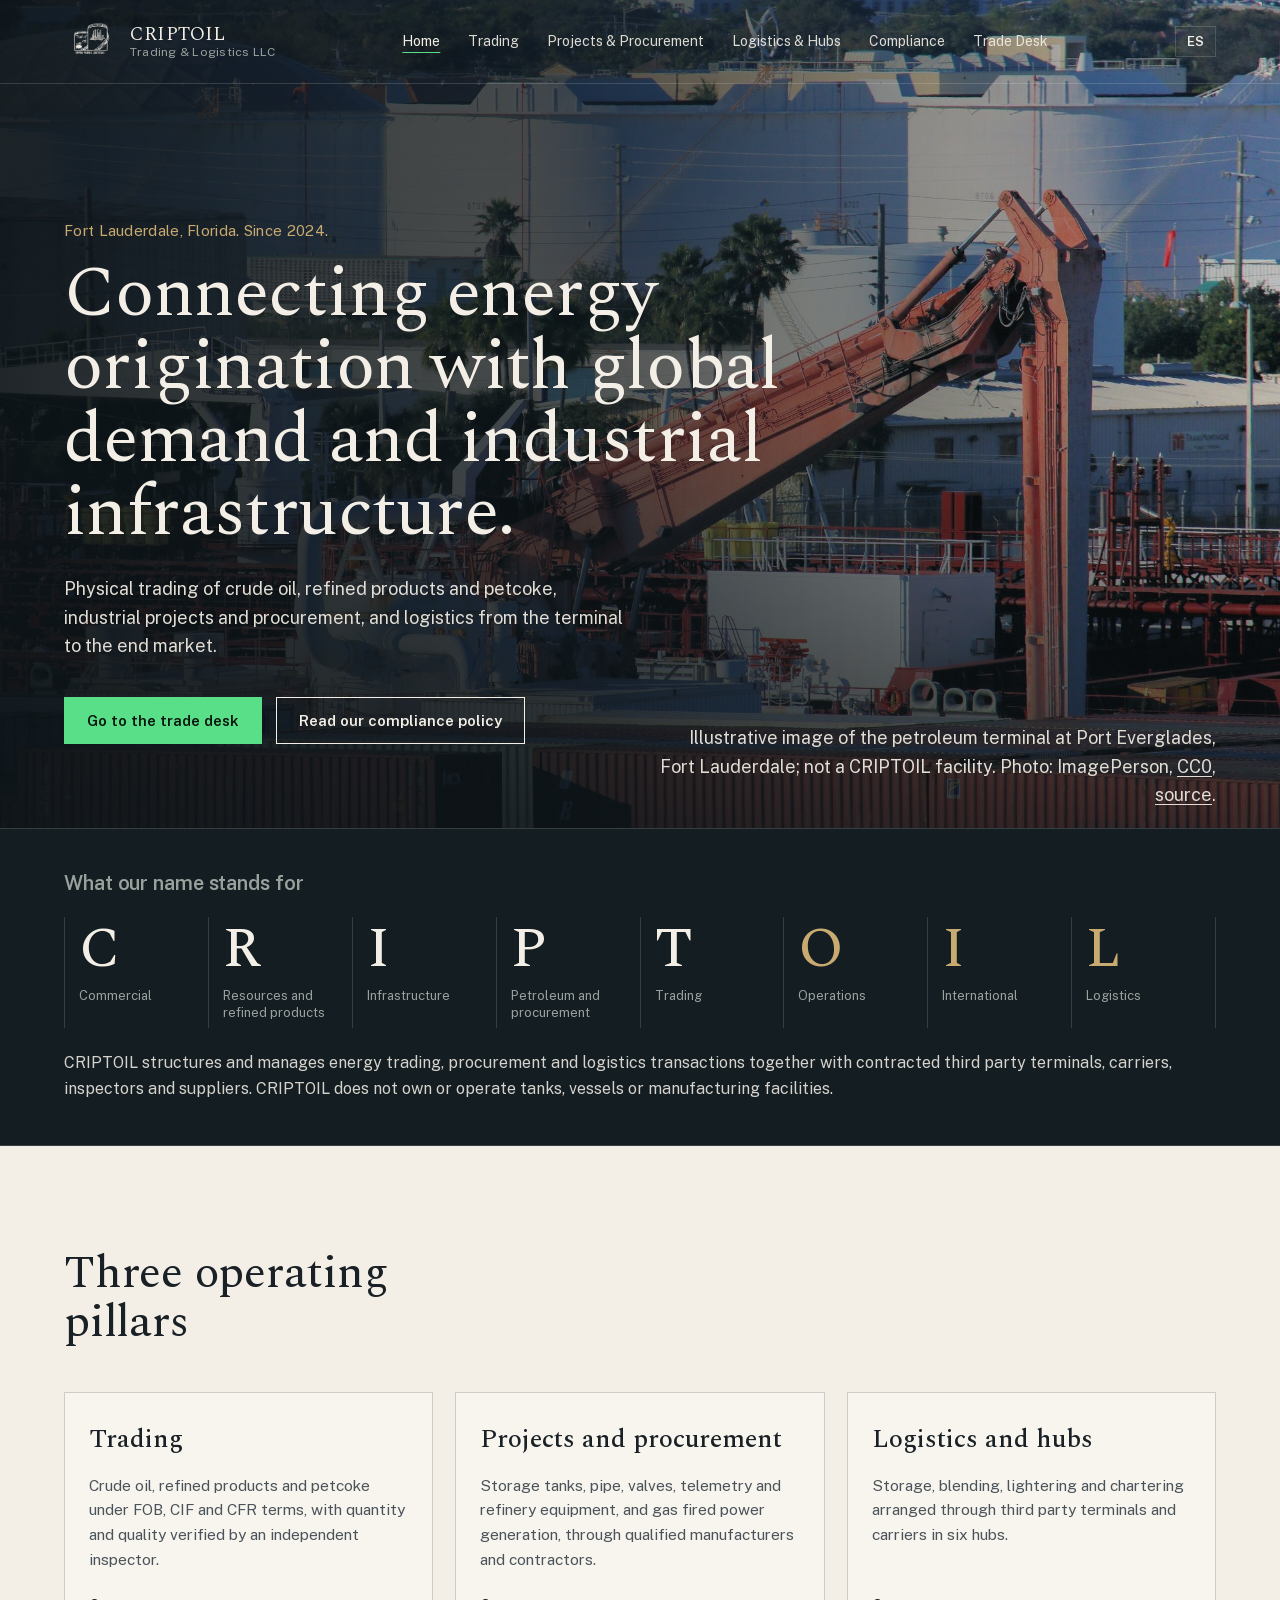
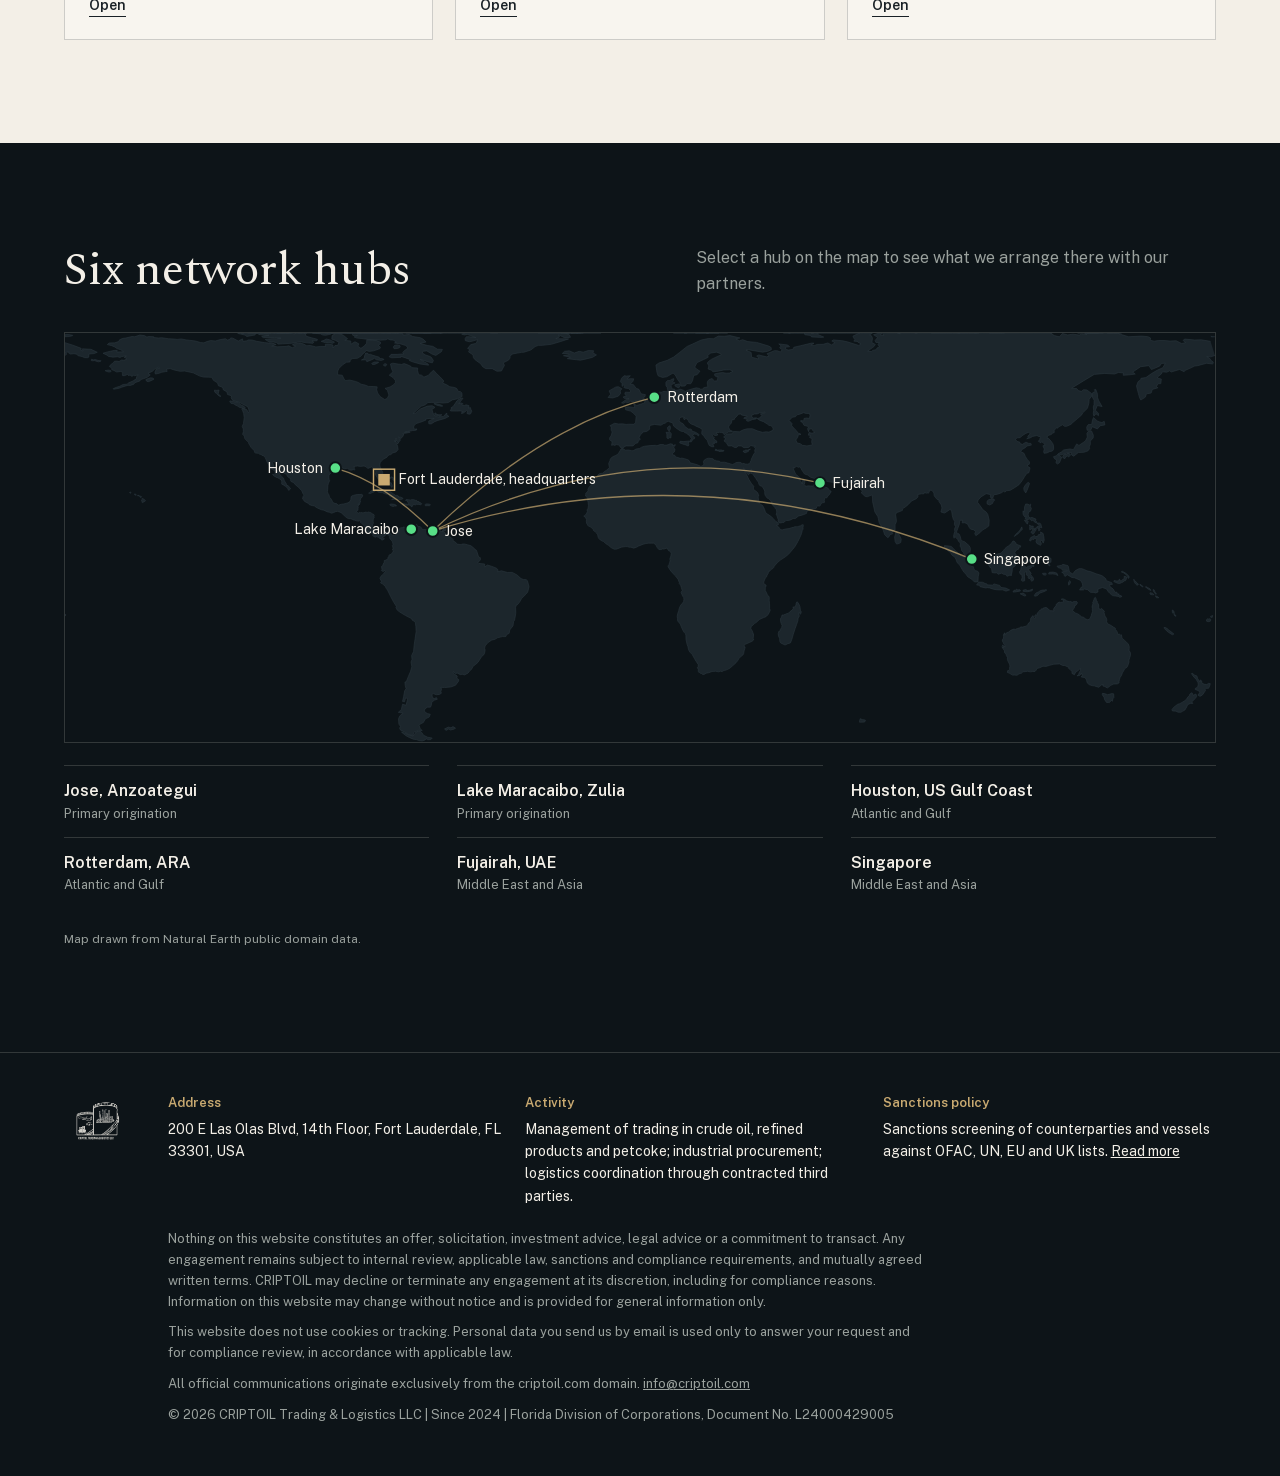
<file: index.html>
<!DOCTYPE html>
<html lang="en">
<head>
<meta charset="UTF-8">
<title>CRIPTOIL Trading &amp; Logistics LLC</title>
<meta name="viewport" content="width=device-width, initial-scale=1.0">
<link rel="canonical" href="https://www.criptoil.com/en/">
<meta http-equiv="refresh" content="0; url=en/">
<script>var l="en";try{if(localStorage.getItem("criptoil-lang")==="es")l="es";}catch(e){}location.replace(l+"/");</script>
</head>
<body><p><a href="en/">English</a> | <a href="es/">Español</a></p></body>
</html>
</file>
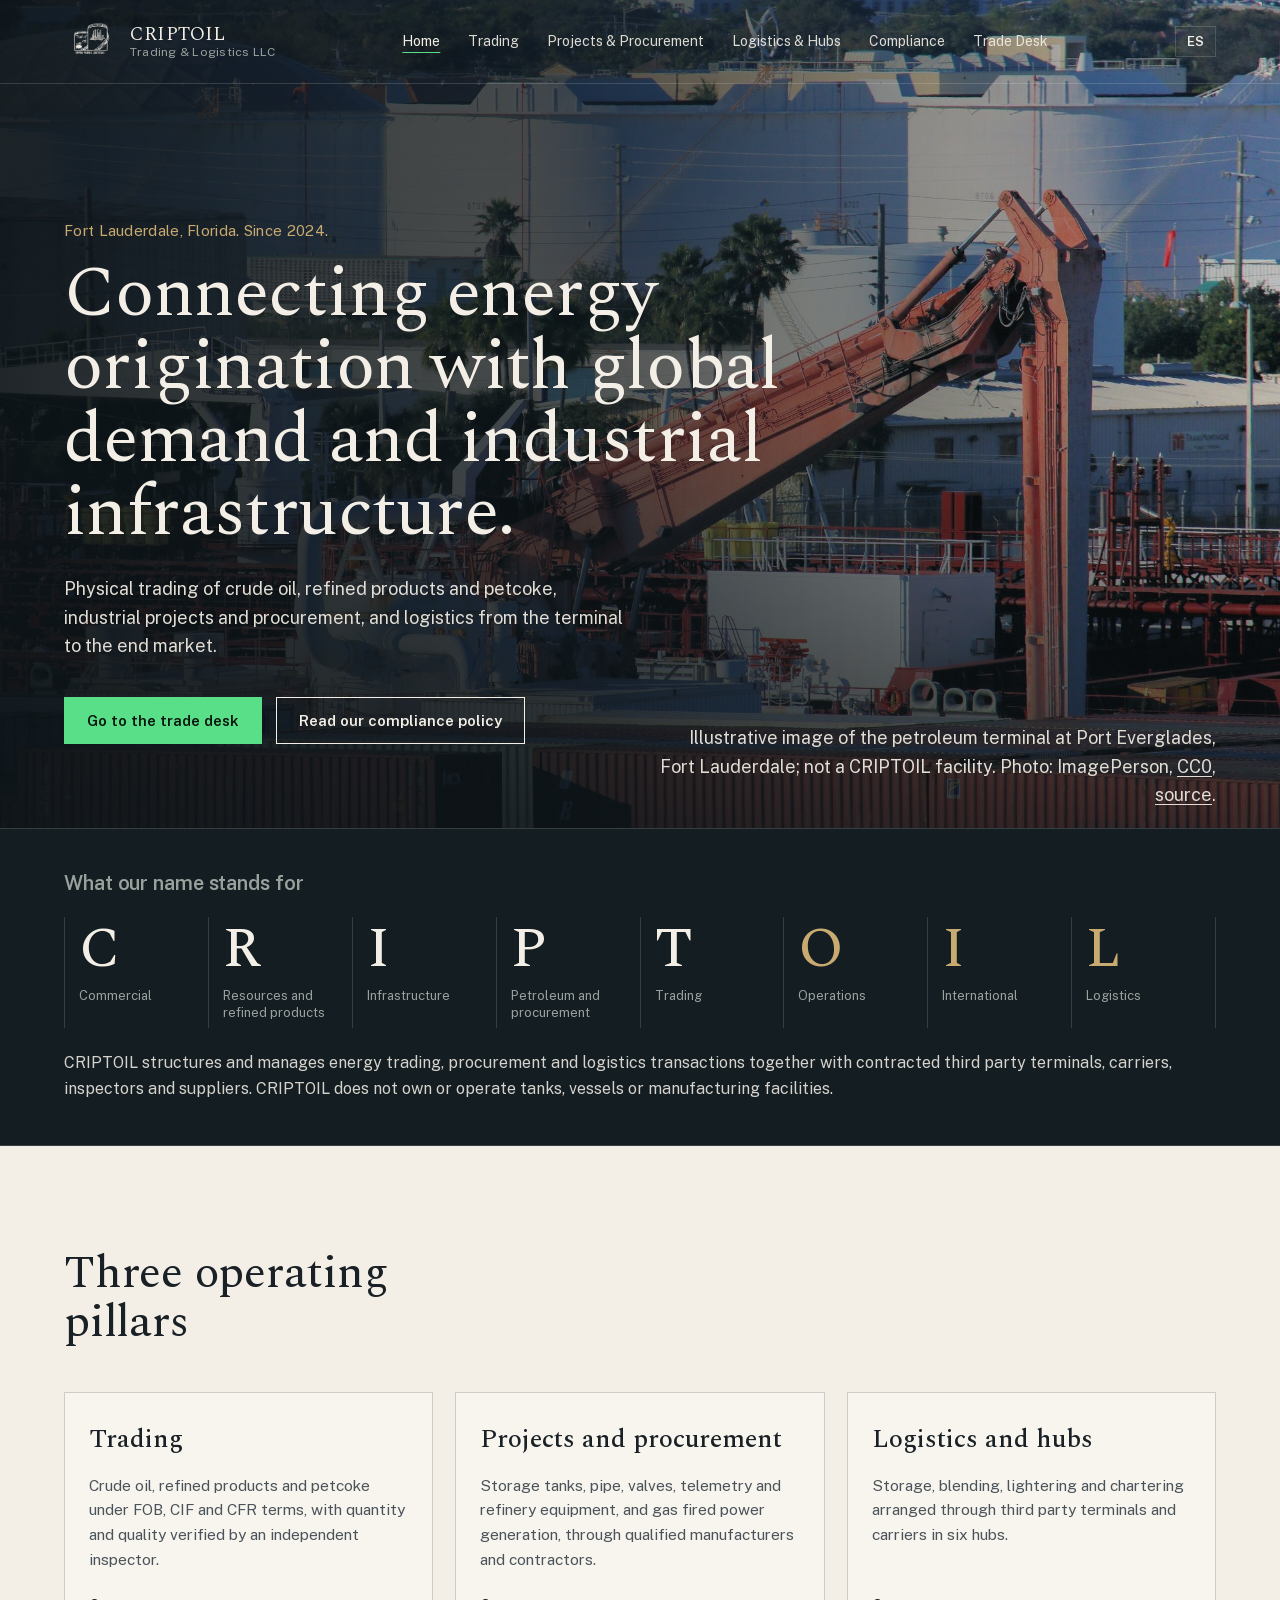
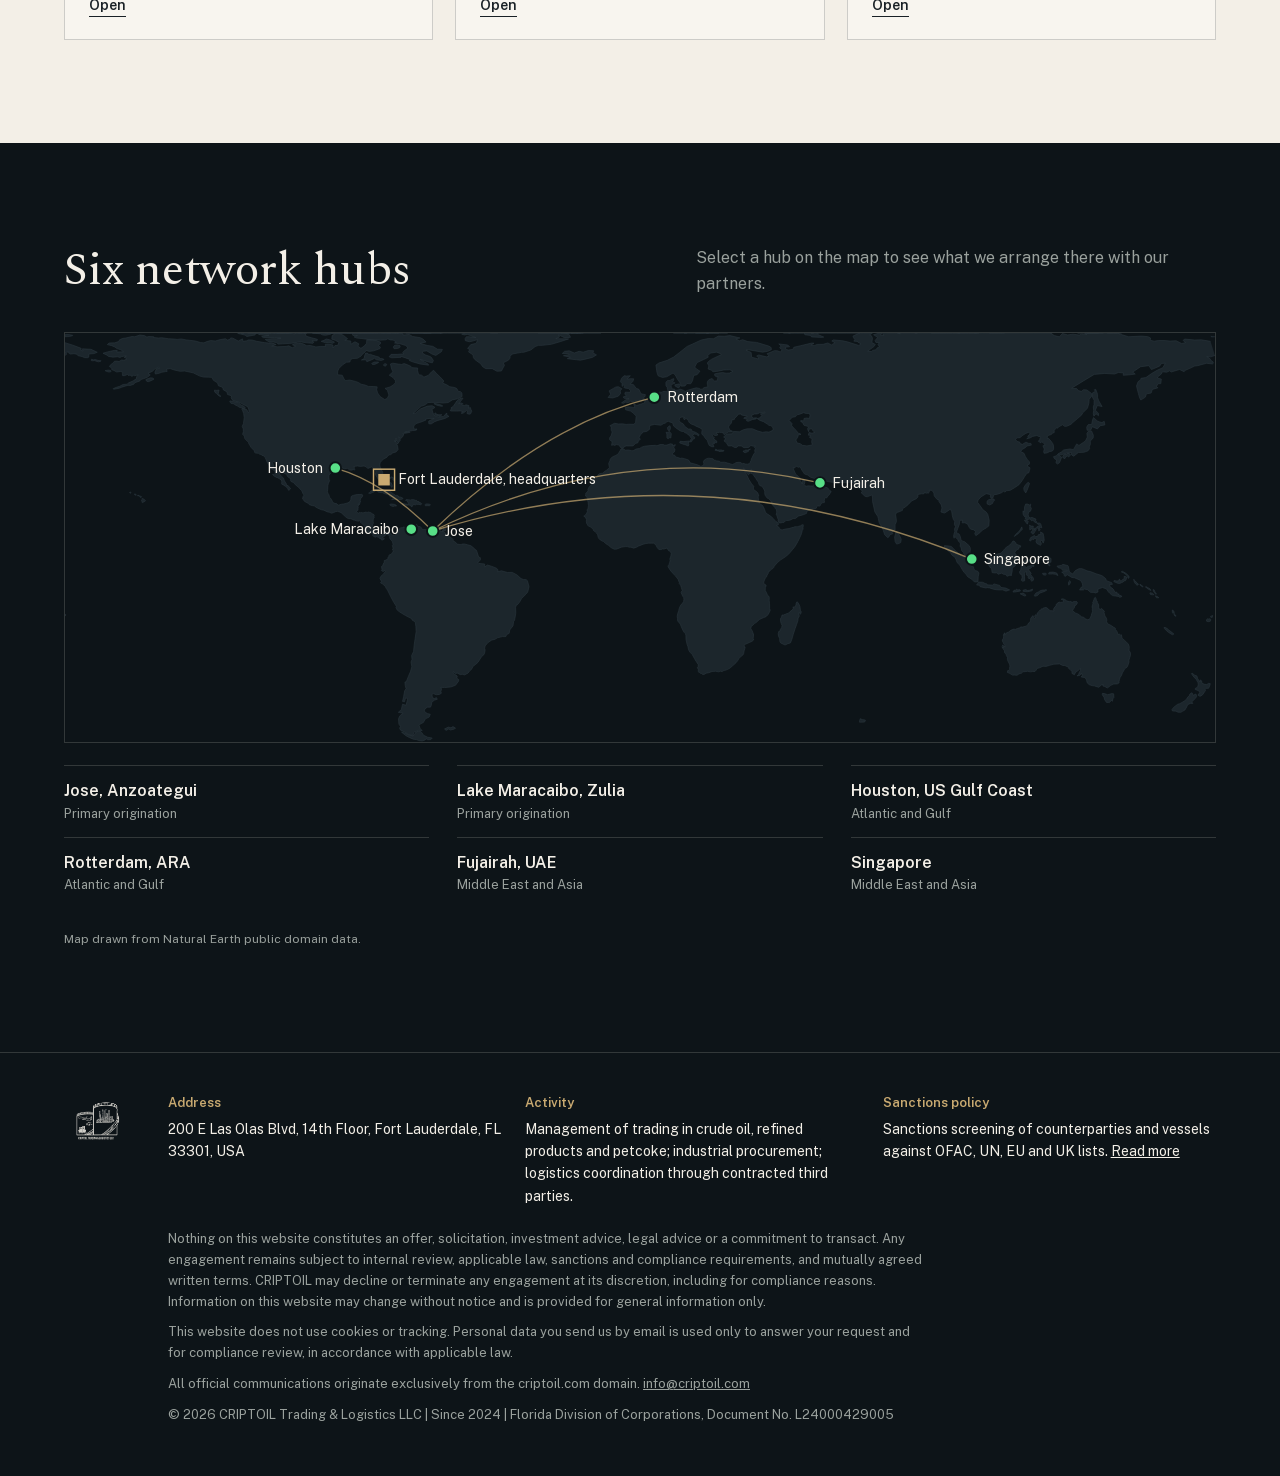
<file: en/index.html>
<!DOCTYPE html>
<html lang="en">
<head>
<meta charset="UTF-8">
<meta name="viewport" content="width=device-width, initial-scale=1.0">
<title>CRIPTOIL Trading &amp; Logistics LLC | Physical energy trading, projects and logistics</title>
<meta name="description" content="Florida company connecting energy origination with global demand: physical trading of crude oil, refined products and petcoke, industrial projects and procurement, and multi hub logistics.">
<link rel="canonical" href="https://www.criptoil.com/en/">
<link rel="alternate" hreflang="en" href="https://www.criptoil.com/en/">
<link rel="alternate" hreflang="es" href="https://www.criptoil.com/es/">
<link rel="alternate" hreflang="x-default" href="https://www.criptoil.com/en/">
<link rel="icon" type="image/png" href="../assets/img/favicon.png">
<meta property="og:site_name" content="CRIPTOIL Trading &amp; Logistics LLC">
<meta property="og:title" content="CRIPTOIL Trading &amp; Logistics LLC | Physical energy trading, projects and logistics">
<meta property="og:description" content="Florida company connecting energy origination with global demand: physical trading of crude oil, refined products and petcoke, industrial projects and procurement, and multi hub logistics.">
<meta property="og:type" content="website">
<meta property="og:url" content="https://www.criptoil.com/en/">
<meta property="og:image" content="https://www.criptoil.com/assets/img/terminal-port-everglades.jpg">
<link rel="preload" href="../assets/fonts/Spectral-400.woff2" as="font" type="font/woff2" crossorigin>
<link rel="stylesheet" href="../assets/css/style.css?v=83a8fcfa5f">
<script type="application/ld+json">{"@context": "https://schema.org", "@type": "Organization", "name": "CRIPTOIL Trading & Logistics LLC", "url": "https://www.criptoil.com/", "email": "info@criptoil.com", "logo": "https://www.criptoil.com/assets/img/favicon.png", "address": {"@type": "PostalAddress", "streetAddress": "200 E Las Olas Blvd, 14th Floor", "addressLocality": "Fort Lauderdale", "addressRegion": "FL", "postalCode": "33301", "addressCountry": "US"}}</script>
<script src="../assets/js/main.js?v=83a8fcfa5f" defer></script>
</head>
<body>
<a class="skip" href="#main">Skip to content</a>
<header class="top wrap">
  <a class="brand" href="index.html" aria-label="CRIPTOIL Trading &amp; Logistics LLC">
    <img src="../assets/img/criptoil-logo-light.png" alt="" width="52" height="52">
    <span>CRIPTOIL<small>Trading &amp; Logistics LLC</small></span>
  </a>
  <nav class="nav" id="mainNav" aria-label="Main"><a href="index.html" aria-current="page">Home</a><a href="trading.html">Trading</a><a href="projects.html">Projects & Procurement</a><a href="logistics.html">Logistics & Hubs</a><a href="compliance.html">Compliance</a><a href="trade-desk.html">Trade Desk</a></nav>
  <div class="tools">
    <a class="lang" href="../es/index.html" hreflang="es" lang="es">ES</a>
    <button class="menu" id="menuBtn" type="button" aria-controls="mainNav" aria-expanded="false">Menu</button>
  </div>
</header>
<main id="main">

<section class="hero hero-home wrap">
  <div class="hero-in">
    <p class="since">Fort Lauderdale, Florida. Since 2024.</p>
    <h1>Connecting energy origination with global demand and industrial infrastructure.</h1>
    <p>Physical trading of crude oil, refined products and petcoke, industrial projects and procurement, and logistics from the terminal to the end market.</p>
    <div class="actions"><a class="btn primary" href="trade-desk.html">Go to the trade desk</a><a class="btn ghost" href="compliance.html">Read our compliance policy</a></div>
  </div>
  <p class="photo-credit">Illustrative image of the petroleum terminal at Port Everglades, Fort Lauderdale; not a CRIPTOIL facility. Photo: ImagePerson, <a href="https://creativecommons.org/publicdomain/zero/1.0/">CC0</a>, <a href="https://commons.wikimedia.org/wiki/File:Port_Everglades_Ft._Lauderdale_Petroleum_Infrastructure_0497.jpg">source</a>.</p>
</section>
<section class="acronym wrap" aria-labelledby="acrT">
  <h2 id="acrT" class="acr-title">What our name stands for</h2>
  <ol class="acr"><li><b>C</b><span>Commercial</span></li><li><b>R</b><span>Resources and refined products</span></li><li><b>I</b><span>Infrastructure</span></li><li><b>P</b><span>Petroleum and procurement</span></li><li><b>T</b><span>Trading</span></li><li><b>O</b><span>Operations</span></li><li><b>I</b><span>International</span></li><li><b>L</b><span>Logistics</span></li></ol>
  <p class="acr-note">CRIPTOIL structures and manages energy trading, procurement and logistics transactions together with contracted third party terminals, carriers, inspectors and suppliers. CRIPTOIL does not own or operate tanks, vessels or manufacturing facilities.</p>
</section>
<section class="band paper wrap" aria-labelledby="pilT">
  <h2 id="pilT">Three operating pillars</h2>
  <div class="pillars"><a class="pillar" href="trading.html"><h3>Trading</h3><p>Crude oil, refined products and petcoke under FOB, CIF and CFR terms, with quantity and quality verified by an independent inspector.</p><span class="go">Open</span></a><a class="pillar" href="projects.html"><h3>Projects and procurement</h3><p>Storage tanks, pipe, valves, telemetry and refinery equipment, and gas fired power generation, through qualified manufacturers and contractors.</p><span class="go">Open</span></a><a class="pillar" href="logistics.html"><h3>Logistics and hubs</h3><p>Storage, blending, lightering and chartering arranged through third party terminals and carriers in six hubs.</p><span class="go">Open</span></a></div>
</section>
<section class="band wrap" id="hubs" aria-labelledby="hubT">
  <div class="net-head"><h2 id="hubT">Six network hubs</h2>
  <p>Select a hub on the map to see what we arrange there with our partners.</p></div>
  <div class="mapwrap"><svg class="hubmap" viewBox="0 0 1200 427" role="group" aria-labelledby="mapT mapD"><title id="mapT">Network hubs</title><desc id="mapD">Origination in Venezuela connected to Houston, Rotterdam, Fujairah and Singapore. Headquarters in Fort Lauderdale.</desc><rect width="1200" height="427" fill="#0d1418"/><path d="M374.2,419.8L378.5,421.8L383.2,422.7L381.7,424.3L378.5,424.5L376.8,423.3L375.7,424.7L372.8,425.7L369.2,425.3L366.8,424.3L363.3,423.8L359.1,422.0L355.7,420.2L351.1,416.5L353.9,417.2L358.6,419.4L363.0,420.6L364.7,419.0L365.8,416.8L368.8,415.4L371.2,415.8L372.5,417.3L374.2,419.8Z M404.8,410.7L407.5,412.2L406.5,413.3L402.0,414.3L400.5,413.2L397.7,414.7L396.0,413.2L400.0,411.2L402.8,412.0L404.8,410.7Z M834.3,406.0L829.1,406.2L829.1,404.5L829.6,403.1L829.8,402.4L831.9,403.4L835.1,403.9L835.2,404.5L834.3,406.0Z M1084.7,376.3L1087.9,377.4L1089.7,377.0L1092.3,376.3L1094.3,376.5L1094.5,380.5L1093.4,381.7L1093.0,384.3L1091.9,383.4L1089.6,385.8L1088.9,385.6L1086.8,385.5L1084.8,382.6L1084.3,380.4L1082.4,377.5L1082.5,376.0L1084.7,376.3Z M1176.7,376.7L1177.5,378.1L1179.9,376.7L1180.8,378.1L1180.8,379.5L1179.6,381.1L1177.4,383.5L1175.7,384.9L1176.9,386.5L1174.4,386.5L1171.5,387.8L1170.6,390.0L1168.7,393.3L1166.1,394.8L1164.4,395.8L1161.4,395.7L1159.2,394.6L1155.6,394.4L1155.0,393.1L1156.8,390.7L1161.0,387.4L1163.2,386.8L1165.6,385.5L1168.4,383.7L1170.4,382.0L1171.9,379.5L1173.2,378.7L1173.7,376.8L1176.0,375.3L1176.7,376.7Z M1182.0,360.8L1184.5,364.3L1184.5,362.0L1186.0,362.9L1186.5,365.5L1189.2,366.6L1191.5,366.8L1193.4,365.5L1195.1,365.9L1194.3,368.9L1193.2,370.8L1190.7,370.8L1189.8,371.8L1190.1,373.2L1189.6,373.8L1188.4,375.6L1186.7,377.9L1184.1,379.3L1183.6,378.4L1182.2,377.9L1184.1,375.2L1183.0,373.3L1179.4,372.0L1179.5,370.8L1181.9,369.6L1182.5,367.0L1182.3,364.9L1181.0,362.7L1181.1,362.1L1179.5,360.7L1176.9,357.7L1175.4,355.4L1176.7,355.1L1178.5,357.0L1181.1,357.8L1182.0,360.8Z M1157.1,314.1L1155.8,314.9L1154.0,314.0L1151.6,312.5L1149.4,310.7L1147.2,308.4L1146.8,307.3L1148.2,307.3L1150.1,308.4L1151.5,309.6L1152.6,310.5L1155.3,312.6L1157.1,314.1Z M1194.6,298.0L1195.7,299.0L1195.2,300.7L1193.1,301.2L1191.3,300.8L1191.0,299.3L1192.2,298.2L1193.7,298.6L1194.6,298.0Z M0.0,295.4M1197.9,296.2L1195.8,296.9L1195.3,295.7L1197.0,295.0L1198.0,294.8M0.0,293.8L0.7,293.6L0.3,295.2L0.0,295.4Z M1159.5,295.1L1158.4,295.6L1157.3,294.1L1157.4,293.2L1159.5,295.1Z M1157.0,290.0L1157.6,292.7L1156.7,292.3L1156.0,292.5L1155.5,291.5L1155.4,289.0L1157.0,290.0Z M766.9,285.4L767.4,289.4L768.3,291.0L767.9,292.6L767.3,293.6L766.2,291.6L765.6,292.6L766.2,295.1L765.9,296.5L765.0,297.3L764.8,300.1L763.5,304.0L761.8,308.6L759.8,314.9L758.5,319.5L757.0,323.4L754.3,324.2L751.4,325.6L749.4,324.7L746.8,323.5L745.9,321.8L745.7,318.8L744.5,316.2L744.2,313.8L744.8,311.4L746.3,310.8L746.3,309.7L747.9,307.2L748.2,305.0L747.4,303.4L746.8,301.3L746.5,298.3L747.7,296.4L748.2,294.3L749.8,294.2L751.7,293.5L752.9,292.9L754.4,292.8L756.3,290.9L759.0,288.9L760.0,287.2L759.6,285.8L761.0,286.2L762.8,283.9L762.9,281.8L764.0,280.4L765.1,281.8L766.0,283.2L766.9,285.4Z M1078.5,286.1L1079.7,288.7L1081.9,287.5L1083.0,288.9L1084.6,290.2L1084.2,291.7L1085.0,294.5L1085.5,296.2L1086.3,296.6L1087.2,299.4L1086.9,301.2L1088.0,303.4L1091.6,305.2L1093.9,306.8L1096.2,308.2L1095.7,309.0L1097.6,311.1L1098.9,314.7L1100.3,314.0L1101.6,315.4L1102.4,314.9L1103.0,318.5L1105.4,320.5L1106.9,321.8L1109.5,324.5L1110.5,327.2L1110.5,329.1L1110.3,331.1L1111.9,334.0L1111.7,336.9L1111.1,338.5L1110.2,341.4L1110.3,343.3L1109.6,345.7L1108.2,348.8L1105.7,350.4L1104.5,353.0L1103.4,354.6L1102.4,357.5L1101.1,359.2L1100.3,361.7L1099.8,364.0L1100.0,365.0L1098.1,366.2L1094.4,366.3L1091.3,367.7L1089.7,369.0L1087.7,370.4L1085.0,368.9L1082.9,368.3L1083.4,366.6L1081.6,367.2L1078.7,369.7L1075.8,368.8L1073.9,368.2L1072.0,368.0L1068.8,367.0L1066.6,365.0L1066.0,362.4L1065.3,360.7L1063.6,359.4L1060.4,359.0L1061.5,357.4L1060.7,354.9L1059.1,357.2L1056.1,357.8L1057.8,356.0L1058.4,354.0L1059.6,352.4L1059.4,349.9L1056.7,352.8L1054.6,353.9L1053.3,356.6L1050.7,355.2L1050.8,353.4L1048.7,351.0L1047.0,349.8L1047.6,349.0L1043.3,347.0L1041.0,346.9L1037.8,345.3L1031.8,345.6L1027.5,346.8L1023.7,347.9L1020.5,347.7L1017.0,349.4L1014.1,350.1L1013.4,351.9L1012.2,353.2L1009.4,353.3L1007.3,353.6L1004.3,353.0L1001.9,353.4L999.6,353.5L997.7,355.3L996.7,355.2L995.0,356.1L993.4,357.2L991.0,357.0L988.7,357.0L985.2,354.9L983.4,354.3L983.5,352.4L985.1,351.9L985.7,351.1L985.6,349.9L986.0,347.6L985.6,345.6L983.9,342.3L983.3,340.4L983.5,338.5L982.1,336.3L982.1,335.3L980.6,334.0L980.2,331.4L978.3,328.7L977.8,327.3L979.3,328.8L978.1,325.7L979.8,326.6L980.8,327.9L980.7,326.2L979.1,323.6L978.8,322.5L978.0,321.5L978.3,319.6L979.0,318.8L979.5,317.1L979.1,315.2L980.5,312.8L980.7,315.3L982.2,313.0L984.9,311.9L986.5,310.5L989.0,309.2L990.5,309.0L991.5,309.4L994.1,308.2L996.1,307.8L996.6,307.1L997.5,306.7L999.3,306.8L1002.9,305.9L1004.7,304.4L1005.5,302.6L1007.5,300.9L1007.6,299.6L1007.7,297.7L1010.0,294.9L1011.4,297.8L1012.9,297.1L1011.7,295.6L1012.7,293.9L1014.2,294.7L1014.6,292.1L1016.4,290.5L1017.2,289.2L1018.9,288.6L1019.0,287.7L1020.4,288.0L1020.5,287.2L1021.9,286.7L1023.6,286.3L1026.0,287.8L1027.9,289.8L1029.9,289.8L1032.1,290.1L1031.4,288.3L1033.0,285.6L1034.5,284.7L1033.9,283.9L1035.4,282.0L1037.4,280.8L1039.1,281.2L1041.9,280.6L1041.9,278.9L1039.4,277.8L1041.2,277.3L1043.4,278.1L1045.2,279.5L1048.0,280.4L1048.9,280.0L1051.0,281.0L1052.9,280.1L1054.2,280.4L1055.0,279.7L1056.5,281.4L1055.6,283.2L1054.4,284.5L1053.2,284.6L1053.6,286.0L1052.6,287.6L1051.4,289.3L1051.7,290.2L1054.3,292.1L1056.9,293.1L1058.6,294.3L1061.0,296.3L1062.0,296.3L1063.7,297.1L1064.2,298.1L1067.4,299.3L1069.6,298.1L1070.2,296.3L1070.9,294.9L1071.3,293.0L1072.3,290.4L1071.9,288.8L1072.1,287.8L1071.7,285.9L1072.2,283.4L1072.8,282.7L1072.3,281.6L1073.1,279.8L1073.7,278.0L1073.8,277.0L1075.1,275.8L1076.0,277.4L1076.2,279.5L1077.1,279.9L1077.2,281.3L1078.4,283.0L1078.7,284.9L1078.5,286.1Z M1140.4,275.2L1141.3,276.3L1139.0,276.3L1137.7,274.2L1139.7,275.0L1140.4,275.2Z M1002.4,274.3L1001.0,274.4L996.6,272.1L999.7,271.4L1001.4,272.4L1002.6,273.4L1002.4,274.3Z M1136.2,273.1L1134.9,273.2L1132.8,272.9L1132.1,272.3L1132.3,271.0L1134.5,271.5L1135.6,272.2L1136.2,273.1Z M1138.9,272.2L1138.4,272.8L1136.0,269.9L1135.3,267.9L1136.4,267.9L1137.6,270.6L1138.9,272.2Z M1014.8,274.0L1011.9,274.7L1011.5,274.3L1011.8,273.2L1013.3,271.2L1016.6,269.9L1017.0,269.1L1019.8,268.3L1022.1,268.2L1023.2,267.8L1024.5,268.2L1023.2,269.1L1019.8,270.6L1017.0,271.5L1014.8,274.0Z M993.0,267.2L994.2,268.1L996.3,267.8L997.1,269.2L993.2,269.9L990.9,270.3L989.1,270.3L990.3,268.4L992.1,268.4L993.0,267.2Z M1009.7,267.2L1009.2,269.0L1004.2,270.0L999.7,269.6L999.7,268.4L1002.4,267.7L1004.5,268.7L1006.7,268.4L1009.7,267.2Z M1132.9,268.0L1133.1,268.7L1130.4,267.3L1128.6,266.1L1127.4,264.9L1127.9,264.6L1129.4,265.4L1132.1,266.9L1132.9,268.0Z M1125.1,264.7L1124.5,264.9L1123.0,264.1L1121.6,262.8L1121.8,262.2L1123.8,263.6L1125.1,264.7Z M962.1,262.8L968.5,263.1L969.2,261.8L975.4,263.4L976.6,265.5L981.6,266.1L985.7,268.1L981.9,269.4L978.2,268.0L975.2,268.1L971.7,267.9L968.6,267.3L964.8,266.0L962.3,265.7L960.9,266.1L954.8,264.7L954.3,263.3L951.2,263.0L953.5,259.9L957.5,260.1L960.2,261.4L961.6,261.6L962.1,262.8Z M1049.1,260.9L1047.4,263.2L1047.0,260.7L1047.6,259.5L1048.3,258.3L1049.1,259.3L1049.1,260.9Z M1119.6,262.9L1118.7,263.3L1117.2,262.0L1115.8,259.9L1115.1,257.3L1115.5,257.0L1115.9,258.0L1116.9,258.8L1118.5,260.9L1120.1,262.0L1119.6,262.9Z M1106.6,258.5L1104.9,258.7L1104.3,259.7L1102.5,260.5L1100.8,261.3L1099.0,261.3L1096.3,260.3L1094.4,259.4L1094.7,258.3L1097.7,258.8L1099.5,258.6L1100.0,257.0L1100.5,256.9L1100.8,258.6L1102.7,258.4L1103.6,257.2L1105.5,256.1L1105.1,254.1L1107.1,254.0L1107.8,254.6L1107.7,256.4L1106.6,258.5Z M1024.2,251.7L1022.9,252.8L1020.6,252.2L1020.0,250.8L1023.3,250.6L1024.2,251.7Z M1034.9,250.5L1036.1,253.1L1033.3,251.7L1030.5,251.4L1028.6,251.6L1026.3,251.5L1027.1,249.7L1031.2,249.5L1034.9,250.5Z M1110.5,255.2L1109.4,256.1L1108.8,254.1L1108.0,252.8L1106.5,251.7L1104.6,250.3L1102.2,249.3L1103.1,248.5L1104.9,249.5L1106.1,250.2L1107.5,251.0L1108.8,252.4L1110.1,253.5L1110.5,255.2Z M1047.1,244.0L1048.1,249.4L1051.5,251.4L1054.3,247.9L1058.1,245.9L1061.1,245.9L1064.0,247.0L1066.4,248.2L1070.0,248.9L1075.8,251.2L1081.9,253.1L1084.2,254.8L1086.1,256.5L1086.6,258.4L1092.2,260.5L1093.0,262.3L1089.9,262.6L1090.6,264.8L1093.6,267.0L1095.8,270.6L1097.7,270.4L1097.6,271.9L1100.1,272.5L1099.1,273.1L1102.7,274.5L1102.3,275.5L1100.1,275.7L1099.3,274.9L1096.4,274.5L1093.0,274.0L1090.5,271.9L1088.6,270.0L1086.8,267.1L1082.5,265.6L1079.7,266.6L1077.6,267.7L1078.0,270.2L1075.4,271.3L1073.6,270.7L1070.1,270.6L1067.1,267.9L1063.8,267.2L1062.9,268.1L1058.7,268.2L1060.1,265.5L1062.2,264.6L1061.4,261.0L1059.8,258.2L1053.3,255.4L1050.6,255.1L1045.5,252.0L1044.6,253.6L1043.3,253.9L1042.5,252.7L1042.5,251.2L1040.0,249.6L1043.6,248.4L1045.9,248.5L1045.7,247.6L1040.8,247.6L1039.5,245.6L1036.5,245.0L1035.1,243.3L1039.6,242.5L1041.3,241.4L1046.6,242.8L1047.1,244.0Z M1017.5,235.4L1014.8,238.8L1012.3,239.4L1009.1,238.8L1003.5,238.9L1000.6,239.4L1000.1,241.9L1003.1,244.9L1004.9,243.4L1011.1,242.2L1010.9,243.8L1009.4,243.3L1008.0,245.3L1005.0,246.5L1008.2,250.8L1007.6,252.0L1010.6,255.8L1010.5,258.0L1008.8,259.0L1007.5,257.8L1009.1,255.1L1005.8,256.4L1005.0,255.4L1005.4,254.2L1003.0,252.2L1003.2,249.0L1001.0,250.0L1001.3,253.9L1001.4,258.6L999.3,259.1L997.9,258.1L998.8,255.1L998.3,251.8L996.9,251.8L995.9,249.5L997.3,247.4L997.7,244.7L999.4,239.7L1000.1,238.3L1003.0,235.8L1005.6,236.8L1009.8,237.3L1013.6,237.1L1016.9,234.7L1017.5,235.4Z M1029.0,236.4L1028.8,239.3L1027.1,239.0L1026.6,241.0L1027.9,242.8L1027.0,243.2L1025.7,241.1L1024.7,236.8L1025.3,234.1L1026.4,232.9L1026.7,234.8L1028.7,235.0L1029.0,236.4Z M952.7,259.7L949.0,259.8L946.2,257.0L941.9,254.3L940.5,252.2L938.0,249.5L936.3,247.0L933.8,242.4L930.9,239.6L929.9,236.7L928.7,234.1L925.7,232.0L923.9,229.1L921.4,227.3L917.9,223.6L917.6,221.9L919.8,222.0L924.9,222.7L927.9,225.9L930.5,228.2L932.3,229.6L935.5,233.2L938.9,233.2L941.7,235.5L943.6,238.3L946.1,239.8L944.8,242.6L946.7,243.7L947.9,243.8L948.5,246.1L949.6,248.0L952.1,248.3L953.7,250.4L952.9,254.5L952.7,259.7Z M992.9,234.1L996.7,237.2L992.7,237.6L991.6,239.8L991.7,242.9L988.5,245.1L988.4,248.5L987.2,253.6L986.7,252.4L982.9,253.9L981.6,251.9L979.2,251.7L977.5,250.6L973.6,251.8L972.3,250.2L970.2,250.4L967.4,250.0L966.9,245.5L965.2,244.6L963.6,241.7L963.2,238.8L963.6,235.7L965.5,233.5L968.0,234.6L970.6,234.0L971.2,231.2L972.7,230.6L976.7,229.8L979.0,227.2L980.7,225.1L982.0,223.8L984.8,222.0L987.4,219.7L989.1,217.1L990.4,217.1L992.1,218.8L992.3,220.2L994.5,221.1L997.3,222.1L997.0,223.5L994.8,223.6L995.4,225.3L992.9,226.4L991.0,229.4L993.5,232.6L992.9,234.1Z M1021.3,212.1L1021.6,214.3L1021.8,216.2L1020.7,219.3L1019.4,215.9L1017.9,217.5L1018.9,220.0L1018.0,221.6L1014.1,219.6L1013.1,217.2L1014.1,215.6L1012.0,214.1L1011.0,215.4L1009.4,215.3L1007.0,217.2L1006.4,216.2L1007.7,213.4L1009.8,212.4L1011.6,211.2L1012.8,212.7L1015.3,211.8L1015.9,210.3L1018.2,210.2L1018.0,207.6L1020.7,209.2L1021.0,210.9L1021.3,212.1Z M870.7,219.5L867.8,220.3L866.2,217.6L865.7,212.8L867.2,207.4L869.5,209.3L871.0,211.6L872.6,215.1L872.1,218.6L870.7,219.5Z M396.9,206.5L394.1,206.8L393.5,206.5L394.5,205.6L394.4,204.3L396.3,203.9L397.0,204.0L396.9,206.5Z M1013.3,205.9L1012.1,207.0L1011.0,209.1L1010.0,210.1L1007.9,207.8L1008.6,206.9L1009.5,206.0L1009.8,203.9L1011.7,203.7L1011.1,205.9L1013.6,202.7L1013.3,205.9Z M995.0,209.1L990.6,212.3L992.2,209.9L994.6,207.9L996.6,205.6L998.4,202.3L999.0,205.0L996.8,206.8L995.0,209.1Z M1006.3,200.5L1008.3,201.5L1010.4,201.5L1010.3,202.9L1008.8,204.4L1006.7,205.4L1006.6,203.8L1006.8,202.1L1006.3,200.5Z M1018.3,199.6L1019.3,203.3L1016.7,202.5L1016.8,203.6L1017.6,205.6L1016.0,206.4L1015.9,204.0L1014.9,203.9L1014.3,201.8L1016.3,202.1L1016.3,200.8L1014.2,198.3L1017.4,198.4L1018.3,199.6Z M1005.1,196.6L1004.2,199.5L1002.8,197.8L1001.1,195.3L1003.9,195.4L1005.1,196.6Z M1004.4,178.5L1006.5,179.4L1007.5,178.5L1007.8,179.4L1007.2,180.8L1008.4,183.2L1007.5,185.9L1005.5,187.0L1005.0,189.7L1005.8,192.4L1007.5,192.8L1009.0,192.4L1013.2,194.2L1012.8,196.0L1013.9,196.8L1013.6,198.4L1011.0,196.7L1009.8,195.0L1008.9,196.2L1006.8,194.2L1003.8,194.7L1002.1,194.0L1002.3,192.6L1003.3,191.7L1002.3,191.0L1001.9,192.2L1000.2,190.2L999.7,188.8L999.6,185.6L1001.0,186.7L1001.3,181.5L1002.4,178.5L1004.4,178.5Z M381.4,179.4L380.5,180.2L378.0,180.2L376.0,180.3L375.9,178.9L376.3,178.4L379.1,178.4L380.8,178.7L381.4,179.4Z M343.7,180.6L342.7,181.1L340.8,180.6L338.9,179.4L339.3,178.6L340.7,178.4L341.4,178.5L343.7,178.8L345.4,179.6L346.0,180.5L343.7,180.6Z M358.1,173.9L361.0,174.4L361.4,173.9L364.0,173.9L366.0,174.7L366.8,174.6L367.4,175.8L369.3,175.8L369.1,176.8L370.6,176.9L372.3,178.1L371.0,179.5L369.4,178.7L367.9,178.9L366.8,178.7L366.2,179.3L364.9,179.5L364.4,178.7L363.3,179.2L362.0,181.5L361.1,181.0L361.0,180.0L358.8,179.4L357.2,179.7L355.2,179.4L353.6,180.0L351.8,179.0L352.1,177.9L355.2,178.4L357.7,178.7L358.9,177.9L357.4,176.5L357.4,175.2L355.3,174.7L356.0,173.8L358.1,173.9Z M967.8,177.9L964.9,179.5L962.2,178.4L962.1,175.6L963.7,174.1L967.4,173.1L969.3,173.2L970.0,174.5L968.6,176.0L967.8,177.9Z M81.5,176.5L81.0,177.1L80.2,176.6L80.3,175.7L79.8,174.5L79.9,174.1L80.5,173.5L80.3,172.9L80.5,172.6L80.7,172.6L82.0,173.2L82.6,173.5L83.1,173.9L84.0,175.1L83.9,175.3L82.6,176.0L81.5,176.5Z M79.7,171.3L78.6,171.6L78.0,170.9L77.7,170.6L77.6,170.4L78.0,170.1L79.1,170.4L80.0,170.9L79.7,171.3Z M77.5,169.5L77.4,169.9L75.6,169.8L75.8,169.4L77.5,169.5Z M74.5,169.1L74.3,169.3L74.1,169.2L72.9,169.1L72.5,168.3L72.4,168.2L73.2,167.7L73.5,168.0L74.5,169.1Z M68.8,166.9L68.4,167.2L67.3,166.6L67.5,166.3L68.0,166.0L68.8,166.1L68.8,166.9Z M334.4,164.2L335.7,165.5L338.8,165.1L340.0,165.9L342.8,167.9L344.9,169.4L346.0,169.4L348.0,170.1L347.8,171.0L350.2,171.2L352.7,172.5L352.3,173.3L350.1,173.7L347.9,173.9L345.6,173.6L340.8,173.9L343.0,172.1L341.7,171.2L339.5,171.0L338.4,170.0L337.6,168.1L335.7,168.3L332.6,167.4L331.6,166.7L327.3,166.2L326.1,165.5L327.4,164.7L324.1,164.5L321.7,166.2L320.3,166.3L319.8,167.1L318.2,167.5L316.8,167.1L318.5,166.1L319.2,164.9L320.7,164.2L322.4,163.5L325.0,163.2L325.8,162.8L328.6,163.1L331.3,163.1L334.4,164.2Z M341.5,160.9L340.7,161.1L339.9,159.2L338.6,158.2L339.4,156.1L340.4,156.2L341.5,159.0L341.5,160.9Z M1003.9,164.2L1002.5,166.9L1000.7,164.1L1000.4,161.6L1002.3,158.3L1005.0,155.8L1006.5,156.8L1005.9,158.8L1003.9,164.2Z M340.6,151.5L337.0,152.1L336.7,150.8L338.3,150.6L340.5,150.7L340.6,151.5Z M343.3,151.5L342.8,153.9L342.1,153.4L342.2,151.7L340.7,150.4L340.7,150.0L343.3,151.5Z M1048.8,126.3L1049.2,127.4L1047.3,129.4L1046.0,128.4L1044.3,129.1L1043.4,131.1L1041.2,130.1L1041.2,128.6L1043.1,126.6L1045.0,126.9L1046.4,125.5L1048.8,126.3Z M715.3,121.2L713.0,122.6L713.3,123.2L713.3,123.5L709.9,124.9L708.3,124.4L707.5,123.1L709.1,123.0L709.3,122.9L709.8,122.1L712.2,122.2L715.3,121.2Z M679.0,121.1L680.8,122.2L683.4,122.0L685.9,122.2L685.8,122.8L687.6,122.4L687.2,123.4L682.4,123.7L682.4,123.1L678.4,122.5L679.0,121.1Z M651.7,112.7L650.5,115.3L651.0,116.3L650.3,118.0L647.8,116.8L646.1,116.4L641.4,114.7L641.9,113.0L645.8,113.3L649.2,112.9L651.7,112.7Z M630.7,102.7L632.7,105.1L632.2,109.5L630.7,109.3L629.4,110.4L628.1,109.5L628.0,105.5L627.2,103.6L629.0,103.7L630.7,102.7Z M1069.9,116.3L1068.7,118.9L1069.2,120.6L1067.5,123.0L1063.2,124.5L1057.4,124.7L1052.6,128.6L1050.4,127.3L1050.3,124.8L1044.5,125.5L1040.5,127.1L1036.6,127.1L1040.0,129.6L1037.8,135.3L1035.6,136.7L1034.0,135.4L1034.8,132.4L1032.7,131.4L1031.4,129.1L1034.5,128.1L1036.3,126.0L1039.6,124.3L1042.1,122.0L1048.7,121.0L1052.3,121.7L1055.7,115.7L1058.0,117.3L1062.9,114.0L1064.8,112.7L1066.8,108.6L1066.3,104.9L1067.7,102.8L1071.2,102.2L1073.1,106.8L1072.9,109.5L1069.9,112.8L1069.9,116.3Z M631.9,99.6L630.8,102.1L629.3,101.5L628.5,99.2L629.2,98.0L631.3,96.7L631.9,99.6Z M1079.7,92.8L1082.0,93.5L1084.4,92.1L1085.1,95.9L1080.2,96.8L1077.3,100.1L1072.0,97.8L1070.2,101.5L1066.5,101.5L1066.1,98.2L1067.7,95.6L1071.3,95.4L1072.2,90.8L1073.2,88.2L1077.1,91.7L1079.7,92.8Z M387.8,84.9L390.2,85.3L393.3,85.3L391.6,86.6L390.4,86.8L386.2,85.4L385.4,84.3L386.6,83.3L387.8,84.9Z M394.0,76.4L392.4,76.4L388.0,75.4L384.9,73.8L386.1,73.5L390.5,74.4L393.9,75.8L394.0,76.4Z M188.3,78.4L186.6,78.8L181.2,77.3L180.1,76.1L177.2,75.0L176.6,74.0L173.1,73.4L171.9,71.6L172.1,70.8L175.6,71.5L177.7,72.1L180.8,72.4L181.9,73.6L183.6,75.1L186.9,76.5L188.3,78.4Z M412.9,71.1L410.7,74.0L412.9,72.9L415.1,73.6L413.9,74.8L416.9,75.7L418.4,74.9L421.7,75.9L420.7,78.3L423.0,77.8L423.5,79.5L424.5,81.6L423.1,84.5L421.6,84.7L419.4,84.0L420.1,81.3L419.2,80.9L415.3,83.8L413.3,83.7L415.7,82.1L412.5,81.3L408.9,81.5L402.4,81.4L401.9,80.4L404.0,79.2L402.6,78.3L405.4,76.3L408.8,71.0L410.9,69.1L413.8,67.9L415.3,68.1L414.7,69.0L412.9,71.1Z M157.6,59.9L160.8,59.6L159.8,63.4L162.7,66.1L161.4,66.1L159.4,64.6L158.2,63.1L156.5,62.0L155.9,60.5L156.1,59.5L157.6,59.9Z M1078.8,70.9L1082.2,76.8L1077.3,75.7L1075.2,80.5L1078.5,83.9L1078.4,86.3L1075.8,84.3L1073.6,86.8L1073.0,84.0L1073.4,80.8L1073.0,77.2L1073.8,74.7L1073.9,70.2L1072.0,66.9L1072.3,62.4L1075.4,60.8L1074.0,59.3L1075.5,58.8L1076.4,61.0L1077.5,64.2L1077.5,67.5L1078.8,70.9Z M577.4,65.9L571.5,67.8L566.7,67.3L569.4,63.8L567.7,60.4L572.2,57.8L574.8,56.3L577.6,56.1L581.1,58.2L579.3,60.5L579.9,62.9L577.4,65.9Z M642.3,54.7L640.3,57.4L636.8,55.5L636.3,54.1L641.2,53.0L642.3,54.7Z M90.0,49.7L86.7,50.9L84.9,50.1L84.4,48.5L87.5,47.3L89.2,46.8L91.5,47.0L92.9,48.1L90.0,49.7Z M590.0,44.6L586.4,48.2L589.8,47.7L593.5,47.8L592.6,50.5L589.6,53.5L593.0,53.7L596.3,58.0L598.6,58.5L600.6,62.3L601.6,63.6L605.6,64.3L605.2,66.4L603.5,67.4L604.8,69.1L601.8,70.8L597.4,70.8L591.7,71.7L590.1,71.1L587.9,72.6L584.9,72.2L582.5,73.5L580.7,72.9L585.6,69.4L588.6,68.6L583.4,68.1L582.4,66.7L585.9,65.7L584.1,63.9L584.7,61.7L589.7,62.0L590.2,60.1L587.9,58.0L583.9,57.4L583.1,56.5L584.3,55.0L583.2,54.1L581.4,55.7L581.2,52.5L579.5,50.8L580.7,47.3L583.3,44.6L586.0,44.9L590.0,44.6Z M48.1,40.3L46.0,40.8L43.8,40.2L41.8,39.3L45.1,38.7L47.7,39.1L48.1,40.3Z M335.8,32.8L334.5,34.6L333.0,34.3L332.1,33.3L332.3,33.1L333.6,32.1L334.9,32.1L335.8,32.8Z M327.0,31.0L323.1,32.8L320.8,32.8L320.0,31.8L322.5,30.3L327.1,30.3L327.0,31.0Z M27.6,27.4L29.6,28.0L31.7,27.7L34.4,28.6L37.7,29.0L37.4,29.4L34.9,30.1L32.4,29.4L31.1,28.8L28.2,29.0L27.4,28.7L27.6,27.4Z M316.1,21.2L316.7,22.6L318.5,22.1L320.4,23.0L324.0,24.1L327.9,25.2L328.2,26.8L330.6,26.5L333.0,27.6L330.0,28.7L324.8,27.9L323.0,26.4L319.7,28.1L314.9,29.9L313.8,27.9L309.3,28.2L312.2,26.6L312.6,23.9L313.7,20.9L316.1,21.2Z M551.6,18.5L550.9,20.7L554.6,22.9L550.3,25.5L540.7,27.8L537.8,28.4L533.4,27.9L524.1,26.8L527.4,25.3L520.1,23.7L526.0,23.1L525.9,22.1L518.9,21.3L521.2,19.1L526.2,18.6L531.4,20.9L536.5,19.1L540.7,20.0L546.1,18.3L551.6,18.5Z M347.1,16.2L343.4,16.4L342.5,14.7L344.0,12.8L347.0,12.4L349.6,13.3L349.7,14.7L349.3,15.2L347.1,16.2Z M0.0,10.1L8.2,12.7L16.9,16.0L16.6,18.1L18.9,18.9L18.1,16.5L27.1,17.0L33.7,20.1L30.4,21.5L24.9,21.9L24.8,25.2L23.5,25.8L20.4,25.7L17.8,24.6L13.4,23.6L12.6,22.2L9.3,21.6L5.5,22.0L3.7,20.9L4.4,19.6L0.4,20.4L1.9,22.0L0.0,23.4M1200.0,23.4L1195.7,24.9L1191.4,24.7L1194.4,26.4L1196.4,29.2L1197.9,30.1L1198.3,31.5L1197.4,32.3L1191.2,31.6L1181.9,34.1L1178.9,34.5L1173.8,36.9L1169.0,38.9L1167.8,40.4L1163.0,38.1L1154.3,40.7L1152.8,39.5L1149.6,40.9L1145.1,40.5L1144.1,42.7L1140.1,45.9L1140.2,47.2L1144.0,48.0L1143.5,52.8L1140.4,53.0L1139.0,55.8L1140.4,57.2L1134.6,58.9L1133.4,62.7L1128.4,63.5L1127.4,66.9L1122.6,70.0L1121.4,67.7L1120.0,62.9L1118.1,55.4L1119.7,50.8L1122.5,48.8L1122.7,47.3L1127.9,46.5L1133.8,42.3L1139.6,38.9L1145.6,36.2L1148.2,31.5L1144.2,31.8L1142.2,34.6L1133.7,38.2L1131.0,34.1L1122.4,35.2L1114.1,40.8L1116.8,42.9L1109.4,43.8L1104.2,44.1L1104.5,41.7L1099.3,41.2L1095.2,42.8L1085.0,42.2L1074.0,43.2L1063.2,49.7L1050.4,57.6L1055.7,58.0L1057.3,60.1L1060.5,60.9L1062.7,59.2L1066.3,59.4L1071.2,63.1L1071.3,65.9L1068.7,69.3L1068.4,73.2L1066.9,78.6L1061.9,83.4L1060.7,85.7L1056.2,89.6L1051.7,93.4L1049.6,95.4L1045.1,97.4L1043.0,97.4L1040.9,95.8L1036.5,98.2L1035.9,99.3L1034.7,99.1L1033.2,100.3L1032.2,101.4L1032.3,103.8L1030.6,104.5L1030.0,105.1L1028.8,106.1L1026.6,106.7L1025.1,107.6L1025.0,109.0L1024.6,109.4L1026.0,109.9L1027.8,111.4L1030.7,115.3L1031.5,117.5L1031.6,121.3L1030.3,123.2L1027.3,123.8L1024.6,125.2L1021.6,125.5L1021.2,123.6L1021.9,121.1L1020.4,117.7L1022.9,117.1L1020.6,114.3L1019.0,113.6L1018.6,114.3L1017.6,114.5L1017.5,113.9L1016.6,113.6L1015.7,113.1L1016.6,111.6L1017.4,111.2L1017.1,110.6L1018.0,108.8L1017.7,108.2L1015.8,107.9L1014.2,107.0L1009.6,108.0L1007.1,109.5L1003.5,110.4L1005.3,108.9L1004.6,107.6L1007.2,105.3L1005.5,103.6L1002.6,104.8L998.8,107.1L996.7,109.2L993.5,109.4L991.8,111.0L993.5,113.2L996.3,113.8L996.4,115.3L999.0,116.2L1002.7,113.9L1005.7,115.2L1007.9,115.2L1008.4,117.0L1003.7,117.9L1002.1,119.7L998.9,121.4L997.2,123.7L1000.8,125.6L1002.1,128.8L1004.1,131.9L1006.4,134.5L1006.3,136.9L1004.2,137.9L1005.0,139.6L1007.0,140.7L1006.5,143.4L1005.6,146.0L1003.8,146.3L1001.3,149.9L998.6,154.3L995.5,158.3L990.9,161.4L986.3,164.2L982.5,164.6L980.5,166.1L979.4,165.0L977.5,166.6L972.8,168.3L969.3,168.8L968.1,172.3L966.3,172.5L965.4,170.1L966.2,168.8L961.7,167.7L960.2,168.3L955.7,171.1L952.9,174.3L952.2,176.6L954.8,180.1L957.9,184.5L960.9,186.5L962.9,189.2L964.4,195.4L964.0,201.3L961.2,203.5L957.4,205.6L954.7,208.4L950.5,211.5L949.3,209.4L950.3,207.1L947.8,205.2L945.0,204.7L943.6,203.0L941.9,199.5L939.0,198.0L936.1,198.1L936.6,195.4L933.7,195.5L933.4,199.1L931.6,204.0L930.5,207.0L930.7,209.4L932.9,209.5L934.3,212.5L934.9,215.4L936.7,217.3L938.7,217.7L940.5,219.4L941.2,219.7L943.2,221.8L944.6,224.0L944.8,226.2L944.4,227.8L944.8,228.9L945.0,230.9L946.2,231.8L947.5,234.7L947.4,235.9L945.1,236.1L941.9,233.6L938.0,231.0L937.6,229.3L935.6,227.0L935.2,224.3L934.0,222.5L934.4,220.0L933.6,218.6L932.3,217.3L931.7,215.7L930.0,213.8L928.3,212.2L927.8,214.2L927.2,212.3L927.5,210.2L928.5,207.1L928.2,204.6L929.2,202.0L928.1,200.0L928.4,196.4L927.0,194.7L925.9,190.7L925.3,186.5L923.9,183.7L921.7,185.4L917.9,187.8L916.0,187.5L914.0,186.7L915.1,182.6L914.4,179.4L911.8,175.6L912.2,174.4L910.3,173.9L907.9,171.2L906.9,169.5L906.8,167.8L906.1,166.2L904.7,164.2L901.7,164.1L902.0,165.5L900.9,167.3L899.5,166.7L899.0,167.3L898.1,166.9L896.8,166.6L896.3,167.8L894.0,167.8L889.9,168.5L890.1,171.0L888.3,173.0L883.5,175.2L879.8,179.1L877.3,181.2L874.0,183.4L874.0,185.0L872.3,185.8L869.3,187.0L867.8,187.2L866.7,189.7L867.4,194.0L867.6,196.8L866.2,200.0L866.2,205.6L864.5,205.8L863.0,208.3L864.0,209.4L860.9,210.4L859.8,212.7L858.5,213.6L855.3,210.5L853.8,205.8L852.5,202.5L851.3,200.9L849.5,197.7L848.7,193.5L848.1,191.4L845.1,186.8L843.7,180.4L842.7,176.1L842.7,172.1L842.1,168.9L837.2,170.9L834.9,170.5L830.6,166.5L832.1,165.3L831.2,164.0L827.3,161.2L824.8,160.3L823.8,157.9L821.2,155.4L815.1,156.0L809.7,156.1L805.0,156.5L798.7,155.5L795.1,154.8L791.3,154.3L789.9,150.2L788.3,149.6L785.7,150.2L782.4,151.8L778.3,150.7L774.9,148.2L771.7,147.2L769.5,144.1L767.0,139.6L765.3,140.2L763.1,139.0L761.9,140.4L759.9,140.2L760.6,141.7L760.3,142.4L761.4,144.9L762.7,147.8L764.3,148.6L764.9,149.7L767.2,151.1L767.4,152.5L767.0,153.6L767.5,154.8L768.4,155.7L768.9,156.8L769.4,157.6L769.1,155.2L770.0,153.4L771.0,153.1L772.0,154.1L772.0,156.1L771.3,158.0L771.9,159.3L772.5,159.1L772.7,160.1L775.3,159.5L778.0,159.6L780.0,159.7L782.3,157.5L784.8,155.3L786.9,153.3L787.9,152.1L788.3,152.4L788.0,153.8L787.5,154.4L788.0,157.0L789.5,159.3L791.3,160.5L793.8,161.0L795.8,161.6L797.3,163.5L798.2,164.6L799.4,165.0L799.4,165.8L798.1,167.7L797.6,168.7L796.2,169.8L795.0,172.0L793.4,171.9L792.8,172.7L792.2,174.4L792.6,176.6L792.3,177.0L790.8,177.0L788.7,178.2L788.4,179.8L787.6,180.6L785.5,180.5L784.2,181.4L784.2,182.7L782.6,183.6L780.8,183.3L778.6,184.5L777.0,184.6L774.6,185.5L774.0,187.0L773.9,188.2L770.6,189.6L765.2,191.1L762.3,193.5L760.8,193.7L759.8,193.5L757.8,194.8L755.7,195.5L752.9,195.7L752.1,195.9L751.4,196.7L750.5,197.0L750.0,197.8L748.3,197.7L747.2,198.2L744.9,198.0L744.1,196.1L744.2,194.3L743.6,193.3L743.0,190.8L742.0,189.4L742.7,189.3L742.3,187.7L742.7,187.1L742.6,185.7L742.2,184.2L741.2,183.2L740.9,181.9L739.2,180.7L737.4,177.9L736.5,175.2L734.2,172.9L732.7,172.3L730.5,169.2L730.1,166.8L730.2,164.9L728.3,161.2L726.8,159.9L725.0,159.2L723.8,157.3L724.0,156.5L723.1,154.8L722.1,154.0L720.8,151.6L718.8,148.9L717.1,146.6L715.4,146.6L716.0,144.8L716.1,143.6L716.5,142.3L716.4,141.8L715.5,143.1L714.8,145.6L713.9,147.4L713.1,148.0L712.0,146.9L710.5,145.4L708.1,140.6L707.7,140.9L709.1,144.4L711.2,147.8L713.7,153.0L714.9,154.8L716.0,156.7L719.0,160.4L718.3,161.0L718.4,163.1L722.3,166.1L722.9,166.8L724.0,170.1L723.2,170.7L723.7,174.1L724.9,178.1L726.2,178.9L728.0,180.1L730.0,184.0L730.9,187.1L732.7,188.7L737.3,191.8L739.1,193.7L740.9,195.7L742.0,196.8L743.6,197.8L744.4,198.9L744.3,200.2L742.4,201.0L743.8,201.9L744.9,202.6L745.6,203.9L747.1,205.3L748.7,205.4L751.9,204.5L755.5,204.1L758.4,203.1L760.1,202.8L761.3,202.2L763.2,202.1L764.2,202.1L765.8,201.6L767.5,201.2L769.1,200.1L770.4,200.1L770.4,201.0L770.1,202.9L770.2,204.7L769.4,205.9L768.5,209.5L766.9,213.2L764.8,217.5L762.0,222.4L759.1,226.1L755.2,230.7L751.9,233.4L746.9,236.7L743.8,239.2L740.1,243.3L739.4,245.0L738.6,245.8L736.3,247.1L735.5,248.5L734.2,248.8L733.7,251.1L732.7,252.5L732.0,254.7L730.7,255.8L729.1,259.9L729.3,261.8L731.5,263.0L731.6,263.9L730.7,265.9L730.8,266.9L730.6,268.5L731.8,270.6L733.2,273.9L734.4,274.6L734.9,276.1L734.8,279.4L735.2,282.4L735.3,287.6L735.9,289.2L734.9,291.6L733.6,293.9L731.5,296.0L728.5,297.2L724.7,298.9L720.9,302.4L719.7,303.0L717.3,305.4L716.0,306.2L715.7,308.6L717.3,311.1L717.9,313.0L718.0,314.0L718.5,313.9L718.4,317.1L717.9,318.7L718.7,319.3L718.2,320.7L716.8,321.8L714.1,323.0L710.0,324.8L708.6,326.0L708.9,327.4L709.7,327.6L709.4,329.4L708.6,331.8L708.2,334.6L707.3,336.1L705.1,337.8L704.4,338.3L703.0,340.0L702.1,341.7L700.2,344.1L696.4,347.5L694.1,349.5L691.6,351.0L688.1,352.3L686.4,352.5L685.9,353.4L683.9,352.9L682.3,353.6L678.6,352.9L676.6,353.3L675.2,353.2L671.8,354.5L669.0,355.0L666.9,356.3L665.4,356.3L664.0,355.2L662.9,355.1L661.4,353.6L661.3,354.1L660.8,353.2L660.8,351.2L659.8,349.0L660.8,348.4L660.7,345.8L658.6,342.7L656.9,339.9L656.9,339.9L654.5,335.5L652.0,333.0L650.7,330.6L650.0,327.3L649.1,324.9L648.0,319.8L647.9,315.8L647.5,313.9L646.2,312.6L644.5,309.8L642.8,305.8L642.0,303.7L639.3,300.5L639.1,297.9L638.8,295.8L639.3,292.9L640.4,289.8L640.6,288.4L641.7,285.4L642.5,284.0L644.4,281.8L645.5,280.3L645.8,277.9L645.6,276.0L644.6,274.8L643.7,272.8L642.9,270.8L643.1,270.1L644.1,268.8L643.1,265.5L642.4,263.3L640.8,261.2L641.1,260.5L640.6,259.5L639.7,257.0L637.0,253.5L633.6,250.1L631.4,247.3L629.3,243.9L629.4,242.8L630.2,241.7L631.0,239.3L631.6,236.8L631.0,236.3L632.2,232.6L632.6,229.9L631.4,227.7L629.8,227.2L629.2,225.7L628.3,225.2L628.3,224.3L624.9,225.5L623.6,225.3L622.3,226.0L619.7,226.0L617.9,223.9L616.8,221.5L614.4,219.3L611.9,219.3L609.0,219.3L606.2,219.7L603.5,220.4L598.3,222.4L596.5,223.5L593.5,224.5L590.5,223.5L589.0,223.6L586.6,222.9L584.5,222.9L580.6,223.5L578.2,224.5L574.9,225.7L574.3,225.6L573.4,225.7L570.0,224.1L567.0,221.5L564.1,219.7L561.9,217.5L561.0,217.3L558.6,216.0L556.8,214.2L556.3,213.0L555.8,210.5L554.4,208.5L553.1,207.2L552.2,206.8L551.4,206.1L551.0,204.6L550.5,203.9L549.6,203.4L547.8,202.0L546.4,201.7L545.6,200.8L545.6,200.3L544.6,199.6L544.4,198.9L543.9,196.3L544.3,194.8L542.9,192.2L541.3,191.1L542.7,190.4L544.3,188.1L545.1,186.4L544.8,184.6L545.8,182.9L546.2,179.8L545.8,176.5L545.4,174.8L545.7,173.2L544.9,171.6L543.1,170.1L543.3,168.7L543.4,167.2L544.7,166.3L545.8,164.5L545.6,163.4L546.7,161.0L548.6,158.9L549.7,158.4L550.6,156.4L550.7,154.7L551.9,152.6L554.1,151.4L556.2,148.0L557.9,146.7L561.0,146.3L563.7,144.0L565.3,143.1L568.1,140.3L567.3,136.2L568.6,133.3L569.0,131.6L571.1,129.3L574.5,127.8L577.0,126.4L579.2,122.9L580.2,120.9L582.7,120.9L584.7,122.3L587.9,122.1L591.3,122.8L592.8,122.9L596.0,121.0L599.6,120.5L601.7,119.1L604.9,118.1L610.5,117.5L616.1,117.2L617.7,117.7L620.9,116.4L624.4,116.4L625.8,117.1L628.1,116.9L631.7,115.6L634.0,116.0L633.9,117.7L636.8,116.5L637.0,117.1L635.3,118.7L635.3,120.3L636.5,121.1L636.0,124.0L633.8,125.7L634.5,127.5L636.2,127.5L637.0,129.1L638.3,129.6L642.2,130.8L643.6,130.5L646.4,131.1L650.8,132.6L652.4,135.5L655.4,136.2L660.1,137.6L663.6,139.2L665.3,138.4L666.8,136.8L666.1,134.3L667.1,132.6L669.5,131.1L671.8,130.6L676.3,131.3L677.5,132.8L678.7,132.8L679.8,133.4L683.1,133.8L683.9,134.9L688.3,134.8L691.5,135.7L694.8,136.7L696.4,137.2L698.9,136.1L700.3,135.2L703.3,134.9L705.6,135.3L706.5,137.0L707.3,135.9L710.0,136.7L712.6,136.9L714.2,136.0L715.2,134.9L715.0,134.8L715.8,133.2L716.5,130.7L717.0,129.8L717.1,129.8L718.3,127.1L719.9,124.7L720.0,124.6L719.7,122.1L720.5,120.7L719.3,119.2L720.5,117.9L718.5,118.2L715.7,117.4L713.4,119.4L708.4,119.7L705.7,117.9L702.1,117.8L701.3,119.2L699.0,119.6L695.8,117.8L692.1,117.9L690.2,114.6L687.7,112.7L689.3,110.1L687.2,108.5L690.9,105.3L696.1,105.2L697.5,102.7L703.8,103.1L707.8,101.0L711.7,100.0L717.2,99.9L723.0,102.3L727.8,103.6L731.7,103.1L734.6,103.4L738.5,101.6L739.0,100.2L738.2,97.9L736.3,96.7L734.4,96.3L733.2,95.3L728.9,92.5L725.1,91.2L722.3,89.3L724.7,88.7L727.4,85.9L725.6,84.6L730.5,83.2L730.4,82.5L727.4,83.1L724.7,83.3L722.5,84.4L719.4,84.6L716.5,85.8L716.7,87.9L718.4,88.7L721.8,88.5L721.1,89.7L717.5,90.3L712.9,92.2L711.1,91.5L711.8,90.0L708.2,89.0L708.8,88.3L712.0,87.2L711.0,86.5L705.8,85.6L705.6,84.4L702.5,84.8L701.3,86.6L698.7,89.1L698.8,89.9L697.1,90.7L696.1,90.4L695.2,94.4L693.5,95.8L692.3,98.1L693.3,100.1L693.7,101.3L696.6,102.4L696.0,103.2L692.1,103.4L690.6,104.4L687.9,106.2L686.8,104.7L686.9,104.0L684.8,103.9L683.1,103.6L679.1,104.5L681.4,106.3L679.7,106.9L677.8,106.9L676.1,105.2L675.4,105.9L676.2,107.9L677.8,109.5L676.6,110.2L678.4,111.7L680.1,112.7L680.1,114.6L677.0,113.7L678.0,115.4L675.9,115.7L677.2,118.7L675.0,118.7L672.2,117.3L671.0,114.6L670.4,112.4L669.1,110.9L667.4,108.9L667.2,108.0L666.6,107.8L666.5,107.0L664.7,105.9L664.4,104.3L664.7,102.0L665.1,101.0L664.6,100.5L663.9,100.2L662.9,99.1L661.5,98.5L658.4,97.2L656.4,96.0L653.4,95.0L650.6,92.6L651.3,92.3L649.7,90.9L649.7,89.8L647.5,89.3L646.5,90.7L645.5,89.6L645.6,88.5L645.7,88.4L646.5,88.1L643.8,87.6L641.1,88.8L641.3,90.5L640.9,91.4L642.0,93.1L645.1,94.8L646.8,97.5L650.5,100.2L653.1,100.2L653.9,100.9L653.0,101.6L656.0,102.8L658.4,103.8L661.3,105.6L661.6,106.2L661.0,107.4L659.1,105.8L656.2,105.3L654.8,107.4L657.2,108.7L656.8,110.4L655.4,110.6L653.7,113.5L652.3,113.7L652.3,112.7L653.0,110.9L653.7,110.2L652.4,108.3L651.4,106.6L650.0,106.2L649.0,104.7L646.9,104.1L645.4,102.8L643.0,102.6L640.4,101.1L637.3,98.9L635.0,97.0L634.0,93.7L632.3,93.3L629.6,92.2L628.1,92.6L626.2,94.2L624.8,94.4L621.8,96.3L615.2,95.4L610.3,96.5L610.0,98.5L610.1,100.4L607.0,102.7L602.7,103.4L602.4,104.5L600.4,106.3L599.1,109.1L600.4,111.0L598.4,112.4L597.7,114.6L595.2,115.3L592.8,117.8L588.6,117.9L585.4,117.8L583.3,119.0L582.1,120.3L580.4,120.0L579.2,118.9L578.3,117.0L575.2,116.4L573.8,117.3L572.1,116.8L570.3,117.2L570.8,114.6L570.5,112.5L569.0,112.2L568.2,111.0L568.5,108.8L569.8,107.6L570.1,106.2L570.8,104.2L570.7,102.8L570.0,101.6L569.9,100.5L570.1,98.1L568.7,96.7L573.4,94.2L577.5,94.9L582.0,94.8L585.5,95.4L588.3,95.2L593.7,95.3L595.4,93.3L596.0,86.7L592.6,83.2L590.1,81.5L585.0,80.2L584.7,77.8L589.0,77.1L594.6,77.9L593.5,74.1L596.7,75.6L604.5,73.0L605.5,70.2L608.4,69.6L611.0,68.9L612.8,68.0L615.7,63.1L620.3,61.7L623.0,61.8L623.7,61.1L626.5,60.9L627.1,61.6L629.3,60.0L628.6,58.7L628.4,56.8L627.1,55.0L627.0,51.6L627.5,50.7L628.5,49.7L631.4,49.5L632.6,48.5L635.3,47.6L635.2,49.3L634.2,50.4L634.6,51.3L636.4,51.8L635.6,53.1L634.6,52.7L632.2,55.1L633.1,56.8L633.1,58.1L636.5,58.8L636.5,60.0L639.9,59.4L641.7,58.5L645.5,59.8L647.1,60.9L649.3,59.9L654.5,58.3L658.7,57.2L662.1,57.8L662.3,58.6L665.5,58.6L666.3,57.2L670.9,56.1L670.2,53.3L670.3,50.8L671.9,48.7L675.1,47.5L677.7,50.0L680.4,50.0L681.0,47.4L681.4,45.4L680.2,45.8L678.1,44.7L677.8,42.7L682.0,41.8L686.2,41.3L689.8,41.9L693.3,41.8L697.1,39.9L693.6,38.4L687.5,38.6L681.7,39.8L676.2,40.5L674.3,38.7L671.1,37.6L671.8,34.3L670.2,31.3L671.8,29.4L674.8,27.3L682.4,23.7L684.7,23.0L684.3,21.6L679.7,20.0L673.9,20.9L670.7,23.3L671.2,25.3L665.9,28.0L659.5,30.9L657.1,35.6L659.4,37.9L662.6,39.8L659.6,43.5L656.1,44.3L654.8,49.9L652.9,53.0L648.9,52.7L647.0,55.3L643.1,55.5L642.1,52.4L639.3,48.6L636.8,43.8L634.5,41.8L627.9,45.7L623.5,46.4L618.9,44.7L617.7,41.2L616.6,33.5L619.7,31.3L628.5,28.5L635.1,25.1L641.2,20.4L649.2,14.0L654.8,11.5L663.9,7.3L671.3,5.8L676.7,6.0L681.8,3.2L687.9,3.4L693.9,2.7L704.3,5.2L700.0,6.1L703.7,8.1L707.1,7.0L712.6,9.0L721.7,9.8L734.3,13.6L736.9,15.2L737.1,17.4L733.4,19.1L727.9,20.0L713.1,17.5L710.6,17.9L716.0,20.3L716.5,25.3L720.8,26.3L723.4,27.2L723.8,25.6L721.7,24.1L723.9,22.9L732.0,24.9L734.8,24.1L732.5,21.7L740.3,18.4L743.4,18.6L746.5,19.8L748.4,17.5L745.7,15.5L747.3,13.5L744.8,11.4L754.2,12.5L756.1,14.4L751.9,14.8L751.9,16.6L754.5,17.8L759.6,17.1L760.5,14.9L767.4,13.3L779.1,10.5L781.6,10.6L778.3,12.7L782.4,13.0L784.8,11.9L791.1,11.8L796.0,10.4L799.8,12.4L803.6,10.2L800.1,8.3L801.8,7.2L811.7,8.2L816.3,9.2L828.4,13.0L830.6,11.3L827.2,9.5L827.1,8.8L823.1,8.5L824.2,6.9L822.4,4.3L822.3,3.2L828.5,0.2L830.6,0.0L833.1,0.0L842.0,0.0L842.6,0.0L839.5,2.0L841.6,3.0L842.6,5.4L841.9,9.9L845.6,12.0L844.1,14.2L837.6,18.9L841.4,19.4L842.7,18.2L846.4,17.4L847.3,15.7L850.2,14.1L848.2,12.2L849.8,10.0L846.1,9.8L845.3,7.9L848.0,4.6L843.7,1.8L849.6,0.0L848.9,0.0L850.5,0.0L852.3,0.0L851.0,2.2L854.5,2.8L853.0,0.4L858.6,0.0L865.5,0.0L871.7,0.8L868.7,0.0L868.4,0.0L874.2,0.0L882.2,0.0L889.4,0.0L886.7,0.0L890.6,0.0L894.4,0.0L900.9,0.0L909.7,0.0L910.8,0.0L919.5,0.0L922.3,0.0L929.7,0.0L935.9,0.0L936.8,0.0L940.0,0.0L947.8,0.0L953.6,0.0L949.0,0.0L956.6,0.0L957.5,0.0L960.5,0.0L970.3,0.0L977.8,0.0L980.4,0.0L979.6,0.0L975.9,0.0L967.2,0.0L964.7,0.0L968.8,0.0L973.7,0.0L976.7,0.0L978.4,0.0L979.9,0.0L985.2,0.0L995.9,0.0L996.7,0.0L1010.7,0.0L1010.9,0.0L1017.9,0.0L1023.3,0.0L1028.6,0.0L1030.2,0.0L1028.2,0.1L1032.4,2.7L1037.6,4.0L1040.8,0.5L1046.2,2.0L1051.9,1.2L1058.3,2.2L1060.8,1.2L1066.2,1.7L1063.8,0.0L1068.2,0.0L1098.3,0.0L1101.2,1.3L1109.9,3.9L1123.4,3.2L1130.0,3.8L1132.8,5.2L1132.4,7.6L1136.5,8.5L1140.9,7.9L1146.8,7.8L1153.1,8.4L1159.5,8.1L1165.3,11.0L1169.4,10.0L1166.7,7.8L1168.2,6.3L1178.8,7.3L1185.7,7.1L1195.3,8.7M0.0,10.1Z M763.7,102.5L765.4,104.8L767.0,105.0L768.0,105.9L765.2,106.2L764.6,108.8L764.1,109.9L762.9,110.7L762.9,112.4L764.0,114.8L767.2,115.5L769.5,117.2L774.2,117.8L779.4,116.9L779.7,116.1L779.1,113.7L779.6,110.2L777.0,109.1L777.9,106.8L775.7,106.6L776.4,103.8L779.5,104.6L782.5,103.6L780.0,101.6L779.1,99.7L776.4,100.5L776.0,103.0L775.0,100.8L774.8,100.0L775.6,98.6L775.0,97.4L771.1,96.3L769.6,93.3L767.8,92.5L767.7,91.4L770.9,91.7L771.1,89.2L773.9,88.7L776.8,89.2L777.4,86.0L776.8,83.9L773.5,84.0L770.6,83.2L766.8,84.7L763.7,85.4L762.2,87.4L758.9,87.9L755.6,91.4L758.6,94.5L758.3,96.8L761.9,100.7L763.7,102.5Z M281.2,9.6L279.1,10.8L274.6,9.8L271.9,10.2L267.3,8.7L270.3,7.6L272.6,6.2L276.1,7.1L278.1,7.7L279.1,8.4L281.2,9.6Z M0.0,1.6M1200.0,3.9L1196.3,4.1L1195.8,3.0M0.0,1.6Z M0.0,1.6L0.4,1.5L3.3,1.5L8.1,2.4L7.8,2.9L4.4,3.7L0.0,3.9L0.0,1.6Z M298.2,8.3L298.2,11.8L302.6,9.1L306.6,11.3L305.6,13.8L308.8,16.0L312.3,13.6L314.7,10.7L314.9,7.1L319.7,7.3L324.6,7.8L329.1,9.5L329.3,11.1L326.8,12.9L329.1,14.7L328.7,16.3L322.2,18.6L317.5,19.2L314.1,18.2L313.1,19.8L309.9,22.6L308.9,24.1L305.1,26.4L300.3,26.6L297.7,28.0L297.4,30.2L293.6,30.6L289.5,33.3L285.9,37.0L284.6,39.7L284.4,43.5L289.3,44.1L290.8,47.2L292.3,49.7L297.0,49.1L303.2,50.5L306.5,51.8L308.9,53.4L313.1,54.3L316.6,55.7L322.1,55.9L325.8,56.2L325.2,59.1L326.2,62.5L328.7,66.2L333.6,69.4L336.2,68.3L338.0,64.8L336.3,59.6L333.9,57.8L339.2,56.3L343.0,53.9L344.9,51.6L344.6,49.4L342.3,46.5L338.3,44.0L342.2,40.5L340.8,37.5L339.6,32.3L342.0,31.5L347.7,32.4L351.1,32.8L353.9,31.9L357.0,33.0L361.1,34.9L362.1,36.2L368.0,36.5L367.9,39.3L369.0,43.5L372.1,44.0L374.5,46.0L379.3,44.1L382.5,40.5L384.7,38.9L387.3,41.9L391.7,46.1L395.3,50.1L394.0,52.2L398.4,54.1L401.4,56.0L406.7,56.9L408.9,58.0L410.2,60.8L412.8,61.2L414.1,62.5L414.4,66.2L412.0,67.5L409.6,68.7L404.1,69.8L399.9,72.6L394.3,73.1L387.1,72.4L382.1,72.4L378.7,72.6L375.9,75.0L371.6,76.5L366.8,80.9L363.0,84.0L365.8,83.4L371.2,79.1L378.2,76.3L383.2,75.9L386.1,77.6L382.9,79.8L384.0,83.4L385.1,85.9L389.4,87.6L394.9,87.1L398.3,83.4L398.5,85.8L400.7,87.0L396.5,89.2L389.2,91.2L385.8,92.5L382.1,94.9L379.6,94.7L379.5,91.9L385.3,89.1L379.9,89.2L376.2,89.6L376.8,90.7L373.2,92.3L369.8,93.5L366.3,94.5L364.4,96.6L364.0,97.2L363.9,99.0L365.0,100.7L366.4,100.8L366.1,99.6L367.0,100.3L366.8,101.3L364.5,101.8L362.9,101.8L360.5,102.3L359.0,102.5L357.1,102.7L354.3,103.6L359.2,103.0L360.2,103.6L355.5,104.6L353.4,104.7L353.5,104.2L352.5,105.2L353.5,105.3L352.7,107.7L350.3,110.3L350.1,109.4L349.3,109.3L348.2,108.4L348.9,110.2L349.7,110.8L349.8,112.1L348.7,113.4L346.9,116.0L346.6,115.9L347.6,113.6L345.9,112.4L345.5,109.6L344.9,111.0L345.6,113.1L343.5,112.6L345.7,113.7L345.8,116.9L346.8,117.1L347.1,118.3L347.6,121.6L345.5,124.1L342.0,125.1L339.8,127.0L338.2,127.2L336.5,128.5L336.0,129.6L332.3,131.7L330.4,133.3L328.9,135.3L328.4,137.7L329.0,140.0L330.1,142.8L331.6,145.2L331.6,146.6L333.1,150.5L333.0,152.8L332.9,154.1L332.1,156.1L331.1,156.5L329.4,156.1L328.9,154.7L327.6,153.9L325.9,151.0L324.3,148.5L323.8,147.2L324.5,144.9L323.6,143.1L321.0,140.3L319.7,139.8L316.3,141.3L315.7,141.2L314.1,139.6L312.0,138.8L308.2,139.2L305.3,138.8L302.7,139.1L301.3,139.5L302.0,140.5L301.9,141.8L302.6,142.5L302.0,142.9L300.7,142.4L299.5,143.1L297.1,143.0L294.6,141.2L291.7,141.6L289.3,140.8L287.2,141.1L284.4,141.8L281.3,144.3L278.0,145.8L276.2,147.3L275.4,148.9L275.4,151.1L275.6,152.8L276.2,153.9L276.2,153.9L276.2,153.9L274.9,156.8L274.3,159.2L274.1,163.7L273.8,165.3L274.3,167.1L275.4,168.8L276.0,171.3L278.2,173.8L279.0,175.7L280.3,177.4L283.9,178.3L285.2,179.7L288.2,178.7L290.7,178.4L293.2,177.8L295.3,177.2L297.4,175.9L298.2,173.9L298.5,171.1L299.1,170.1L301.3,169.3L304.9,168.5L307.8,168.6L309.8,168.3L310.6,169.0L310.5,170.6L308.7,172.6L307.9,174.6L308.5,175.2L308.0,176.7L307.2,179.3L306.4,178.4L305.7,178.5L305.7,179.0L306.3,179.0L306.3,179.9L305.7,181.3L306.0,181.8L305.7,183.0L305.9,183.4L305.5,185.0L304.8,185.9L304.2,186.0L303.6,187.2L304.6,187.8L304.9,187.3L305.9,187.7L306.3,187.9L307.0,187.3L307.9,187.2L308.3,187.5L308.8,187.3L310.3,187.6L311.9,187.5L312.9,187.2L313.3,186.8L314.4,187.0L315.2,187.2L316.1,187.1L316.7,186.8L318.2,187.3L318.8,187.4L319.8,188.0L320.8,188.7L322.0,189.2L322.8,190.2L322.6,190.5L322.4,191.2L322.7,192.4L322.0,193.6L321.6,194.9L321.5,196.4L321.7,197.3L321.8,198.8L321.2,199.1L320.9,200.5L321.2,201.4L320.5,202.2L320.6,203.1L321.1,203.7L322.0,205.5L323.3,206.9L324.8,208.3L326.0,209.5L326.0,210.2L327.3,210.3L327.6,210.1L328.5,210.9L330.2,210.6L331.6,209.8L333.6,209.1L334.8,208.1L336.6,208.3L336.5,208.6L338.3,208.8L339.8,209.3L340.9,210.3L342.2,211.3L343.9,211.4L346.4,209.0L347.8,208.7L347.8,207.6L348.4,204.8L350.3,203.2L352.4,203.2L352.7,202.5L355.3,202.7L357.9,201.1L359.2,200.3L360.8,198.7L362.0,198.9L362.9,199.8L362.2,200.9L362.1,201.7L360.2,202.1L361.3,203.6L361.2,205.3L359.8,207.3L361.0,209.9L362.5,209.7L363.2,207.3L362.2,206.1L362.0,203.6L366.1,202.2L365.7,200.7L366.9,199.6L368.1,202.0L370.4,202.0L372.6,203.9L372.7,205.0L375.7,205.0L379.2,204.7L381.1,206.2L383.7,206.6L385.6,205.5L385.6,204.7L389.7,204.5L393.7,204.4L390.9,205.4L392.0,207.0L394.7,207.3L397.2,208.9L397.8,211.6L399.5,211.5L400.8,212.3L403.0,213.5L405.1,215.7L405.1,217.4L406.4,217.5L408.2,219.1L409.5,220.3L413.5,220.9L413.9,220.3L416.6,220.1L420.1,221.0L421.3,221.3L423.7,222.1L427.3,225.0L427.8,226.3L428.9,226.2L429.8,228.0L431.6,233.8L433.4,234.4L433.5,236.7L431.0,239.4L432.0,240.5L437.9,241.0L438.1,244.3L440.6,242.1L444.8,243.3L450.3,245.4L451.9,247.3L451.4,249.2L455.3,248.1L461.8,249.9L466.7,249.8L471.7,252.5L475.9,256.3L478.5,257.2L481.3,257.4L482.5,258.4L483.7,262.7L484.2,264.7L482.9,270.2L481.2,272.4L476.5,277.0L474.4,280.8L471.9,283.7L471.1,283.7L470.2,286.2L470.4,292.5L469.5,297.6L469.1,299.8L468.1,301.1L467.5,305.6L464.1,309.9L463.5,313.4L460.8,314.8L460.0,316.8L456.4,316.8L451.2,318.1L448.8,319.6L445.1,320.5L441.2,323.2L438.4,326.5L437.9,329.0L438.4,330.8L437.8,334.2L437.0,335.8L434.7,337.7L431.0,343.6L428.1,346.2L425.8,347.8L424.3,350.9L422.1,352.8L420.6,354.9L416.9,356.8L414.4,356.1L412.6,356.5L409.5,355.0L407.3,355.2L405.2,353.3L405.0,355.0L409.3,357.9L408.8,360.2L410.9,361.7L410.7,363.3L407.5,367.6L402.6,369.4L395.9,370.0L392.2,369.7L392.9,371.7L392.2,374.2L392.8,375.9L390.8,377.1L387.4,377.5L384.2,376.3L382.9,377.2L383.4,380.5L385.7,381.5L387.5,380.4L388.5,382.2L385.4,383.2L382.7,385.3L382.2,388.6L381.4,390.4L378.3,390.4L375.7,392.1L374.7,394.6L378.0,397.1L381.2,397.8L380.0,400.8L376.1,402.6L373.9,406.5L370.9,407.9L369.5,409.4L370.6,412.9L372.8,414.8L371.4,414.7L368.5,414.6L366.9,415.5L363.9,416.7L363.3,419.8L361.9,419.8L358.1,418.8L354.3,416.4L350.2,414.5L349.1,412.4L350.1,410.5L348.4,408.2L348.0,402.6L349.4,399.4L352.9,396.8L347.8,395.8L351.0,392.9L352.2,387.3L355.9,388.5L357.6,381.6L355.4,380.7L354.3,384.9L352.2,384.4L353.3,379.6L354.4,373.4L355.9,371.2L355.0,367.9L354.7,364.1L356.1,364.0L358.2,358.6L360.5,353.3L361.9,348.3L361.1,343.3L362.1,340.6L361.7,336.5L363.7,332.4L364.3,325.9L365.3,319.0L366.4,311.6L366.1,306.1L365.4,301.4L362.1,299.5L361.8,298.1L355.2,294.8L349.2,291.1L346.6,289.1L345.3,286.3L345.8,285.3L343.0,281.0L339.7,274.8L336.5,268.2L335.2,266.6L334.1,264.2L331.5,262.0L329.2,260.7L330.2,259.2L328.6,256.0L329.7,253.7L332.3,251.5L334.1,249.1L333.4,247.6L332.1,249.1L330.1,247.7L330.8,246.7L330.2,243.7L331.4,243.2L332.0,241.1L333.3,239.0L333.0,237.6L334.9,236.9L337.1,235.6L336.7,234.5L337.9,234.3L337.8,232.6L338.6,231.4L340.2,231.2L341.6,229.1L342.9,227.3L341.7,226.5L342.3,224.6L341.6,221.6L342.3,220.7L341.7,217.9L340.4,216.1L339.3,215.1L338.6,213.3L339.4,212.4L338.5,212.2L337.9,211.1L336.3,210.2L334.8,210.4L334.1,211.5L332.8,212.4L332.1,212.5L331.7,213.2L333.3,215.0L332.4,215.4L331.9,215.9L330.4,216.1L329.8,214.1L329.4,214.7L328.3,214.5L327.6,213.1L326.2,212.9L325.4,212.5L323.9,212.5L323.8,213.3L323.5,212.8L321.6,212.0L321.0,211.3L321.4,210.7L321.2,210.0L320.3,209.2L319.0,208.5L317.8,208.1L317.6,207.1L316.7,206.5L317.0,207.5L316.3,208.3L315.5,207.4L314.5,207.1L314.0,206.4L314.0,205.4L314.5,204.3L313.5,203.8L314.3,203.2L313.1,202.1L311.6,200.8L310.9,199.7L309.4,198.6L307.8,197.1L308.1,196.6L308.7,197.1L308.9,196.9L308.4,195.8L307.4,195.5L307.0,196.3L305.1,196.3L303.9,196.0L302.5,195.3L300.6,195.1L299.7,194.4L298.0,193.8L295.9,193.7L294.4,193.1L292.6,191.7L288.8,188.1L287.1,187.0L284.4,186.1L282.5,186.4L279.8,187.6L278.1,188.0L275.8,187.1L273.3,186.5L270.2,184.9L267.7,184.5L263.9,182.9L261.1,181.3L260.3,180.4L258.4,180.2L255.0,179.2L253.6,177.6L250.0,175.8L248.4,173.6L247.6,172.0L248.7,171.7L248.3,170.7L249.1,169.9L249.1,168.7L248.0,167.2L247.7,165.9L246.6,164.2L243.6,160.9L240.3,158.3L238.7,156.2L235.8,154.9L235.2,154.0L235.7,152.0L234.0,151.2L232.0,149.6L231.2,147.2L229.4,147.0L227.5,145.2L225.9,143.6L225.8,142.6L224.0,140.0L222.8,137.5L222.8,136.2L220.4,134.9L219.3,135.0L217.4,134.1L216.9,135.5L217.4,137.1L217.8,139.6L218.9,140.9L221.4,143.2L221.9,144.0L222.4,144.3L222.9,145.4L223.5,145.4L224.1,147.5L225.1,148.4L225.9,149.5L227.9,151.2L229.0,154.3L230.0,155.8L231.0,157.4L231.1,159.1L232.8,159.2L234.1,160.8L235.3,162.2L235.2,162.8L233.8,164.1L233.2,164.1L232.3,162.0L230.2,160.1L227.8,158.5L226.1,157.7L226.2,155.2L225.7,153.4L224.1,152.4L221.8,150.9L221.3,151.3L220.5,150.4L218.5,149.6L216.5,147.7L216.7,147.5L218.1,147.6L219.3,146.4L219.5,144.9L216.9,142.5L214.9,141.6L213.7,139.5L212.5,137.3L210.9,134.7L209.6,131.7L209.0,129.9L206.9,128.0L205.3,127.6L204.9,126.7L203.1,126.5L201.9,125.6L198.8,125.3L197.9,124.7L197.5,122.9L194.3,119.6L191.5,114.9L191.6,114.1L190.2,113.0L187.6,110.2L187.1,107.5L185.3,105.7L186.1,102.9L186.0,100.1L184.9,97.5L186.2,94.4L187.0,88.3L186.4,83.9L185.3,81.0L184.4,79.4L184.8,78.8L189.6,79.9L191.4,83.1L192.2,82.2L191.7,79.5L190.5,76.7L190.1,76.7L183.6,73.4L181.2,72.0L175.2,70.6L173.4,67.7L173.8,65.6L169.6,64.2L169.0,61.5L165.0,59.1L164.9,57.4L163.0,56.1L160.1,55.1L159.2,52.1L154.9,49.4L153.1,46.3L149.9,46.1L144.6,46.0L140.7,45.0L133.8,41.6L130.6,40.9L124.8,39.7L120.1,40.0L113.6,38.5L109.6,37.1L105.9,37.8L106.6,40.1L104.8,40.3L100.9,41.0L98.0,42.1L94.3,42.8L93.8,40.9L95.3,37.6L98.8,36.6L97.9,35.7L93.7,37.6L91.4,39.8L86.6,42.2L89.0,43.8L85.9,46.2L82.3,47.6L79.0,48.6L78.1,50.1L72.9,51.8L71.9,53.4L68.0,54.8L65.7,54.6L62.6,55.5L59.2,56.6L56.4,57.7L50.7,58.7L50.2,58.1L53.8,56.6L57.1,55.6L60.6,53.7L64.8,53.4L66.4,52.0L71.1,50.0L71.8,49.3L74.3,48.1L74.8,45.6L76.5,43.6L72.7,44.6L71.6,44.1L69.8,45.3L67.6,43.6L66.7,44.8L65.5,43.1L62.1,44.5L60.1,44.5L59.8,42.5L60.4,41.3L58.3,40.1L53.9,40.7L51.1,39.1L48.8,38.3L48.8,36.5L46.3,35.0L47.6,33.1L50.3,31.2L51.5,29.5L54.2,29.3L56.4,29.8L59.1,28.2L61.5,28.5L64.1,27.5L63.5,25.9L61.6,25.3L64.1,24.1L62.0,24.1L58.5,24.8L57.5,25.6L54.8,24.8L50.1,25.2L45.3,24.4L43.8,23.1L39.6,21.1L44.3,19.7L51.8,18.1L54.5,18.1L54.0,19.8L61.1,19.6L58.4,17.6L54.3,16.3L51.9,14.6L48.7,13.2L44.1,12.1L46.0,10.4L51.9,10.3L56.1,8.8L56.9,7.1L60.3,5.6L63.6,5.2L69.9,3.7L72.9,3.9L78.1,2.1L83.1,2.8L85.5,4.3L87.0,3.7L92.6,3.9L92.4,4.7L97.5,5.2L100.9,4.9L108.0,6.0L114.4,6.3L116.9,6.7L121.4,6.2L126.4,7.2L130.0,7.6L136.3,8.4L141.5,10.0L145.0,10.3L147.9,9.0L151.9,7.9L156.9,8.3L161.9,6.9L167.4,6.0L169.6,7.4L172.1,6.6L172.9,5.1L175.2,5.4L180.8,8.4L185.2,6.1L185.7,8.7L189.8,8.1L191.1,7.2L195.1,7.3L200.2,8.7L208.0,10.0L212.6,10.5L215.8,10.3L220.3,12.0L215.7,13.7L221.7,14.4L230.7,14.0L233.5,13.4L237.1,15.4L240.7,13.7L237.3,12.3L239.4,11.2L243.5,11.0L246.2,10.7L248.9,11.5L252.2,13.3L255.9,13.0L261.8,14.5L267.0,14.0L271.9,14.1L271.5,12.0L274.4,11.4L279.6,12.5L279.6,15.7L281.7,13.0L284.4,13.1L285.9,9.8L282.3,7.7L278.4,6.4L278.7,2.7L282.6,0.3L287.0,0.8L290.4,2.3L294.9,6.0L292.0,7.7L298.2,8.3Z M219.4,0.0L217.8,0.0L225.2,0.0L229.8,0.0L233.6,0.0L236.6,0.0L239.4,1.2L241.0,0.0L238.7,0.0L241.6,0.0L244.9,0.0L248.7,0.0L250.8,1.0L251.8,3.4L257.4,5.0L263.4,6.6L263.0,8.1L257.6,8.3L259.7,9.6L258.6,10.8L252.5,10.3L246.8,9.4L242.9,9.6L236.7,10.7L226.8,11.3L222.3,11.6L220.5,10.0L215.9,9.1L213.0,9.4L208.9,6.8L211.1,6.5L216.2,5.9L220.9,6.0L225.3,5.4L218.8,4.7L211.7,4.9L207.0,4.9L205.2,3.6L213.0,2.3L207.8,2.4L202.0,1.5L204.8,0.0L207.1,0.0L216.0,0.0L219.4,0.0Z M251.7,0.0L248.7,0.0L243.5,0.0L244.7,0.0L249.1,0.0L251.7,0.0Z M345.5,0.0L345.8,0.0L342.3,0.0L338.7,0.0L335.0,0.0L334.1,0.0L330.4,0.0L330.6,0.0L332.2,0.0L339.8,0.0L345.5,0.0Z M311.5,0.0L314.1,0.0L317.2,0.0L325.6,0.0L331.3,0.0L330.8,0.0L337.4,0.0L340.6,0.0L348.0,0.0L352.6,0.8L353.0,2.2L359.2,1.5L362.7,3.6L370.7,4.9L373.6,6.3L376.8,9.4L370.6,10.9L378.5,13.1L383.8,13.9L388.6,16.9L393.8,17.1L392.8,19.5L386.9,23.4L382.8,21.9L377.6,18.7L373.3,19.1L372.9,21.0L376.4,23.0L380.9,24.5L382.3,25.4L384.4,28.7L383.3,31.1L379.1,30.2L370.7,27.5L375.4,30.4L378.9,32.4L379.4,33.6L370.4,32.3L363.3,30.3L359.2,28.7L360.4,27.8L355.4,26.0L350.5,24.4L350.6,25.4L341.0,25.9L338.2,24.8L340.3,22.3L346.6,22.3L353.5,21.8L352.4,20.6L353.5,19.0L357.8,15.7L356.9,14.3L355.6,13.1L350.5,11.5L343.8,10.4L345.9,9.5L342.4,7.4L339.4,7.2L336.8,6.1L335.0,7.1L329.0,7.5L316.9,6.8L309.8,5.8L304.4,5.3L301.6,4.1L305.1,2.6L300.4,2.6L299.3,0.0L301.9,0.0L305.3,0.0L313.9,0.0L311.5,0.0Z M265.5,0.0L269.5,0.0L275.4,0.0L276.3,0.0L273.2,0.0L278.2,0.0L277.6,1.1L272.1,2.4L268.9,2.1L266.6,0.9L258.3,0.0L258.4,0.0L265.2,0.0L261.5,0.0L265.5,0.0Z M1078.7,0.0L1073.6,0.0L1066.8,0.0L1066.2,0.0L1069.4,0.0L1073.5,0.0L1078.3,0.0L1078.7,0.0Z M289.3,0.0L285.8,0.0L282.0,0.0L279.9,0.0L279.9,0.0L281.7,0.0L285.0,0.0L291.9,0.0L298.3,0.0L293.3,0.0L289.3,0.0Z M198.5,2.0L189.7,3.7L187.9,2.2L180.2,0.4L181.4,0.0L184.0,0.0L186.9,0.0L183.6,0.0L194.9,0.0L199.6,0.0L208.1,0.0L211.4,0.0L215.0,0.0L210.8,0.0L202.6,0.0L198.5,0.6L198.5,2.0Z M1102.4,0.0L1098.6,0.0L1093.3,0.0L1087.1,0.0L1087.9,0.0L1094.1,0.0L1102.4,0.0Z M288.0,0.0L286.1,0.0L281.3,0.0L277.3,0.0L279.0,0.0L283.8,0.0L286.7,0.0L288.0,0.0Z M1083.6,0.0L1081.0,0.0L1068.7,0.0L1063.2,0.0L1056.6,0.0L1058.4,0.0L1062.8,0.0L1071.6,0.0L1083.6,0.0Z M271.7,0.0L274.2,0.0L274.3,0.0L272.8,0.0L267.3,0.0L263.7,0.0L263.8,0.0L258.3,0.0L258.1,0.0L261.7,0.0L266.7,0.0L271.4,0.0L271.7,0.0Z M239.3,0.0L240.6,0.0L243.6,0.0L247.1,0.0L247.6,0.0L245.6,0.0L234.3,0.0L225.9,0.0L220.9,0.0L220.4,0.0L227.4,0.0L212.3,0.0L207.6,0.0L212.2,0.0L215.3,0.0L224.7,0.0L230.6,0.0L236.4,0.0L231.7,0.0L234.7,0.0L238.2,0.0L239.3,0.0Z M791.8,4.3L789.8,4.6L778.9,4.1L778.0,2.6L772.0,1.8L771.5,0.0L774.9,0.0L774.8,0.0L781.4,0.0L778.4,0.0L786.3,0.0L785.4,0.0L792.9,0.0L803.9,0.0L815.0,0.0L820.7,0.0L827.2,0.0L829.5,0.0L827.3,0.0L815.5,0.0L805.3,0.0L794.9,0.0L790.0,0.0L784.7,0.0L785.4,1.5L791.8,4.3Z M284.4,0.0L288.1,0.0L294.7,0.0L297.5,0.0L296.8,0.0L300.6,0.0L302.7,0.0L307.2,0.0L312.1,0.0L317.4,0.0L324.2,0.0L329.6,0.0L333.1,0.0L333.9,0.0L331.8,0.0L326.8,0.0L322.6,0.0L313.0,0.0L306.2,0.0L300.8,0.0L291.9,0.0L290.8,0.0L290.4,0.0L287.0,0.0L280.1,0.0L276.3,0.0L277.5,0.0L284.4,0.0Z M212.7,0.0L212.2,0.0L209.6,0.0L206.5,0.0L200.3,0.0L195.0,0.0L190.5,0.0L196.1,0.0L203.0,0.0L208.1,0.0L212.7,0.0Z M287.2,0.0L285.7,0.0L279.4,0.0L278.5,0.0L285.3,0.0L287.6,0.0L287.2,0.0Z M232.7,0.0L226.5,0.0L221.6,0.0L224.2,0.0L229.1,0.0L233.8,0.0L232.7,0.0Z M682.4,0.0L675.0,0.0L669.1,0.0L671.4,0.0L669.4,0.0L676.3,0.0L677.6,0.0L682.4,0.0Z M234.5,0.0L230.4,0.0L224.9,0.0L224.9,0.0L228.3,0.0L230.1,0.0L234.5,0.0Z M280.6,0.0L275.6,0.0L272.9,0.0L271.5,0.0L271.2,0.0L275.5,0.0L277.5,0.0L281.5,0.0L280.6,0.0Z M266.5,0.0L267.8,0.0L262.3,0.0L256.8,0.0L249.4,0.0L252.6,0.0L248.6,0.0L248.4,0.0L254.9,0.0L263.9,0.0L266.5,0.0Z M950.3,0.0L931.5,0.0L937.5,0.0L940.3,0.0L942.8,0.0L951.2,0.0L950.3,0.0Z M660.8,0.0L671.8,0.0L663.4,0.0L661.6,0.0L658.7,0.0L657.1,0.0L653.0,0.0L645.9,0.0L648.9,0.0L643.9,0.0L637.4,0.0L634.8,0.0L643.9,0.0L645.7,0.0L650.5,0.0L651.7,0.0L656.6,0.0L660.8,0.0Z M684.8,0.0L691.4,0.0L686.4,0.0L676.7,0.0L666.9,0.0L666.3,0.0L661.5,0.0L657.9,0.0L668.2,0.0L673.0,0.0L676.4,0.0L684.8,0.0Z M770.5,0.0L766.0,0.0L763.0,0.0L762.5,0.0L758.6,0.0L755.0,0.0L756.9,0.0L749.5,0.0L756.0,0.0L761.1,0.0L761.7,0.0L763.7,0.0L766.8,0.0L771.7,0.0L770.5,0.0Z M933.1,0.0L925.9,0.0L916.6,0.0L911.0,0.0L908.5,0.0L903.9,0.0L912.6,0.0L919.8,0.0L926.3,0.0L934.0,0.0L933.1,0.0Z M309.9,0.0L313.9,0.0L309.4,0.0L303.2,0.0L297.3,0.0L290.4,0.0L286.8,0.0L286.9,0.0L289.5,0.0L283.4,0.0L279.7,0.0L277.6,0.0L280.0,0.0L282.3,0.0L285.7,0.0L284.2,0.0L292.0,0.0L296.2,0.0L301.8,0.0L307.3,0.0L309.9,0.0Z M371.7,0.0L380.6,0.0L387.7,0.0L393.8,0.0L393.7,0.0L385.6,0.0L377.5,0.0L374.5,0.0L381.7,0.0L373.9,0.0L368.4,0.0L362.7,0.0L355.9,0.0L353.7,0.0L343.6,0.0L348.2,0.0L345.9,0.0L348.7,0.0L345.5,0.0L340.4,0.0L338.8,0.0L334.1,0.0L334.6,0.0L340.3,0.0L340.4,0.0L331.5,0.0L322.8,0.0L313.0,0.0L308.0,0.0L301.7,0.0L301.3,0.0L307.4,0.0L305.8,0.0L307.8,0.0L316.7,0.0L312.2,0.0L306.8,0.0L309.5,0.0L315.4,0.0L316.3,0.0L311.6,0.0L310.2,0.0L319.3,0.0L322.0,0.0L327.2,0.0L319.7,0.0L308.0,0.0L302.1,0.0L299.3,0.0L295.4,0.0L294.7,0.0L299.7,0.0L303.6,0.0L310.1,0.0L315.0,0.0L319.1,0.0L322.7,0.0L325.3,0.0L329.7,0.0L335.6,0.0L345.8,0.0L347.6,0.0L357.2,0.0L364.4,0.0L371.7,0.0Z M509.7,0.0L530.5,0.0L524.4,0.0L511.6,0.0L493.7,0.0L495.3,0.0L507.1,0.0L517.2,0.0L523.7,0.0L526.4,0.0L522.8,0.0L531.3,0.0L547.4,0.0L557.4,0.0L559.3,0.0L545.7,0.0L543.8,0.0L533.2,0.0L540.9,0.0L537.0,0.0L534.3,0.0L534.4,0.0L538.4,0.0L533.2,0.0L527.7,0.0L533.9,0.0L534.7,0.0L531.1,0.0L535.4,0.0L528.0,0.0L531.9,0.0L530.8,0.0L526.1,0.0L521.4,0.0L525.6,0.0L525.7,0.0L519.1,0.0L517.4,0.0L521.9,0.0L526.2,1.8L527.5,4.5L521.5,5.1L519.0,3.8L514.9,1.9L516.0,4.2L512.1,5.9L520.9,6.1L525.5,6.2L516.6,9.1L507.5,11.8L497.8,12.9L494.1,12.9L490.6,14.2L486.0,17.8L478.8,20.1L476.5,20.2L472.1,21.0L467.3,21.8L464.4,23.9L464.4,26.2L462.7,28.4L457.3,31.1L458.6,33.7L457.1,36.4L455.4,39.7L450.7,39.9L445.8,37.2L439.1,37.2L435.9,35.3L433.7,32.1L427.9,27.9L426.2,25.8L425.7,22.8L421.1,19.7L422.3,17.2L420.1,16.1L423.4,12.1L428.4,10.9L429.7,9.5L430.4,6.9L426.6,8.1L424.8,8.6L421.8,9.1L417.7,8.0L417.5,5.7L418.8,3.9L421.9,3.9L428.7,4.8L423.0,2.7L420.0,1.5L416.7,2.0L413.9,1.2L417.6,0.0L415.6,0.0L412.9,0.0L408.9,0.0L404.7,0.0L404.7,0.0L395.8,0.0L388.7,0.0L379.8,0.0L371.7,0.0L367.8,0.0L362.0,0.0L370.7,0.0L377.5,0.0L363.2,0.0L355.7,0.0L356.1,0.0L368.8,0.0L381.0,0.0L382.3,0.0L373.3,0.0L376.2,0.0L387.7,0.0L392.5,0.0L391.2,0.0L399.1,0.0L409.3,0.0L419.5,0.0L423.2,0.0L432.0,0.0L440.0,0.0L444.7,0.0L451.6,0.0L443.7,0.0L444.1,0.0L455.3,0.0L467.0,0.0L471.3,0.0L483.0,0.0L509.7,0.0Z" fill="#1c262c" stroke="#2a363d" stroke-width="0.6"/><path d="M383.7,206.6 Q332.9,155.4 282.1,140.9" fill="none" stroke="#c9aa71" stroke-width="1.4" stroke-opacity=".7"/><path d="M383.7,206.6 Q499.3,95.2 614.9,67.0" fill="none" stroke="#c9aa71" stroke-width="1.4" stroke-opacity=".7"/><path d="M383.7,206.6 Q585.8,108.7 787.8,156.4" fill="none" stroke="#c9aa71" stroke-width="1.4" stroke-opacity=".7"/><path d="M383.7,206.6 Q665.0,120.0 946.2,235.9" fill="none" stroke="#c9aa71" stroke-width="1.4" stroke-opacity=".7"/><g class="hq"><rect x="326.9" y="147.1" width="12" height="12" fill="#c9aa71"/><rect x="321.9" y="142.1" width="22" height="22" fill="none" stroke="#c9aa71" stroke-width="1.5"/><text x="347.9" y="158.1" class="lbl">Fort Lauderdale, headquarters</text></g><a href="#hub-jose" class="pin" data-hub="jose" aria-label="Jose, Anzoategui"><circle cx="383.7" cy="206.6" r="18" fill="transparent"/><circle cx="383.7" cy="206.6" r="6" fill="#58df87" stroke="#0d1418" stroke-width="2"/><text x="396.7" y="211.6" text-anchor="start" class="lbl">Jose</text></a><a href="#hub-maracaibo" class="pin" data-hub="maracaibo" aria-label="Lake Maracaibo, Zulia"><circle cx="361.3" cy="204.7" r="18" fill="transparent"/><circle cx="361.3" cy="204.7" r="6" fill="#58df87" stroke="#0d1418" stroke-width="2"/><text x="348.3" y="209.7" text-anchor="end" class="lbl">Lake Maracaibo</text></a><a href="#hub-houston" class="pin" data-hub="houston" aria-label="Houston, US Gulf Coast"><circle cx="282.1" cy="140.9" r="18" fill="transparent"/><circle cx="282.1" cy="140.9" r="6" fill="#58df87" stroke="#0d1418" stroke-width="2"/><text x="269.1" y="145.9" text-anchor="end" class="lbl">Houston</text></a><a href="#hub-rotterdam" class="pin" data-hub="rotterdam" aria-label="Rotterdam, ARA"><circle cx="614.9" cy="67.0" r="18" fill="transparent"/><circle cx="614.9" cy="67.0" r="6" fill="#58df87" stroke="#0d1418" stroke-width="2"/><text x="627.9" y="72.0" text-anchor="start" class="lbl">Rotterdam</text></a><a href="#hub-fujairah" class="pin" data-hub="fujairah" aria-label="Fujairah, UAE"><circle cx="787.8" cy="156.4" r="18" fill="transparent"/><circle cx="787.8" cy="156.4" r="6" fill="#58df87" stroke="#0d1418" stroke-width="2"/><text x="800.8" y="161.4" text-anchor="start" class="lbl">Fujairah</text></a><a href="#hub-singapore" class="pin" data-hub="singapore" aria-label="Singapore"><circle cx="946.2" cy="235.9" r="18" fill="transparent"/><circle cx="946.2" cy="235.9" r="6" fill="#58df87" stroke="#0d1418" stroke-width="2"/><text x="959.2" y="240.9" text-anchor="start" class="lbl">Singapore</text></a></svg></div>
  <div class="hublist"><details class="hub" id="hub-jose"><summary><b>Jose, Anzoategui</b><span>Primary origination</span></summary><p>Crude oil and petcoke sourcing and receipt of project equipment, only where authorized under U.S. sanctions regulations.</p></details><details class="hub" id="hub-maracaibo"><summary><b>Lake Maracaibo, Zulia</b><span>Primary origination</span></summary><p>Crude oil sourcing from western Venezuela fields and receipt of project equipment, only where authorized under U.S. sanctions regulations.</p></details><details class="hub" id="hub-houston"><summary><b>Houston, US Gulf Coast</b><span>Atlantic and Gulf</span></summary><p>Supply of diluents and equipment, with storage and blending arranged through third party terminals.</p></details><details class="hub" id="hub-rotterdam"><summary><b>Rotterdam, ARA</b><span>Atlantic and Gulf</span></summary><p>Supply of diluents and refined products, with storage and blending arranged through third party terminals.</p></details><details class="hub" id="hub-fujairah"><summary><b>Fujairah, UAE</b><span>Middle East and Asia</span></summary><p>Supply of refined products and marine fuels through licensed third party suppliers.</p></details><details class="hub" id="hub-singapore"><summary><b>Singapore</b><span>Middle East and Asia</span></summary><p>Supply of refined products and marine fuels through licensed third party suppliers, Asian market arbitrage and placement of industrial products in Southeast Asia.</p></details></div>
  <p class="credits">Map drawn from Natural Earth public domain data.</p>
</section>
</main>
<footer class="foot wrap">
  <img src="../assets/img/criptoil-logo-light.png" alt="" width="64" height="64">
  <div>
    <div class="kyc3">
      <p><b>Address</b>200 E Las Olas Blvd, 14th Floor, Fort Lauderdale, FL 33301, USA</p>
      <p><b>Activity</b>Management of trading in crude oil, refined products and petcoke; industrial procurement; logistics coordination through contracted third parties.</p>
      <p><b>Sanctions policy</b>Sanctions screening of counterparties and vessels against OFAC, UN, EU and UK lists. <a href="compliance.html">Read more</a></p>
    </div>
    <p>Nothing on this website constitutes an offer, solicitation, investment advice, legal advice or a commitment to transact. Any engagement remains subject to internal review, applicable law, sanctions and compliance requirements, and mutually agreed written terms. CRIPTOIL may decline or terminate any engagement at its discretion, including for compliance reasons. Information on this website may change without notice and is provided for general information only.</p>
    <p>This website does not use cookies or tracking. Personal data you send us by email is used only to answer your request and for compliance review, in accordance with applicable law.</p>
    <p>All official communications originate exclusively from the criptoil.com domain. <a href="mailto:info@criptoil.com">info@criptoil.com</a></p>
    <p>&copy; 2026 CRIPTOIL Trading &amp; Logistics LLC | Since 2024 | Florida Division of Corporations, Document No. L24000429005</p>
  </div>
</footer>
</body>
</html>
</file>
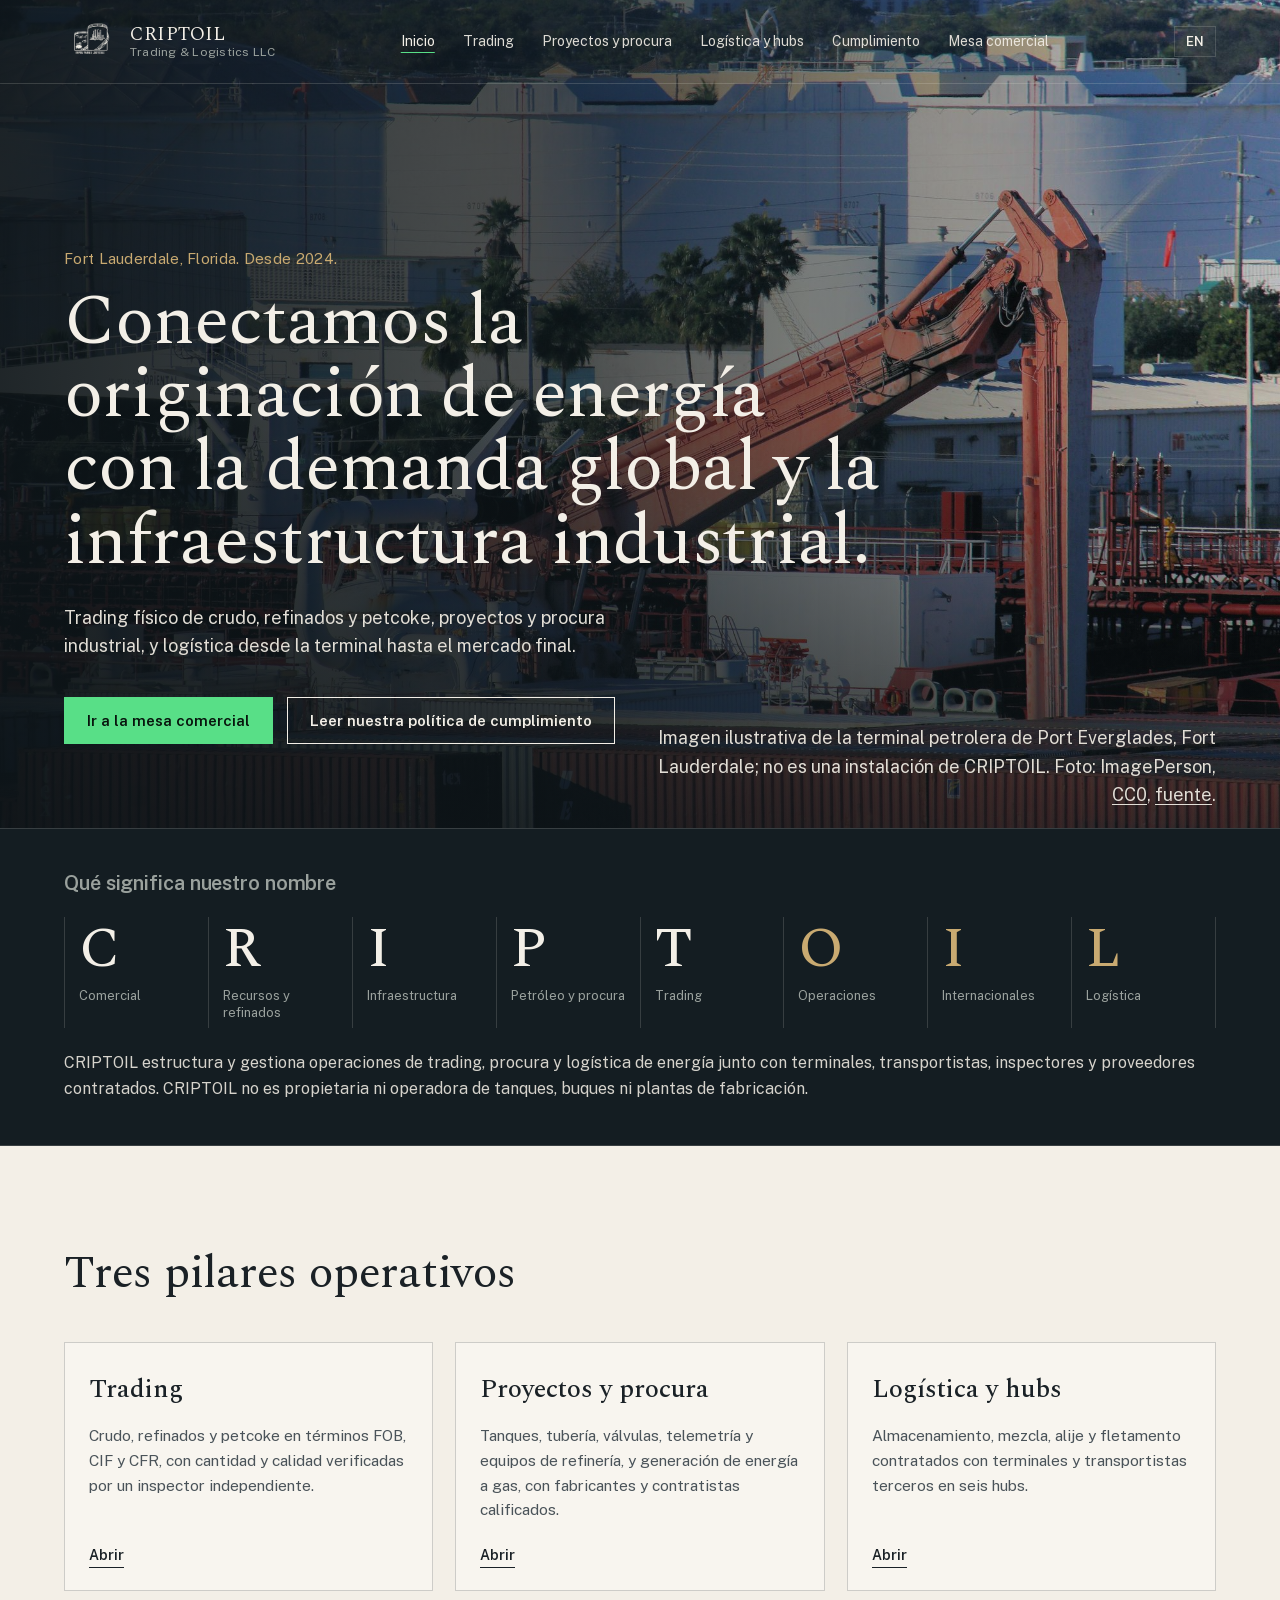
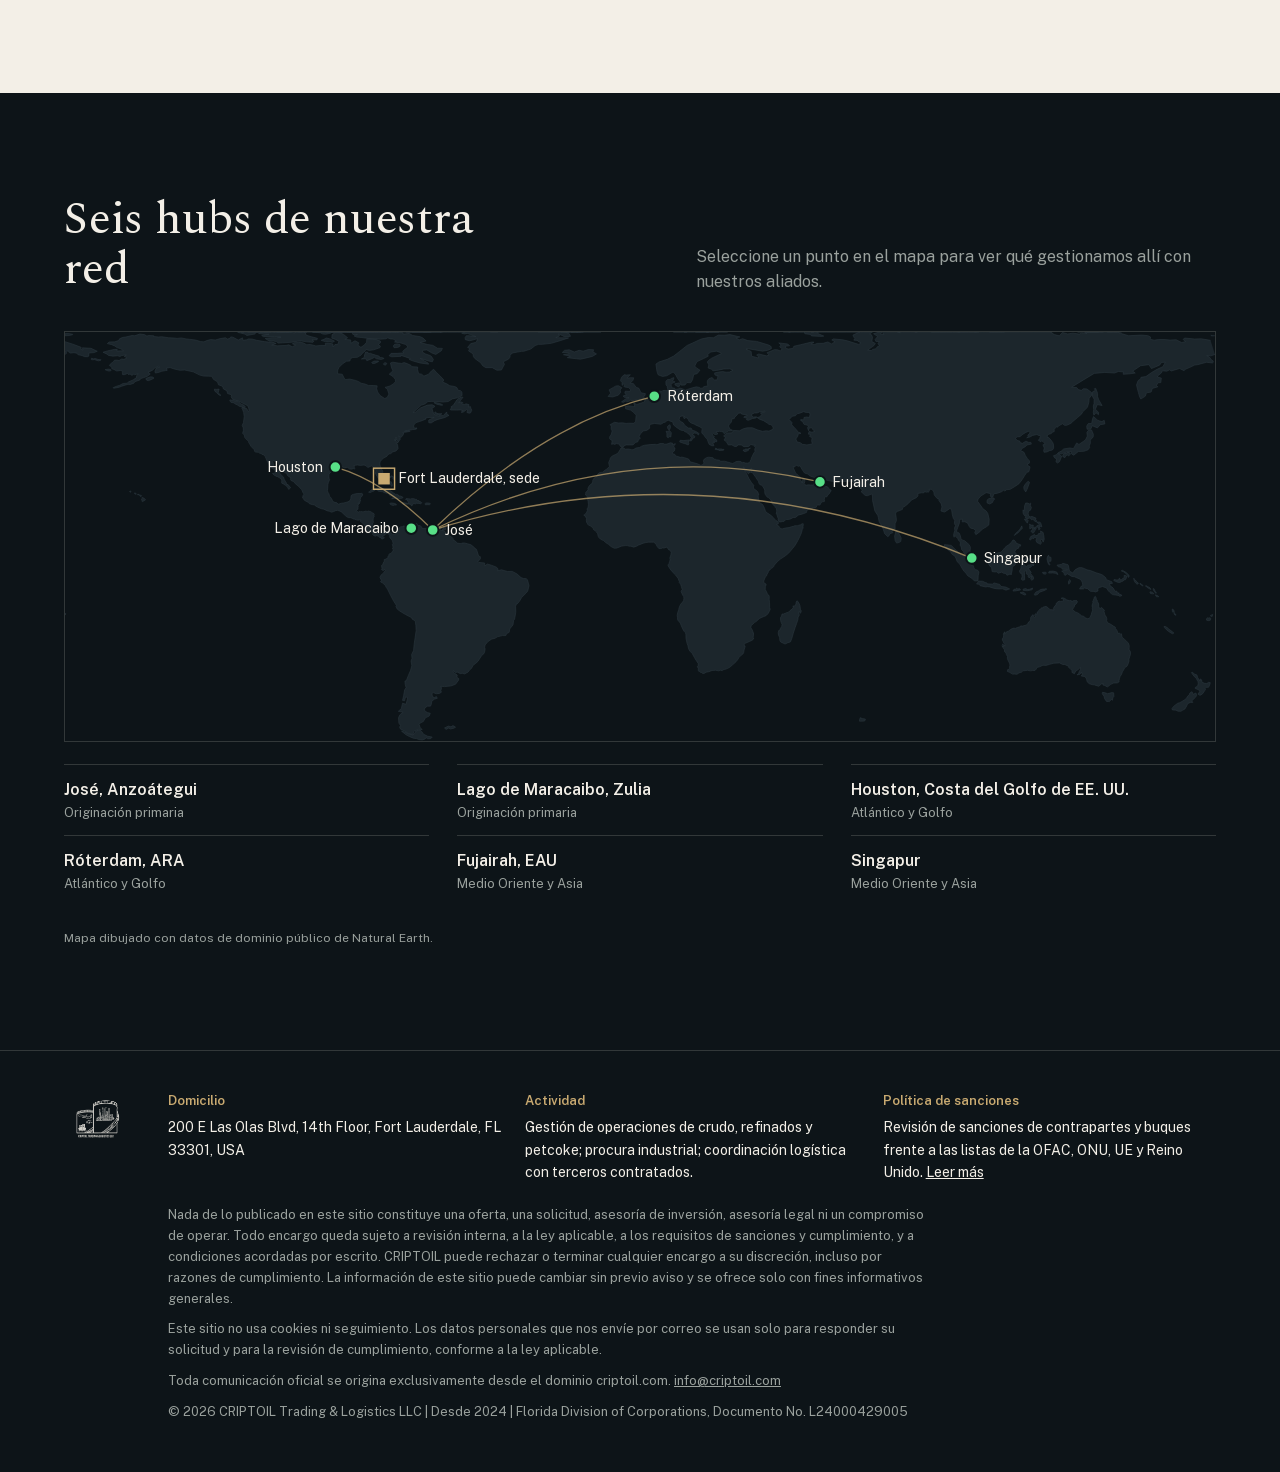
<file: es/index.html>
<!DOCTYPE html>
<html lang="es">
<head>
<meta charset="UTF-8">
<meta name="viewport" content="width=device-width, initial-scale=1.0">
<title>CRIPTOIL Trading &amp; Logistics LLC | Trading físico de energía, proyectos y logística</title>
<meta name="description" content="Empresa de Florida que conecta la originación de energía con la demanda global: trading físico de crudo, refinados y petcoke, proyectos y procura industrial, y logística en varios hubs.">
<link rel="canonical" href="https://www.criptoil.com/es/">
<link rel="alternate" hreflang="en" href="https://www.criptoil.com/en/">
<link rel="alternate" hreflang="es" href="https://www.criptoil.com/es/">
<link rel="alternate" hreflang="x-default" href="https://www.criptoil.com/en/">
<link rel="icon" type="image/png" href="../assets/img/favicon.png">
<meta property="og:site_name" content="CRIPTOIL Trading &amp; Logistics LLC">
<meta property="og:title" content="CRIPTOIL Trading &amp; Logistics LLC | Trading físico de energía, proyectos y logística">
<meta property="og:description" content="Empresa de Florida que conecta la originación de energía con la demanda global: trading físico de crudo, refinados y petcoke, proyectos y procura industrial, y logística en varios hubs.">
<meta property="og:type" content="website">
<meta property="og:url" content="https://www.criptoil.com/es/">
<meta property="og:image" content="https://www.criptoil.com/assets/img/terminal-port-everglades.jpg">
<link rel="preload" href="../assets/fonts/Spectral-400.woff2" as="font" type="font/woff2" crossorigin>
<link rel="stylesheet" href="../assets/css/style.css?v=83a8fcfa5f">
<script type="application/ld+json">{"@context": "https://schema.org", "@type": "Organization", "name": "CRIPTOIL Trading & Logistics LLC", "url": "https://www.criptoil.com/", "email": "info@criptoil.com", "logo": "https://www.criptoil.com/assets/img/favicon.png", "address": {"@type": "PostalAddress", "streetAddress": "200 E Las Olas Blvd, 14th Floor", "addressLocality": "Fort Lauderdale", "addressRegion": "FL", "postalCode": "33301", "addressCountry": "US"}}</script>
<script src="../assets/js/main.js?v=83a8fcfa5f" defer></script>
</head>
<body>
<a class="skip" href="#main">Ir al contenido</a>
<header class="top wrap">
  <a class="brand" href="index.html" aria-label="CRIPTOIL Trading &amp; Logistics LLC">
    <img src="../assets/img/criptoil-logo-light.png" alt="" width="52" height="52">
    <span>CRIPTOIL<small>Trading &amp; Logistics LLC</small></span>
  </a>
  <nav class="nav" id="mainNav" aria-label="Principal"><a href="index.html" aria-current="page">Inicio</a><a href="trading.html">Trading</a><a href="projects.html">Proyectos y procura</a><a href="logistics.html">Logística y hubs</a><a href="compliance.html">Cumplimiento</a><a href="trade-desk.html">Mesa comercial</a></nav>
  <div class="tools">
    <a class="lang" href="../en/index.html" hreflang="en" lang="en">EN</a>
    <button class="menu" id="menuBtn" type="button" aria-controls="mainNav" aria-expanded="false">Menú</button>
  </div>
</header>
<main id="main">

<section class="hero hero-home wrap">
  <div class="hero-in">
    <p class="since">Fort Lauderdale, Florida. Desde 2024.</p>
    <h1>Conectamos la originación de energía con la demanda global y la infraestructura industrial.</h1>
    <p>Trading físico de crudo, refinados y petcoke, proyectos y procura industrial, y logística desde la terminal hasta el mercado final.</p>
    <div class="actions"><a class="btn primary" href="trade-desk.html">Ir a la mesa comercial</a><a class="btn ghost" href="compliance.html">Leer nuestra política de cumplimiento</a></div>
  </div>
  <p class="photo-credit">Imagen ilustrativa de la terminal petrolera de Port Everglades, Fort Lauderdale; no es una instalación de CRIPTOIL. Foto: ImagePerson, <a href="https://creativecommons.org/publicdomain/zero/1.0/">CC0</a>, <a href="https://commons.wikimedia.org/wiki/File:Port_Everglades_Ft._Lauderdale_Petroleum_Infrastructure_0497.jpg">fuente</a>.</p>
</section>
<section class="acronym wrap" aria-labelledby="acrT">
  <h2 id="acrT" class="acr-title">Qué significa nuestro nombre</h2>
  <ol class="acr"><li><b>C</b><span>Comercial</span></li><li><b>R</b><span>Recursos y refinados</span></li><li><b>I</b><span>Infraestructura</span></li><li><b>P</b><span>Petróleo y procura</span></li><li><b>T</b><span>Trading</span></li><li><b>O</b><span>Operaciones</span></li><li><b>I</b><span>Internacionales</span></li><li><b>L</b><span>Logística</span></li></ol>
  <p class="acr-note">CRIPTOIL estructura y gestiona operaciones de trading, procura y logística de energía junto con terminales, transportistas, inspectores y proveedores contratados. CRIPTOIL no es propietaria ni operadora de tanques, buques ni plantas de fabricación.</p>
</section>
<section class="band paper wrap" aria-labelledby="pilT">
  <h2 id="pilT">Tres pilares operativos</h2>
  <div class="pillars"><a class="pillar" href="trading.html"><h3>Trading</h3><p>Crudo, refinados y petcoke en términos FOB, CIF y CFR, con cantidad y calidad verificadas por un inspector independiente.</p><span class="go">Abrir</span></a><a class="pillar" href="projects.html"><h3>Proyectos y procura</h3><p>Tanques, tubería, válvulas, telemetría y equipos de refinería, y generación de energía a gas, con fabricantes y contratistas calificados.</p><span class="go">Abrir</span></a><a class="pillar" href="logistics.html"><h3>Logística y hubs</h3><p>Almacenamiento, mezcla, alije y fletamento contratados con terminales y transportistas terceros en seis hubs.</p><span class="go">Abrir</span></a></div>
</section>
<section class="band wrap" id="hubs" aria-labelledby="hubT">
  <div class="net-head"><h2 id="hubT">Seis hubs de nuestra red</h2>
  <p>Seleccione un punto en el mapa para ver qué gestionamos allí con nuestros aliados.</p></div>
  <div class="mapwrap"><svg class="hubmap" viewBox="0 0 1200 427" role="group" aria-labelledby="mapT mapD"><title id="mapT">Hubs de nuestra red</title><desc id="mapD">Originación en Venezuela conectada con Houston, Róterdam, Fujairah y Singapur. Sede en Fort Lauderdale.</desc><rect width="1200" height="427" fill="#0d1418"/><path d="M374.2,419.8L378.5,421.8L383.2,422.7L381.7,424.3L378.5,424.5L376.8,423.3L375.7,424.7L372.8,425.7L369.2,425.3L366.8,424.3L363.3,423.8L359.1,422.0L355.7,420.2L351.1,416.5L353.9,417.2L358.6,419.4L363.0,420.6L364.7,419.0L365.8,416.8L368.8,415.4L371.2,415.8L372.5,417.3L374.2,419.8Z M404.8,410.7L407.5,412.2L406.5,413.3L402.0,414.3L400.5,413.2L397.7,414.7L396.0,413.2L400.0,411.2L402.8,412.0L404.8,410.7Z M834.3,406.0L829.1,406.2L829.1,404.5L829.6,403.1L829.8,402.4L831.9,403.4L835.1,403.9L835.2,404.5L834.3,406.0Z M1084.7,376.3L1087.9,377.4L1089.7,377.0L1092.3,376.3L1094.3,376.5L1094.5,380.5L1093.4,381.7L1093.0,384.3L1091.9,383.4L1089.6,385.8L1088.9,385.6L1086.8,385.5L1084.8,382.6L1084.3,380.4L1082.4,377.5L1082.5,376.0L1084.7,376.3Z M1176.7,376.7L1177.5,378.1L1179.9,376.7L1180.8,378.1L1180.8,379.5L1179.6,381.1L1177.4,383.5L1175.7,384.9L1176.9,386.5L1174.4,386.5L1171.5,387.8L1170.6,390.0L1168.7,393.3L1166.1,394.8L1164.4,395.8L1161.4,395.7L1159.2,394.6L1155.6,394.4L1155.0,393.1L1156.8,390.7L1161.0,387.4L1163.2,386.8L1165.6,385.5L1168.4,383.7L1170.4,382.0L1171.9,379.5L1173.2,378.7L1173.7,376.8L1176.0,375.3L1176.7,376.7Z M1182.0,360.8L1184.5,364.3L1184.5,362.0L1186.0,362.9L1186.5,365.5L1189.2,366.6L1191.5,366.8L1193.4,365.5L1195.1,365.9L1194.3,368.9L1193.2,370.8L1190.7,370.8L1189.8,371.8L1190.1,373.2L1189.6,373.8L1188.4,375.6L1186.7,377.9L1184.1,379.3L1183.6,378.4L1182.2,377.9L1184.1,375.2L1183.0,373.3L1179.4,372.0L1179.5,370.8L1181.9,369.6L1182.5,367.0L1182.3,364.9L1181.0,362.7L1181.1,362.1L1179.5,360.7L1176.9,357.7L1175.4,355.4L1176.7,355.1L1178.5,357.0L1181.1,357.8L1182.0,360.8Z M1157.1,314.1L1155.8,314.9L1154.0,314.0L1151.6,312.5L1149.4,310.7L1147.2,308.4L1146.8,307.3L1148.2,307.3L1150.1,308.4L1151.5,309.6L1152.6,310.5L1155.3,312.6L1157.1,314.1Z M1194.6,298.0L1195.7,299.0L1195.2,300.7L1193.1,301.2L1191.3,300.8L1191.0,299.3L1192.2,298.2L1193.7,298.6L1194.6,298.0Z M0.0,295.4M1197.9,296.2L1195.8,296.9L1195.3,295.7L1197.0,295.0L1198.0,294.8M0.0,293.8L0.7,293.6L0.3,295.2L0.0,295.4Z M1159.5,295.1L1158.4,295.6L1157.3,294.1L1157.4,293.2L1159.5,295.1Z M1157.0,290.0L1157.6,292.7L1156.7,292.3L1156.0,292.5L1155.5,291.5L1155.4,289.0L1157.0,290.0Z M766.9,285.4L767.4,289.4L768.3,291.0L767.9,292.6L767.3,293.6L766.2,291.6L765.6,292.6L766.2,295.1L765.9,296.5L765.0,297.3L764.8,300.1L763.5,304.0L761.8,308.6L759.8,314.9L758.5,319.5L757.0,323.4L754.3,324.2L751.4,325.6L749.4,324.7L746.8,323.5L745.9,321.8L745.7,318.8L744.5,316.2L744.2,313.8L744.8,311.4L746.3,310.8L746.3,309.7L747.9,307.2L748.2,305.0L747.4,303.4L746.8,301.3L746.5,298.3L747.7,296.4L748.2,294.3L749.8,294.2L751.7,293.5L752.9,292.9L754.4,292.8L756.3,290.9L759.0,288.9L760.0,287.2L759.6,285.8L761.0,286.2L762.8,283.9L762.9,281.8L764.0,280.4L765.1,281.8L766.0,283.2L766.9,285.4Z M1078.5,286.1L1079.7,288.7L1081.9,287.5L1083.0,288.9L1084.6,290.2L1084.2,291.7L1085.0,294.5L1085.5,296.2L1086.3,296.6L1087.2,299.4L1086.9,301.2L1088.0,303.4L1091.6,305.2L1093.9,306.8L1096.2,308.2L1095.7,309.0L1097.6,311.1L1098.9,314.7L1100.3,314.0L1101.6,315.4L1102.4,314.9L1103.0,318.5L1105.4,320.5L1106.9,321.8L1109.5,324.5L1110.5,327.2L1110.5,329.1L1110.3,331.1L1111.9,334.0L1111.7,336.9L1111.1,338.5L1110.2,341.4L1110.3,343.3L1109.6,345.7L1108.2,348.8L1105.7,350.4L1104.5,353.0L1103.4,354.6L1102.4,357.5L1101.1,359.2L1100.3,361.7L1099.8,364.0L1100.0,365.0L1098.1,366.2L1094.4,366.3L1091.3,367.7L1089.7,369.0L1087.7,370.4L1085.0,368.9L1082.9,368.3L1083.4,366.6L1081.6,367.2L1078.7,369.7L1075.8,368.8L1073.9,368.2L1072.0,368.0L1068.8,367.0L1066.6,365.0L1066.0,362.4L1065.3,360.7L1063.6,359.4L1060.4,359.0L1061.5,357.4L1060.7,354.9L1059.1,357.2L1056.1,357.8L1057.8,356.0L1058.4,354.0L1059.6,352.4L1059.4,349.9L1056.7,352.8L1054.6,353.9L1053.3,356.6L1050.7,355.2L1050.8,353.4L1048.7,351.0L1047.0,349.8L1047.6,349.0L1043.3,347.0L1041.0,346.9L1037.8,345.3L1031.8,345.6L1027.5,346.8L1023.7,347.9L1020.5,347.7L1017.0,349.4L1014.1,350.1L1013.4,351.9L1012.2,353.2L1009.4,353.3L1007.3,353.6L1004.3,353.0L1001.9,353.4L999.6,353.5L997.7,355.3L996.7,355.2L995.0,356.1L993.4,357.2L991.0,357.0L988.7,357.0L985.2,354.9L983.4,354.3L983.5,352.4L985.1,351.9L985.7,351.1L985.6,349.9L986.0,347.6L985.6,345.6L983.9,342.3L983.3,340.4L983.5,338.5L982.1,336.3L982.1,335.3L980.6,334.0L980.2,331.4L978.3,328.7L977.8,327.3L979.3,328.8L978.1,325.7L979.8,326.6L980.8,327.9L980.7,326.2L979.1,323.6L978.8,322.5L978.0,321.5L978.3,319.6L979.0,318.8L979.5,317.1L979.1,315.2L980.5,312.8L980.7,315.3L982.2,313.0L984.9,311.9L986.5,310.5L989.0,309.2L990.5,309.0L991.5,309.4L994.1,308.2L996.1,307.8L996.6,307.1L997.5,306.7L999.3,306.8L1002.9,305.9L1004.7,304.4L1005.5,302.6L1007.5,300.9L1007.6,299.6L1007.7,297.7L1010.0,294.9L1011.4,297.8L1012.9,297.1L1011.7,295.6L1012.7,293.9L1014.2,294.7L1014.6,292.1L1016.4,290.5L1017.2,289.2L1018.9,288.6L1019.0,287.7L1020.4,288.0L1020.5,287.2L1021.9,286.7L1023.6,286.3L1026.0,287.8L1027.9,289.8L1029.9,289.8L1032.1,290.1L1031.4,288.3L1033.0,285.6L1034.5,284.7L1033.9,283.9L1035.4,282.0L1037.4,280.8L1039.1,281.2L1041.9,280.6L1041.9,278.9L1039.4,277.8L1041.2,277.3L1043.4,278.1L1045.2,279.5L1048.0,280.4L1048.9,280.0L1051.0,281.0L1052.9,280.1L1054.2,280.4L1055.0,279.7L1056.5,281.4L1055.6,283.2L1054.4,284.5L1053.2,284.6L1053.6,286.0L1052.6,287.6L1051.4,289.3L1051.7,290.2L1054.3,292.1L1056.9,293.1L1058.6,294.3L1061.0,296.3L1062.0,296.3L1063.7,297.1L1064.2,298.1L1067.4,299.3L1069.6,298.1L1070.2,296.3L1070.9,294.9L1071.3,293.0L1072.3,290.4L1071.9,288.8L1072.1,287.8L1071.7,285.9L1072.2,283.4L1072.8,282.7L1072.3,281.6L1073.1,279.8L1073.7,278.0L1073.8,277.0L1075.1,275.8L1076.0,277.4L1076.2,279.5L1077.1,279.9L1077.2,281.3L1078.4,283.0L1078.7,284.9L1078.5,286.1Z M1140.4,275.2L1141.3,276.3L1139.0,276.3L1137.7,274.2L1139.7,275.0L1140.4,275.2Z M1002.4,274.3L1001.0,274.4L996.6,272.1L999.7,271.4L1001.4,272.4L1002.6,273.4L1002.4,274.3Z M1136.2,273.1L1134.9,273.2L1132.8,272.9L1132.1,272.3L1132.3,271.0L1134.5,271.5L1135.6,272.2L1136.2,273.1Z M1138.9,272.2L1138.4,272.8L1136.0,269.9L1135.3,267.9L1136.4,267.9L1137.6,270.6L1138.9,272.2Z M1014.8,274.0L1011.9,274.7L1011.5,274.3L1011.8,273.2L1013.3,271.2L1016.6,269.9L1017.0,269.1L1019.8,268.3L1022.1,268.2L1023.2,267.8L1024.5,268.2L1023.2,269.1L1019.8,270.6L1017.0,271.5L1014.8,274.0Z M993.0,267.2L994.2,268.1L996.3,267.8L997.1,269.2L993.2,269.9L990.9,270.3L989.1,270.3L990.3,268.4L992.1,268.4L993.0,267.2Z M1009.7,267.2L1009.2,269.0L1004.2,270.0L999.7,269.6L999.7,268.4L1002.4,267.7L1004.5,268.7L1006.7,268.4L1009.7,267.2Z M1132.9,268.0L1133.1,268.7L1130.4,267.3L1128.6,266.1L1127.4,264.9L1127.9,264.6L1129.4,265.4L1132.1,266.9L1132.9,268.0Z M1125.1,264.7L1124.5,264.9L1123.0,264.1L1121.6,262.8L1121.8,262.2L1123.8,263.6L1125.1,264.7Z M962.1,262.8L968.5,263.1L969.2,261.8L975.4,263.4L976.6,265.5L981.6,266.1L985.7,268.1L981.9,269.4L978.2,268.0L975.2,268.1L971.7,267.9L968.6,267.3L964.8,266.0L962.3,265.7L960.9,266.1L954.8,264.7L954.3,263.3L951.2,263.0L953.5,259.9L957.5,260.1L960.2,261.4L961.6,261.6L962.1,262.8Z M1049.1,260.9L1047.4,263.2L1047.0,260.7L1047.6,259.5L1048.3,258.3L1049.1,259.3L1049.1,260.9Z M1119.6,262.9L1118.7,263.3L1117.2,262.0L1115.8,259.9L1115.1,257.3L1115.5,257.0L1115.9,258.0L1116.9,258.8L1118.5,260.9L1120.1,262.0L1119.6,262.9Z M1106.6,258.5L1104.9,258.7L1104.3,259.7L1102.5,260.5L1100.8,261.3L1099.0,261.3L1096.3,260.3L1094.4,259.4L1094.7,258.3L1097.7,258.8L1099.5,258.6L1100.0,257.0L1100.5,256.9L1100.8,258.6L1102.7,258.4L1103.6,257.2L1105.5,256.1L1105.1,254.1L1107.1,254.0L1107.8,254.6L1107.7,256.4L1106.6,258.5Z M1024.2,251.7L1022.9,252.8L1020.6,252.2L1020.0,250.8L1023.3,250.6L1024.2,251.7Z M1034.9,250.5L1036.1,253.1L1033.3,251.7L1030.5,251.4L1028.6,251.6L1026.3,251.5L1027.1,249.7L1031.2,249.5L1034.9,250.5Z M1110.5,255.2L1109.4,256.1L1108.8,254.1L1108.0,252.8L1106.5,251.7L1104.6,250.3L1102.2,249.3L1103.1,248.5L1104.9,249.5L1106.1,250.2L1107.5,251.0L1108.8,252.4L1110.1,253.5L1110.5,255.2Z M1047.1,244.0L1048.1,249.4L1051.5,251.4L1054.3,247.9L1058.1,245.9L1061.1,245.9L1064.0,247.0L1066.4,248.2L1070.0,248.9L1075.8,251.2L1081.9,253.1L1084.2,254.8L1086.1,256.5L1086.6,258.4L1092.2,260.5L1093.0,262.3L1089.9,262.6L1090.6,264.8L1093.6,267.0L1095.8,270.6L1097.7,270.4L1097.6,271.9L1100.1,272.5L1099.1,273.1L1102.7,274.5L1102.3,275.5L1100.1,275.7L1099.3,274.9L1096.4,274.5L1093.0,274.0L1090.5,271.9L1088.6,270.0L1086.8,267.1L1082.5,265.6L1079.7,266.6L1077.6,267.7L1078.0,270.2L1075.4,271.3L1073.6,270.7L1070.1,270.6L1067.1,267.9L1063.8,267.2L1062.9,268.1L1058.7,268.2L1060.1,265.5L1062.2,264.6L1061.4,261.0L1059.8,258.2L1053.3,255.4L1050.6,255.1L1045.5,252.0L1044.6,253.6L1043.3,253.9L1042.5,252.7L1042.5,251.2L1040.0,249.6L1043.6,248.4L1045.9,248.5L1045.7,247.6L1040.8,247.6L1039.5,245.6L1036.5,245.0L1035.1,243.3L1039.6,242.5L1041.3,241.4L1046.6,242.8L1047.1,244.0Z M1017.5,235.4L1014.8,238.8L1012.3,239.4L1009.1,238.8L1003.5,238.9L1000.6,239.4L1000.1,241.9L1003.1,244.9L1004.9,243.4L1011.1,242.2L1010.9,243.8L1009.4,243.3L1008.0,245.3L1005.0,246.5L1008.2,250.8L1007.6,252.0L1010.6,255.8L1010.5,258.0L1008.8,259.0L1007.5,257.8L1009.1,255.1L1005.8,256.4L1005.0,255.4L1005.4,254.2L1003.0,252.2L1003.2,249.0L1001.0,250.0L1001.3,253.9L1001.4,258.6L999.3,259.1L997.9,258.1L998.8,255.1L998.3,251.8L996.9,251.8L995.9,249.5L997.3,247.4L997.7,244.7L999.4,239.7L1000.1,238.3L1003.0,235.8L1005.6,236.8L1009.8,237.3L1013.6,237.1L1016.9,234.7L1017.5,235.4Z M1029.0,236.4L1028.8,239.3L1027.1,239.0L1026.6,241.0L1027.9,242.8L1027.0,243.2L1025.7,241.1L1024.7,236.8L1025.3,234.1L1026.4,232.9L1026.7,234.8L1028.7,235.0L1029.0,236.4Z M952.7,259.7L949.0,259.8L946.2,257.0L941.9,254.3L940.5,252.2L938.0,249.5L936.3,247.0L933.8,242.4L930.9,239.6L929.9,236.7L928.7,234.1L925.7,232.0L923.9,229.1L921.4,227.3L917.9,223.6L917.6,221.9L919.8,222.0L924.9,222.7L927.9,225.9L930.5,228.2L932.3,229.6L935.5,233.2L938.9,233.2L941.7,235.5L943.6,238.3L946.1,239.8L944.8,242.6L946.7,243.7L947.9,243.8L948.5,246.1L949.6,248.0L952.1,248.3L953.7,250.4L952.9,254.5L952.7,259.7Z M992.9,234.1L996.7,237.2L992.7,237.6L991.6,239.8L991.7,242.9L988.5,245.1L988.4,248.5L987.2,253.6L986.7,252.4L982.9,253.9L981.6,251.9L979.2,251.7L977.5,250.6L973.6,251.8L972.3,250.2L970.2,250.4L967.4,250.0L966.9,245.5L965.2,244.6L963.6,241.7L963.2,238.8L963.6,235.7L965.5,233.5L968.0,234.6L970.6,234.0L971.2,231.2L972.7,230.6L976.7,229.8L979.0,227.2L980.7,225.1L982.0,223.8L984.8,222.0L987.4,219.7L989.1,217.1L990.4,217.1L992.1,218.8L992.3,220.2L994.5,221.1L997.3,222.1L997.0,223.5L994.8,223.6L995.4,225.3L992.9,226.4L991.0,229.4L993.5,232.6L992.9,234.1Z M1021.3,212.1L1021.6,214.3L1021.8,216.2L1020.7,219.3L1019.4,215.9L1017.9,217.5L1018.9,220.0L1018.0,221.6L1014.1,219.6L1013.1,217.2L1014.1,215.6L1012.0,214.1L1011.0,215.4L1009.4,215.3L1007.0,217.2L1006.4,216.2L1007.7,213.4L1009.8,212.4L1011.6,211.2L1012.8,212.7L1015.3,211.8L1015.9,210.3L1018.2,210.2L1018.0,207.6L1020.7,209.2L1021.0,210.9L1021.3,212.1Z M870.7,219.5L867.8,220.3L866.2,217.6L865.7,212.8L867.2,207.4L869.5,209.3L871.0,211.6L872.6,215.1L872.1,218.6L870.7,219.5Z M396.9,206.5L394.1,206.8L393.5,206.5L394.5,205.6L394.4,204.3L396.3,203.9L397.0,204.0L396.9,206.5Z M1013.3,205.9L1012.1,207.0L1011.0,209.1L1010.0,210.1L1007.9,207.8L1008.6,206.9L1009.5,206.0L1009.8,203.9L1011.7,203.7L1011.1,205.9L1013.6,202.7L1013.3,205.9Z M995.0,209.1L990.6,212.3L992.2,209.9L994.6,207.9L996.6,205.6L998.4,202.3L999.0,205.0L996.8,206.8L995.0,209.1Z M1006.3,200.5L1008.3,201.5L1010.4,201.5L1010.3,202.9L1008.8,204.4L1006.7,205.4L1006.6,203.8L1006.8,202.1L1006.3,200.5Z M1018.3,199.6L1019.3,203.3L1016.7,202.5L1016.8,203.6L1017.6,205.6L1016.0,206.4L1015.9,204.0L1014.9,203.9L1014.3,201.8L1016.3,202.1L1016.3,200.8L1014.2,198.3L1017.4,198.4L1018.3,199.6Z M1005.1,196.6L1004.2,199.5L1002.8,197.8L1001.1,195.3L1003.9,195.4L1005.1,196.6Z M1004.4,178.5L1006.5,179.4L1007.5,178.5L1007.8,179.4L1007.2,180.8L1008.4,183.2L1007.5,185.9L1005.5,187.0L1005.0,189.7L1005.8,192.4L1007.5,192.8L1009.0,192.4L1013.2,194.2L1012.8,196.0L1013.9,196.8L1013.6,198.4L1011.0,196.7L1009.8,195.0L1008.9,196.2L1006.8,194.2L1003.8,194.7L1002.1,194.0L1002.3,192.6L1003.3,191.7L1002.3,191.0L1001.9,192.2L1000.2,190.2L999.7,188.8L999.6,185.6L1001.0,186.7L1001.3,181.5L1002.4,178.5L1004.4,178.5Z M381.4,179.4L380.5,180.2L378.0,180.2L376.0,180.3L375.9,178.9L376.3,178.4L379.1,178.4L380.8,178.7L381.4,179.4Z M343.7,180.6L342.7,181.1L340.8,180.6L338.9,179.4L339.3,178.6L340.7,178.4L341.4,178.5L343.7,178.8L345.4,179.6L346.0,180.5L343.7,180.6Z M358.1,173.9L361.0,174.4L361.4,173.9L364.0,173.9L366.0,174.7L366.8,174.6L367.4,175.8L369.3,175.8L369.1,176.8L370.6,176.9L372.3,178.1L371.0,179.5L369.4,178.7L367.9,178.9L366.8,178.7L366.2,179.3L364.9,179.5L364.4,178.7L363.3,179.2L362.0,181.5L361.1,181.0L361.0,180.0L358.8,179.4L357.2,179.7L355.2,179.4L353.6,180.0L351.8,179.0L352.1,177.9L355.2,178.4L357.7,178.7L358.9,177.9L357.4,176.5L357.4,175.2L355.3,174.7L356.0,173.8L358.1,173.9Z M967.8,177.9L964.9,179.5L962.2,178.4L962.1,175.6L963.7,174.1L967.4,173.1L969.3,173.2L970.0,174.5L968.6,176.0L967.8,177.9Z M81.5,176.5L81.0,177.1L80.2,176.6L80.3,175.7L79.8,174.5L79.9,174.1L80.5,173.5L80.3,172.9L80.5,172.6L80.7,172.6L82.0,173.2L82.6,173.5L83.1,173.9L84.0,175.1L83.9,175.3L82.6,176.0L81.5,176.5Z M79.7,171.3L78.6,171.6L78.0,170.9L77.7,170.6L77.6,170.4L78.0,170.1L79.1,170.4L80.0,170.9L79.7,171.3Z M77.5,169.5L77.4,169.9L75.6,169.8L75.8,169.4L77.5,169.5Z M74.5,169.1L74.3,169.3L74.1,169.2L72.9,169.1L72.5,168.3L72.4,168.2L73.2,167.7L73.5,168.0L74.5,169.1Z M68.8,166.9L68.4,167.2L67.3,166.6L67.5,166.3L68.0,166.0L68.8,166.1L68.8,166.9Z M334.4,164.2L335.7,165.5L338.8,165.1L340.0,165.9L342.8,167.9L344.9,169.4L346.0,169.4L348.0,170.1L347.8,171.0L350.2,171.2L352.7,172.5L352.3,173.3L350.1,173.7L347.9,173.9L345.6,173.6L340.8,173.9L343.0,172.1L341.7,171.2L339.5,171.0L338.4,170.0L337.6,168.1L335.7,168.3L332.6,167.4L331.6,166.7L327.3,166.2L326.1,165.5L327.4,164.7L324.1,164.5L321.7,166.2L320.3,166.3L319.8,167.1L318.2,167.5L316.8,167.1L318.5,166.1L319.2,164.9L320.7,164.2L322.4,163.5L325.0,163.2L325.8,162.8L328.6,163.1L331.3,163.1L334.4,164.2Z M341.5,160.9L340.7,161.1L339.9,159.2L338.6,158.2L339.4,156.1L340.4,156.2L341.5,159.0L341.5,160.9Z M1003.9,164.2L1002.5,166.9L1000.7,164.1L1000.4,161.6L1002.3,158.3L1005.0,155.8L1006.5,156.8L1005.9,158.8L1003.9,164.2Z M340.6,151.5L337.0,152.1L336.7,150.8L338.3,150.6L340.5,150.7L340.6,151.5Z M343.3,151.5L342.8,153.9L342.1,153.4L342.2,151.7L340.7,150.4L340.7,150.0L343.3,151.5Z M1048.8,126.3L1049.2,127.4L1047.3,129.4L1046.0,128.4L1044.3,129.1L1043.4,131.1L1041.2,130.1L1041.2,128.6L1043.1,126.6L1045.0,126.9L1046.4,125.5L1048.8,126.3Z M715.3,121.2L713.0,122.6L713.3,123.2L713.3,123.5L709.9,124.9L708.3,124.4L707.5,123.1L709.1,123.0L709.3,122.9L709.8,122.1L712.2,122.2L715.3,121.2Z M679.0,121.1L680.8,122.2L683.4,122.0L685.9,122.2L685.8,122.8L687.6,122.4L687.2,123.4L682.4,123.7L682.4,123.1L678.4,122.5L679.0,121.1Z M651.7,112.7L650.5,115.3L651.0,116.3L650.3,118.0L647.8,116.8L646.1,116.4L641.4,114.7L641.9,113.0L645.8,113.3L649.2,112.9L651.7,112.7Z M630.7,102.7L632.7,105.1L632.2,109.5L630.7,109.3L629.4,110.4L628.1,109.5L628.0,105.5L627.2,103.6L629.0,103.7L630.7,102.7Z M1069.9,116.3L1068.7,118.9L1069.2,120.6L1067.5,123.0L1063.2,124.5L1057.4,124.7L1052.6,128.6L1050.4,127.3L1050.3,124.8L1044.5,125.5L1040.5,127.1L1036.6,127.1L1040.0,129.6L1037.8,135.3L1035.6,136.7L1034.0,135.4L1034.8,132.4L1032.7,131.4L1031.4,129.1L1034.5,128.1L1036.3,126.0L1039.6,124.3L1042.1,122.0L1048.7,121.0L1052.3,121.7L1055.7,115.7L1058.0,117.3L1062.9,114.0L1064.8,112.7L1066.8,108.6L1066.3,104.9L1067.7,102.8L1071.2,102.2L1073.1,106.8L1072.9,109.5L1069.9,112.8L1069.9,116.3Z M631.9,99.6L630.8,102.1L629.3,101.5L628.5,99.2L629.2,98.0L631.3,96.7L631.9,99.6Z M1079.7,92.8L1082.0,93.5L1084.4,92.1L1085.1,95.9L1080.2,96.8L1077.3,100.1L1072.0,97.8L1070.2,101.5L1066.5,101.5L1066.1,98.2L1067.7,95.6L1071.3,95.4L1072.2,90.8L1073.2,88.2L1077.1,91.7L1079.7,92.8Z M387.8,84.9L390.2,85.3L393.3,85.3L391.6,86.6L390.4,86.8L386.2,85.4L385.4,84.3L386.6,83.3L387.8,84.9Z M394.0,76.4L392.4,76.4L388.0,75.4L384.9,73.8L386.1,73.5L390.5,74.4L393.9,75.8L394.0,76.4Z M188.3,78.4L186.6,78.8L181.2,77.3L180.1,76.1L177.2,75.0L176.6,74.0L173.1,73.4L171.9,71.6L172.1,70.8L175.6,71.5L177.7,72.1L180.8,72.4L181.9,73.6L183.6,75.1L186.9,76.5L188.3,78.4Z M412.9,71.1L410.7,74.0L412.9,72.9L415.1,73.6L413.9,74.8L416.9,75.7L418.4,74.9L421.7,75.9L420.7,78.3L423.0,77.8L423.5,79.5L424.5,81.6L423.1,84.5L421.6,84.7L419.4,84.0L420.1,81.3L419.2,80.9L415.3,83.8L413.3,83.7L415.7,82.1L412.5,81.3L408.9,81.5L402.4,81.4L401.9,80.4L404.0,79.2L402.6,78.3L405.4,76.3L408.8,71.0L410.9,69.1L413.8,67.9L415.3,68.1L414.7,69.0L412.9,71.1Z M157.6,59.9L160.8,59.6L159.8,63.4L162.7,66.1L161.4,66.1L159.4,64.6L158.2,63.1L156.5,62.0L155.9,60.5L156.1,59.5L157.6,59.9Z M1078.8,70.9L1082.2,76.8L1077.3,75.7L1075.2,80.5L1078.5,83.9L1078.4,86.3L1075.8,84.3L1073.6,86.8L1073.0,84.0L1073.4,80.8L1073.0,77.2L1073.8,74.7L1073.9,70.2L1072.0,66.9L1072.3,62.4L1075.4,60.8L1074.0,59.3L1075.5,58.8L1076.4,61.0L1077.5,64.2L1077.5,67.5L1078.8,70.9Z M577.4,65.9L571.5,67.8L566.7,67.3L569.4,63.8L567.7,60.4L572.2,57.8L574.8,56.3L577.6,56.1L581.1,58.2L579.3,60.5L579.9,62.9L577.4,65.9Z M642.3,54.7L640.3,57.4L636.8,55.5L636.3,54.1L641.2,53.0L642.3,54.7Z M90.0,49.7L86.7,50.9L84.9,50.1L84.4,48.5L87.5,47.3L89.2,46.8L91.5,47.0L92.9,48.1L90.0,49.7Z M590.0,44.6L586.4,48.2L589.8,47.7L593.5,47.8L592.6,50.5L589.6,53.5L593.0,53.7L596.3,58.0L598.6,58.5L600.6,62.3L601.6,63.6L605.6,64.3L605.2,66.4L603.5,67.4L604.8,69.1L601.8,70.8L597.4,70.8L591.7,71.7L590.1,71.1L587.9,72.6L584.9,72.2L582.5,73.5L580.7,72.9L585.6,69.4L588.6,68.6L583.4,68.1L582.4,66.7L585.9,65.7L584.1,63.9L584.7,61.7L589.7,62.0L590.2,60.1L587.9,58.0L583.9,57.4L583.1,56.5L584.3,55.0L583.2,54.1L581.4,55.7L581.2,52.5L579.5,50.8L580.7,47.3L583.3,44.6L586.0,44.9L590.0,44.6Z M48.1,40.3L46.0,40.8L43.8,40.2L41.8,39.3L45.1,38.7L47.7,39.1L48.1,40.3Z M335.8,32.8L334.5,34.6L333.0,34.3L332.1,33.3L332.3,33.1L333.6,32.1L334.9,32.1L335.8,32.8Z M327.0,31.0L323.1,32.8L320.8,32.8L320.0,31.8L322.5,30.3L327.1,30.3L327.0,31.0Z M27.6,27.4L29.6,28.0L31.7,27.7L34.4,28.6L37.7,29.0L37.4,29.4L34.9,30.1L32.4,29.4L31.1,28.8L28.2,29.0L27.4,28.7L27.6,27.4Z M316.1,21.2L316.7,22.6L318.5,22.1L320.4,23.0L324.0,24.1L327.9,25.2L328.2,26.8L330.6,26.5L333.0,27.6L330.0,28.7L324.8,27.9L323.0,26.4L319.7,28.1L314.9,29.9L313.8,27.9L309.3,28.2L312.2,26.6L312.6,23.9L313.7,20.9L316.1,21.2Z M551.6,18.5L550.9,20.7L554.6,22.9L550.3,25.5L540.7,27.8L537.8,28.4L533.4,27.9L524.1,26.8L527.4,25.3L520.1,23.7L526.0,23.1L525.9,22.1L518.9,21.3L521.2,19.1L526.2,18.6L531.4,20.9L536.5,19.1L540.7,20.0L546.1,18.3L551.6,18.5Z M347.1,16.2L343.4,16.4L342.5,14.7L344.0,12.8L347.0,12.4L349.6,13.3L349.7,14.7L349.3,15.2L347.1,16.2Z M0.0,10.1L8.2,12.7L16.9,16.0L16.6,18.1L18.9,18.9L18.1,16.5L27.1,17.0L33.7,20.1L30.4,21.5L24.9,21.9L24.8,25.2L23.5,25.8L20.4,25.7L17.8,24.6L13.4,23.6L12.6,22.2L9.3,21.6L5.5,22.0L3.7,20.9L4.4,19.6L0.4,20.4L1.9,22.0L0.0,23.4M1200.0,23.4L1195.7,24.9L1191.4,24.7L1194.4,26.4L1196.4,29.2L1197.9,30.1L1198.3,31.5L1197.4,32.3L1191.2,31.6L1181.9,34.1L1178.9,34.5L1173.8,36.9L1169.0,38.9L1167.8,40.4L1163.0,38.1L1154.3,40.7L1152.8,39.5L1149.6,40.9L1145.1,40.5L1144.1,42.7L1140.1,45.9L1140.2,47.2L1144.0,48.0L1143.5,52.8L1140.4,53.0L1139.0,55.8L1140.4,57.2L1134.6,58.9L1133.4,62.7L1128.4,63.5L1127.4,66.9L1122.6,70.0L1121.4,67.7L1120.0,62.9L1118.1,55.4L1119.7,50.8L1122.5,48.8L1122.7,47.3L1127.9,46.5L1133.8,42.3L1139.6,38.9L1145.6,36.2L1148.2,31.5L1144.2,31.8L1142.2,34.6L1133.7,38.2L1131.0,34.1L1122.4,35.2L1114.1,40.8L1116.8,42.9L1109.4,43.8L1104.2,44.1L1104.5,41.7L1099.3,41.2L1095.2,42.8L1085.0,42.2L1074.0,43.2L1063.2,49.7L1050.4,57.6L1055.7,58.0L1057.3,60.1L1060.5,60.9L1062.7,59.2L1066.3,59.4L1071.2,63.1L1071.3,65.9L1068.7,69.3L1068.4,73.2L1066.9,78.6L1061.9,83.4L1060.7,85.7L1056.2,89.6L1051.7,93.4L1049.6,95.4L1045.1,97.4L1043.0,97.4L1040.9,95.8L1036.5,98.2L1035.9,99.3L1034.7,99.1L1033.2,100.3L1032.2,101.4L1032.3,103.8L1030.6,104.5L1030.0,105.1L1028.8,106.1L1026.6,106.7L1025.1,107.6L1025.0,109.0L1024.6,109.4L1026.0,109.9L1027.8,111.4L1030.7,115.3L1031.5,117.5L1031.6,121.3L1030.3,123.2L1027.3,123.8L1024.6,125.2L1021.6,125.5L1021.2,123.6L1021.9,121.1L1020.4,117.7L1022.9,117.1L1020.6,114.3L1019.0,113.6L1018.6,114.3L1017.6,114.5L1017.5,113.9L1016.6,113.6L1015.7,113.1L1016.6,111.6L1017.4,111.2L1017.1,110.6L1018.0,108.8L1017.7,108.2L1015.8,107.9L1014.2,107.0L1009.6,108.0L1007.1,109.5L1003.5,110.4L1005.3,108.9L1004.6,107.6L1007.2,105.3L1005.5,103.6L1002.6,104.8L998.8,107.1L996.7,109.2L993.5,109.4L991.8,111.0L993.5,113.2L996.3,113.8L996.4,115.3L999.0,116.2L1002.7,113.9L1005.7,115.2L1007.9,115.2L1008.4,117.0L1003.7,117.9L1002.1,119.7L998.9,121.4L997.2,123.7L1000.8,125.6L1002.1,128.8L1004.1,131.9L1006.4,134.5L1006.3,136.9L1004.2,137.9L1005.0,139.6L1007.0,140.7L1006.5,143.4L1005.6,146.0L1003.8,146.3L1001.3,149.9L998.6,154.3L995.5,158.3L990.9,161.4L986.3,164.2L982.5,164.6L980.5,166.1L979.4,165.0L977.5,166.6L972.8,168.3L969.3,168.8L968.1,172.3L966.3,172.5L965.4,170.1L966.2,168.8L961.7,167.7L960.2,168.3L955.7,171.1L952.9,174.3L952.2,176.6L954.8,180.1L957.9,184.5L960.9,186.5L962.9,189.2L964.4,195.4L964.0,201.3L961.2,203.5L957.4,205.6L954.7,208.4L950.5,211.5L949.3,209.4L950.3,207.1L947.8,205.2L945.0,204.7L943.6,203.0L941.9,199.5L939.0,198.0L936.1,198.1L936.6,195.4L933.7,195.5L933.4,199.1L931.6,204.0L930.5,207.0L930.7,209.4L932.9,209.5L934.3,212.5L934.9,215.4L936.7,217.3L938.7,217.7L940.5,219.4L941.2,219.7L943.2,221.8L944.6,224.0L944.8,226.2L944.4,227.8L944.8,228.9L945.0,230.9L946.2,231.8L947.5,234.7L947.4,235.9L945.1,236.1L941.9,233.6L938.0,231.0L937.6,229.3L935.6,227.0L935.2,224.3L934.0,222.5L934.4,220.0L933.6,218.6L932.3,217.3L931.7,215.7L930.0,213.8L928.3,212.2L927.8,214.2L927.2,212.3L927.5,210.2L928.5,207.1L928.2,204.6L929.2,202.0L928.1,200.0L928.4,196.4L927.0,194.7L925.9,190.7L925.3,186.5L923.9,183.7L921.7,185.4L917.9,187.8L916.0,187.5L914.0,186.7L915.1,182.6L914.4,179.4L911.8,175.6L912.2,174.4L910.3,173.9L907.9,171.2L906.9,169.5L906.8,167.8L906.1,166.2L904.7,164.2L901.7,164.1L902.0,165.5L900.9,167.3L899.5,166.7L899.0,167.3L898.1,166.9L896.8,166.6L896.3,167.8L894.0,167.8L889.9,168.5L890.1,171.0L888.3,173.0L883.5,175.2L879.8,179.1L877.3,181.2L874.0,183.4L874.0,185.0L872.3,185.8L869.3,187.0L867.8,187.2L866.7,189.7L867.4,194.0L867.6,196.8L866.2,200.0L866.2,205.6L864.5,205.8L863.0,208.3L864.0,209.4L860.9,210.4L859.8,212.7L858.5,213.6L855.3,210.5L853.8,205.8L852.5,202.5L851.3,200.9L849.5,197.7L848.7,193.5L848.1,191.4L845.1,186.8L843.7,180.4L842.7,176.1L842.7,172.1L842.1,168.9L837.2,170.9L834.9,170.5L830.6,166.5L832.1,165.3L831.2,164.0L827.3,161.2L824.8,160.3L823.8,157.9L821.2,155.4L815.1,156.0L809.7,156.1L805.0,156.5L798.7,155.5L795.1,154.8L791.3,154.3L789.9,150.2L788.3,149.6L785.7,150.2L782.4,151.8L778.3,150.7L774.9,148.2L771.7,147.2L769.5,144.1L767.0,139.6L765.3,140.2L763.1,139.0L761.9,140.4L759.9,140.2L760.6,141.7L760.3,142.4L761.4,144.9L762.7,147.8L764.3,148.6L764.9,149.7L767.2,151.1L767.4,152.5L767.0,153.6L767.5,154.8L768.4,155.7L768.9,156.8L769.4,157.6L769.1,155.2L770.0,153.4L771.0,153.1L772.0,154.1L772.0,156.1L771.3,158.0L771.9,159.3L772.5,159.1L772.7,160.1L775.3,159.5L778.0,159.6L780.0,159.7L782.3,157.5L784.8,155.3L786.9,153.3L787.9,152.1L788.3,152.4L788.0,153.8L787.5,154.4L788.0,157.0L789.5,159.3L791.3,160.5L793.8,161.0L795.8,161.6L797.3,163.5L798.2,164.6L799.4,165.0L799.4,165.8L798.1,167.7L797.6,168.7L796.2,169.8L795.0,172.0L793.4,171.9L792.8,172.7L792.2,174.4L792.6,176.6L792.3,177.0L790.8,177.0L788.7,178.2L788.4,179.8L787.6,180.6L785.5,180.5L784.2,181.4L784.2,182.7L782.6,183.6L780.8,183.3L778.6,184.5L777.0,184.6L774.6,185.5L774.0,187.0L773.9,188.2L770.6,189.6L765.2,191.1L762.3,193.5L760.8,193.7L759.8,193.5L757.8,194.8L755.7,195.5L752.9,195.7L752.1,195.9L751.4,196.7L750.5,197.0L750.0,197.8L748.3,197.7L747.2,198.2L744.9,198.0L744.1,196.1L744.2,194.3L743.6,193.3L743.0,190.8L742.0,189.4L742.7,189.3L742.3,187.7L742.7,187.1L742.6,185.7L742.2,184.2L741.2,183.2L740.9,181.9L739.2,180.7L737.4,177.9L736.5,175.2L734.2,172.9L732.7,172.3L730.5,169.2L730.1,166.8L730.2,164.9L728.3,161.2L726.8,159.9L725.0,159.2L723.8,157.3L724.0,156.5L723.1,154.8L722.1,154.0L720.8,151.6L718.8,148.9L717.1,146.6L715.4,146.6L716.0,144.8L716.1,143.6L716.5,142.3L716.4,141.8L715.5,143.1L714.8,145.6L713.9,147.4L713.1,148.0L712.0,146.9L710.5,145.4L708.1,140.6L707.7,140.9L709.1,144.4L711.2,147.8L713.7,153.0L714.9,154.8L716.0,156.7L719.0,160.4L718.3,161.0L718.4,163.1L722.3,166.1L722.9,166.8L724.0,170.1L723.2,170.7L723.7,174.1L724.9,178.1L726.2,178.9L728.0,180.1L730.0,184.0L730.9,187.1L732.7,188.7L737.3,191.8L739.1,193.7L740.9,195.7L742.0,196.8L743.6,197.8L744.4,198.9L744.3,200.2L742.4,201.0L743.8,201.9L744.9,202.6L745.6,203.9L747.1,205.3L748.7,205.4L751.9,204.5L755.5,204.1L758.4,203.1L760.1,202.8L761.3,202.2L763.2,202.1L764.2,202.1L765.8,201.6L767.5,201.2L769.1,200.1L770.4,200.1L770.4,201.0L770.1,202.9L770.2,204.7L769.4,205.9L768.5,209.5L766.9,213.2L764.8,217.5L762.0,222.4L759.1,226.1L755.2,230.7L751.9,233.4L746.9,236.7L743.8,239.2L740.1,243.3L739.4,245.0L738.6,245.8L736.3,247.1L735.5,248.5L734.2,248.8L733.7,251.1L732.7,252.5L732.0,254.7L730.7,255.8L729.1,259.9L729.3,261.8L731.5,263.0L731.6,263.9L730.7,265.9L730.8,266.9L730.6,268.5L731.8,270.6L733.2,273.9L734.4,274.6L734.9,276.1L734.8,279.4L735.2,282.4L735.3,287.6L735.9,289.2L734.9,291.6L733.6,293.9L731.5,296.0L728.5,297.2L724.7,298.9L720.9,302.4L719.7,303.0L717.3,305.4L716.0,306.2L715.7,308.6L717.3,311.1L717.9,313.0L718.0,314.0L718.5,313.9L718.4,317.1L717.9,318.7L718.7,319.3L718.2,320.7L716.8,321.8L714.1,323.0L710.0,324.8L708.6,326.0L708.9,327.4L709.7,327.6L709.4,329.4L708.6,331.8L708.2,334.6L707.3,336.1L705.1,337.8L704.4,338.3L703.0,340.0L702.1,341.7L700.2,344.1L696.4,347.5L694.1,349.5L691.6,351.0L688.1,352.3L686.4,352.5L685.9,353.4L683.9,352.9L682.3,353.6L678.6,352.9L676.6,353.3L675.2,353.2L671.8,354.5L669.0,355.0L666.9,356.3L665.4,356.3L664.0,355.2L662.9,355.1L661.4,353.6L661.3,354.1L660.8,353.2L660.8,351.2L659.8,349.0L660.8,348.4L660.7,345.8L658.6,342.7L656.9,339.9L656.9,339.9L654.5,335.5L652.0,333.0L650.7,330.6L650.0,327.3L649.1,324.9L648.0,319.8L647.9,315.8L647.5,313.9L646.2,312.6L644.5,309.8L642.8,305.8L642.0,303.7L639.3,300.5L639.1,297.9L638.8,295.8L639.3,292.9L640.4,289.8L640.6,288.4L641.7,285.4L642.5,284.0L644.4,281.8L645.5,280.3L645.8,277.9L645.6,276.0L644.6,274.8L643.7,272.8L642.9,270.8L643.1,270.1L644.1,268.8L643.1,265.5L642.4,263.3L640.8,261.2L641.1,260.5L640.6,259.5L639.7,257.0L637.0,253.5L633.6,250.1L631.4,247.3L629.3,243.9L629.4,242.8L630.2,241.7L631.0,239.3L631.6,236.8L631.0,236.3L632.2,232.6L632.6,229.9L631.4,227.7L629.8,227.2L629.2,225.7L628.3,225.2L628.3,224.3L624.9,225.5L623.6,225.3L622.3,226.0L619.7,226.0L617.9,223.9L616.8,221.5L614.4,219.3L611.9,219.3L609.0,219.3L606.2,219.7L603.5,220.4L598.3,222.4L596.5,223.5L593.5,224.5L590.5,223.5L589.0,223.6L586.6,222.9L584.5,222.9L580.6,223.5L578.2,224.5L574.9,225.7L574.3,225.6L573.4,225.7L570.0,224.1L567.0,221.5L564.1,219.7L561.9,217.5L561.0,217.3L558.6,216.0L556.8,214.2L556.3,213.0L555.8,210.5L554.4,208.5L553.1,207.2L552.2,206.8L551.4,206.1L551.0,204.6L550.5,203.9L549.6,203.4L547.8,202.0L546.4,201.7L545.6,200.8L545.6,200.3L544.6,199.6L544.4,198.9L543.9,196.3L544.3,194.8L542.9,192.2L541.3,191.1L542.7,190.4L544.3,188.1L545.1,186.4L544.8,184.6L545.8,182.9L546.2,179.8L545.8,176.5L545.4,174.8L545.7,173.2L544.9,171.6L543.1,170.1L543.3,168.7L543.4,167.2L544.7,166.3L545.8,164.5L545.6,163.4L546.7,161.0L548.6,158.9L549.7,158.4L550.6,156.4L550.7,154.7L551.9,152.6L554.1,151.4L556.2,148.0L557.9,146.7L561.0,146.3L563.7,144.0L565.3,143.1L568.1,140.3L567.3,136.2L568.6,133.3L569.0,131.6L571.1,129.3L574.5,127.8L577.0,126.4L579.2,122.9L580.2,120.9L582.7,120.9L584.7,122.3L587.9,122.1L591.3,122.8L592.8,122.9L596.0,121.0L599.6,120.5L601.7,119.1L604.9,118.1L610.5,117.5L616.1,117.2L617.7,117.7L620.9,116.4L624.4,116.4L625.8,117.1L628.1,116.9L631.7,115.6L634.0,116.0L633.9,117.7L636.8,116.5L637.0,117.1L635.3,118.7L635.3,120.3L636.5,121.1L636.0,124.0L633.8,125.7L634.5,127.5L636.2,127.5L637.0,129.1L638.3,129.6L642.2,130.8L643.6,130.5L646.4,131.1L650.8,132.6L652.4,135.5L655.4,136.2L660.1,137.6L663.6,139.2L665.3,138.4L666.8,136.8L666.1,134.3L667.1,132.6L669.5,131.1L671.8,130.6L676.3,131.3L677.5,132.8L678.7,132.8L679.8,133.4L683.1,133.8L683.9,134.9L688.3,134.8L691.5,135.7L694.8,136.7L696.4,137.2L698.9,136.1L700.3,135.2L703.3,134.9L705.6,135.3L706.5,137.0L707.3,135.9L710.0,136.7L712.6,136.9L714.2,136.0L715.2,134.9L715.0,134.8L715.8,133.2L716.5,130.7L717.0,129.8L717.1,129.8L718.3,127.1L719.9,124.7L720.0,124.6L719.7,122.1L720.5,120.7L719.3,119.2L720.5,117.9L718.5,118.2L715.7,117.4L713.4,119.4L708.4,119.7L705.7,117.9L702.1,117.8L701.3,119.2L699.0,119.6L695.8,117.8L692.1,117.9L690.2,114.6L687.7,112.7L689.3,110.1L687.2,108.5L690.9,105.3L696.1,105.2L697.5,102.7L703.8,103.1L707.8,101.0L711.7,100.0L717.2,99.9L723.0,102.3L727.8,103.6L731.7,103.1L734.6,103.4L738.5,101.6L739.0,100.2L738.2,97.9L736.3,96.7L734.4,96.3L733.2,95.3L728.9,92.5L725.1,91.2L722.3,89.3L724.7,88.7L727.4,85.9L725.6,84.6L730.5,83.2L730.4,82.5L727.4,83.1L724.7,83.3L722.5,84.4L719.4,84.6L716.5,85.8L716.7,87.9L718.4,88.7L721.8,88.5L721.1,89.7L717.5,90.3L712.9,92.2L711.1,91.5L711.8,90.0L708.2,89.0L708.8,88.3L712.0,87.2L711.0,86.5L705.8,85.6L705.6,84.4L702.5,84.8L701.3,86.6L698.7,89.1L698.8,89.9L697.1,90.7L696.1,90.4L695.2,94.4L693.5,95.8L692.3,98.1L693.3,100.1L693.7,101.3L696.6,102.4L696.0,103.2L692.1,103.4L690.6,104.4L687.9,106.2L686.8,104.7L686.9,104.0L684.8,103.9L683.1,103.6L679.1,104.5L681.4,106.3L679.7,106.9L677.8,106.9L676.1,105.2L675.4,105.9L676.2,107.9L677.8,109.5L676.6,110.2L678.4,111.7L680.1,112.7L680.1,114.6L677.0,113.7L678.0,115.4L675.9,115.7L677.2,118.7L675.0,118.7L672.2,117.3L671.0,114.6L670.4,112.4L669.1,110.9L667.4,108.9L667.2,108.0L666.6,107.8L666.5,107.0L664.7,105.9L664.4,104.3L664.7,102.0L665.1,101.0L664.6,100.5L663.9,100.2L662.9,99.1L661.5,98.5L658.4,97.2L656.4,96.0L653.4,95.0L650.6,92.6L651.3,92.3L649.7,90.9L649.7,89.8L647.5,89.3L646.5,90.7L645.5,89.6L645.6,88.5L645.7,88.4L646.5,88.1L643.8,87.6L641.1,88.8L641.3,90.5L640.9,91.4L642.0,93.1L645.1,94.8L646.8,97.5L650.5,100.2L653.1,100.2L653.9,100.9L653.0,101.6L656.0,102.8L658.4,103.8L661.3,105.6L661.6,106.2L661.0,107.4L659.1,105.8L656.2,105.3L654.8,107.4L657.2,108.7L656.8,110.4L655.4,110.6L653.7,113.5L652.3,113.7L652.3,112.7L653.0,110.9L653.7,110.2L652.4,108.3L651.4,106.6L650.0,106.2L649.0,104.7L646.9,104.1L645.4,102.8L643.0,102.6L640.4,101.1L637.3,98.9L635.0,97.0L634.0,93.7L632.3,93.3L629.6,92.2L628.1,92.6L626.2,94.2L624.8,94.4L621.8,96.3L615.2,95.4L610.3,96.5L610.0,98.5L610.1,100.4L607.0,102.7L602.7,103.4L602.4,104.5L600.4,106.3L599.1,109.1L600.4,111.0L598.4,112.4L597.7,114.6L595.2,115.3L592.8,117.8L588.6,117.9L585.4,117.8L583.3,119.0L582.1,120.3L580.4,120.0L579.2,118.9L578.3,117.0L575.2,116.4L573.8,117.3L572.1,116.8L570.3,117.2L570.8,114.6L570.5,112.5L569.0,112.2L568.2,111.0L568.5,108.8L569.8,107.6L570.1,106.2L570.8,104.2L570.7,102.8L570.0,101.6L569.9,100.5L570.1,98.1L568.7,96.7L573.4,94.2L577.5,94.9L582.0,94.8L585.5,95.4L588.3,95.2L593.7,95.3L595.4,93.3L596.0,86.7L592.6,83.2L590.1,81.5L585.0,80.2L584.7,77.8L589.0,77.1L594.6,77.9L593.5,74.1L596.7,75.6L604.5,73.0L605.5,70.2L608.4,69.6L611.0,68.9L612.8,68.0L615.7,63.1L620.3,61.7L623.0,61.8L623.7,61.1L626.5,60.9L627.1,61.6L629.3,60.0L628.6,58.7L628.4,56.8L627.1,55.0L627.0,51.6L627.5,50.7L628.5,49.7L631.4,49.5L632.6,48.5L635.3,47.6L635.2,49.3L634.2,50.4L634.6,51.3L636.4,51.8L635.6,53.1L634.6,52.7L632.2,55.1L633.1,56.8L633.1,58.1L636.5,58.8L636.5,60.0L639.9,59.4L641.7,58.5L645.5,59.8L647.1,60.9L649.3,59.9L654.5,58.3L658.7,57.2L662.1,57.8L662.3,58.6L665.5,58.6L666.3,57.2L670.9,56.1L670.2,53.3L670.3,50.8L671.9,48.7L675.1,47.5L677.7,50.0L680.4,50.0L681.0,47.4L681.4,45.4L680.2,45.8L678.1,44.7L677.8,42.7L682.0,41.8L686.2,41.3L689.8,41.9L693.3,41.8L697.1,39.9L693.6,38.4L687.5,38.6L681.7,39.8L676.2,40.5L674.3,38.7L671.1,37.6L671.8,34.3L670.2,31.3L671.8,29.4L674.8,27.3L682.4,23.7L684.7,23.0L684.3,21.6L679.7,20.0L673.9,20.9L670.7,23.3L671.2,25.3L665.9,28.0L659.5,30.9L657.1,35.6L659.4,37.9L662.6,39.8L659.6,43.5L656.1,44.3L654.8,49.9L652.9,53.0L648.9,52.7L647.0,55.3L643.1,55.5L642.1,52.4L639.3,48.6L636.8,43.8L634.5,41.8L627.9,45.7L623.5,46.4L618.9,44.7L617.7,41.2L616.6,33.5L619.7,31.3L628.5,28.5L635.1,25.1L641.2,20.4L649.2,14.0L654.8,11.5L663.9,7.3L671.3,5.8L676.7,6.0L681.8,3.2L687.9,3.4L693.9,2.7L704.3,5.2L700.0,6.1L703.7,8.1L707.1,7.0L712.6,9.0L721.7,9.8L734.3,13.6L736.9,15.2L737.1,17.4L733.4,19.1L727.9,20.0L713.1,17.5L710.6,17.9L716.0,20.3L716.5,25.3L720.8,26.3L723.4,27.2L723.8,25.6L721.7,24.1L723.9,22.9L732.0,24.9L734.8,24.1L732.5,21.7L740.3,18.4L743.4,18.6L746.5,19.8L748.4,17.5L745.7,15.5L747.3,13.5L744.8,11.4L754.2,12.5L756.1,14.4L751.9,14.8L751.9,16.6L754.5,17.8L759.6,17.1L760.5,14.9L767.4,13.3L779.1,10.5L781.6,10.6L778.3,12.7L782.4,13.0L784.8,11.9L791.1,11.8L796.0,10.4L799.8,12.4L803.6,10.2L800.1,8.3L801.8,7.2L811.7,8.2L816.3,9.2L828.4,13.0L830.6,11.3L827.2,9.5L827.1,8.8L823.1,8.5L824.2,6.9L822.4,4.3L822.3,3.2L828.5,0.2L830.6,0.0L833.1,0.0L842.0,0.0L842.6,0.0L839.5,2.0L841.6,3.0L842.6,5.4L841.9,9.9L845.6,12.0L844.1,14.2L837.6,18.9L841.4,19.4L842.7,18.2L846.4,17.4L847.3,15.7L850.2,14.1L848.2,12.2L849.8,10.0L846.1,9.8L845.3,7.9L848.0,4.6L843.7,1.8L849.6,0.0L848.9,0.0L850.5,0.0L852.3,0.0L851.0,2.2L854.5,2.8L853.0,0.4L858.6,0.0L865.5,0.0L871.7,0.8L868.7,0.0L868.4,0.0L874.2,0.0L882.2,0.0L889.4,0.0L886.7,0.0L890.6,0.0L894.4,0.0L900.9,0.0L909.7,0.0L910.8,0.0L919.5,0.0L922.3,0.0L929.7,0.0L935.9,0.0L936.8,0.0L940.0,0.0L947.8,0.0L953.6,0.0L949.0,0.0L956.6,0.0L957.5,0.0L960.5,0.0L970.3,0.0L977.8,0.0L980.4,0.0L979.6,0.0L975.9,0.0L967.2,0.0L964.7,0.0L968.8,0.0L973.7,0.0L976.7,0.0L978.4,0.0L979.9,0.0L985.2,0.0L995.9,0.0L996.7,0.0L1010.7,0.0L1010.9,0.0L1017.9,0.0L1023.3,0.0L1028.6,0.0L1030.2,0.0L1028.2,0.1L1032.4,2.7L1037.6,4.0L1040.8,0.5L1046.2,2.0L1051.9,1.2L1058.3,2.2L1060.8,1.2L1066.2,1.7L1063.8,0.0L1068.2,0.0L1098.3,0.0L1101.2,1.3L1109.9,3.9L1123.4,3.2L1130.0,3.8L1132.8,5.2L1132.4,7.6L1136.5,8.5L1140.9,7.9L1146.8,7.8L1153.1,8.4L1159.5,8.1L1165.3,11.0L1169.4,10.0L1166.7,7.8L1168.2,6.3L1178.8,7.3L1185.7,7.1L1195.3,8.7M0.0,10.1Z M763.7,102.5L765.4,104.8L767.0,105.0L768.0,105.9L765.2,106.2L764.6,108.8L764.1,109.9L762.9,110.7L762.9,112.4L764.0,114.8L767.2,115.5L769.5,117.2L774.2,117.8L779.4,116.9L779.7,116.1L779.1,113.7L779.6,110.2L777.0,109.1L777.9,106.8L775.7,106.6L776.4,103.8L779.5,104.6L782.5,103.6L780.0,101.6L779.1,99.7L776.4,100.5L776.0,103.0L775.0,100.8L774.8,100.0L775.6,98.6L775.0,97.4L771.1,96.3L769.6,93.3L767.8,92.5L767.7,91.4L770.9,91.7L771.1,89.2L773.9,88.7L776.8,89.2L777.4,86.0L776.8,83.9L773.5,84.0L770.6,83.2L766.8,84.7L763.7,85.4L762.2,87.4L758.9,87.9L755.6,91.4L758.6,94.5L758.3,96.8L761.9,100.7L763.7,102.5Z M281.2,9.6L279.1,10.8L274.6,9.8L271.9,10.2L267.3,8.7L270.3,7.6L272.6,6.2L276.1,7.1L278.1,7.7L279.1,8.4L281.2,9.6Z M0.0,1.6M1200.0,3.9L1196.3,4.1L1195.8,3.0M0.0,1.6Z M0.0,1.6L0.4,1.5L3.3,1.5L8.1,2.4L7.8,2.9L4.4,3.7L0.0,3.9L0.0,1.6Z M298.2,8.3L298.2,11.8L302.6,9.1L306.6,11.3L305.6,13.8L308.8,16.0L312.3,13.6L314.7,10.7L314.9,7.1L319.7,7.3L324.6,7.8L329.1,9.5L329.3,11.1L326.8,12.9L329.1,14.7L328.7,16.3L322.2,18.6L317.5,19.2L314.1,18.2L313.1,19.8L309.9,22.6L308.9,24.1L305.1,26.4L300.3,26.6L297.7,28.0L297.4,30.2L293.6,30.6L289.5,33.3L285.9,37.0L284.6,39.7L284.4,43.5L289.3,44.1L290.8,47.2L292.3,49.7L297.0,49.1L303.2,50.5L306.5,51.8L308.9,53.4L313.1,54.3L316.6,55.7L322.1,55.9L325.8,56.2L325.2,59.1L326.2,62.5L328.7,66.2L333.6,69.4L336.2,68.3L338.0,64.8L336.3,59.6L333.9,57.8L339.2,56.3L343.0,53.9L344.9,51.6L344.6,49.4L342.3,46.5L338.3,44.0L342.2,40.5L340.8,37.5L339.6,32.3L342.0,31.5L347.7,32.4L351.1,32.8L353.9,31.9L357.0,33.0L361.1,34.9L362.1,36.2L368.0,36.5L367.9,39.3L369.0,43.5L372.1,44.0L374.5,46.0L379.3,44.1L382.5,40.5L384.7,38.9L387.3,41.9L391.7,46.1L395.3,50.1L394.0,52.2L398.4,54.1L401.4,56.0L406.7,56.9L408.9,58.0L410.2,60.8L412.8,61.2L414.1,62.5L414.4,66.2L412.0,67.5L409.6,68.7L404.1,69.8L399.9,72.6L394.3,73.1L387.1,72.4L382.1,72.4L378.7,72.6L375.9,75.0L371.6,76.5L366.8,80.9L363.0,84.0L365.8,83.4L371.2,79.1L378.2,76.3L383.2,75.9L386.1,77.6L382.9,79.8L384.0,83.4L385.1,85.9L389.4,87.6L394.9,87.1L398.3,83.4L398.5,85.8L400.7,87.0L396.5,89.2L389.2,91.2L385.8,92.5L382.1,94.9L379.6,94.7L379.5,91.9L385.3,89.1L379.9,89.2L376.2,89.6L376.8,90.7L373.2,92.3L369.8,93.5L366.3,94.5L364.4,96.6L364.0,97.2L363.9,99.0L365.0,100.7L366.4,100.8L366.1,99.6L367.0,100.3L366.8,101.3L364.5,101.8L362.9,101.8L360.5,102.3L359.0,102.5L357.1,102.7L354.3,103.6L359.2,103.0L360.2,103.6L355.5,104.6L353.4,104.7L353.5,104.2L352.5,105.2L353.5,105.3L352.7,107.7L350.3,110.3L350.1,109.4L349.3,109.3L348.2,108.4L348.9,110.2L349.7,110.8L349.8,112.1L348.7,113.4L346.9,116.0L346.6,115.9L347.6,113.6L345.9,112.4L345.5,109.6L344.9,111.0L345.6,113.1L343.5,112.6L345.7,113.7L345.8,116.9L346.8,117.1L347.1,118.3L347.6,121.6L345.5,124.1L342.0,125.1L339.8,127.0L338.2,127.2L336.5,128.5L336.0,129.6L332.3,131.7L330.4,133.3L328.9,135.3L328.4,137.7L329.0,140.0L330.1,142.8L331.6,145.2L331.6,146.6L333.1,150.5L333.0,152.8L332.9,154.1L332.1,156.1L331.1,156.5L329.4,156.1L328.9,154.7L327.6,153.9L325.9,151.0L324.3,148.5L323.8,147.2L324.5,144.9L323.6,143.1L321.0,140.3L319.7,139.8L316.3,141.3L315.7,141.2L314.1,139.6L312.0,138.8L308.2,139.2L305.3,138.8L302.7,139.1L301.3,139.5L302.0,140.5L301.9,141.8L302.6,142.5L302.0,142.9L300.7,142.4L299.5,143.1L297.1,143.0L294.6,141.2L291.7,141.6L289.3,140.8L287.2,141.1L284.4,141.8L281.3,144.3L278.0,145.8L276.2,147.3L275.4,148.9L275.4,151.1L275.6,152.8L276.2,153.9L276.2,153.9L276.2,153.9L274.9,156.8L274.3,159.2L274.1,163.7L273.8,165.3L274.3,167.1L275.4,168.8L276.0,171.3L278.2,173.8L279.0,175.7L280.3,177.4L283.9,178.3L285.2,179.7L288.2,178.7L290.7,178.4L293.2,177.8L295.3,177.2L297.4,175.9L298.2,173.9L298.5,171.1L299.1,170.1L301.3,169.3L304.9,168.5L307.8,168.6L309.8,168.3L310.6,169.0L310.5,170.6L308.7,172.6L307.9,174.6L308.5,175.2L308.0,176.7L307.2,179.3L306.4,178.4L305.7,178.5L305.7,179.0L306.3,179.0L306.3,179.9L305.7,181.3L306.0,181.8L305.7,183.0L305.9,183.4L305.5,185.0L304.8,185.9L304.2,186.0L303.6,187.2L304.6,187.8L304.9,187.3L305.9,187.7L306.3,187.9L307.0,187.3L307.9,187.2L308.3,187.5L308.8,187.3L310.3,187.6L311.9,187.5L312.9,187.2L313.3,186.8L314.4,187.0L315.2,187.2L316.1,187.1L316.7,186.8L318.2,187.3L318.8,187.4L319.8,188.0L320.8,188.7L322.0,189.2L322.8,190.2L322.6,190.5L322.4,191.2L322.7,192.4L322.0,193.6L321.6,194.9L321.5,196.4L321.7,197.3L321.8,198.8L321.2,199.1L320.9,200.5L321.2,201.4L320.5,202.2L320.6,203.1L321.1,203.7L322.0,205.5L323.3,206.9L324.8,208.3L326.0,209.5L326.0,210.2L327.3,210.3L327.6,210.1L328.5,210.9L330.2,210.6L331.6,209.8L333.6,209.1L334.8,208.1L336.6,208.3L336.5,208.6L338.3,208.8L339.8,209.3L340.9,210.3L342.2,211.3L343.9,211.4L346.4,209.0L347.8,208.7L347.8,207.6L348.4,204.8L350.3,203.2L352.4,203.2L352.7,202.5L355.3,202.7L357.9,201.1L359.2,200.3L360.8,198.7L362.0,198.9L362.9,199.8L362.2,200.9L362.1,201.7L360.2,202.1L361.3,203.6L361.2,205.3L359.8,207.3L361.0,209.9L362.5,209.7L363.2,207.3L362.2,206.1L362.0,203.6L366.1,202.2L365.7,200.7L366.9,199.6L368.1,202.0L370.4,202.0L372.6,203.9L372.7,205.0L375.7,205.0L379.2,204.7L381.1,206.2L383.7,206.6L385.6,205.5L385.6,204.7L389.7,204.5L393.7,204.4L390.9,205.4L392.0,207.0L394.7,207.3L397.2,208.9L397.8,211.6L399.5,211.5L400.8,212.3L403.0,213.5L405.1,215.7L405.1,217.4L406.4,217.5L408.2,219.1L409.5,220.3L413.5,220.9L413.9,220.3L416.6,220.1L420.1,221.0L421.3,221.3L423.7,222.1L427.3,225.0L427.8,226.3L428.9,226.2L429.8,228.0L431.6,233.8L433.4,234.4L433.5,236.7L431.0,239.4L432.0,240.5L437.9,241.0L438.1,244.3L440.6,242.1L444.8,243.3L450.3,245.4L451.9,247.3L451.4,249.2L455.3,248.1L461.8,249.9L466.7,249.8L471.7,252.5L475.9,256.3L478.5,257.2L481.3,257.4L482.5,258.4L483.7,262.7L484.2,264.7L482.9,270.2L481.2,272.4L476.5,277.0L474.4,280.8L471.9,283.7L471.1,283.7L470.2,286.2L470.4,292.5L469.5,297.6L469.1,299.8L468.1,301.1L467.5,305.6L464.1,309.9L463.5,313.4L460.8,314.8L460.0,316.8L456.4,316.8L451.2,318.1L448.8,319.6L445.1,320.5L441.2,323.2L438.4,326.5L437.9,329.0L438.4,330.8L437.8,334.2L437.0,335.8L434.7,337.7L431.0,343.6L428.1,346.2L425.8,347.8L424.3,350.9L422.1,352.8L420.6,354.9L416.9,356.8L414.4,356.1L412.6,356.5L409.5,355.0L407.3,355.2L405.2,353.3L405.0,355.0L409.3,357.9L408.8,360.2L410.9,361.7L410.7,363.3L407.5,367.6L402.6,369.4L395.9,370.0L392.2,369.7L392.9,371.7L392.2,374.2L392.8,375.9L390.8,377.1L387.4,377.5L384.2,376.3L382.9,377.2L383.4,380.5L385.7,381.5L387.5,380.4L388.5,382.2L385.4,383.2L382.7,385.3L382.2,388.6L381.4,390.4L378.3,390.4L375.7,392.1L374.7,394.6L378.0,397.1L381.2,397.8L380.0,400.8L376.1,402.6L373.9,406.5L370.9,407.9L369.5,409.4L370.6,412.9L372.8,414.8L371.4,414.7L368.5,414.6L366.9,415.5L363.9,416.7L363.3,419.8L361.9,419.8L358.1,418.8L354.3,416.4L350.2,414.5L349.1,412.4L350.1,410.5L348.4,408.2L348.0,402.6L349.4,399.4L352.9,396.8L347.8,395.8L351.0,392.9L352.2,387.3L355.9,388.5L357.6,381.6L355.4,380.7L354.3,384.9L352.2,384.4L353.3,379.6L354.4,373.4L355.9,371.2L355.0,367.9L354.7,364.1L356.1,364.0L358.2,358.6L360.5,353.3L361.9,348.3L361.1,343.3L362.1,340.6L361.7,336.5L363.7,332.4L364.3,325.9L365.3,319.0L366.4,311.6L366.1,306.1L365.4,301.4L362.1,299.5L361.8,298.1L355.2,294.8L349.2,291.1L346.6,289.1L345.3,286.3L345.8,285.3L343.0,281.0L339.7,274.8L336.5,268.2L335.2,266.6L334.1,264.2L331.5,262.0L329.2,260.7L330.2,259.2L328.6,256.0L329.7,253.7L332.3,251.5L334.1,249.1L333.4,247.6L332.1,249.1L330.1,247.7L330.8,246.7L330.2,243.7L331.4,243.2L332.0,241.1L333.3,239.0L333.0,237.6L334.9,236.9L337.1,235.6L336.7,234.5L337.9,234.3L337.8,232.6L338.6,231.4L340.2,231.2L341.6,229.1L342.9,227.3L341.7,226.5L342.3,224.6L341.6,221.6L342.3,220.7L341.7,217.9L340.4,216.1L339.3,215.1L338.6,213.3L339.4,212.4L338.5,212.2L337.9,211.1L336.3,210.2L334.8,210.4L334.1,211.5L332.8,212.4L332.1,212.5L331.7,213.2L333.3,215.0L332.4,215.4L331.9,215.9L330.4,216.1L329.8,214.1L329.4,214.7L328.3,214.5L327.6,213.1L326.2,212.9L325.4,212.5L323.9,212.5L323.8,213.3L323.5,212.8L321.6,212.0L321.0,211.3L321.4,210.7L321.2,210.0L320.3,209.2L319.0,208.5L317.8,208.1L317.6,207.1L316.7,206.5L317.0,207.5L316.3,208.3L315.5,207.4L314.5,207.1L314.0,206.4L314.0,205.4L314.5,204.3L313.5,203.8L314.3,203.2L313.1,202.1L311.6,200.8L310.9,199.7L309.4,198.6L307.8,197.1L308.1,196.6L308.7,197.1L308.9,196.9L308.4,195.8L307.4,195.5L307.0,196.3L305.1,196.3L303.9,196.0L302.5,195.3L300.6,195.1L299.7,194.4L298.0,193.8L295.9,193.7L294.4,193.1L292.6,191.7L288.8,188.1L287.1,187.0L284.4,186.1L282.5,186.4L279.8,187.6L278.1,188.0L275.8,187.1L273.3,186.5L270.2,184.9L267.7,184.5L263.9,182.9L261.1,181.3L260.3,180.4L258.4,180.2L255.0,179.2L253.6,177.6L250.0,175.8L248.4,173.6L247.6,172.0L248.7,171.7L248.3,170.7L249.1,169.9L249.1,168.7L248.0,167.2L247.7,165.9L246.6,164.2L243.6,160.9L240.3,158.3L238.7,156.2L235.8,154.9L235.2,154.0L235.7,152.0L234.0,151.2L232.0,149.6L231.2,147.2L229.4,147.0L227.5,145.2L225.9,143.6L225.8,142.6L224.0,140.0L222.8,137.5L222.8,136.2L220.4,134.9L219.3,135.0L217.4,134.1L216.9,135.5L217.4,137.1L217.8,139.6L218.9,140.9L221.4,143.2L221.9,144.0L222.4,144.3L222.9,145.4L223.5,145.4L224.1,147.5L225.1,148.4L225.9,149.5L227.9,151.2L229.0,154.3L230.0,155.8L231.0,157.4L231.1,159.1L232.8,159.2L234.1,160.8L235.3,162.2L235.2,162.8L233.8,164.1L233.2,164.1L232.3,162.0L230.2,160.1L227.8,158.5L226.1,157.7L226.2,155.2L225.7,153.4L224.1,152.4L221.8,150.9L221.3,151.3L220.5,150.4L218.5,149.6L216.5,147.7L216.7,147.5L218.1,147.6L219.3,146.4L219.5,144.9L216.9,142.5L214.9,141.6L213.7,139.5L212.5,137.3L210.9,134.7L209.6,131.7L209.0,129.9L206.9,128.0L205.3,127.6L204.9,126.7L203.1,126.5L201.9,125.6L198.8,125.3L197.9,124.7L197.5,122.9L194.3,119.6L191.5,114.9L191.6,114.1L190.2,113.0L187.6,110.2L187.1,107.5L185.3,105.7L186.1,102.9L186.0,100.1L184.9,97.5L186.2,94.4L187.0,88.3L186.4,83.9L185.3,81.0L184.4,79.4L184.8,78.8L189.6,79.9L191.4,83.1L192.2,82.2L191.7,79.5L190.5,76.7L190.1,76.7L183.6,73.4L181.2,72.0L175.2,70.6L173.4,67.7L173.8,65.6L169.6,64.2L169.0,61.5L165.0,59.1L164.9,57.4L163.0,56.1L160.1,55.1L159.2,52.1L154.9,49.4L153.1,46.3L149.9,46.1L144.6,46.0L140.7,45.0L133.8,41.6L130.6,40.9L124.8,39.7L120.1,40.0L113.6,38.5L109.6,37.1L105.9,37.8L106.6,40.1L104.8,40.3L100.9,41.0L98.0,42.1L94.3,42.8L93.8,40.9L95.3,37.6L98.8,36.6L97.9,35.7L93.7,37.6L91.4,39.8L86.6,42.2L89.0,43.8L85.9,46.2L82.3,47.6L79.0,48.6L78.1,50.1L72.9,51.8L71.9,53.4L68.0,54.8L65.7,54.6L62.6,55.5L59.2,56.6L56.4,57.7L50.7,58.7L50.2,58.1L53.8,56.6L57.1,55.6L60.6,53.7L64.8,53.4L66.4,52.0L71.1,50.0L71.8,49.3L74.3,48.1L74.8,45.6L76.5,43.6L72.7,44.6L71.6,44.1L69.8,45.3L67.6,43.6L66.7,44.8L65.5,43.1L62.1,44.5L60.1,44.5L59.8,42.5L60.4,41.3L58.3,40.1L53.9,40.7L51.1,39.1L48.8,38.3L48.8,36.5L46.3,35.0L47.6,33.1L50.3,31.2L51.5,29.5L54.2,29.3L56.4,29.8L59.1,28.2L61.5,28.5L64.1,27.5L63.5,25.9L61.6,25.3L64.1,24.1L62.0,24.1L58.5,24.8L57.5,25.6L54.8,24.8L50.1,25.2L45.3,24.4L43.8,23.1L39.6,21.1L44.3,19.7L51.8,18.1L54.5,18.1L54.0,19.8L61.1,19.6L58.4,17.6L54.3,16.3L51.9,14.6L48.7,13.2L44.1,12.1L46.0,10.4L51.9,10.3L56.1,8.8L56.9,7.1L60.3,5.6L63.6,5.2L69.9,3.7L72.9,3.9L78.1,2.1L83.1,2.8L85.5,4.3L87.0,3.7L92.6,3.9L92.4,4.7L97.5,5.2L100.9,4.9L108.0,6.0L114.4,6.3L116.9,6.7L121.4,6.2L126.4,7.2L130.0,7.6L136.3,8.4L141.5,10.0L145.0,10.3L147.9,9.0L151.9,7.9L156.9,8.3L161.9,6.9L167.4,6.0L169.6,7.4L172.1,6.6L172.9,5.1L175.2,5.4L180.8,8.4L185.2,6.1L185.7,8.7L189.8,8.1L191.1,7.2L195.1,7.3L200.2,8.7L208.0,10.0L212.6,10.5L215.8,10.3L220.3,12.0L215.7,13.7L221.7,14.4L230.7,14.0L233.5,13.4L237.1,15.4L240.7,13.7L237.3,12.3L239.4,11.2L243.5,11.0L246.2,10.7L248.9,11.5L252.2,13.3L255.9,13.0L261.8,14.5L267.0,14.0L271.9,14.1L271.5,12.0L274.4,11.4L279.6,12.5L279.6,15.7L281.7,13.0L284.4,13.1L285.9,9.8L282.3,7.7L278.4,6.4L278.7,2.7L282.6,0.3L287.0,0.8L290.4,2.3L294.9,6.0L292.0,7.7L298.2,8.3Z M219.4,0.0L217.8,0.0L225.2,0.0L229.8,0.0L233.6,0.0L236.6,0.0L239.4,1.2L241.0,0.0L238.7,0.0L241.6,0.0L244.9,0.0L248.7,0.0L250.8,1.0L251.8,3.4L257.4,5.0L263.4,6.6L263.0,8.1L257.6,8.3L259.7,9.6L258.6,10.8L252.5,10.3L246.8,9.4L242.9,9.6L236.7,10.7L226.8,11.3L222.3,11.6L220.5,10.0L215.9,9.1L213.0,9.4L208.9,6.8L211.1,6.5L216.2,5.9L220.9,6.0L225.3,5.4L218.8,4.7L211.7,4.9L207.0,4.9L205.2,3.6L213.0,2.3L207.8,2.4L202.0,1.5L204.8,0.0L207.1,0.0L216.0,0.0L219.4,0.0Z M251.7,0.0L248.7,0.0L243.5,0.0L244.7,0.0L249.1,0.0L251.7,0.0Z M345.5,0.0L345.8,0.0L342.3,0.0L338.7,0.0L335.0,0.0L334.1,0.0L330.4,0.0L330.6,0.0L332.2,0.0L339.8,0.0L345.5,0.0Z M311.5,0.0L314.1,0.0L317.2,0.0L325.6,0.0L331.3,0.0L330.8,0.0L337.4,0.0L340.6,0.0L348.0,0.0L352.6,0.8L353.0,2.2L359.2,1.5L362.7,3.6L370.7,4.9L373.6,6.3L376.8,9.4L370.6,10.9L378.5,13.1L383.8,13.9L388.6,16.9L393.8,17.1L392.8,19.5L386.9,23.4L382.8,21.9L377.6,18.7L373.3,19.1L372.9,21.0L376.4,23.0L380.9,24.5L382.3,25.4L384.4,28.7L383.3,31.1L379.1,30.2L370.7,27.5L375.4,30.4L378.9,32.4L379.4,33.6L370.4,32.3L363.3,30.3L359.2,28.7L360.4,27.8L355.4,26.0L350.5,24.4L350.6,25.4L341.0,25.9L338.2,24.8L340.3,22.3L346.6,22.3L353.5,21.8L352.4,20.6L353.5,19.0L357.8,15.7L356.9,14.3L355.6,13.1L350.5,11.5L343.8,10.4L345.9,9.5L342.4,7.4L339.4,7.2L336.8,6.1L335.0,7.1L329.0,7.5L316.9,6.8L309.8,5.8L304.4,5.3L301.6,4.1L305.1,2.6L300.4,2.6L299.3,0.0L301.9,0.0L305.3,0.0L313.9,0.0L311.5,0.0Z M265.5,0.0L269.5,0.0L275.4,0.0L276.3,0.0L273.2,0.0L278.2,0.0L277.6,1.1L272.1,2.4L268.9,2.1L266.6,0.9L258.3,0.0L258.4,0.0L265.2,0.0L261.5,0.0L265.5,0.0Z M1078.7,0.0L1073.6,0.0L1066.8,0.0L1066.2,0.0L1069.4,0.0L1073.5,0.0L1078.3,0.0L1078.7,0.0Z M289.3,0.0L285.8,0.0L282.0,0.0L279.9,0.0L279.9,0.0L281.7,0.0L285.0,0.0L291.9,0.0L298.3,0.0L293.3,0.0L289.3,0.0Z M198.5,2.0L189.7,3.7L187.9,2.2L180.2,0.4L181.4,0.0L184.0,0.0L186.9,0.0L183.6,0.0L194.9,0.0L199.6,0.0L208.1,0.0L211.4,0.0L215.0,0.0L210.8,0.0L202.6,0.0L198.5,0.6L198.5,2.0Z M1102.4,0.0L1098.6,0.0L1093.3,0.0L1087.1,0.0L1087.9,0.0L1094.1,0.0L1102.4,0.0Z M288.0,0.0L286.1,0.0L281.3,0.0L277.3,0.0L279.0,0.0L283.8,0.0L286.7,0.0L288.0,0.0Z M1083.6,0.0L1081.0,0.0L1068.7,0.0L1063.2,0.0L1056.6,0.0L1058.4,0.0L1062.8,0.0L1071.6,0.0L1083.6,0.0Z M271.7,0.0L274.2,0.0L274.3,0.0L272.8,0.0L267.3,0.0L263.7,0.0L263.8,0.0L258.3,0.0L258.1,0.0L261.7,0.0L266.7,0.0L271.4,0.0L271.7,0.0Z M239.3,0.0L240.6,0.0L243.6,0.0L247.1,0.0L247.6,0.0L245.6,0.0L234.3,0.0L225.9,0.0L220.9,0.0L220.4,0.0L227.4,0.0L212.3,0.0L207.6,0.0L212.2,0.0L215.3,0.0L224.7,0.0L230.6,0.0L236.4,0.0L231.7,0.0L234.7,0.0L238.2,0.0L239.3,0.0Z M791.8,4.3L789.8,4.6L778.9,4.1L778.0,2.6L772.0,1.8L771.5,0.0L774.9,0.0L774.8,0.0L781.4,0.0L778.4,0.0L786.3,0.0L785.4,0.0L792.9,0.0L803.9,0.0L815.0,0.0L820.7,0.0L827.2,0.0L829.5,0.0L827.3,0.0L815.5,0.0L805.3,0.0L794.9,0.0L790.0,0.0L784.7,0.0L785.4,1.5L791.8,4.3Z M284.4,0.0L288.1,0.0L294.7,0.0L297.5,0.0L296.8,0.0L300.6,0.0L302.7,0.0L307.2,0.0L312.1,0.0L317.4,0.0L324.2,0.0L329.6,0.0L333.1,0.0L333.9,0.0L331.8,0.0L326.8,0.0L322.6,0.0L313.0,0.0L306.2,0.0L300.8,0.0L291.9,0.0L290.8,0.0L290.4,0.0L287.0,0.0L280.1,0.0L276.3,0.0L277.5,0.0L284.4,0.0Z M212.7,0.0L212.2,0.0L209.6,0.0L206.5,0.0L200.3,0.0L195.0,0.0L190.5,0.0L196.1,0.0L203.0,0.0L208.1,0.0L212.7,0.0Z M287.2,0.0L285.7,0.0L279.4,0.0L278.5,0.0L285.3,0.0L287.6,0.0L287.2,0.0Z M232.7,0.0L226.5,0.0L221.6,0.0L224.2,0.0L229.1,0.0L233.8,0.0L232.7,0.0Z M682.4,0.0L675.0,0.0L669.1,0.0L671.4,0.0L669.4,0.0L676.3,0.0L677.6,0.0L682.4,0.0Z M234.5,0.0L230.4,0.0L224.9,0.0L224.9,0.0L228.3,0.0L230.1,0.0L234.5,0.0Z M280.6,0.0L275.6,0.0L272.9,0.0L271.5,0.0L271.2,0.0L275.5,0.0L277.5,0.0L281.5,0.0L280.6,0.0Z M266.5,0.0L267.8,0.0L262.3,0.0L256.8,0.0L249.4,0.0L252.6,0.0L248.6,0.0L248.4,0.0L254.9,0.0L263.9,0.0L266.5,0.0Z M950.3,0.0L931.5,0.0L937.5,0.0L940.3,0.0L942.8,0.0L951.2,0.0L950.3,0.0Z M660.8,0.0L671.8,0.0L663.4,0.0L661.6,0.0L658.7,0.0L657.1,0.0L653.0,0.0L645.9,0.0L648.9,0.0L643.9,0.0L637.4,0.0L634.8,0.0L643.9,0.0L645.7,0.0L650.5,0.0L651.7,0.0L656.6,0.0L660.8,0.0Z M684.8,0.0L691.4,0.0L686.4,0.0L676.7,0.0L666.9,0.0L666.3,0.0L661.5,0.0L657.9,0.0L668.2,0.0L673.0,0.0L676.4,0.0L684.8,0.0Z M770.5,0.0L766.0,0.0L763.0,0.0L762.5,0.0L758.6,0.0L755.0,0.0L756.9,0.0L749.5,0.0L756.0,0.0L761.1,0.0L761.7,0.0L763.7,0.0L766.8,0.0L771.7,0.0L770.5,0.0Z M933.1,0.0L925.9,0.0L916.6,0.0L911.0,0.0L908.5,0.0L903.9,0.0L912.6,0.0L919.8,0.0L926.3,0.0L934.0,0.0L933.1,0.0Z M309.9,0.0L313.9,0.0L309.4,0.0L303.2,0.0L297.3,0.0L290.4,0.0L286.8,0.0L286.9,0.0L289.5,0.0L283.4,0.0L279.7,0.0L277.6,0.0L280.0,0.0L282.3,0.0L285.7,0.0L284.2,0.0L292.0,0.0L296.2,0.0L301.8,0.0L307.3,0.0L309.9,0.0Z M371.7,0.0L380.6,0.0L387.7,0.0L393.8,0.0L393.7,0.0L385.6,0.0L377.5,0.0L374.5,0.0L381.7,0.0L373.9,0.0L368.4,0.0L362.7,0.0L355.9,0.0L353.7,0.0L343.6,0.0L348.2,0.0L345.9,0.0L348.7,0.0L345.5,0.0L340.4,0.0L338.8,0.0L334.1,0.0L334.6,0.0L340.3,0.0L340.4,0.0L331.5,0.0L322.8,0.0L313.0,0.0L308.0,0.0L301.7,0.0L301.3,0.0L307.4,0.0L305.8,0.0L307.8,0.0L316.7,0.0L312.2,0.0L306.8,0.0L309.5,0.0L315.4,0.0L316.3,0.0L311.6,0.0L310.2,0.0L319.3,0.0L322.0,0.0L327.2,0.0L319.7,0.0L308.0,0.0L302.1,0.0L299.3,0.0L295.4,0.0L294.7,0.0L299.7,0.0L303.6,0.0L310.1,0.0L315.0,0.0L319.1,0.0L322.7,0.0L325.3,0.0L329.7,0.0L335.6,0.0L345.8,0.0L347.6,0.0L357.2,0.0L364.4,0.0L371.7,0.0Z M509.7,0.0L530.5,0.0L524.4,0.0L511.6,0.0L493.7,0.0L495.3,0.0L507.1,0.0L517.2,0.0L523.7,0.0L526.4,0.0L522.8,0.0L531.3,0.0L547.4,0.0L557.4,0.0L559.3,0.0L545.7,0.0L543.8,0.0L533.2,0.0L540.9,0.0L537.0,0.0L534.3,0.0L534.4,0.0L538.4,0.0L533.2,0.0L527.7,0.0L533.9,0.0L534.7,0.0L531.1,0.0L535.4,0.0L528.0,0.0L531.9,0.0L530.8,0.0L526.1,0.0L521.4,0.0L525.6,0.0L525.7,0.0L519.1,0.0L517.4,0.0L521.9,0.0L526.2,1.8L527.5,4.5L521.5,5.1L519.0,3.8L514.9,1.9L516.0,4.2L512.1,5.9L520.9,6.1L525.5,6.2L516.6,9.1L507.5,11.8L497.8,12.9L494.1,12.9L490.6,14.2L486.0,17.8L478.8,20.1L476.5,20.2L472.1,21.0L467.3,21.8L464.4,23.9L464.4,26.2L462.7,28.4L457.3,31.1L458.6,33.7L457.1,36.4L455.4,39.7L450.7,39.9L445.8,37.2L439.1,37.2L435.9,35.3L433.7,32.1L427.9,27.9L426.2,25.8L425.7,22.8L421.1,19.7L422.3,17.2L420.1,16.1L423.4,12.1L428.4,10.9L429.7,9.5L430.4,6.9L426.6,8.1L424.8,8.6L421.8,9.1L417.7,8.0L417.5,5.7L418.8,3.9L421.9,3.9L428.7,4.8L423.0,2.7L420.0,1.5L416.7,2.0L413.9,1.2L417.6,0.0L415.6,0.0L412.9,0.0L408.9,0.0L404.7,0.0L404.7,0.0L395.8,0.0L388.7,0.0L379.8,0.0L371.7,0.0L367.8,0.0L362.0,0.0L370.7,0.0L377.5,0.0L363.2,0.0L355.7,0.0L356.1,0.0L368.8,0.0L381.0,0.0L382.3,0.0L373.3,0.0L376.2,0.0L387.7,0.0L392.5,0.0L391.2,0.0L399.1,0.0L409.3,0.0L419.5,0.0L423.2,0.0L432.0,0.0L440.0,0.0L444.7,0.0L451.6,0.0L443.7,0.0L444.1,0.0L455.3,0.0L467.0,0.0L471.3,0.0L483.0,0.0L509.7,0.0Z" fill="#1c262c" stroke="#2a363d" stroke-width="0.6"/><path d="M383.7,206.6 Q332.9,155.4 282.1,140.9" fill="none" stroke="#c9aa71" stroke-width="1.4" stroke-opacity=".7"/><path d="M383.7,206.6 Q499.3,95.2 614.9,67.0" fill="none" stroke="#c9aa71" stroke-width="1.4" stroke-opacity=".7"/><path d="M383.7,206.6 Q585.8,108.7 787.8,156.4" fill="none" stroke="#c9aa71" stroke-width="1.4" stroke-opacity=".7"/><path d="M383.7,206.6 Q665.0,120.0 946.2,235.9" fill="none" stroke="#c9aa71" stroke-width="1.4" stroke-opacity=".7"/><g class="hq"><rect x="326.9" y="147.1" width="12" height="12" fill="#c9aa71"/><rect x="321.9" y="142.1" width="22" height="22" fill="none" stroke="#c9aa71" stroke-width="1.5"/><text x="347.9" y="158.1" class="lbl">Fort Lauderdale, sede</text></g><a href="#hub-jose" class="pin" data-hub="jose" aria-label="José, Anzoátegui"><circle cx="383.7" cy="206.6" r="18" fill="transparent"/><circle cx="383.7" cy="206.6" r="6" fill="#58df87" stroke="#0d1418" stroke-width="2"/><text x="396.7" y="211.6" text-anchor="start" class="lbl">José</text></a><a href="#hub-maracaibo" class="pin" data-hub="maracaibo" aria-label="Lago de Maracaibo, Zulia"><circle cx="361.3" cy="204.7" r="18" fill="transparent"/><circle cx="361.3" cy="204.7" r="6" fill="#58df87" stroke="#0d1418" stroke-width="2"/><text x="348.3" y="209.7" text-anchor="end" class="lbl">Lago de Maracaibo</text></a><a href="#hub-houston" class="pin" data-hub="houston" aria-label="Houston, Costa del Golfo de EE. UU."><circle cx="282.1" cy="140.9" r="18" fill="transparent"/><circle cx="282.1" cy="140.9" r="6" fill="#58df87" stroke="#0d1418" stroke-width="2"/><text x="269.1" y="145.9" text-anchor="end" class="lbl">Houston</text></a><a href="#hub-rotterdam" class="pin" data-hub="rotterdam" aria-label="Róterdam, ARA"><circle cx="614.9" cy="67.0" r="18" fill="transparent"/><circle cx="614.9" cy="67.0" r="6" fill="#58df87" stroke="#0d1418" stroke-width="2"/><text x="627.9" y="72.0" text-anchor="start" class="lbl">Róterdam</text></a><a href="#hub-fujairah" class="pin" data-hub="fujairah" aria-label="Fujairah, EAU"><circle cx="787.8" cy="156.4" r="18" fill="transparent"/><circle cx="787.8" cy="156.4" r="6" fill="#58df87" stroke="#0d1418" stroke-width="2"/><text x="800.8" y="161.4" text-anchor="start" class="lbl">Fujairah</text></a><a href="#hub-singapore" class="pin" data-hub="singapore" aria-label="Singapur"><circle cx="946.2" cy="235.9" r="18" fill="transparent"/><circle cx="946.2" cy="235.9" r="6" fill="#58df87" stroke="#0d1418" stroke-width="2"/><text x="959.2" y="240.9" text-anchor="start" class="lbl">Singapur</text></a></svg></div>
  <div class="hublist"><details class="hub" id="hub-jose"><summary><b>José, Anzoátegui</b><span>Originación primaria</span></summary><p>Abastecimiento de crudo y petcoke y recepción de equipos de proyecto, solo cuando lo autoriza la regulación de sanciones de EE. UU.</p></details><details class="hub" id="hub-maracaibo"><summary><b>Lago de Maracaibo, Zulia</b><span>Originación primaria</span></summary><p>Abastecimiento de crudo de los campos del occidente venezolano y recepción de equipos de proyecto, solo cuando lo autoriza la regulación de sanciones de EE. UU.</p></details><details class="hub" id="hub-houston"><summary><b>Houston, Costa del Golfo de EE. UU.</b><span>Atlántico y Golfo</span></summary><p>Suministro de diluyentes y equipos, con almacenamiento y mezcla contratados con terminales de terceros.</p></details><details class="hub" id="hub-rotterdam"><summary><b>Róterdam, ARA</b><span>Atlántico y Golfo</span></summary><p>Suministro de diluyentes y refinados, con almacenamiento y mezcla contratados con terminales de terceros.</p></details><details class="hub" id="hub-fujairah"><summary><b>Fujairah, EAU</b><span>Medio Oriente y Asia</span></summary><p>Suministro de refinados y combustibles marinos a través de proveedores terceros con licencia.</p></details><details class="hub" id="hub-singapore"><summary><b>Singapur</b><span>Medio Oriente y Asia</span></summary><p>Suministro de refinados y combustibles marinos a través de proveedores terceros con licencia, arbitraje entre mercados asiáticos y colocación de productos industriales en el Sudeste Asiático.</p></details></div>
  <p class="credits">Mapa dibujado con datos de dominio público de Natural Earth.</p>
</section>
</main>
<footer class="foot wrap">
  <img src="../assets/img/criptoil-logo-light.png" alt="" width="64" height="64">
  <div>
    <div class="kyc3">
      <p><b>Domicilio</b>200 E Las Olas Blvd, 14th Floor, Fort Lauderdale, FL 33301, USA</p>
      <p><b>Actividad</b>Gestión de operaciones de crudo, refinados y petcoke; procura industrial; coordinación logística con terceros contratados.</p>
      <p><b>Política de sanciones</b>Revisión de sanciones de contrapartes y buques frente a las listas de la OFAC, ONU, UE y Reino Unido. <a href="compliance.html">Leer más</a></p>
    </div>
    <p>Nada de lo publicado en este sitio constituye una oferta, una solicitud, asesoría de inversión, asesoría legal ni un compromiso de operar. Todo encargo queda sujeto a revisión interna, a la ley aplicable, a los requisitos de sanciones y cumplimiento, y a condiciones acordadas por escrito. CRIPTOIL puede rechazar o terminar cualquier encargo a su discreción, incluso por razones de cumplimiento. La información de este sitio puede cambiar sin previo aviso y se ofrece solo con fines informativos generales.</p>
    <p>Este sitio no usa cookies ni seguimiento. Los datos personales que nos envíe por correo se usan solo para responder su solicitud y para la revisión de cumplimiento, conforme a la ley aplicable.</p>
    <p>Toda comunicación oficial se origina exclusivamente desde el dominio criptoil.com. <a href="mailto:info@criptoil.com">info@criptoil.com</a></p>
    <p>&copy; 2026 CRIPTOIL Trading &amp; Logistics LLC | Desde 2024 | Florida Division of Corporations, Documento No. L24000429005</p>
  </div>
</footer>
</body>
</html>
</file>
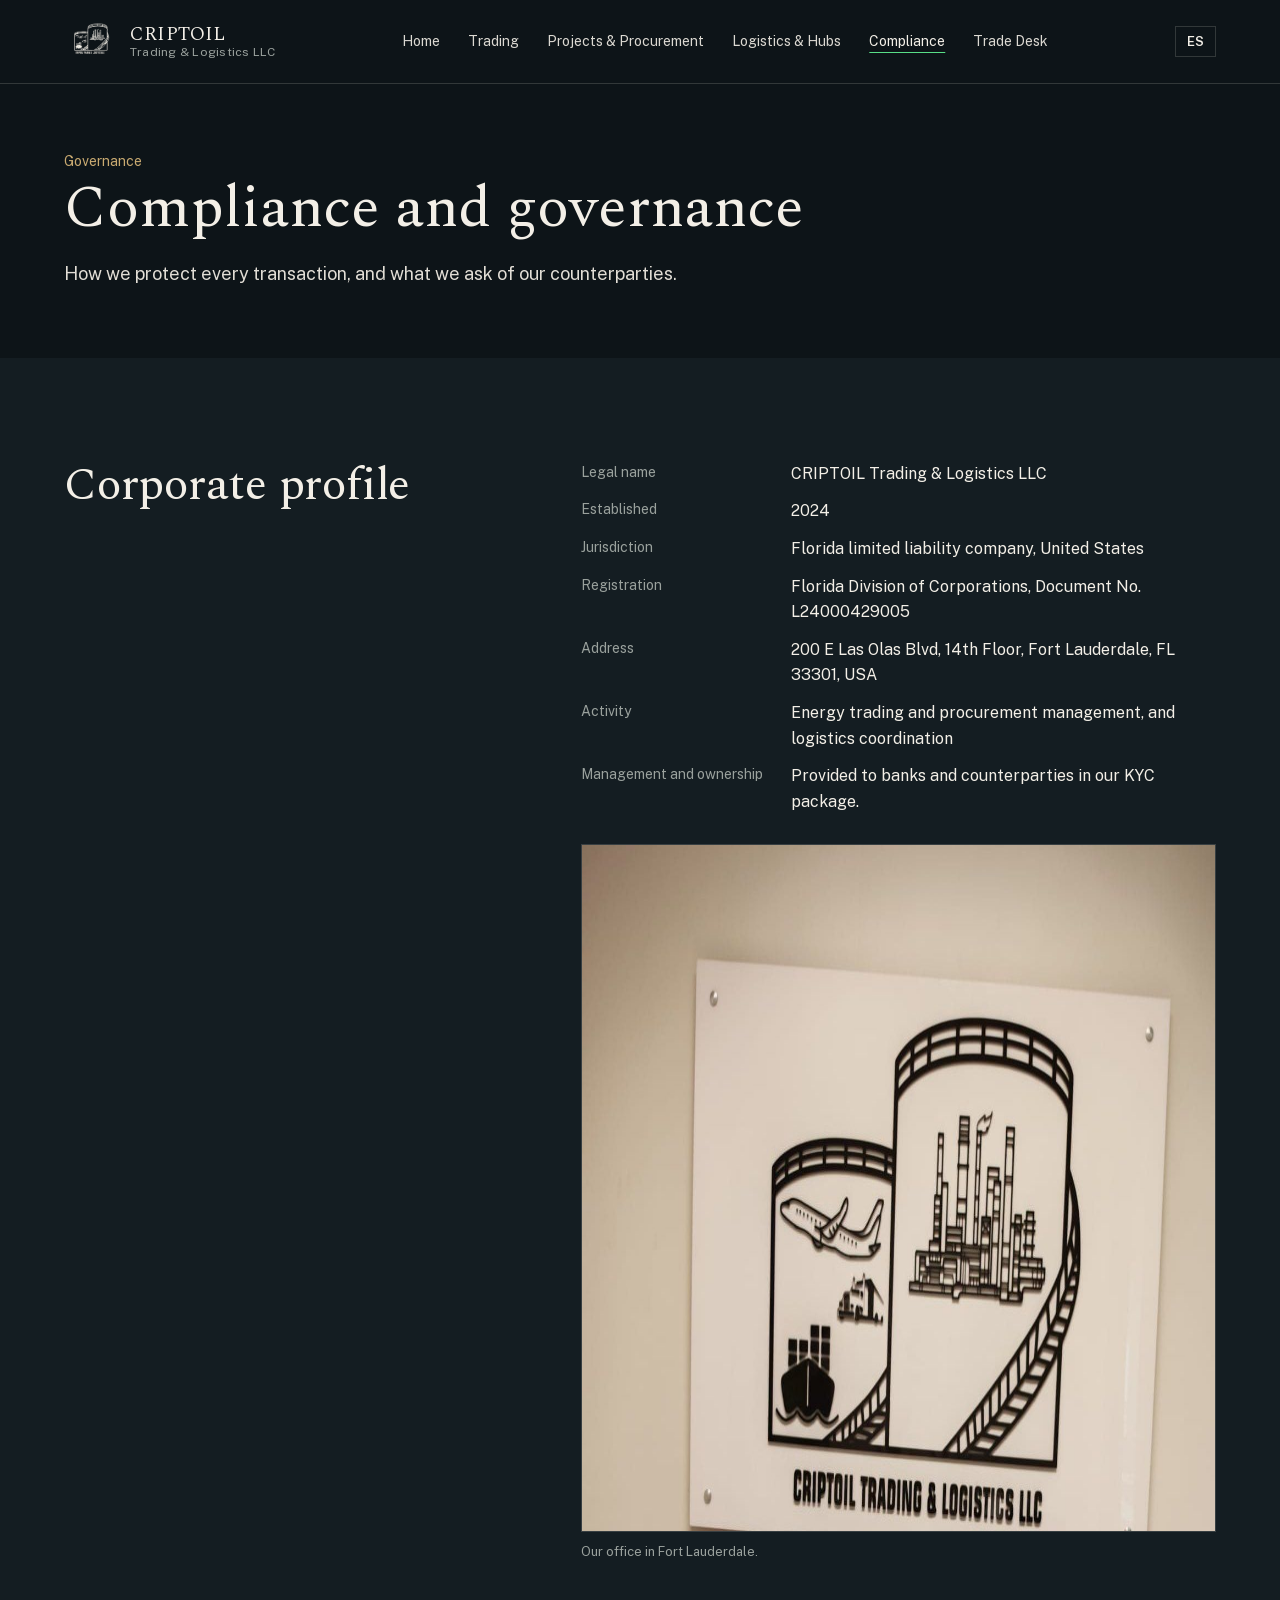
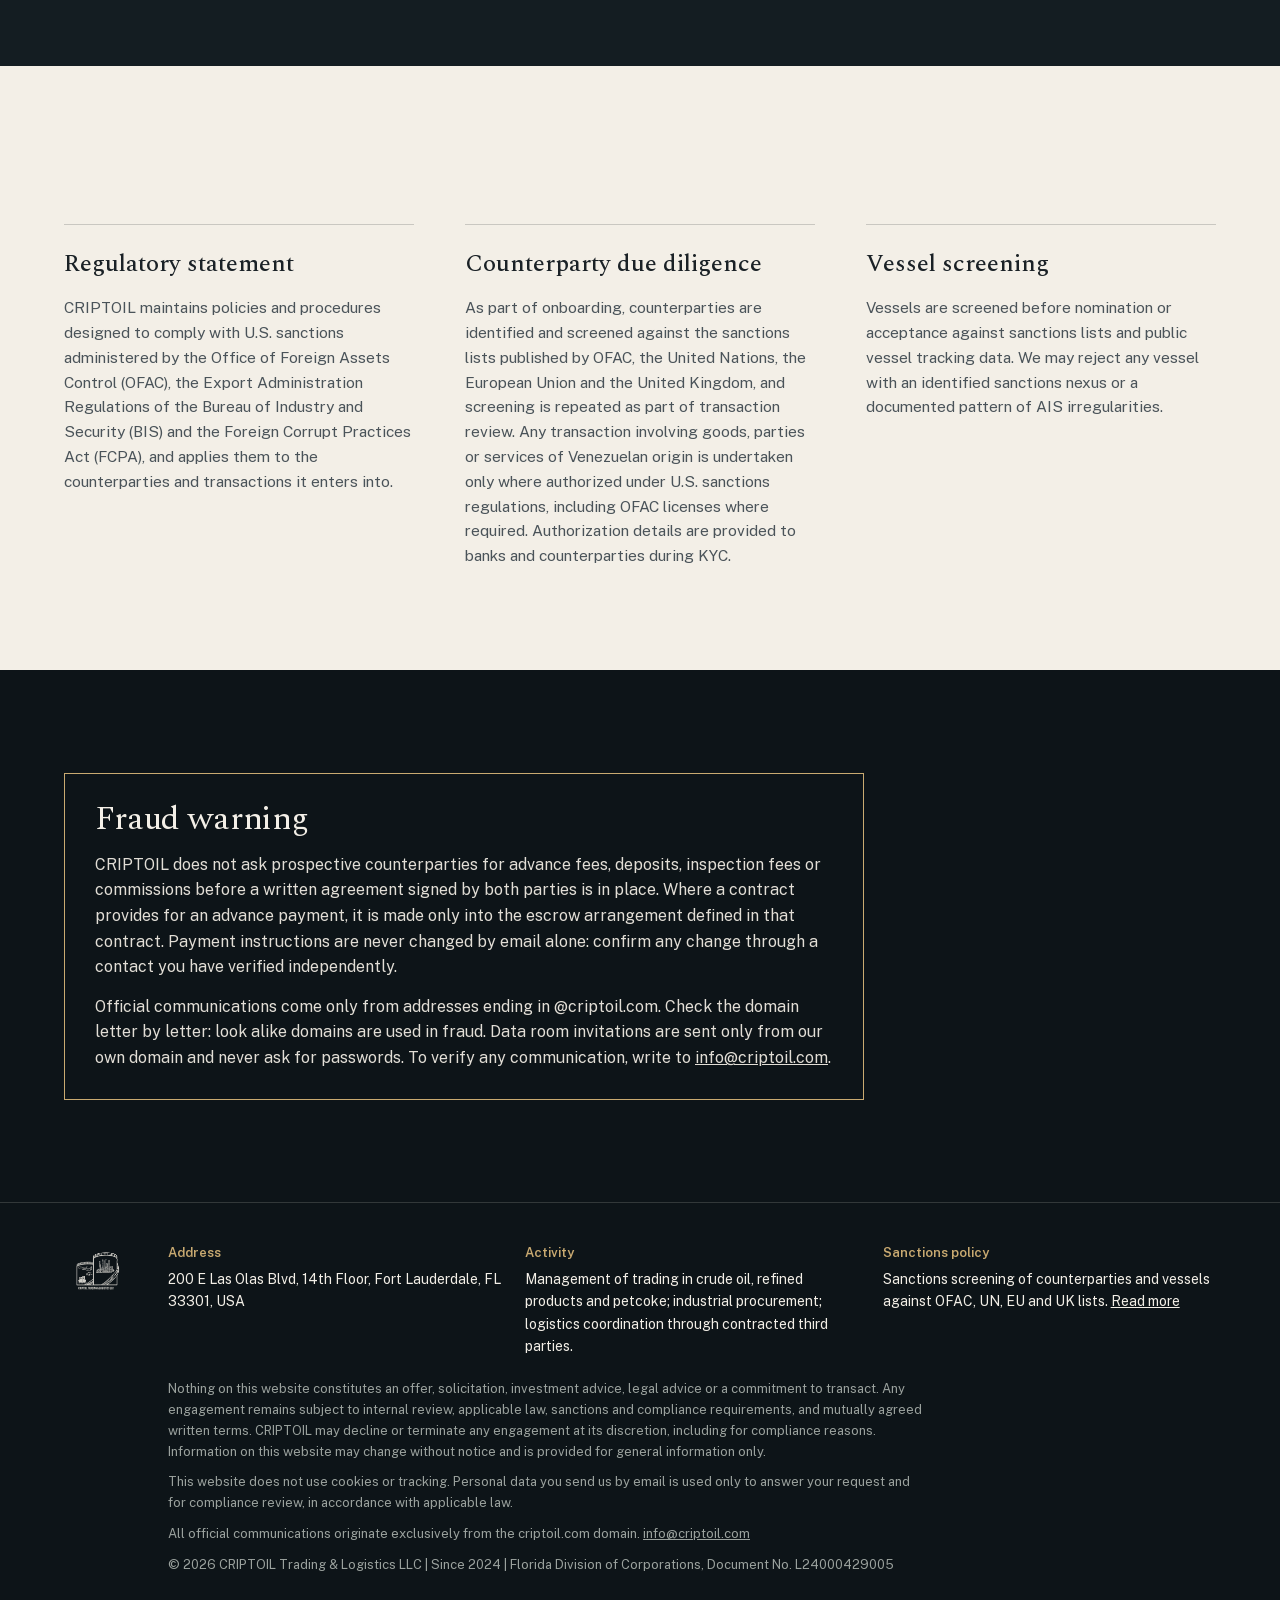
<file: en/compliance.html>
<!DOCTYPE html>
<html lang="en">
<head>
<meta charset="UTF-8">
<meta name="viewport" content="width=device-width, initial-scale=1.0">
<title>Compliance and Governance | CRIPTOIL Trading &amp; Logistics LLC</title>
<meta name="description" content="Policies on OFAC sanctions, BIS export controls and FCPA anti corruption, counterparty due diligence, vessel screening and fraud warning.">
<link rel="canonical" href="https://www.criptoil.com/en/compliance.html">
<link rel="alternate" hreflang="en" href="https://www.criptoil.com/en/compliance.html">
<link rel="alternate" hreflang="es" href="https://www.criptoil.com/es/compliance.html">
<link rel="alternate" hreflang="x-default" href="https://www.criptoil.com/en/compliance.html">
<link rel="icon" type="image/png" href="../assets/img/favicon.png">
<meta property="og:site_name" content="CRIPTOIL Trading &amp; Logistics LLC">
<meta property="og:title" content="Compliance and Governance | CRIPTOIL Trading &amp; Logistics LLC">
<meta property="og:description" content="Policies on OFAC sanctions, BIS export controls and FCPA anti corruption, counterparty due diligence, vessel screening and fraud warning.">
<meta property="og:type" content="website">
<meta property="og:url" content="https://www.criptoil.com/en/compliance.html">
<meta property="og:image" content="https://www.criptoil.com/assets/img/terminal-port-everglades.jpg">
<link rel="preload" href="../assets/fonts/Spectral-400.woff2" as="font" type="font/woff2" crossorigin>
<link rel="stylesheet" href="../assets/css/style.css?v=83a8fcfa5f">
<script type="application/ld+json">{"@context": "https://schema.org", "@type": "Organization", "name": "CRIPTOIL Trading & Logistics LLC", "url": "https://www.criptoil.com/", "email": "info@criptoil.com", "logo": "https://www.criptoil.com/assets/img/favicon.png", "address": {"@type": "PostalAddress", "streetAddress": "200 E Las Olas Blvd, 14th Floor", "addressLocality": "Fort Lauderdale", "addressRegion": "FL", "postalCode": "33301", "addressCountry": "US"}}</script>
<script src="../assets/js/main.js?v=83a8fcfa5f" defer></script>
</head>
<body>
<a class="skip" href="#main">Skip to content</a>
<header class="top wrap">
  <a class="brand" href="index.html" aria-label="CRIPTOIL Trading &amp; Logistics LLC">
    <img src="../assets/img/criptoil-logo-light.png" alt="" width="52" height="52">
    <span>CRIPTOIL<small>Trading &amp; Logistics LLC</small></span>
  </a>
  <nav class="nav" id="mainNav" aria-label="Main"><a href="index.html">Home</a><a href="trading.html">Trading</a><a href="projects.html">Projects & Procurement</a><a href="logistics.html">Logistics & Hubs</a><a href="compliance.html" aria-current="page">Compliance</a><a href="trade-desk.html">Trade Desk</a></nav>
  <div class="tools">
    <a class="lang" href="../es/compliance.html" hreflang="es" lang="es">ES</a>
    <button class="menu" id="menuBtn" type="button" aria-controls="mainNav" aria-expanded="false">Menu</button>
  </div>
</header>
<main id="main">
<section class="phead wrap">
  <div class="hero-in"><p class="crumb">Governance</p><h1>Compliance and governance</h1><p>How we protect every transaction, and what we ask of our counterparties.</p></div>
</section>
<section class="band ink2 wrap">
  <div class="split"><h2>Corporate profile</h2>
  <div>
  <dl class="profile">
    <dt>Legal name</dt><dd>CRIPTOIL Trading &amp; Logistics LLC</dd>
    <dt>Established</dt><dd>2024</dd>
    <dt>Jurisdiction</dt><dd>Florida limited liability company, United States</dd>
    <dt>Registration</dt><dd>Florida Division of Corporations, Document No. L24000429005</dd>
    <dt>Address</dt><dd>200 E Las Olas Blvd, 14th Floor, Fort Lauderdale, FL 33301, USA</dd>
    <dt>Activity</dt><dd>Energy trading and procurement management, and logistics coordination</dd>
    <dt>Management and ownership</dt><dd>Provided to banks and counterparties in our KYC package.</dd>
  </dl>
  <figure class="office">
    <img src="../assets/img/office-las-olas.jpg" alt="CRIPTOIL sign on the wall of the Fort Lauderdale office" width="1152" height="688" loading="lazy">
    <figcaption>Our office in Fort Lauderdale.</figcaption>
  </figure>
  </div></div>
</section>
<section class="band paper wrap">
  <div class="cols3">
    <article><h3>Regulatory statement</h3>
      <p>CRIPTOIL maintains policies and procedures designed to comply with U.S. sanctions administered by the Office of Foreign Assets Control (OFAC), the Export Administration Regulations of the Bureau of Industry and Security (BIS) and the Foreign Corrupt Practices Act (FCPA), and applies them to the counterparties and transactions it enters into.</p></article>
    <article><h3>Counterparty due diligence</h3>
      <p>As part of onboarding, counterparties are identified and screened against the sanctions lists published by OFAC, the United Nations, the European Union and the United Kingdom, and screening is repeated as part of transaction review. Any transaction involving goods, parties or services of Venezuelan origin is undertaken only where authorized under U.S. sanctions regulations, including OFAC licenses where required. Authorization details are provided to banks and counterparties during KYC.</p></article>
    <article><h3>Vessel screening</h3>
      <p>Vessels are screened before nomination or acceptance against sanctions lists and public vessel tracking data. We may reject any vessel with an identified sanctions nexus or a documented pattern of AIS irregularities.</p></article>
  </div>
</section>
<section class="band wrap">
  <div class="warning" role="note">
    <h2>Fraud warning</h2>
    <p>CRIPTOIL does not ask prospective counterparties for advance fees, deposits, inspection fees or commissions before a written agreement signed by both parties is in place. Where a contract provides for an advance payment, it is made only into the escrow arrangement defined in that contract. Payment instructions are never changed by email alone: confirm any change through a contact you have verified independently.</p>
    <p>Official communications come only from addresses ending in @criptoil.com. Check the domain letter by letter: look alike domains are used in fraud. Data room invitations are sent only from our own domain and never ask for passwords. To verify any communication, write to <a href="mailto:info@criptoil.com">info@criptoil.com</a>.</p>
  </div>
</section>
</main>
<footer class="foot wrap">
  <img src="../assets/img/criptoil-logo-light.png" alt="" width="64" height="64">
  <div>
    <div class="kyc3">
      <p><b>Address</b>200 E Las Olas Blvd, 14th Floor, Fort Lauderdale, FL 33301, USA</p>
      <p><b>Activity</b>Management of trading in crude oil, refined products and petcoke; industrial procurement; logistics coordination through contracted third parties.</p>
      <p><b>Sanctions policy</b>Sanctions screening of counterparties and vessels against OFAC, UN, EU and UK lists. <a href="compliance.html">Read more</a></p>
    </div>
    <p>Nothing on this website constitutes an offer, solicitation, investment advice, legal advice or a commitment to transact. Any engagement remains subject to internal review, applicable law, sanctions and compliance requirements, and mutually agreed written terms. CRIPTOIL may decline or terminate any engagement at its discretion, including for compliance reasons. Information on this website may change without notice and is provided for general information only.</p>
    <p>This website does not use cookies or tracking. Personal data you send us by email is used only to answer your request and for compliance review, in accordance with applicable law.</p>
    <p>All official communications originate exclusively from the criptoil.com domain. <a href="mailto:info@criptoil.com">info@criptoil.com</a></p>
    <p>&copy; 2026 CRIPTOIL Trading &amp; Logistics LLC | Since 2024 | Florida Division of Corporations, Document No. L24000429005</p>
  </div>
</footer>
</body>
</html>
</file>
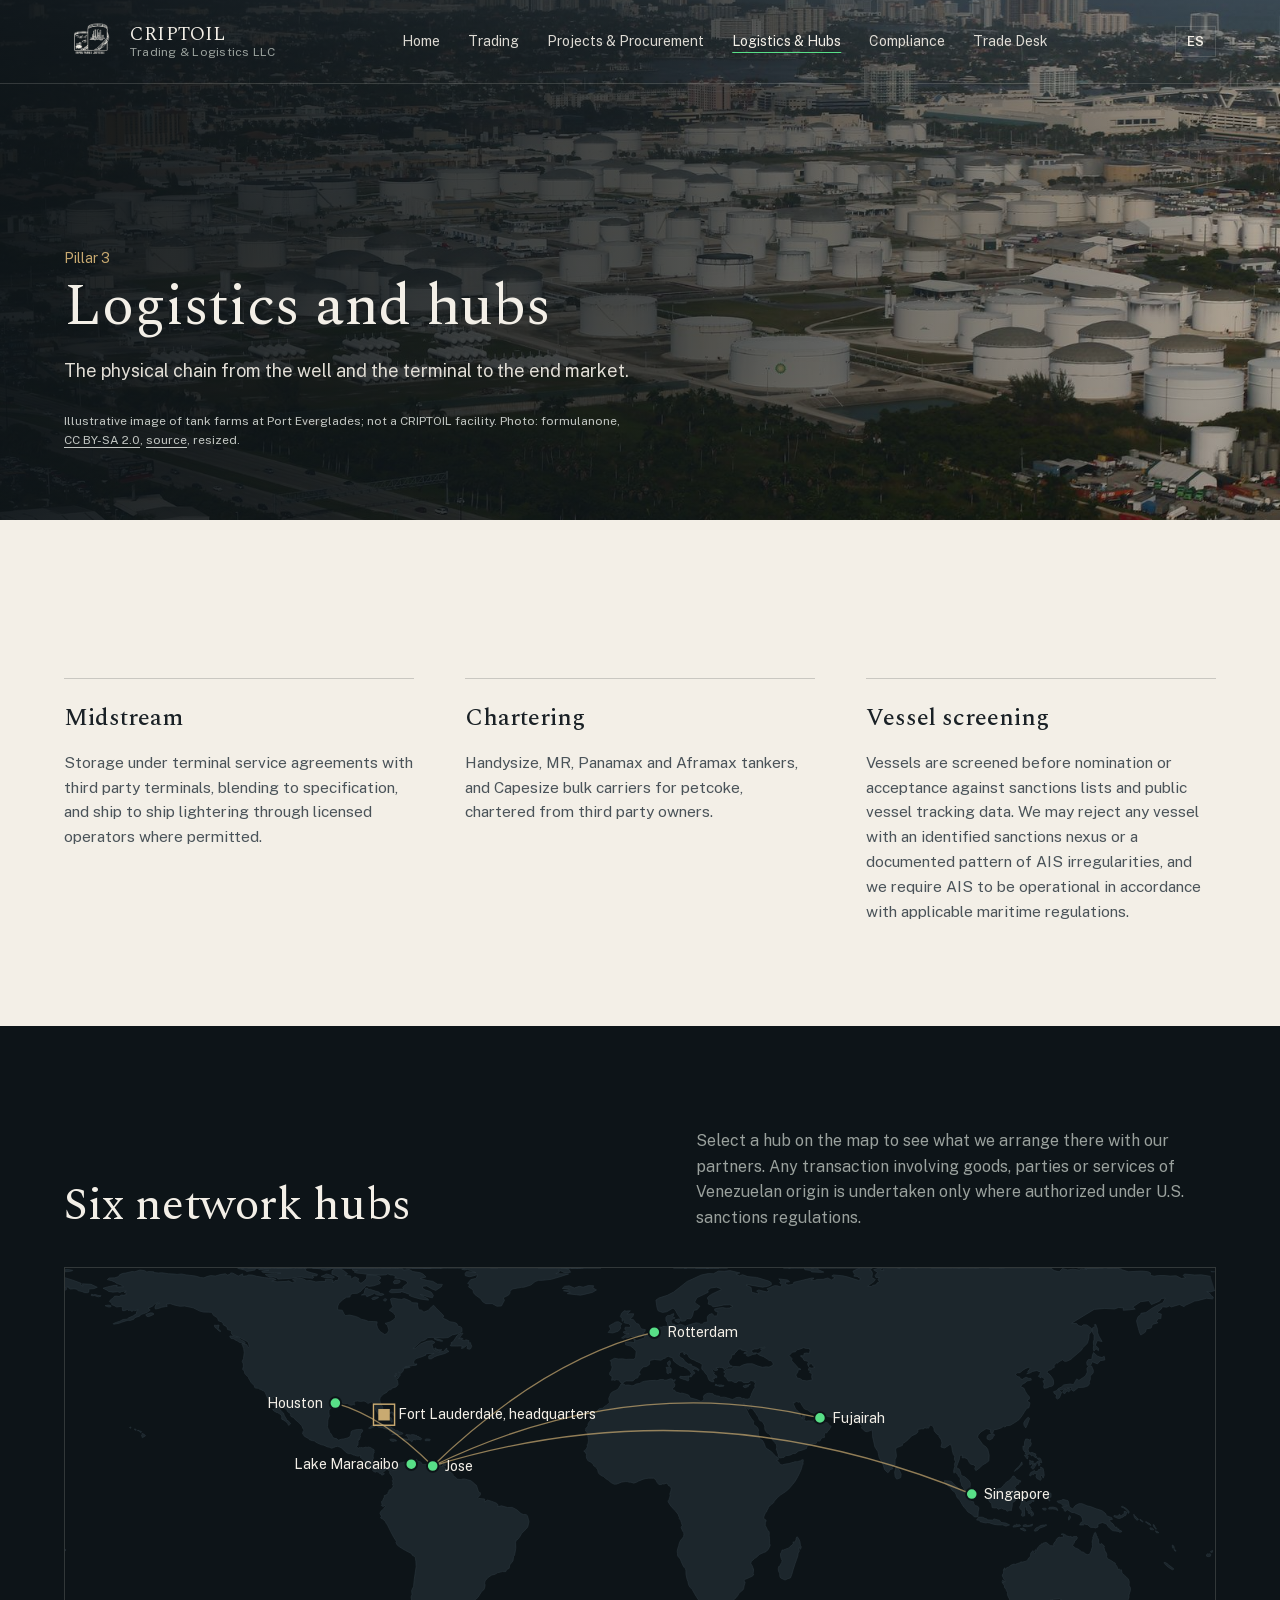
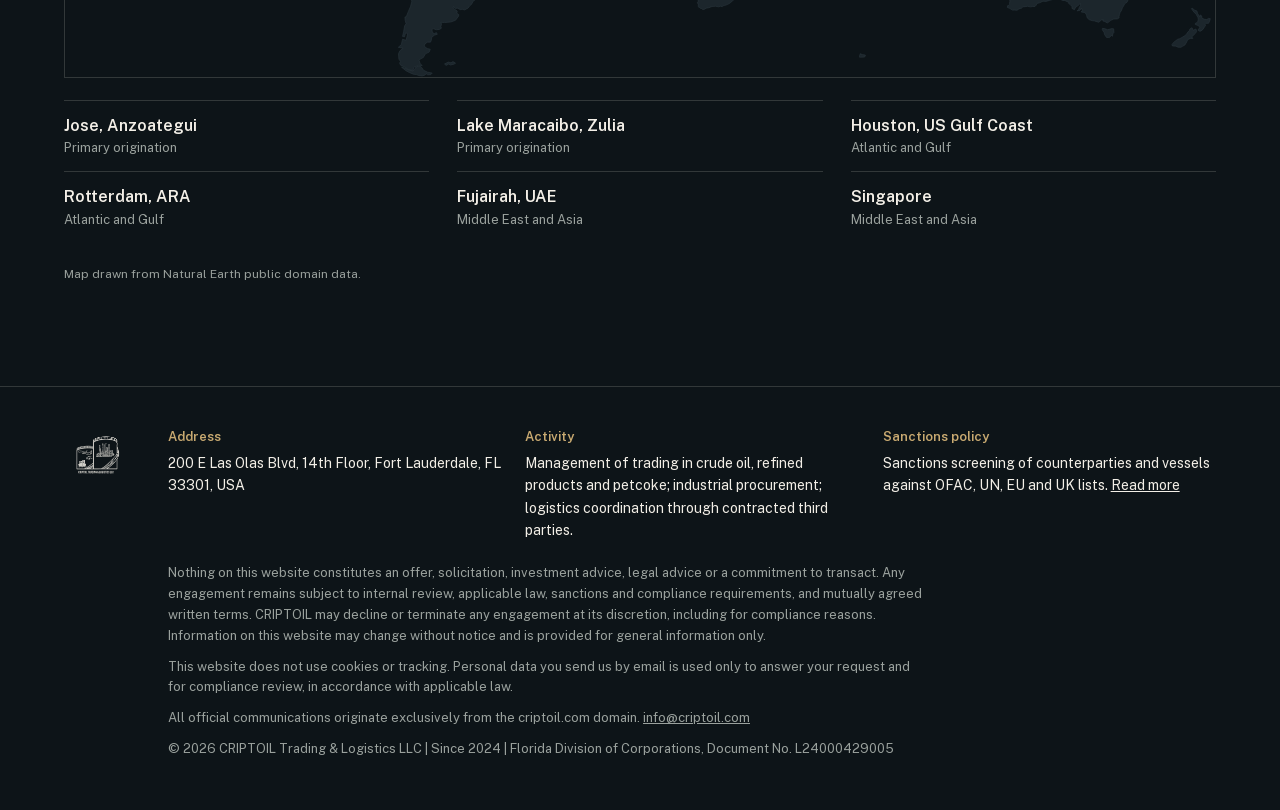
<file: en/logistics.html>
<!DOCTYPE html>
<html lang="en">
<head>
<meta charset="UTF-8">
<meta name="viewport" content="width=device-width, initial-scale=1.0">
<title>Logistics and Hubs | CRIPTOIL Trading &amp; Logistics LLC</title>
<meta name="description" content="Storage, blending, ship to ship lightering and chartering of Handysize, MR, Panamax, Aframax and Capesize vessels, arranged through third party terminals, operators and owners in six hubs.">
<link rel="canonical" href="https://www.criptoil.com/en/logistics.html">
<link rel="alternate" hreflang="en" href="https://www.criptoil.com/en/logistics.html">
<link rel="alternate" hreflang="es" href="https://www.criptoil.com/es/logistics.html">
<link rel="alternate" hreflang="x-default" href="https://www.criptoil.com/en/logistics.html">
<link rel="icon" type="image/png" href="../assets/img/favicon.png">
<meta property="og:site_name" content="CRIPTOIL Trading &amp; Logistics LLC">
<meta property="og:title" content="Logistics and Hubs | CRIPTOIL Trading &amp; Logistics LLC">
<meta property="og:description" content="Storage, blending, ship to ship lightering and chartering of Handysize, MR, Panamax, Aframax and Capesize vessels, arranged through third party terminals, operators and owners in six hubs.">
<meta property="og:type" content="website">
<meta property="og:url" content="https://www.criptoil.com/en/logistics.html">
<meta property="og:image" content="https://www.criptoil.com/assets/img/terminal-port-everglades.jpg">
<link rel="preload" href="../assets/fonts/Spectral-400.woff2" as="font" type="font/woff2" crossorigin>
<link rel="stylesheet" href="../assets/css/style.css?v=83a8fcfa5f">
<script type="application/ld+json">{"@context": "https://schema.org", "@type": "Organization", "name": "CRIPTOIL Trading & Logistics LLC", "url": "https://www.criptoil.com/", "email": "info@criptoil.com", "logo": "https://www.criptoil.com/assets/img/favicon.png", "address": {"@type": "PostalAddress", "streetAddress": "200 E Las Olas Blvd, 14th Floor", "addressLocality": "Fort Lauderdale", "addressRegion": "FL", "postalCode": "33301", "addressCountry": "US"}}</script>
<script src="../assets/js/main.js?v=83a8fcfa5f" defer></script>
</head>
<body>
<a class="skip" href="#main">Skip to content</a>
<header class="top wrap">
  <a class="brand" href="index.html" aria-label="CRIPTOIL Trading &amp; Logistics LLC">
    <img src="../assets/img/criptoil-logo-light.png" alt="" width="52" height="52">
    <span>CRIPTOIL<small>Trading &amp; Logistics LLC</small></span>
  </a>
  <nav class="nav" id="mainNav" aria-label="Main"><a href="index.html">Home</a><a href="trading.html">Trading</a><a href="projects.html">Projects & Procurement</a><a href="logistics.html" aria-current="page">Logistics & Hubs</a><a href="compliance.html">Compliance</a><a href="trade-desk.html">Trade Desk</a></nav>
  <div class="tools">
    <a class="lang" href="../es/logistics.html" hreflang="es" lang="es">ES</a>
    <button class="menu" id="menuBtn" type="button" aria-controls="mainNav" aria-expanded="false">Menu</button>
  </div>
</header>
<main id="main">
<section class="phead has-photo wrap" style="background-image:url('../assets/img/storage-port-everglades.jpg')">
  <div class="hero-in"><p class="crumb">Pillar 3</p><h1>Logistics and hubs</h1><p>The physical chain from the well and the terminal to the end market.</p></div><p class="photo-credit">Illustrative image of tank farms at Port Everglades; not a CRIPTOIL facility. Photo: formulanone, <a href="https://creativecommons.org/licenses/by-sa/2.0/">CC BY-SA 2.0</a>, <a href="https://commons.wikimedia.org/wiki/File:PortEvergladesTankFarms-Dec2015.jpg">source</a>, resized.</p>
</section>
<section class="band paper wrap">
  <div class="cols3">
    <article><h3>Midstream</h3><p>Storage under terminal service agreements with third party terminals, blending to specification, and ship to ship lightering through licensed operators where permitted.</p></article>
    <article><h3>Chartering</h3><p>Handysize, MR, Panamax and Aframax tankers, and Capesize bulk carriers for petcoke, chartered from third party owners.</p></article>
    <article><h3>Vessel screening</h3><p>Vessels are screened before nomination or acceptance against sanctions lists and public vessel tracking data. We may reject any vessel with an identified sanctions nexus or a documented pattern of AIS irregularities, and we require AIS to be operational in accordance with applicable maritime regulations.</p></article>
  </div>
</section>
<section class="band wrap" aria-labelledby="hubT">
  <div class="net-head"><h2 id="hubT">Six network hubs</h2>
  <p>Select a hub on the map to see what we arrange there with our partners. Any transaction involving goods, parties or services of Venezuelan origin is undertaken only where authorized under U.S. sanctions regulations.</p></div>
  <div class="mapwrap"><svg class="hubmap" viewBox="0 0 1200 427" role="group" aria-labelledby="mapT mapD"><title id="mapT">Network hubs</title><desc id="mapD">Origination in Venezuela connected to Houston, Rotterdam, Fujairah and Singapore. Headquarters in Fort Lauderdale.</desc><rect width="1200" height="427" fill="#0d1418"/><path d="M374.2,419.8L378.5,421.8L383.2,422.7L381.7,424.3L378.5,424.5L376.8,423.3L375.7,424.7L372.8,425.7L369.2,425.3L366.8,424.3L363.3,423.8L359.1,422.0L355.7,420.2L351.1,416.5L353.9,417.2L358.6,419.4L363.0,420.6L364.7,419.0L365.8,416.8L368.8,415.4L371.2,415.8L372.5,417.3L374.2,419.8Z M404.8,410.7L407.5,412.2L406.5,413.3L402.0,414.3L400.5,413.2L397.7,414.7L396.0,413.2L400.0,411.2L402.8,412.0L404.8,410.7Z M834.3,406.0L829.1,406.2L829.1,404.5L829.6,403.1L829.8,402.4L831.9,403.4L835.1,403.9L835.2,404.5L834.3,406.0Z M1084.7,376.3L1087.9,377.4L1089.7,377.0L1092.3,376.3L1094.3,376.5L1094.5,380.5L1093.4,381.7L1093.0,384.3L1091.9,383.4L1089.6,385.8L1088.9,385.6L1086.8,385.5L1084.8,382.6L1084.3,380.4L1082.4,377.5L1082.5,376.0L1084.7,376.3Z M1176.7,376.7L1177.5,378.1L1179.9,376.7L1180.8,378.1L1180.8,379.5L1179.6,381.1L1177.4,383.5L1175.7,384.9L1176.9,386.5L1174.4,386.5L1171.5,387.8L1170.6,390.0L1168.7,393.3L1166.1,394.8L1164.4,395.8L1161.4,395.7L1159.2,394.6L1155.6,394.4L1155.0,393.1L1156.8,390.7L1161.0,387.4L1163.2,386.8L1165.6,385.5L1168.4,383.7L1170.4,382.0L1171.9,379.5L1173.2,378.7L1173.7,376.8L1176.0,375.3L1176.7,376.7Z M1182.0,360.8L1184.5,364.3L1184.5,362.0L1186.0,362.9L1186.5,365.5L1189.2,366.6L1191.5,366.8L1193.4,365.5L1195.1,365.9L1194.3,368.9L1193.2,370.8L1190.7,370.8L1189.8,371.8L1190.1,373.2L1189.6,373.8L1188.4,375.6L1186.7,377.9L1184.1,379.3L1183.6,378.4L1182.2,377.9L1184.1,375.2L1183.0,373.3L1179.4,372.0L1179.5,370.8L1181.9,369.6L1182.5,367.0L1182.3,364.9L1181.0,362.7L1181.1,362.1L1179.5,360.7L1176.9,357.7L1175.4,355.4L1176.7,355.1L1178.5,357.0L1181.1,357.8L1182.0,360.8Z M1157.1,314.1L1155.8,314.9L1154.0,314.0L1151.6,312.5L1149.4,310.7L1147.2,308.4L1146.8,307.3L1148.2,307.3L1150.1,308.4L1151.5,309.6L1152.6,310.5L1155.3,312.6L1157.1,314.1Z M1194.6,298.0L1195.7,299.0L1195.2,300.7L1193.1,301.2L1191.3,300.8L1191.0,299.3L1192.2,298.2L1193.7,298.6L1194.6,298.0Z M0.0,295.4M1197.9,296.2L1195.8,296.9L1195.3,295.7L1197.0,295.0L1198.0,294.8M0.0,293.8L0.7,293.6L0.3,295.2L0.0,295.4Z M1159.5,295.1L1158.4,295.6L1157.3,294.1L1157.4,293.2L1159.5,295.1Z M1157.0,290.0L1157.6,292.7L1156.7,292.3L1156.0,292.5L1155.5,291.5L1155.4,289.0L1157.0,290.0Z M766.9,285.4L767.4,289.4L768.3,291.0L767.9,292.6L767.3,293.6L766.2,291.6L765.6,292.6L766.2,295.1L765.9,296.5L765.0,297.3L764.8,300.1L763.5,304.0L761.8,308.6L759.8,314.9L758.5,319.5L757.0,323.4L754.3,324.2L751.4,325.6L749.4,324.7L746.8,323.5L745.9,321.8L745.7,318.8L744.5,316.2L744.2,313.8L744.8,311.4L746.3,310.8L746.3,309.7L747.9,307.2L748.2,305.0L747.4,303.4L746.8,301.3L746.5,298.3L747.7,296.4L748.2,294.3L749.8,294.2L751.7,293.5L752.9,292.9L754.4,292.8L756.3,290.9L759.0,288.9L760.0,287.2L759.6,285.8L761.0,286.2L762.8,283.9L762.9,281.8L764.0,280.4L765.1,281.8L766.0,283.2L766.9,285.4Z M1078.5,286.1L1079.7,288.7L1081.9,287.5L1083.0,288.9L1084.6,290.2L1084.2,291.7L1085.0,294.5L1085.5,296.2L1086.3,296.6L1087.2,299.4L1086.9,301.2L1088.0,303.4L1091.6,305.2L1093.9,306.8L1096.2,308.2L1095.7,309.0L1097.6,311.1L1098.9,314.7L1100.3,314.0L1101.6,315.4L1102.4,314.9L1103.0,318.5L1105.4,320.5L1106.9,321.8L1109.5,324.5L1110.5,327.2L1110.5,329.1L1110.3,331.1L1111.9,334.0L1111.7,336.9L1111.1,338.5L1110.2,341.4L1110.3,343.3L1109.6,345.7L1108.2,348.8L1105.7,350.4L1104.5,353.0L1103.4,354.6L1102.4,357.5L1101.1,359.2L1100.3,361.7L1099.8,364.0L1100.0,365.0L1098.1,366.2L1094.4,366.3L1091.3,367.7L1089.7,369.0L1087.7,370.4L1085.0,368.9L1082.9,368.3L1083.4,366.6L1081.6,367.2L1078.7,369.7L1075.8,368.8L1073.9,368.2L1072.0,368.0L1068.8,367.0L1066.6,365.0L1066.0,362.4L1065.3,360.7L1063.6,359.4L1060.4,359.0L1061.5,357.4L1060.7,354.9L1059.1,357.2L1056.1,357.8L1057.8,356.0L1058.4,354.0L1059.6,352.4L1059.4,349.9L1056.7,352.8L1054.6,353.9L1053.3,356.6L1050.7,355.2L1050.8,353.4L1048.7,351.0L1047.0,349.8L1047.6,349.0L1043.3,347.0L1041.0,346.9L1037.8,345.3L1031.8,345.6L1027.5,346.8L1023.7,347.9L1020.5,347.7L1017.0,349.4L1014.1,350.1L1013.4,351.9L1012.2,353.2L1009.4,353.3L1007.3,353.6L1004.3,353.0L1001.9,353.4L999.6,353.5L997.7,355.3L996.7,355.2L995.0,356.1L993.4,357.2L991.0,357.0L988.7,357.0L985.2,354.9L983.4,354.3L983.5,352.4L985.1,351.9L985.7,351.1L985.6,349.9L986.0,347.6L985.6,345.6L983.9,342.3L983.3,340.4L983.5,338.5L982.1,336.3L982.1,335.3L980.6,334.0L980.2,331.4L978.3,328.7L977.8,327.3L979.3,328.8L978.1,325.7L979.8,326.6L980.8,327.9L980.7,326.2L979.1,323.6L978.8,322.5L978.0,321.5L978.3,319.6L979.0,318.8L979.5,317.1L979.1,315.2L980.5,312.8L980.7,315.3L982.2,313.0L984.9,311.9L986.5,310.5L989.0,309.2L990.5,309.0L991.5,309.4L994.1,308.2L996.1,307.8L996.6,307.1L997.5,306.7L999.3,306.8L1002.9,305.9L1004.7,304.4L1005.5,302.6L1007.5,300.9L1007.6,299.6L1007.7,297.7L1010.0,294.9L1011.4,297.8L1012.9,297.1L1011.7,295.6L1012.7,293.9L1014.2,294.7L1014.6,292.1L1016.4,290.5L1017.2,289.2L1018.9,288.6L1019.0,287.7L1020.4,288.0L1020.5,287.2L1021.9,286.7L1023.6,286.3L1026.0,287.8L1027.9,289.8L1029.9,289.8L1032.1,290.1L1031.4,288.3L1033.0,285.6L1034.5,284.7L1033.9,283.9L1035.4,282.0L1037.4,280.8L1039.1,281.2L1041.9,280.6L1041.9,278.9L1039.4,277.8L1041.2,277.3L1043.4,278.1L1045.2,279.5L1048.0,280.4L1048.9,280.0L1051.0,281.0L1052.9,280.1L1054.2,280.4L1055.0,279.7L1056.5,281.4L1055.6,283.2L1054.4,284.5L1053.2,284.6L1053.6,286.0L1052.6,287.6L1051.4,289.3L1051.7,290.2L1054.3,292.1L1056.9,293.1L1058.6,294.3L1061.0,296.3L1062.0,296.3L1063.7,297.1L1064.2,298.1L1067.4,299.3L1069.6,298.1L1070.2,296.3L1070.9,294.9L1071.3,293.0L1072.3,290.4L1071.9,288.8L1072.1,287.8L1071.7,285.9L1072.2,283.4L1072.8,282.7L1072.3,281.6L1073.1,279.8L1073.7,278.0L1073.8,277.0L1075.1,275.8L1076.0,277.4L1076.2,279.5L1077.1,279.9L1077.2,281.3L1078.4,283.0L1078.7,284.9L1078.5,286.1Z M1140.4,275.2L1141.3,276.3L1139.0,276.3L1137.7,274.2L1139.7,275.0L1140.4,275.2Z M1002.4,274.3L1001.0,274.4L996.6,272.1L999.7,271.4L1001.4,272.4L1002.6,273.4L1002.4,274.3Z M1136.2,273.1L1134.9,273.2L1132.8,272.9L1132.1,272.3L1132.3,271.0L1134.5,271.5L1135.6,272.2L1136.2,273.1Z M1138.9,272.2L1138.4,272.8L1136.0,269.9L1135.3,267.9L1136.4,267.9L1137.6,270.6L1138.9,272.2Z M1014.8,274.0L1011.9,274.7L1011.5,274.3L1011.8,273.2L1013.3,271.2L1016.6,269.9L1017.0,269.1L1019.8,268.3L1022.1,268.2L1023.2,267.8L1024.5,268.2L1023.2,269.1L1019.8,270.6L1017.0,271.5L1014.8,274.0Z M993.0,267.2L994.2,268.1L996.3,267.8L997.1,269.2L993.2,269.9L990.9,270.3L989.1,270.3L990.3,268.4L992.1,268.4L993.0,267.2Z M1009.7,267.2L1009.2,269.0L1004.2,270.0L999.7,269.6L999.7,268.4L1002.4,267.7L1004.5,268.7L1006.7,268.4L1009.7,267.2Z M1132.9,268.0L1133.1,268.7L1130.4,267.3L1128.6,266.1L1127.4,264.9L1127.9,264.6L1129.4,265.4L1132.1,266.9L1132.9,268.0Z M1125.1,264.7L1124.5,264.9L1123.0,264.1L1121.6,262.8L1121.8,262.2L1123.8,263.6L1125.1,264.7Z M962.1,262.8L968.5,263.1L969.2,261.8L975.4,263.4L976.6,265.5L981.6,266.1L985.7,268.1L981.9,269.4L978.2,268.0L975.2,268.1L971.7,267.9L968.6,267.3L964.8,266.0L962.3,265.7L960.9,266.1L954.8,264.7L954.3,263.3L951.2,263.0L953.5,259.9L957.5,260.1L960.2,261.4L961.6,261.6L962.1,262.8Z M1049.1,260.9L1047.4,263.2L1047.0,260.7L1047.6,259.5L1048.3,258.3L1049.1,259.3L1049.1,260.9Z M1119.6,262.9L1118.7,263.3L1117.2,262.0L1115.8,259.9L1115.1,257.3L1115.5,257.0L1115.9,258.0L1116.9,258.8L1118.5,260.9L1120.1,262.0L1119.6,262.9Z M1106.6,258.5L1104.9,258.7L1104.3,259.7L1102.5,260.5L1100.8,261.3L1099.0,261.3L1096.3,260.3L1094.4,259.4L1094.7,258.3L1097.7,258.8L1099.5,258.6L1100.0,257.0L1100.5,256.9L1100.8,258.6L1102.7,258.4L1103.6,257.2L1105.5,256.1L1105.1,254.1L1107.1,254.0L1107.8,254.6L1107.7,256.4L1106.6,258.5Z M1024.2,251.7L1022.9,252.8L1020.6,252.2L1020.0,250.8L1023.3,250.6L1024.2,251.7Z M1034.9,250.5L1036.1,253.1L1033.3,251.7L1030.5,251.4L1028.6,251.6L1026.3,251.5L1027.1,249.7L1031.2,249.5L1034.9,250.5Z M1110.5,255.2L1109.4,256.1L1108.8,254.1L1108.0,252.8L1106.5,251.7L1104.6,250.3L1102.2,249.3L1103.1,248.5L1104.9,249.5L1106.1,250.2L1107.5,251.0L1108.8,252.4L1110.1,253.5L1110.5,255.2Z M1047.1,244.0L1048.1,249.4L1051.5,251.4L1054.3,247.9L1058.1,245.9L1061.1,245.9L1064.0,247.0L1066.4,248.2L1070.0,248.9L1075.8,251.2L1081.9,253.1L1084.2,254.8L1086.1,256.5L1086.6,258.4L1092.2,260.5L1093.0,262.3L1089.9,262.6L1090.6,264.8L1093.6,267.0L1095.8,270.6L1097.7,270.4L1097.6,271.9L1100.1,272.5L1099.1,273.1L1102.7,274.5L1102.3,275.5L1100.1,275.7L1099.3,274.9L1096.4,274.5L1093.0,274.0L1090.5,271.9L1088.6,270.0L1086.8,267.1L1082.5,265.6L1079.7,266.6L1077.6,267.7L1078.0,270.2L1075.4,271.3L1073.6,270.7L1070.1,270.6L1067.1,267.9L1063.8,267.2L1062.9,268.1L1058.7,268.2L1060.1,265.5L1062.2,264.6L1061.4,261.0L1059.8,258.2L1053.3,255.4L1050.6,255.1L1045.5,252.0L1044.6,253.6L1043.3,253.9L1042.5,252.7L1042.5,251.2L1040.0,249.6L1043.6,248.4L1045.9,248.5L1045.7,247.6L1040.8,247.6L1039.5,245.6L1036.5,245.0L1035.1,243.3L1039.6,242.5L1041.3,241.4L1046.6,242.8L1047.1,244.0Z M1017.5,235.4L1014.8,238.8L1012.3,239.4L1009.1,238.8L1003.5,238.9L1000.6,239.4L1000.1,241.9L1003.1,244.9L1004.9,243.4L1011.1,242.2L1010.9,243.8L1009.4,243.3L1008.0,245.3L1005.0,246.5L1008.2,250.8L1007.6,252.0L1010.6,255.8L1010.5,258.0L1008.8,259.0L1007.5,257.8L1009.1,255.1L1005.8,256.4L1005.0,255.4L1005.4,254.2L1003.0,252.2L1003.2,249.0L1001.0,250.0L1001.3,253.9L1001.4,258.6L999.3,259.1L997.9,258.1L998.8,255.1L998.3,251.8L996.9,251.8L995.9,249.5L997.3,247.4L997.7,244.7L999.4,239.7L1000.1,238.3L1003.0,235.8L1005.6,236.8L1009.8,237.3L1013.6,237.1L1016.9,234.7L1017.5,235.4Z M1029.0,236.4L1028.8,239.3L1027.1,239.0L1026.6,241.0L1027.9,242.8L1027.0,243.2L1025.7,241.1L1024.7,236.8L1025.3,234.1L1026.4,232.9L1026.7,234.8L1028.7,235.0L1029.0,236.4Z M952.7,259.7L949.0,259.8L946.2,257.0L941.9,254.3L940.5,252.2L938.0,249.5L936.3,247.0L933.8,242.4L930.9,239.6L929.9,236.7L928.7,234.1L925.7,232.0L923.9,229.1L921.4,227.3L917.9,223.6L917.6,221.9L919.8,222.0L924.9,222.7L927.9,225.9L930.5,228.2L932.3,229.6L935.5,233.2L938.9,233.2L941.7,235.5L943.6,238.3L946.1,239.8L944.8,242.6L946.7,243.7L947.9,243.8L948.5,246.1L949.6,248.0L952.1,248.3L953.7,250.4L952.9,254.5L952.7,259.7Z M992.9,234.1L996.7,237.2L992.7,237.6L991.6,239.8L991.7,242.9L988.5,245.1L988.4,248.5L987.2,253.6L986.7,252.4L982.9,253.9L981.6,251.9L979.2,251.7L977.5,250.6L973.6,251.8L972.3,250.2L970.2,250.4L967.4,250.0L966.9,245.5L965.2,244.6L963.6,241.7L963.2,238.8L963.6,235.7L965.5,233.5L968.0,234.6L970.6,234.0L971.2,231.2L972.7,230.6L976.7,229.8L979.0,227.2L980.7,225.1L982.0,223.8L984.8,222.0L987.4,219.7L989.1,217.1L990.4,217.1L992.1,218.8L992.3,220.2L994.5,221.1L997.3,222.1L997.0,223.5L994.8,223.6L995.4,225.3L992.9,226.4L991.0,229.4L993.5,232.6L992.9,234.1Z M1021.3,212.1L1021.6,214.3L1021.8,216.2L1020.7,219.3L1019.4,215.9L1017.9,217.5L1018.9,220.0L1018.0,221.6L1014.1,219.6L1013.1,217.2L1014.1,215.6L1012.0,214.1L1011.0,215.4L1009.4,215.3L1007.0,217.2L1006.4,216.2L1007.7,213.4L1009.8,212.4L1011.6,211.2L1012.8,212.7L1015.3,211.8L1015.9,210.3L1018.2,210.2L1018.0,207.6L1020.7,209.2L1021.0,210.9L1021.3,212.1Z M870.7,219.5L867.8,220.3L866.2,217.6L865.7,212.8L867.2,207.4L869.5,209.3L871.0,211.6L872.6,215.1L872.1,218.6L870.7,219.5Z M396.9,206.5L394.1,206.8L393.5,206.5L394.5,205.6L394.4,204.3L396.3,203.9L397.0,204.0L396.9,206.5Z M1013.3,205.9L1012.1,207.0L1011.0,209.1L1010.0,210.1L1007.9,207.8L1008.6,206.9L1009.5,206.0L1009.8,203.9L1011.7,203.7L1011.1,205.9L1013.6,202.7L1013.3,205.9Z M995.0,209.1L990.6,212.3L992.2,209.9L994.6,207.9L996.6,205.6L998.4,202.3L999.0,205.0L996.8,206.8L995.0,209.1Z M1006.3,200.5L1008.3,201.5L1010.4,201.5L1010.3,202.9L1008.8,204.4L1006.7,205.4L1006.6,203.8L1006.8,202.1L1006.3,200.5Z M1018.3,199.6L1019.3,203.3L1016.7,202.5L1016.8,203.6L1017.6,205.6L1016.0,206.4L1015.9,204.0L1014.9,203.9L1014.3,201.8L1016.3,202.1L1016.3,200.8L1014.2,198.3L1017.4,198.4L1018.3,199.6Z M1005.1,196.6L1004.2,199.5L1002.8,197.8L1001.1,195.3L1003.9,195.4L1005.1,196.6Z M1004.4,178.5L1006.5,179.4L1007.5,178.5L1007.8,179.4L1007.2,180.8L1008.4,183.2L1007.5,185.9L1005.5,187.0L1005.0,189.7L1005.8,192.4L1007.5,192.8L1009.0,192.4L1013.2,194.2L1012.8,196.0L1013.9,196.8L1013.6,198.4L1011.0,196.7L1009.8,195.0L1008.9,196.2L1006.8,194.2L1003.8,194.7L1002.1,194.0L1002.3,192.6L1003.3,191.7L1002.3,191.0L1001.9,192.2L1000.2,190.2L999.7,188.8L999.6,185.6L1001.0,186.7L1001.3,181.5L1002.4,178.5L1004.4,178.5Z M381.4,179.4L380.5,180.2L378.0,180.2L376.0,180.3L375.9,178.9L376.3,178.4L379.1,178.4L380.8,178.7L381.4,179.4Z M343.7,180.6L342.7,181.1L340.8,180.6L338.9,179.4L339.3,178.6L340.7,178.4L341.4,178.5L343.7,178.8L345.4,179.6L346.0,180.5L343.7,180.6Z M358.1,173.9L361.0,174.4L361.4,173.9L364.0,173.9L366.0,174.7L366.8,174.6L367.4,175.8L369.3,175.8L369.1,176.8L370.6,176.9L372.3,178.1L371.0,179.5L369.4,178.7L367.9,178.9L366.8,178.7L366.2,179.3L364.9,179.5L364.4,178.7L363.3,179.2L362.0,181.5L361.1,181.0L361.0,180.0L358.8,179.4L357.2,179.7L355.2,179.4L353.6,180.0L351.8,179.0L352.1,177.9L355.2,178.4L357.7,178.7L358.9,177.9L357.4,176.5L357.4,175.2L355.3,174.7L356.0,173.8L358.1,173.9Z M967.8,177.9L964.9,179.5L962.2,178.4L962.1,175.6L963.7,174.1L967.4,173.1L969.3,173.2L970.0,174.5L968.6,176.0L967.8,177.9Z M81.5,176.5L81.0,177.1L80.2,176.6L80.3,175.7L79.8,174.5L79.9,174.1L80.5,173.5L80.3,172.9L80.5,172.6L80.7,172.6L82.0,173.2L82.6,173.5L83.1,173.9L84.0,175.1L83.9,175.3L82.6,176.0L81.5,176.5Z M79.7,171.3L78.6,171.6L78.0,170.9L77.7,170.6L77.6,170.4L78.0,170.1L79.1,170.4L80.0,170.9L79.7,171.3Z M77.5,169.5L77.4,169.9L75.6,169.8L75.8,169.4L77.5,169.5Z M74.5,169.1L74.3,169.3L74.1,169.2L72.9,169.1L72.5,168.3L72.4,168.2L73.2,167.7L73.5,168.0L74.5,169.1Z M68.8,166.9L68.4,167.2L67.3,166.6L67.5,166.3L68.0,166.0L68.8,166.1L68.8,166.9Z M334.4,164.2L335.7,165.5L338.8,165.1L340.0,165.9L342.8,167.9L344.9,169.4L346.0,169.4L348.0,170.1L347.8,171.0L350.2,171.2L352.7,172.5L352.3,173.3L350.1,173.7L347.9,173.9L345.6,173.6L340.8,173.9L343.0,172.1L341.7,171.2L339.5,171.0L338.4,170.0L337.6,168.1L335.7,168.3L332.6,167.4L331.6,166.7L327.3,166.2L326.1,165.5L327.4,164.7L324.1,164.5L321.7,166.2L320.3,166.3L319.8,167.1L318.2,167.5L316.8,167.1L318.5,166.1L319.2,164.9L320.7,164.2L322.4,163.5L325.0,163.2L325.8,162.8L328.6,163.1L331.3,163.1L334.4,164.2Z M341.5,160.9L340.7,161.1L339.9,159.2L338.6,158.2L339.4,156.1L340.4,156.2L341.5,159.0L341.5,160.9Z M1003.9,164.2L1002.5,166.9L1000.7,164.1L1000.4,161.6L1002.3,158.3L1005.0,155.8L1006.5,156.8L1005.9,158.8L1003.9,164.2Z M340.6,151.5L337.0,152.1L336.7,150.8L338.3,150.6L340.5,150.7L340.6,151.5Z M343.3,151.5L342.8,153.9L342.1,153.4L342.2,151.7L340.7,150.4L340.7,150.0L343.3,151.5Z M1048.8,126.3L1049.2,127.4L1047.3,129.4L1046.0,128.4L1044.3,129.1L1043.4,131.1L1041.2,130.1L1041.2,128.6L1043.1,126.6L1045.0,126.9L1046.4,125.5L1048.8,126.3Z M715.3,121.2L713.0,122.6L713.3,123.2L713.3,123.5L709.9,124.9L708.3,124.4L707.5,123.1L709.1,123.0L709.3,122.9L709.8,122.1L712.2,122.2L715.3,121.2Z M679.0,121.1L680.8,122.2L683.4,122.0L685.9,122.2L685.8,122.8L687.6,122.4L687.2,123.4L682.4,123.7L682.4,123.1L678.4,122.5L679.0,121.1Z M651.7,112.7L650.5,115.3L651.0,116.3L650.3,118.0L647.8,116.8L646.1,116.4L641.4,114.7L641.9,113.0L645.8,113.3L649.2,112.9L651.7,112.7Z M630.7,102.7L632.7,105.1L632.2,109.5L630.7,109.3L629.4,110.4L628.1,109.5L628.0,105.5L627.2,103.6L629.0,103.7L630.7,102.7Z M1069.9,116.3L1068.7,118.9L1069.2,120.6L1067.5,123.0L1063.2,124.5L1057.4,124.7L1052.6,128.6L1050.4,127.3L1050.3,124.8L1044.5,125.5L1040.5,127.1L1036.6,127.1L1040.0,129.6L1037.8,135.3L1035.6,136.7L1034.0,135.4L1034.8,132.4L1032.7,131.4L1031.4,129.1L1034.5,128.1L1036.3,126.0L1039.6,124.3L1042.1,122.0L1048.7,121.0L1052.3,121.7L1055.7,115.7L1058.0,117.3L1062.9,114.0L1064.8,112.7L1066.8,108.6L1066.3,104.9L1067.7,102.8L1071.2,102.2L1073.1,106.8L1072.9,109.5L1069.9,112.8L1069.9,116.3Z M631.9,99.6L630.8,102.1L629.3,101.5L628.5,99.2L629.2,98.0L631.3,96.7L631.9,99.6Z M1079.7,92.8L1082.0,93.5L1084.4,92.1L1085.1,95.9L1080.2,96.8L1077.3,100.1L1072.0,97.8L1070.2,101.5L1066.5,101.5L1066.1,98.2L1067.7,95.6L1071.3,95.4L1072.2,90.8L1073.2,88.2L1077.1,91.7L1079.7,92.8Z M387.8,84.9L390.2,85.3L393.3,85.3L391.6,86.6L390.4,86.8L386.2,85.4L385.4,84.3L386.6,83.3L387.8,84.9Z M394.0,76.4L392.4,76.4L388.0,75.4L384.9,73.8L386.1,73.5L390.5,74.4L393.9,75.8L394.0,76.4Z M188.3,78.4L186.6,78.8L181.2,77.3L180.1,76.1L177.2,75.0L176.6,74.0L173.1,73.4L171.9,71.6L172.1,70.8L175.6,71.5L177.7,72.1L180.8,72.4L181.9,73.6L183.6,75.1L186.9,76.5L188.3,78.4Z M412.9,71.1L410.7,74.0L412.9,72.9L415.1,73.6L413.9,74.8L416.9,75.7L418.4,74.9L421.7,75.9L420.7,78.3L423.0,77.8L423.5,79.5L424.5,81.6L423.1,84.5L421.6,84.7L419.4,84.0L420.1,81.3L419.2,80.9L415.3,83.8L413.3,83.7L415.7,82.1L412.5,81.3L408.9,81.5L402.4,81.4L401.9,80.4L404.0,79.2L402.6,78.3L405.4,76.3L408.8,71.0L410.9,69.1L413.8,67.9L415.3,68.1L414.7,69.0L412.9,71.1Z M157.6,59.9L160.8,59.6L159.8,63.4L162.7,66.1L161.4,66.1L159.4,64.6L158.2,63.1L156.5,62.0L155.9,60.5L156.1,59.5L157.6,59.9Z M1078.8,70.9L1082.2,76.8L1077.3,75.7L1075.2,80.5L1078.5,83.9L1078.4,86.3L1075.8,84.3L1073.6,86.8L1073.0,84.0L1073.4,80.8L1073.0,77.2L1073.8,74.7L1073.9,70.2L1072.0,66.9L1072.3,62.4L1075.4,60.8L1074.0,59.3L1075.5,58.8L1076.4,61.0L1077.5,64.2L1077.5,67.5L1078.8,70.9Z M577.4,65.9L571.5,67.8L566.7,67.3L569.4,63.8L567.7,60.4L572.2,57.8L574.8,56.3L577.6,56.1L581.1,58.2L579.3,60.5L579.9,62.9L577.4,65.9Z M642.3,54.7L640.3,57.4L636.8,55.5L636.3,54.1L641.2,53.0L642.3,54.7Z M90.0,49.7L86.7,50.9L84.9,50.1L84.4,48.5L87.5,47.3L89.2,46.8L91.5,47.0L92.9,48.1L90.0,49.7Z M590.0,44.6L586.4,48.2L589.8,47.7L593.5,47.8L592.6,50.5L589.6,53.5L593.0,53.7L596.3,58.0L598.6,58.5L600.6,62.3L601.6,63.6L605.6,64.3L605.2,66.4L603.5,67.4L604.8,69.1L601.8,70.8L597.4,70.8L591.7,71.7L590.1,71.1L587.9,72.6L584.9,72.2L582.5,73.5L580.7,72.9L585.6,69.4L588.6,68.6L583.4,68.1L582.4,66.7L585.9,65.7L584.1,63.9L584.7,61.7L589.7,62.0L590.2,60.1L587.9,58.0L583.9,57.4L583.1,56.5L584.3,55.0L583.2,54.1L581.4,55.7L581.2,52.5L579.5,50.8L580.7,47.3L583.3,44.6L586.0,44.9L590.0,44.6Z M48.1,40.3L46.0,40.8L43.8,40.2L41.8,39.3L45.1,38.7L47.7,39.1L48.1,40.3Z M335.8,32.8L334.5,34.6L333.0,34.3L332.1,33.3L332.3,33.1L333.6,32.1L334.9,32.1L335.8,32.8Z M327.0,31.0L323.1,32.8L320.8,32.8L320.0,31.8L322.5,30.3L327.1,30.3L327.0,31.0Z M27.6,27.4L29.6,28.0L31.7,27.7L34.4,28.6L37.7,29.0L37.4,29.4L34.9,30.1L32.4,29.4L31.1,28.8L28.2,29.0L27.4,28.7L27.6,27.4Z M316.1,21.2L316.7,22.6L318.5,22.1L320.4,23.0L324.0,24.1L327.9,25.2L328.2,26.8L330.6,26.5L333.0,27.6L330.0,28.7L324.8,27.9L323.0,26.4L319.7,28.1L314.9,29.9L313.8,27.9L309.3,28.2L312.2,26.6L312.6,23.9L313.7,20.9L316.1,21.2Z M551.6,18.5L550.9,20.7L554.6,22.9L550.3,25.5L540.7,27.8L537.8,28.4L533.4,27.9L524.1,26.8L527.4,25.3L520.1,23.7L526.0,23.1L525.9,22.1L518.9,21.3L521.2,19.1L526.2,18.6L531.4,20.9L536.5,19.1L540.7,20.0L546.1,18.3L551.6,18.5Z M347.1,16.2L343.4,16.4L342.5,14.7L344.0,12.8L347.0,12.4L349.6,13.3L349.7,14.7L349.3,15.2L347.1,16.2Z M0.0,10.1L8.2,12.7L16.9,16.0L16.6,18.1L18.9,18.9L18.1,16.5L27.1,17.0L33.7,20.1L30.4,21.5L24.9,21.9L24.8,25.2L23.5,25.8L20.4,25.7L17.8,24.6L13.4,23.6L12.6,22.2L9.3,21.6L5.5,22.0L3.7,20.9L4.4,19.6L0.4,20.4L1.9,22.0L0.0,23.4M1200.0,23.4L1195.7,24.9L1191.4,24.7L1194.4,26.4L1196.4,29.2L1197.9,30.1L1198.3,31.5L1197.4,32.3L1191.2,31.6L1181.9,34.1L1178.9,34.5L1173.8,36.9L1169.0,38.9L1167.8,40.4L1163.0,38.1L1154.3,40.7L1152.8,39.5L1149.6,40.9L1145.1,40.5L1144.1,42.7L1140.1,45.9L1140.2,47.2L1144.0,48.0L1143.5,52.8L1140.4,53.0L1139.0,55.8L1140.4,57.2L1134.6,58.9L1133.4,62.7L1128.4,63.5L1127.4,66.9L1122.6,70.0L1121.4,67.7L1120.0,62.9L1118.1,55.4L1119.7,50.8L1122.5,48.8L1122.7,47.3L1127.9,46.5L1133.8,42.3L1139.6,38.9L1145.6,36.2L1148.2,31.5L1144.2,31.8L1142.2,34.6L1133.7,38.2L1131.0,34.1L1122.4,35.2L1114.1,40.8L1116.8,42.9L1109.4,43.8L1104.2,44.1L1104.5,41.7L1099.3,41.2L1095.2,42.8L1085.0,42.2L1074.0,43.2L1063.2,49.7L1050.4,57.6L1055.7,58.0L1057.3,60.1L1060.5,60.9L1062.7,59.2L1066.3,59.4L1071.2,63.1L1071.3,65.9L1068.7,69.3L1068.4,73.2L1066.9,78.6L1061.9,83.4L1060.7,85.7L1056.2,89.6L1051.7,93.4L1049.6,95.4L1045.1,97.4L1043.0,97.4L1040.9,95.8L1036.5,98.2L1035.9,99.3L1034.7,99.1L1033.2,100.3L1032.2,101.4L1032.3,103.8L1030.6,104.5L1030.0,105.1L1028.8,106.1L1026.6,106.7L1025.1,107.6L1025.0,109.0L1024.6,109.4L1026.0,109.9L1027.8,111.4L1030.7,115.3L1031.5,117.5L1031.6,121.3L1030.3,123.2L1027.3,123.8L1024.6,125.2L1021.6,125.5L1021.2,123.6L1021.9,121.1L1020.4,117.7L1022.9,117.1L1020.6,114.3L1019.0,113.6L1018.6,114.3L1017.6,114.5L1017.5,113.9L1016.6,113.6L1015.7,113.1L1016.6,111.6L1017.4,111.2L1017.1,110.6L1018.0,108.8L1017.7,108.2L1015.8,107.9L1014.2,107.0L1009.6,108.0L1007.1,109.5L1003.5,110.4L1005.3,108.9L1004.6,107.6L1007.2,105.3L1005.5,103.6L1002.6,104.8L998.8,107.1L996.7,109.2L993.5,109.4L991.8,111.0L993.5,113.2L996.3,113.8L996.4,115.3L999.0,116.2L1002.7,113.9L1005.7,115.2L1007.9,115.2L1008.4,117.0L1003.7,117.9L1002.1,119.7L998.9,121.4L997.2,123.7L1000.8,125.6L1002.1,128.8L1004.1,131.9L1006.4,134.5L1006.3,136.9L1004.2,137.9L1005.0,139.6L1007.0,140.7L1006.5,143.4L1005.6,146.0L1003.8,146.3L1001.3,149.9L998.6,154.3L995.5,158.3L990.9,161.4L986.3,164.2L982.5,164.6L980.5,166.1L979.4,165.0L977.5,166.6L972.8,168.3L969.3,168.8L968.1,172.3L966.3,172.5L965.4,170.1L966.2,168.8L961.7,167.7L960.2,168.3L955.7,171.1L952.9,174.3L952.2,176.6L954.8,180.1L957.9,184.5L960.9,186.5L962.9,189.2L964.4,195.4L964.0,201.3L961.2,203.5L957.4,205.6L954.7,208.4L950.5,211.5L949.3,209.4L950.3,207.1L947.8,205.2L945.0,204.7L943.6,203.0L941.9,199.5L939.0,198.0L936.1,198.1L936.6,195.4L933.7,195.5L933.4,199.1L931.6,204.0L930.5,207.0L930.7,209.4L932.9,209.5L934.3,212.5L934.9,215.4L936.7,217.3L938.7,217.7L940.5,219.4L941.2,219.7L943.2,221.8L944.6,224.0L944.8,226.2L944.4,227.8L944.8,228.9L945.0,230.9L946.2,231.8L947.5,234.7L947.4,235.9L945.1,236.1L941.9,233.6L938.0,231.0L937.6,229.3L935.6,227.0L935.2,224.3L934.0,222.5L934.4,220.0L933.6,218.6L932.3,217.3L931.7,215.7L930.0,213.8L928.3,212.2L927.8,214.2L927.2,212.3L927.5,210.2L928.5,207.1L928.2,204.6L929.2,202.0L928.1,200.0L928.4,196.4L927.0,194.7L925.9,190.7L925.3,186.5L923.9,183.7L921.7,185.4L917.9,187.8L916.0,187.5L914.0,186.7L915.1,182.6L914.4,179.4L911.8,175.6L912.2,174.4L910.3,173.9L907.9,171.2L906.9,169.5L906.8,167.8L906.1,166.2L904.7,164.2L901.7,164.1L902.0,165.5L900.9,167.3L899.5,166.7L899.0,167.3L898.1,166.9L896.8,166.6L896.3,167.8L894.0,167.8L889.9,168.5L890.1,171.0L888.3,173.0L883.5,175.2L879.8,179.1L877.3,181.2L874.0,183.4L874.0,185.0L872.3,185.8L869.3,187.0L867.8,187.2L866.7,189.7L867.4,194.0L867.6,196.8L866.2,200.0L866.2,205.6L864.5,205.8L863.0,208.3L864.0,209.4L860.9,210.4L859.8,212.7L858.5,213.6L855.3,210.5L853.8,205.8L852.5,202.5L851.3,200.9L849.5,197.7L848.7,193.5L848.1,191.4L845.1,186.8L843.7,180.4L842.7,176.1L842.7,172.1L842.1,168.9L837.2,170.9L834.9,170.5L830.6,166.5L832.1,165.3L831.2,164.0L827.3,161.2L824.8,160.3L823.8,157.9L821.2,155.4L815.1,156.0L809.7,156.1L805.0,156.5L798.7,155.5L795.1,154.8L791.3,154.3L789.9,150.2L788.3,149.6L785.7,150.2L782.4,151.8L778.3,150.7L774.9,148.2L771.7,147.2L769.5,144.1L767.0,139.6L765.3,140.2L763.1,139.0L761.9,140.4L759.9,140.2L760.6,141.7L760.3,142.4L761.4,144.9L762.7,147.8L764.3,148.6L764.9,149.7L767.2,151.1L767.4,152.5L767.0,153.6L767.5,154.8L768.4,155.7L768.9,156.8L769.4,157.6L769.1,155.2L770.0,153.4L771.0,153.1L772.0,154.1L772.0,156.1L771.3,158.0L771.9,159.3L772.5,159.1L772.7,160.1L775.3,159.5L778.0,159.6L780.0,159.7L782.3,157.5L784.8,155.3L786.9,153.3L787.9,152.1L788.3,152.4L788.0,153.8L787.5,154.4L788.0,157.0L789.5,159.3L791.3,160.5L793.8,161.0L795.8,161.6L797.3,163.5L798.2,164.6L799.4,165.0L799.4,165.8L798.1,167.7L797.6,168.7L796.2,169.8L795.0,172.0L793.4,171.9L792.8,172.7L792.2,174.4L792.6,176.6L792.3,177.0L790.8,177.0L788.7,178.2L788.4,179.8L787.6,180.6L785.5,180.5L784.2,181.4L784.2,182.7L782.6,183.6L780.8,183.3L778.6,184.5L777.0,184.6L774.6,185.5L774.0,187.0L773.9,188.2L770.6,189.6L765.2,191.1L762.3,193.5L760.8,193.7L759.8,193.5L757.8,194.8L755.7,195.5L752.9,195.7L752.1,195.9L751.4,196.7L750.5,197.0L750.0,197.8L748.3,197.7L747.2,198.2L744.9,198.0L744.1,196.1L744.2,194.3L743.6,193.3L743.0,190.8L742.0,189.4L742.7,189.3L742.3,187.7L742.7,187.1L742.6,185.7L742.2,184.2L741.2,183.2L740.9,181.9L739.2,180.7L737.4,177.9L736.5,175.2L734.2,172.9L732.7,172.3L730.5,169.2L730.1,166.8L730.2,164.9L728.3,161.2L726.8,159.9L725.0,159.2L723.8,157.3L724.0,156.5L723.1,154.8L722.1,154.0L720.8,151.6L718.8,148.9L717.1,146.6L715.4,146.6L716.0,144.8L716.1,143.6L716.5,142.3L716.4,141.8L715.5,143.1L714.8,145.6L713.9,147.4L713.1,148.0L712.0,146.9L710.5,145.4L708.1,140.6L707.7,140.9L709.1,144.4L711.2,147.8L713.7,153.0L714.9,154.8L716.0,156.7L719.0,160.4L718.3,161.0L718.4,163.1L722.3,166.1L722.9,166.8L724.0,170.1L723.2,170.7L723.7,174.1L724.9,178.1L726.2,178.9L728.0,180.1L730.0,184.0L730.9,187.1L732.7,188.7L737.3,191.8L739.1,193.7L740.9,195.7L742.0,196.8L743.6,197.8L744.4,198.9L744.3,200.2L742.4,201.0L743.8,201.9L744.9,202.6L745.6,203.9L747.1,205.3L748.7,205.4L751.9,204.5L755.5,204.1L758.4,203.1L760.1,202.8L761.3,202.2L763.2,202.1L764.2,202.1L765.8,201.6L767.5,201.2L769.1,200.1L770.4,200.1L770.4,201.0L770.1,202.9L770.2,204.7L769.4,205.9L768.5,209.5L766.9,213.2L764.8,217.5L762.0,222.4L759.1,226.1L755.2,230.7L751.9,233.4L746.9,236.7L743.8,239.2L740.1,243.3L739.4,245.0L738.6,245.8L736.3,247.1L735.5,248.5L734.2,248.8L733.7,251.1L732.7,252.5L732.0,254.7L730.7,255.8L729.1,259.9L729.3,261.8L731.5,263.0L731.6,263.9L730.7,265.9L730.8,266.9L730.6,268.5L731.8,270.6L733.2,273.9L734.4,274.6L734.9,276.1L734.8,279.4L735.2,282.4L735.3,287.6L735.9,289.2L734.9,291.6L733.6,293.9L731.5,296.0L728.5,297.2L724.7,298.9L720.9,302.4L719.7,303.0L717.3,305.4L716.0,306.2L715.7,308.6L717.3,311.1L717.9,313.0L718.0,314.0L718.5,313.9L718.4,317.1L717.9,318.7L718.7,319.3L718.2,320.7L716.8,321.8L714.1,323.0L710.0,324.8L708.6,326.0L708.9,327.4L709.7,327.6L709.4,329.4L708.6,331.8L708.2,334.6L707.3,336.1L705.1,337.8L704.4,338.3L703.0,340.0L702.1,341.7L700.2,344.1L696.4,347.5L694.1,349.5L691.6,351.0L688.1,352.3L686.4,352.5L685.9,353.4L683.9,352.9L682.3,353.6L678.6,352.9L676.6,353.3L675.2,353.2L671.8,354.5L669.0,355.0L666.9,356.3L665.4,356.3L664.0,355.2L662.9,355.1L661.4,353.6L661.3,354.1L660.8,353.2L660.8,351.2L659.8,349.0L660.8,348.4L660.7,345.8L658.6,342.7L656.9,339.9L656.9,339.9L654.5,335.5L652.0,333.0L650.7,330.6L650.0,327.3L649.1,324.9L648.0,319.8L647.9,315.8L647.5,313.9L646.2,312.6L644.5,309.8L642.8,305.8L642.0,303.7L639.3,300.5L639.1,297.9L638.8,295.8L639.3,292.9L640.4,289.8L640.6,288.4L641.7,285.4L642.5,284.0L644.4,281.8L645.5,280.3L645.8,277.9L645.6,276.0L644.6,274.8L643.7,272.8L642.9,270.8L643.1,270.1L644.1,268.8L643.1,265.5L642.4,263.3L640.8,261.2L641.1,260.5L640.6,259.5L639.7,257.0L637.0,253.5L633.6,250.1L631.4,247.3L629.3,243.9L629.4,242.8L630.2,241.7L631.0,239.3L631.6,236.8L631.0,236.3L632.2,232.6L632.6,229.9L631.4,227.7L629.8,227.2L629.2,225.7L628.3,225.2L628.3,224.3L624.9,225.5L623.6,225.3L622.3,226.0L619.7,226.0L617.9,223.9L616.8,221.5L614.4,219.3L611.9,219.3L609.0,219.3L606.2,219.7L603.5,220.4L598.3,222.4L596.5,223.5L593.5,224.5L590.5,223.5L589.0,223.6L586.6,222.9L584.5,222.9L580.6,223.5L578.2,224.5L574.9,225.7L574.3,225.6L573.4,225.7L570.0,224.1L567.0,221.5L564.1,219.7L561.9,217.5L561.0,217.3L558.6,216.0L556.8,214.2L556.3,213.0L555.8,210.5L554.4,208.5L553.1,207.2L552.2,206.8L551.4,206.1L551.0,204.6L550.5,203.9L549.6,203.4L547.8,202.0L546.4,201.7L545.6,200.8L545.6,200.3L544.6,199.6L544.4,198.9L543.9,196.3L544.3,194.8L542.9,192.2L541.3,191.1L542.7,190.4L544.3,188.1L545.1,186.4L544.8,184.6L545.8,182.9L546.2,179.8L545.8,176.5L545.4,174.8L545.7,173.2L544.9,171.6L543.1,170.1L543.3,168.7L543.4,167.2L544.7,166.3L545.8,164.5L545.6,163.4L546.7,161.0L548.6,158.9L549.7,158.4L550.6,156.4L550.7,154.7L551.9,152.6L554.1,151.4L556.2,148.0L557.9,146.7L561.0,146.3L563.7,144.0L565.3,143.1L568.1,140.3L567.3,136.2L568.6,133.3L569.0,131.6L571.1,129.3L574.5,127.8L577.0,126.4L579.2,122.9L580.2,120.9L582.7,120.9L584.7,122.3L587.9,122.1L591.3,122.8L592.8,122.9L596.0,121.0L599.6,120.5L601.7,119.1L604.9,118.1L610.5,117.5L616.1,117.2L617.7,117.7L620.9,116.4L624.4,116.4L625.8,117.1L628.1,116.9L631.7,115.6L634.0,116.0L633.9,117.7L636.8,116.5L637.0,117.1L635.3,118.7L635.3,120.3L636.5,121.1L636.0,124.0L633.8,125.7L634.5,127.5L636.2,127.5L637.0,129.1L638.3,129.6L642.2,130.8L643.6,130.5L646.4,131.1L650.8,132.6L652.4,135.5L655.4,136.2L660.1,137.6L663.6,139.2L665.3,138.4L666.8,136.8L666.1,134.3L667.1,132.6L669.5,131.1L671.8,130.6L676.3,131.3L677.5,132.8L678.7,132.8L679.8,133.4L683.1,133.8L683.9,134.9L688.3,134.8L691.5,135.7L694.8,136.7L696.4,137.2L698.9,136.1L700.3,135.2L703.3,134.9L705.6,135.3L706.5,137.0L707.3,135.9L710.0,136.7L712.6,136.9L714.2,136.0L715.2,134.9L715.0,134.8L715.8,133.2L716.5,130.7L717.0,129.8L717.1,129.8L718.3,127.1L719.9,124.7L720.0,124.6L719.7,122.1L720.5,120.7L719.3,119.2L720.5,117.9L718.5,118.2L715.7,117.4L713.4,119.4L708.4,119.7L705.7,117.9L702.1,117.8L701.3,119.2L699.0,119.6L695.8,117.8L692.1,117.9L690.2,114.6L687.7,112.7L689.3,110.1L687.2,108.5L690.9,105.3L696.1,105.2L697.5,102.7L703.8,103.1L707.8,101.0L711.7,100.0L717.2,99.9L723.0,102.3L727.8,103.6L731.7,103.1L734.6,103.4L738.5,101.6L739.0,100.2L738.2,97.9L736.3,96.7L734.4,96.3L733.2,95.3L728.9,92.5L725.1,91.2L722.3,89.3L724.7,88.7L727.4,85.9L725.6,84.6L730.5,83.2L730.4,82.5L727.4,83.1L724.7,83.3L722.5,84.4L719.4,84.6L716.5,85.8L716.7,87.9L718.4,88.7L721.8,88.5L721.1,89.7L717.5,90.3L712.9,92.2L711.1,91.5L711.8,90.0L708.2,89.0L708.8,88.3L712.0,87.2L711.0,86.5L705.8,85.6L705.6,84.4L702.5,84.8L701.3,86.6L698.7,89.1L698.8,89.9L697.1,90.7L696.1,90.4L695.2,94.4L693.5,95.8L692.3,98.1L693.3,100.1L693.7,101.3L696.6,102.4L696.0,103.2L692.1,103.4L690.6,104.4L687.9,106.2L686.8,104.7L686.9,104.0L684.8,103.9L683.1,103.6L679.1,104.5L681.4,106.3L679.7,106.9L677.8,106.9L676.1,105.2L675.4,105.9L676.2,107.9L677.8,109.5L676.6,110.2L678.4,111.7L680.1,112.7L680.1,114.6L677.0,113.7L678.0,115.4L675.9,115.7L677.2,118.7L675.0,118.7L672.2,117.3L671.0,114.6L670.4,112.4L669.1,110.9L667.4,108.9L667.2,108.0L666.6,107.8L666.5,107.0L664.7,105.9L664.4,104.3L664.7,102.0L665.1,101.0L664.6,100.5L663.9,100.2L662.9,99.1L661.5,98.5L658.4,97.2L656.4,96.0L653.4,95.0L650.6,92.6L651.3,92.3L649.7,90.9L649.7,89.8L647.5,89.3L646.5,90.7L645.5,89.6L645.6,88.5L645.7,88.4L646.5,88.1L643.8,87.6L641.1,88.8L641.3,90.5L640.9,91.4L642.0,93.1L645.1,94.8L646.8,97.5L650.5,100.2L653.1,100.2L653.9,100.9L653.0,101.6L656.0,102.8L658.4,103.8L661.3,105.6L661.6,106.2L661.0,107.4L659.1,105.8L656.2,105.3L654.8,107.4L657.2,108.7L656.8,110.4L655.4,110.6L653.7,113.5L652.3,113.7L652.3,112.7L653.0,110.9L653.7,110.2L652.4,108.3L651.4,106.6L650.0,106.2L649.0,104.7L646.9,104.1L645.4,102.8L643.0,102.6L640.4,101.1L637.3,98.9L635.0,97.0L634.0,93.7L632.3,93.3L629.6,92.2L628.1,92.6L626.2,94.2L624.8,94.4L621.8,96.3L615.2,95.4L610.3,96.5L610.0,98.5L610.1,100.4L607.0,102.7L602.7,103.4L602.4,104.5L600.4,106.3L599.1,109.1L600.4,111.0L598.4,112.4L597.7,114.6L595.2,115.3L592.8,117.8L588.6,117.9L585.4,117.8L583.3,119.0L582.1,120.3L580.4,120.0L579.2,118.9L578.3,117.0L575.2,116.4L573.8,117.3L572.1,116.8L570.3,117.2L570.8,114.6L570.5,112.5L569.0,112.2L568.2,111.0L568.5,108.8L569.8,107.6L570.1,106.2L570.8,104.2L570.7,102.8L570.0,101.6L569.9,100.5L570.1,98.1L568.7,96.7L573.4,94.2L577.5,94.9L582.0,94.8L585.5,95.4L588.3,95.2L593.7,95.3L595.4,93.3L596.0,86.7L592.6,83.2L590.1,81.5L585.0,80.2L584.7,77.8L589.0,77.1L594.6,77.9L593.5,74.1L596.7,75.6L604.5,73.0L605.5,70.2L608.4,69.6L611.0,68.9L612.8,68.0L615.7,63.1L620.3,61.7L623.0,61.8L623.7,61.1L626.5,60.9L627.1,61.6L629.3,60.0L628.6,58.7L628.4,56.8L627.1,55.0L627.0,51.6L627.5,50.7L628.5,49.7L631.4,49.5L632.6,48.5L635.3,47.6L635.2,49.3L634.2,50.4L634.6,51.3L636.4,51.8L635.6,53.1L634.6,52.7L632.2,55.1L633.1,56.8L633.1,58.1L636.5,58.8L636.5,60.0L639.9,59.4L641.7,58.5L645.5,59.8L647.1,60.9L649.3,59.9L654.5,58.3L658.7,57.2L662.1,57.8L662.3,58.6L665.5,58.6L666.3,57.2L670.9,56.1L670.2,53.3L670.3,50.8L671.9,48.7L675.1,47.5L677.7,50.0L680.4,50.0L681.0,47.4L681.4,45.4L680.2,45.8L678.1,44.7L677.8,42.7L682.0,41.8L686.2,41.3L689.8,41.9L693.3,41.8L697.1,39.9L693.6,38.4L687.5,38.6L681.7,39.8L676.2,40.5L674.3,38.7L671.1,37.6L671.8,34.3L670.2,31.3L671.8,29.4L674.8,27.3L682.4,23.7L684.7,23.0L684.3,21.6L679.7,20.0L673.9,20.9L670.7,23.3L671.2,25.3L665.9,28.0L659.5,30.9L657.1,35.6L659.4,37.9L662.6,39.8L659.6,43.5L656.1,44.3L654.8,49.9L652.9,53.0L648.9,52.7L647.0,55.3L643.1,55.5L642.1,52.4L639.3,48.6L636.8,43.8L634.5,41.8L627.9,45.7L623.5,46.4L618.9,44.7L617.7,41.2L616.6,33.5L619.7,31.3L628.5,28.5L635.1,25.1L641.2,20.4L649.2,14.0L654.8,11.5L663.9,7.3L671.3,5.8L676.7,6.0L681.8,3.2L687.9,3.4L693.9,2.7L704.3,5.2L700.0,6.1L703.7,8.1L707.1,7.0L712.6,9.0L721.7,9.8L734.3,13.6L736.9,15.2L737.1,17.4L733.4,19.1L727.9,20.0L713.1,17.5L710.6,17.9L716.0,20.3L716.5,25.3L720.8,26.3L723.4,27.2L723.8,25.6L721.7,24.1L723.9,22.9L732.0,24.9L734.8,24.1L732.5,21.7L740.3,18.4L743.4,18.6L746.5,19.8L748.4,17.5L745.7,15.5L747.3,13.5L744.8,11.4L754.2,12.5L756.1,14.4L751.9,14.8L751.9,16.6L754.5,17.8L759.6,17.1L760.5,14.9L767.4,13.3L779.1,10.5L781.6,10.6L778.3,12.7L782.4,13.0L784.8,11.9L791.1,11.8L796.0,10.4L799.8,12.4L803.6,10.2L800.1,8.3L801.8,7.2L811.7,8.2L816.3,9.2L828.4,13.0L830.6,11.3L827.2,9.5L827.1,8.8L823.1,8.5L824.2,6.9L822.4,4.3L822.3,3.2L828.5,0.2L830.6,0.0L833.1,0.0L842.0,0.0L842.6,0.0L839.5,2.0L841.6,3.0L842.6,5.4L841.9,9.9L845.6,12.0L844.1,14.2L837.6,18.9L841.4,19.4L842.7,18.2L846.4,17.4L847.3,15.7L850.2,14.1L848.2,12.2L849.8,10.0L846.1,9.8L845.3,7.9L848.0,4.6L843.7,1.8L849.6,0.0L848.9,0.0L850.5,0.0L852.3,0.0L851.0,2.2L854.5,2.8L853.0,0.4L858.6,0.0L865.5,0.0L871.7,0.8L868.7,0.0L868.4,0.0L874.2,0.0L882.2,0.0L889.4,0.0L886.7,0.0L890.6,0.0L894.4,0.0L900.9,0.0L909.7,0.0L910.8,0.0L919.5,0.0L922.3,0.0L929.7,0.0L935.9,0.0L936.8,0.0L940.0,0.0L947.8,0.0L953.6,0.0L949.0,0.0L956.6,0.0L957.5,0.0L960.5,0.0L970.3,0.0L977.8,0.0L980.4,0.0L979.6,0.0L975.9,0.0L967.2,0.0L964.7,0.0L968.8,0.0L973.7,0.0L976.7,0.0L978.4,0.0L979.9,0.0L985.2,0.0L995.9,0.0L996.7,0.0L1010.7,0.0L1010.9,0.0L1017.9,0.0L1023.3,0.0L1028.6,0.0L1030.2,0.0L1028.2,0.1L1032.4,2.7L1037.6,4.0L1040.8,0.5L1046.2,2.0L1051.9,1.2L1058.3,2.2L1060.8,1.2L1066.2,1.7L1063.8,0.0L1068.2,0.0L1098.3,0.0L1101.2,1.3L1109.9,3.9L1123.4,3.2L1130.0,3.8L1132.8,5.2L1132.4,7.6L1136.5,8.5L1140.9,7.9L1146.8,7.8L1153.1,8.4L1159.5,8.1L1165.3,11.0L1169.4,10.0L1166.7,7.8L1168.2,6.3L1178.8,7.3L1185.7,7.1L1195.3,8.7M0.0,10.1Z M763.7,102.5L765.4,104.8L767.0,105.0L768.0,105.9L765.2,106.2L764.6,108.8L764.1,109.9L762.9,110.7L762.9,112.4L764.0,114.8L767.2,115.5L769.5,117.2L774.2,117.8L779.4,116.9L779.7,116.1L779.1,113.7L779.6,110.2L777.0,109.1L777.9,106.8L775.7,106.6L776.4,103.8L779.5,104.6L782.5,103.6L780.0,101.6L779.1,99.7L776.4,100.5L776.0,103.0L775.0,100.8L774.8,100.0L775.6,98.6L775.0,97.4L771.1,96.3L769.6,93.3L767.8,92.5L767.7,91.4L770.9,91.7L771.1,89.2L773.9,88.7L776.8,89.2L777.4,86.0L776.8,83.9L773.5,84.0L770.6,83.2L766.8,84.7L763.7,85.4L762.2,87.4L758.9,87.9L755.6,91.4L758.6,94.5L758.3,96.8L761.9,100.7L763.7,102.5Z M281.2,9.6L279.1,10.8L274.6,9.8L271.9,10.2L267.3,8.7L270.3,7.6L272.6,6.2L276.1,7.1L278.1,7.7L279.1,8.4L281.2,9.6Z M0.0,1.6M1200.0,3.9L1196.3,4.1L1195.8,3.0M0.0,1.6Z M0.0,1.6L0.4,1.5L3.3,1.5L8.1,2.4L7.8,2.9L4.4,3.7L0.0,3.9L0.0,1.6Z M298.2,8.3L298.2,11.8L302.6,9.1L306.6,11.3L305.6,13.8L308.8,16.0L312.3,13.6L314.7,10.7L314.9,7.1L319.7,7.3L324.6,7.8L329.1,9.5L329.3,11.1L326.8,12.9L329.1,14.7L328.7,16.3L322.2,18.6L317.5,19.2L314.1,18.2L313.1,19.8L309.9,22.6L308.9,24.1L305.1,26.4L300.3,26.6L297.7,28.0L297.4,30.2L293.6,30.6L289.5,33.3L285.9,37.0L284.6,39.7L284.4,43.5L289.3,44.1L290.8,47.2L292.3,49.7L297.0,49.1L303.2,50.5L306.5,51.8L308.9,53.4L313.1,54.3L316.6,55.7L322.1,55.9L325.8,56.2L325.2,59.1L326.2,62.5L328.7,66.2L333.6,69.4L336.2,68.3L338.0,64.8L336.3,59.6L333.9,57.8L339.2,56.3L343.0,53.9L344.9,51.6L344.6,49.4L342.3,46.5L338.3,44.0L342.2,40.5L340.8,37.5L339.6,32.3L342.0,31.5L347.7,32.4L351.1,32.8L353.9,31.9L357.0,33.0L361.1,34.9L362.1,36.2L368.0,36.5L367.9,39.3L369.0,43.5L372.1,44.0L374.5,46.0L379.3,44.1L382.5,40.5L384.7,38.9L387.3,41.9L391.7,46.1L395.3,50.1L394.0,52.2L398.4,54.1L401.4,56.0L406.7,56.9L408.9,58.0L410.2,60.8L412.8,61.2L414.1,62.5L414.4,66.2L412.0,67.5L409.6,68.7L404.1,69.8L399.9,72.6L394.3,73.1L387.1,72.4L382.1,72.4L378.7,72.6L375.9,75.0L371.6,76.5L366.8,80.9L363.0,84.0L365.8,83.4L371.2,79.1L378.2,76.3L383.2,75.9L386.1,77.6L382.9,79.8L384.0,83.4L385.1,85.9L389.4,87.6L394.9,87.1L398.3,83.4L398.5,85.8L400.7,87.0L396.5,89.2L389.2,91.2L385.8,92.5L382.1,94.9L379.6,94.7L379.5,91.9L385.3,89.1L379.9,89.2L376.2,89.6L376.8,90.7L373.2,92.3L369.8,93.5L366.3,94.5L364.4,96.6L364.0,97.2L363.9,99.0L365.0,100.7L366.4,100.8L366.1,99.6L367.0,100.3L366.8,101.3L364.5,101.8L362.9,101.8L360.5,102.3L359.0,102.5L357.1,102.7L354.3,103.6L359.2,103.0L360.2,103.6L355.5,104.6L353.4,104.7L353.5,104.2L352.5,105.2L353.5,105.3L352.7,107.7L350.3,110.3L350.1,109.4L349.3,109.3L348.2,108.4L348.9,110.2L349.7,110.8L349.8,112.1L348.7,113.4L346.9,116.0L346.6,115.9L347.6,113.6L345.9,112.4L345.5,109.6L344.9,111.0L345.6,113.1L343.5,112.6L345.7,113.7L345.8,116.9L346.8,117.1L347.1,118.3L347.6,121.6L345.5,124.1L342.0,125.1L339.8,127.0L338.2,127.2L336.5,128.5L336.0,129.6L332.3,131.7L330.4,133.3L328.9,135.3L328.4,137.7L329.0,140.0L330.1,142.8L331.6,145.2L331.6,146.6L333.1,150.5L333.0,152.8L332.9,154.1L332.1,156.1L331.1,156.5L329.4,156.1L328.9,154.7L327.6,153.9L325.9,151.0L324.3,148.5L323.8,147.2L324.5,144.9L323.6,143.1L321.0,140.3L319.7,139.8L316.3,141.3L315.7,141.2L314.1,139.6L312.0,138.8L308.2,139.2L305.3,138.8L302.7,139.1L301.3,139.5L302.0,140.5L301.9,141.8L302.6,142.5L302.0,142.9L300.7,142.4L299.5,143.1L297.1,143.0L294.6,141.2L291.7,141.6L289.3,140.8L287.2,141.1L284.4,141.8L281.3,144.3L278.0,145.8L276.2,147.3L275.4,148.9L275.4,151.1L275.6,152.8L276.2,153.9L276.2,153.9L276.2,153.9L274.9,156.8L274.3,159.2L274.1,163.7L273.8,165.3L274.3,167.1L275.4,168.8L276.0,171.3L278.2,173.8L279.0,175.7L280.3,177.4L283.9,178.3L285.2,179.7L288.2,178.7L290.7,178.4L293.2,177.8L295.3,177.2L297.4,175.9L298.2,173.9L298.5,171.1L299.1,170.1L301.3,169.3L304.9,168.5L307.8,168.6L309.8,168.3L310.6,169.0L310.5,170.6L308.7,172.6L307.9,174.6L308.5,175.2L308.0,176.7L307.2,179.3L306.4,178.4L305.7,178.5L305.7,179.0L306.3,179.0L306.3,179.9L305.7,181.3L306.0,181.8L305.7,183.0L305.9,183.4L305.5,185.0L304.8,185.9L304.2,186.0L303.6,187.2L304.6,187.8L304.9,187.3L305.9,187.7L306.3,187.9L307.0,187.3L307.9,187.2L308.3,187.5L308.8,187.3L310.3,187.6L311.9,187.5L312.9,187.2L313.3,186.8L314.4,187.0L315.2,187.2L316.1,187.1L316.7,186.8L318.2,187.3L318.8,187.4L319.8,188.0L320.8,188.7L322.0,189.2L322.8,190.2L322.6,190.5L322.4,191.2L322.7,192.4L322.0,193.6L321.6,194.9L321.5,196.4L321.7,197.3L321.8,198.8L321.2,199.1L320.9,200.5L321.2,201.4L320.5,202.2L320.6,203.1L321.1,203.7L322.0,205.5L323.3,206.9L324.8,208.3L326.0,209.5L326.0,210.2L327.3,210.3L327.6,210.1L328.5,210.9L330.2,210.6L331.6,209.8L333.6,209.1L334.8,208.1L336.6,208.3L336.5,208.6L338.3,208.8L339.8,209.3L340.9,210.3L342.2,211.3L343.9,211.4L346.4,209.0L347.8,208.7L347.8,207.6L348.4,204.8L350.3,203.2L352.4,203.2L352.7,202.5L355.3,202.7L357.9,201.1L359.2,200.3L360.8,198.7L362.0,198.9L362.9,199.8L362.2,200.9L362.1,201.7L360.2,202.1L361.3,203.6L361.2,205.3L359.8,207.3L361.0,209.9L362.5,209.7L363.2,207.3L362.2,206.1L362.0,203.6L366.1,202.2L365.7,200.7L366.9,199.6L368.1,202.0L370.4,202.0L372.6,203.9L372.7,205.0L375.7,205.0L379.2,204.7L381.1,206.2L383.7,206.6L385.6,205.5L385.6,204.7L389.7,204.5L393.7,204.4L390.9,205.4L392.0,207.0L394.7,207.3L397.2,208.9L397.8,211.6L399.5,211.5L400.8,212.3L403.0,213.5L405.1,215.7L405.1,217.4L406.4,217.5L408.2,219.1L409.5,220.3L413.5,220.9L413.9,220.3L416.6,220.1L420.1,221.0L421.3,221.3L423.7,222.1L427.3,225.0L427.8,226.3L428.9,226.2L429.8,228.0L431.6,233.8L433.4,234.4L433.5,236.7L431.0,239.4L432.0,240.5L437.9,241.0L438.1,244.3L440.6,242.1L444.8,243.3L450.3,245.4L451.9,247.3L451.4,249.2L455.3,248.1L461.8,249.9L466.7,249.8L471.7,252.5L475.9,256.3L478.5,257.2L481.3,257.4L482.5,258.4L483.7,262.7L484.2,264.7L482.9,270.2L481.2,272.4L476.5,277.0L474.4,280.8L471.9,283.7L471.1,283.7L470.2,286.2L470.4,292.5L469.5,297.6L469.1,299.8L468.1,301.1L467.5,305.6L464.1,309.9L463.5,313.4L460.8,314.8L460.0,316.8L456.4,316.8L451.2,318.1L448.8,319.6L445.1,320.5L441.2,323.2L438.4,326.5L437.9,329.0L438.4,330.8L437.8,334.2L437.0,335.8L434.7,337.7L431.0,343.6L428.1,346.2L425.8,347.8L424.3,350.9L422.1,352.8L420.6,354.9L416.9,356.8L414.4,356.1L412.6,356.5L409.5,355.0L407.3,355.2L405.2,353.3L405.0,355.0L409.3,357.9L408.8,360.2L410.9,361.7L410.7,363.3L407.5,367.6L402.6,369.4L395.9,370.0L392.2,369.7L392.9,371.7L392.2,374.2L392.8,375.9L390.8,377.1L387.4,377.5L384.2,376.3L382.9,377.2L383.4,380.5L385.7,381.5L387.5,380.4L388.5,382.2L385.4,383.2L382.7,385.3L382.2,388.6L381.4,390.4L378.3,390.4L375.7,392.1L374.7,394.6L378.0,397.1L381.2,397.8L380.0,400.8L376.1,402.6L373.9,406.5L370.9,407.9L369.5,409.4L370.6,412.9L372.8,414.8L371.4,414.7L368.5,414.6L366.9,415.5L363.9,416.7L363.3,419.8L361.9,419.8L358.1,418.8L354.3,416.4L350.2,414.5L349.1,412.4L350.1,410.5L348.4,408.2L348.0,402.6L349.4,399.4L352.9,396.8L347.8,395.8L351.0,392.9L352.2,387.3L355.9,388.5L357.6,381.6L355.4,380.7L354.3,384.9L352.2,384.4L353.3,379.6L354.4,373.4L355.9,371.2L355.0,367.9L354.7,364.1L356.1,364.0L358.2,358.6L360.5,353.3L361.9,348.3L361.1,343.3L362.1,340.6L361.7,336.5L363.7,332.4L364.3,325.9L365.3,319.0L366.4,311.6L366.1,306.1L365.4,301.4L362.1,299.5L361.8,298.1L355.2,294.8L349.2,291.1L346.6,289.1L345.3,286.3L345.8,285.3L343.0,281.0L339.7,274.8L336.5,268.2L335.2,266.6L334.1,264.2L331.5,262.0L329.2,260.7L330.2,259.2L328.6,256.0L329.7,253.7L332.3,251.5L334.1,249.1L333.4,247.6L332.1,249.1L330.1,247.7L330.8,246.7L330.2,243.7L331.4,243.2L332.0,241.1L333.3,239.0L333.0,237.6L334.9,236.9L337.1,235.6L336.7,234.5L337.9,234.3L337.8,232.6L338.6,231.4L340.2,231.2L341.6,229.1L342.9,227.3L341.7,226.5L342.3,224.6L341.6,221.6L342.3,220.7L341.7,217.9L340.4,216.1L339.3,215.1L338.6,213.3L339.4,212.4L338.5,212.2L337.9,211.1L336.3,210.2L334.8,210.4L334.1,211.5L332.8,212.4L332.1,212.5L331.7,213.2L333.3,215.0L332.4,215.4L331.9,215.9L330.4,216.1L329.8,214.1L329.4,214.7L328.3,214.5L327.6,213.1L326.2,212.9L325.4,212.5L323.9,212.5L323.8,213.3L323.5,212.8L321.6,212.0L321.0,211.3L321.4,210.7L321.2,210.0L320.3,209.2L319.0,208.5L317.8,208.1L317.6,207.1L316.7,206.5L317.0,207.5L316.3,208.3L315.5,207.4L314.5,207.1L314.0,206.4L314.0,205.4L314.5,204.3L313.5,203.8L314.3,203.2L313.1,202.1L311.6,200.8L310.9,199.7L309.4,198.6L307.8,197.1L308.1,196.6L308.7,197.1L308.9,196.9L308.4,195.8L307.4,195.5L307.0,196.3L305.1,196.3L303.9,196.0L302.5,195.3L300.6,195.1L299.7,194.4L298.0,193.8L295.9,193.7L294.4,193.1L292.6,191.7L288.8,188.1L287.1,187.0L284.4,186.1L282.5,186.4L279.8,187.6L278.1,188.0L275.8,187.1L273.3,186.5L270.2,184.9L267.7,184.5L263.9,182.9L261.1,181.3L260.3,180.4L258.4,180.2L255.0,179.2L253.6,177.6L250.0,175.8L248.4,173.6L247.6,172.0L248.7,171.7L248.3,170.7L249.1,169.9L249.1,168.7L248.0,167.2L247.7,165.9L246.6,164.2L243.6,160.9L240.3,158.3L238.7,156.2L235.8,154.9L235.2,154.0L235.7,152.0L234.0,151.2L232.0,149.6L231.2,147.2L229.4,147.0L227.5,145.2L225.9,143.6L225.8,142.6L224.0,140.0L222.8,137.5L222.8,136.2L220.4,134.9L219.3,135.0L217.4,134.1L216.9,135.5L217.4,137.1L217.8,139.6L218.9,140.9L221.4,143.2L221.9,144.0L222.4,144.3L222.9,145.4L223.5,145.4L224.1,147.5L225.1,148.4L225.9,149.5L227.9,151.2L229.0,154.3L230.0,155.8L231.0,157.4L231.1,159.1L232.8,159.2L234.1,160.8L235.3,162.2L235.2,162.8L233.8,164.1L233.2,164.1L232.3,162.0L230.2,160.1L227.8,158.5L226.1,157.7L226.2,155.2L225.7,153.4L224.1,152.4L221.8,150.9L221.3,151.3L220.5,150.4L218.5,149.6L216.5,147.7L216.7,147.5L218.1,147.6L219.3,146.4L219.5,144.9L216.9,142.5L214.9,141.6L213.7,139.5L212.5,137.3L210.9,134.7L209.6,131.7L209.0,129.9L206.9,128.0L205.3,127.6L204.9,126.7L203.1,126.5L201.9,125.6L198.8,125.3L197.9,124.7L197.5,122.9L194.3,119.6L191.5,114.9L191.6,114.1L190.2,113.0L187.6,110.2L187.1,107.5L185.3,105.7L186.1,102.9L186.0,100.1L184.9,97.5L186.2,94.4L187.0,88.3L186.4,83.9L185.3,81.0L184.4,79.4L184.8,78.8L189.6,79.9L191.4,83.1L192.2,82.2L191.7,79.5L190.5,76.7L190.1,76.7L183.6,73.4L181.2,72.0L175.2,70.6L173.4,67.7L173.8,65.6L169.6,64.2L169.0,61.5L165.0,59.1L164.9,57.4L163.0,56.1L160.1,55.1L159.2,52.1L154.9,49.4L153.1,46.3L149.9,46.1L144.6,46.0L140.7,45.0L133.8,41.6L130.6,40.9L124.8,39.7L120.1,40.0L113.6,38.5L109.6,37.1L105.9,37.8L106.6,40.1L104.8,40.3L100.9,41.0L98.0,42.1L94.3,42.8L93.8,40.9L95.3,37.6L98.8,36.6L97.9,35.7L93.7,37.6L91.4,39.8L86.6,42.2L89.0,43.8L85.9,46.2L82.3,47.6L79.0,48.6L78.1,50.1L72.9,51.8L71.9,53.4L68.0,54.8L65.7,54.6L62.6,55.5L59.2,56.6L56.4,57.7L50.7,58.7L50.2,58.1L53.8,56.6L57.1,55.6L60.6,53.7L64.8,53.4L66.4,52.0L71.1,50.0L71.8,49.3L74.3,48.1L74.8,45.6L76.5,43.6L72.7,44.6L71.6,44.1L69.8,45.3L67.6,43.6L66.7,44.8L65.5,43.1L62.1,44.5L60.1,44.5L59.8,42.5L60.4,41.3L58.3,40.1L53.9,40.7L51.1,39.1L48.8,38.3L48.8,36.5L46.3,35.0L47.6,33.1L50.3,31.2L51.5,29.5L54.2,29.3L56.4,29.8L59.1,28.2L61.5,28.5L64.1,27.5L63.5,25.9L61.6,25.3L64.1,24.1L62.0,24.1L58.5,24.8L57.5,25.6L54.8,24.8L50.1,25.2L45.3,24.4L43.8,23.1L39.6,21.1L44.3,19.7L51.8,18.1L54.5,18.1L54.0,19.8L61.1,19.6L58.4,17.6L54.3,16.3L51.9,14.6L48.7,13.2L44.1,12.1L46.0,10.4L51.9,10.3L56.1,8.8L56.9,7.1L60.3,5.6L63.6,5.2L69.9,3.7L72.9,3.9L78.1,2.1L83.1,2.8L85.5,4.3L87.0,3.7L92.6,3.9L92.4,4.7L97.5,5.2L100.9,4.9L108.0,6.0L114.4,6.3L116.9,6.7L121.4,6.2L126.4,7.2L130.0,7.6L136.3,8.4L141.5,10.0L145.0,10.3L147.9,9.0L151.9,7.9L156.9,8.3L161.9,6.9L167.4,6.0L169.6,7.4L172.1,6.6L172.9,5.1L175.2,5.4L180.8,8.4L185.2,6.1L185.7,8.7L189.8,8.1L191.1,7.2L195.1,7.3L200.2,8.7L208.0,10.0L212.6,10.5L215.8,10.3L220.3,12.0L215.7,13.7L221.7,14.4L230.7,14.0L233.5,13.4L237.1,15.4L240.7,13.7L237.3,12.3L239.4,11.2L243.5,11.0L246.2,10.7L248.9,11.5L252.2,13.3L255.9,13.0L261.8,14.5L267.0,14.0L271.9,14.1L271.5,12.0L274.4,11.4L279.6,12.5L279.6,15.7L281.7,13.0L284.4,13.1L285.9,9.8L282.3,7.7L278.4,6.4L278.7,2.7L282.6,0.3L287.0,0.8L290.4,2.3L294.9,6.0L292.0,7.7L298.2,8.3Z M219.4,0.0L217.8,0.0L225.2,0.0L229.8,0.0L233.6,0.0L236.6,0.0L239.4,1.2L241.0,0.0L238.7,0.0L241.6,0.0L244.9,0.0L248.7,0.0L250.8,1.0L251.8,3.4L257.4,5.0L263.4,6.6L263.0,8.1L257.6,8.3L259.7,9.6L258.6,10.8L252.5,10.3L246.8,9.4L242.9,9.6L236.7,10.7L226.8,11.3L222.3,11.6L220.5,10.0L215.9,9.1L213.0,9.4L208.9,6.8L211.1,6.5L216.2,5.9L220.9,6.0L225.3,5.4L218.8,4.7L211.7,4.9L207.0,4.9L205.2,3.6L213.0,2.3L207.8,2.4L202.0,1.5L204.8,0.0L207.1,0.0L216.0,0.0L219.4,0.0Z M251.7,0.0L248.7,0.0L243.5,0.0L244.7,0.0L249.1,0.0L251.7,0.0Z M345.5,0.0L345.8,0.0L342.3,0.0L338.7,0.0L335.0,0.0L334.1,0.0L330.4,0.0L330.6,0.0L332.2,0.0L339.8,0.0L345.5,0.0Z M311.5,0.0L314.1,0.0L317.2,0.0L325.6,0.0L331.3,0.0L330.8,0.0L337.4,0.0L340.6,0.0L348.0,0.0L352.6,0.8L353.0,2.2L359.2,1.5L362.7,3.6L370.7,4.9L373.6,6.3L376.8,9.4L370.6,10.9L378.5,13.1L383.8,13.9L388.6,16.9L393.8,17.1L392.8,19.5L386.9,23.4L382.8,21.9L377.6,18.7L373.3,19.1L372.9,21.0L376.4,23.0L380.9,24.5L382.3,25.4L384.4,28.7L383.3,31.1L379.1,30.2L370.7,27.5L375.4,30.4L378.9,32.4L379.4,33.6L370.4,32.3L363.3,30.3L359.2,28.7L360.4,27.8L355.4,26.0L350.5,24.4L350.6,25.4L341.0,25.9L338.2,24.8L340.3,22.3L346.6,22.3L353.5,21.8L352.4,20.6L353.5,19.0L357.8,15.7L356.9,14.3L355.6,13.1L350.5,11.5L343.8,10.4L345.9,9.5L342.4,7.4L339.4,7.2L336.8,6.1L335.0,7.1L329.0,7.5L316.9,6.8L309.8,5.8L304.4,5.3L301.6,4.1L305.1,2.6L300.4,2.6L299.3,0.0L301.9,0.0L305.3,0.0L313.9,0.0L311.5,0.0Z M265.5,0.0L269.5,0.0L275.4,0.0L276.3,0.0L273.2,0.0L278.2,0.0L277.6,1.1L272.1,2.4L268.9,2.1L266.6,0.9L258.3,0.0L258.4,0.0L265.2,0.0L261.5,0.0L265.5,0.0Z M1078.7,0.0L1073.6,0.0L1066.8,0.0L1066.2,0.0L1069.4,0.0L1073.5,0.0L1078.3,0.0L1078.7,0.0Z M289.3,0.0L285.8,0.0L282.0,0.0L279.9,0.0L279.9,0.0L281.7,0.0L285.0,0.0L291.9,0.0L298.3,0.0L293.3,0.0L289.3,0.0Z M198.5,2.0L189.7,3.7L187.9,2.2L180.2,0.4L181.4,0.0L184.0,0.0L186.9,0.0L183.6,0.0L194.9,0.0L199.6,0.0L208.1,0.0L211.4,0.0L215.0,0.0L210.8,0.0L202.6,0.0L198.5,0.6L198.5,2.0Z M1102.4,0.0L1098.6,0.0L1093.3,0.0L1087.1,0.0L1087.9,0.0L1094.1,0.0L1102.4,0.0Z M288.0,0.0L286.1,0.0L281.3,0.0L277.3,0.0L279.0,0.0L283.8,0.0L286.7,0.0L288.0,0.0Z M1083.6,0.0L1081.0,0.0L1068.7,0.0L1063.2,0.0L1056.6,0.0L1058.4,0.0L1062.8,0.0L1071.6,0.0L1083.6,0.0Z M271.7,0.0L274.2,0.0L274.3,0.0L272.8,0.0L267.3,0.0L263.7,0.0L263.8,0.0L258.3,0.0L258.1,0.0L261.7,0.0L266.7,0.0L271.4,0.0L271.7,0.0Z M239.3,0.0L240.6,0.0L243.6,0.0L247.1,0.0L247.6,0.0L245.6,0.0L234.3,0.0L225.9,0.0L220.9,0.0L220.4,0.0L227.4,0.0L212.3,0.0L207.6,0.0L212.2,0.0L215.3,0.0L224.7,0.0L230.6,0.0L236.4,0.0L231.7,0.0L234.7,0.0L238.2,0.0L239.3,0.0Z M791.8,4.3L789.8,4.6L778.9,4.1L778.0,2.6L772.0,1.8L771.5,0.0L774.9,0.0L774.8,0.0L781.4,0.0L778.4,0.0L786.3,0.0L785.4,0.0L792.9,0.0L803.9,0.0L815.0,0.0L820.7,0.0L827.2,0.0L829.5,0.0L827.3,0.0L815.5,0.0L805.3,0.0L794.9,0.0L790.0,0.0L784.7,0.0L785.4,1.5L791.8,4.3Z M284.4,0.0L288.1,0.0L294.7,0.0L297.5,0.0L296.8,0.0L300.6,0.0L302.7,0.0L307.2,0.0L312.1,0.0L317.4,0.0L324.2,0.0L329.6,0.0L333.1,0.0L333.9,0.0L331.8,0.0L326.8,0.0L322.6,0.0L313.0,0.0L306.2,0.0L300.8,0.0L291.9,0.0L290.8,0.0L290.4,0.0L287.0,0.0L280.1,0.0L276.3,0.0L277.5,0.0L284.4,0.0Z M212.7,0.0L212.2,0.0L209.6,0.0L206.5,0.0L200.3,0.0L195.0,0.0L190.5,0.0L196.1,0.0L203.0,0.0L208.1,0.0L212.7,0.0Z M287.2,0.0L285.7,0.0L279.4,0.0L278.5,0.0L285.3,0.0L287.6,0.0L287.2,0.0Z M232.7,0.0L226.5,0.0L221.6,0.0L224.2,0.0L229.1,0.0L233.8,0.0L232.7,0.0Z M682.4,0.0L675.0,0.0L669.1,0.0L671.4,0.0L669.4,0.0L676.3,0.0L677.6,0.0L682.4,0.0Z M234.5,0.0L230.4,0.0L224.9,0.0L224.9,0.0L228.3,0.0L230.1,0.0L234.5,0.0Z M280.6,0.0L275.6,0.0L272.9,0.0L271.5,0.0L271.2,0.0L275.5,0.0L277.5,0.0L281.5,0.0L280.6,0.0Z M266.5,0.0L267.8,0.0L262.3,0.0L256.8,0.0L249.4,0.0L252.6,0.0L248.6,0.0L248.4,0.0L254.9,0.0L263.9,0.0L266.5,0.0Z M950.3,0.0L931.5,0.0L937.5,0.0L940.3,0.0L942.8,0.0L951.2,0.0L950.3,0.0Z M660.8,0.0L671.8,0.0L663.4,0.0L661.6,0.0L658.7,0.0L657.1,0.0L653.0,0.0L645.9,0.0L648.9,0.0L643.9,0.0L637.4,0.0L634.8,0.0L643.9,0.0L645.7,0.0L650.5,0.0L651.7,0.0L656.6,0.0L660.8,0.0Z M684.8,0.0L691.4,0.0L686.4,0.0L676.7,0.0L666.9,0.0L666.3,0.0L661.5,0.0L657.9,0.0L668.2,0.0L673.0,0.0L676.4,0.0L684.8,0.0Z M770.5,0.0L766.0,0.0L763.0,0.0L762.5,0.0L758.6,0.0L755.0,0.0L756.9,0.0L749.5,0.0L756.0,0.0L761.1,0.0L761.7,0.0L763.7,0.0L766.8,0.0L771.7,0.0L770.5,0.0Z M933.1,0.0L925.9,0.0L916.6,0.0L911.0,0.0L908.5,0.0L903.9,0.0L912.6,0.0L919.8,0.0L926.3,0.0L934.0,0.0L933.1,0.0Z M309.9,0.0L313.9,0.0L309.4,0.0L303.2,0.0L297.3,0.0L290.4,0.0L286.8,0.0L286.9,0.0L289.5,0.0L283.4,0.0L279.7,0.0L277.6,0.0L280.0,0.0L282.3,0.0L285.7,0.0L284.2,0.0L292.0,0.0L296.2,0.0L301.8,0.0L307.3,0.0L309.9,0.0Z M371.7,0.0L380.6,0.0L387.7,0.0L393.8,0.0L393.7,0.0L385.6,0.0L377.5,0.0L374.5,0.0L381.7,0.0L373.9,0.0L368.4,0.0L362.7,0.0L355.9,0.0L353.7,0.0L343.6,0.0L348.2,0.0L345.9,0.0L348.7,0.0L345.5,0.0L340.4,0.0L338.8,0.0L334.1,0.0L334.6,0.0L340.3,0.0L340.4,0.0L331.5,0.0L322.8,0.0L313.0,0.0L308.0,0.0L301.7,0.0L301.3,0.0L307.4,0.0L305.8,0.0L307.8,0.0L316.7,0.0L312.2,0.0L306.8,0.0L309.5,0.0L315.4,0.0L316.3,0.0L311.6,0.0L310.2,0.0L319.3,0.0L322.0,0.0L327.2,0.0L319.7,0.0L308.0,0.0L302.1,0.0L299.3,0.0L295.4,0.0L294.7,0.0L299.7,0.0L303.6,0.0L310.1,0.0L315.0,0.0L319.1,0.0L322.7,0.0L325.3,0.0L329.7,0.0L335.6,0.0L345.8,0.0L347.6,0.0L357.2,0.0L364.4,0.0L371.7,0.0Z M509.7,0.0L530.5,0.0L524.4,0.0L511.6,0.0L493.7,0.0L495.3,0.0L507.1,0.0L517.2,0.0L523.7,0.0L526.4,0.0L522.8,0.0L531.3,0.0L547.4,0.0L557.4,0.0L559.3,0.0L545.7,0.0L543.8,0.0L533.2,0.0L540.9,0.0L537.0,0.0L534.3,0.0L534.4,0.0L538.4,0.0L533.2,0.0L527.7,0.0L533.9,0.0L534.7,0.0L531.1,0.0L535.4,0.0L528.0,0.0L531.9,0.0L530.8,0.0L526.1,0.0L521.4,0.0L525.6,0.0L525.7,0.0L519.1,0.0L517.4,0.0L521.9,0.0L526.2,1.8L527.5,4.5L521.5,5.1L519.0,3.8L514.9,1.9L516.0,4.2L512.1,5.9L520.9,6.1L525.5,6.2L516.6,9.1L507.5,11.8L497.8,12.9L494.1,12.9L490.6,14.2L486.0,17.8L478.8,20.1L476.5,20.2L472.1,21.0L467.3,21.8L464.4,23.9L464.4,26.2L462.7,28.4L457.3,31.1L458.6,33.7L457.1,36.4L455.4,39.7L450.7,39.9L445.8,37.2L439.1,37.2L435.9,35.3L433.7,32.1L427.9,27.9L426.2,25.8L425.7,22.8L421.1,19.7L422.3,17.2L420.1,16.1L423.4,12.1L428.4,10.9L429.7,9.5L430.4,6.9L426.6,8.1L424.8,8.6L421.8,9.1L417.7,8.0L417.5,5.7L418.8,3.9L421.9,3.9L428.7,4.8L423.0,2.7L420.0,1.5L416.7,2.0L413.9,1.2L417.6,0.0L415.6,0.0L412.9,0.0L408.9,0.0L404.7,0.0L404.7,0.0L395.8,0.0L388.7,0.0L379.8,0.0L371.7,0.0L367.8,0.0L362.0,0.0L370.7,0.0L377.5,0.0L363.2,0.0L355.7,0.0L356.1,0.0L368.8,0.0L381.0,0.0L382.3,0.0L373.3,0.0L376.2,0.0L387.7,0.0L392.5,0.0L391.2,0.0L399.1,0.0L409.3,0.0L419.5,0.0L423.2,0.0L432.0,0.0L440.0,0.0L444.7,0.0L451.6,0.0L443.7,0.0L444.1,0.0L455.3,0.0L467.0,0.0L471.3,0.0L483.0,0.0L509.7,0.0Z" fill="#1c262c" stroke="#2a363d" stroke-width="0.6"/><path d="M383.7,206.6 Q332.9,155.4 282.1,140.9" fill="none" stroke="#c9aa71" stroke-width="1.4" stroke-opacity=".7"/><path d="M383.7,206.6 Q499.3,95.2 614.9,67.0" fill="none" stroke="#c9aa71" stroke-width="1.4" stroke-opacity=".7"/><path d="M383.7,206.6 Q585.8,108.7 787.8,156.4" fill="none" stroke="#c9aa71" stroke-width="1.4" stroke-opacity=".7"/><path d="M383.7,206.6 Q665.0,120.0 946.2,235.9" fill="none" stroke="#c9aa71" stroke-width="1.4" stroke-opacity=".7"/><g class="hq"><rect x="326.9" y="147.1" width="12" height="12" fill="#c9aa71"/><rect x="321.9" y="142.1" width="22" height="22" fill="none" stroke="#c9aa71" stroke-width="1.5"/><text x="347.9" y="158.1" class="lbl">Fort Lauderdale, headquarters</text></g><a href="#hub-jose" class="pin" data-hub="jose" aria-label="Jose, Anzoategui"><circle cx="383.7" cy="206.6" r="18" fill="transparent"/><circle cx="383.7" cy="206.6" r="6" fill="#58df87" stroke="#0d1418" stroke-width="2"/><text x="396.7" y="211.6" text-anchor="start" class="lbl">Jose</text></a><a href="#hub-maracaibo" class="pin" data-hub="maracaibo" aria-label="Lake Maracaibo, Zulia"><circle cx="361.3" cy="204.7" r="18" fill="transparent"/><circle cx="361.3" cy="204.7" r="6" fill="#58df87" stroke="#0d1418" stroke-width="2"/><text x="348.3" y="209.7" text-anchor="end" class="lbl">Lake Maracaibo</text></a><a href="#hub-houston" class="pin" data-hub="houston" aria-label="Houston, US Gulf Coast"><circle cx="282.1" cy="140.9" r="18" fill="transparent"/><circle cx="282.1" cy="140.9" r="6" fill="#58df87" stroke="#0d1418" stroke-width="2"/><text x="269.1" y="145.9" text-anchor="end" class="lbl">Houston</text></a><a href="#hub-rotterdam" class="pin" data-hub="rotterdam" aria-label="Rotterdam, ARA"><circle cx="614.9" cy="67.0" r="18" fill="transparent"/><circle cx="614.9" cy="67.0" r="6" fill="#58df87" stroke="#0d1418" stroke-width="2"/><text x="627.9" y="72.0" text-anchor="start" class="lbl">Rotterdam</text></a><a href="#hub-fujairah" class="pin" data-hub="fujairah" aria-label="Fujairah, UAE"><circle cx="787.8" cy="156.4" r="18" fill="transparent"/><circle cx="787.8" cy="156.4" r="6" fill="#58df87" stroke="#0d1418" stroke-width="2"/><text x="800.8" y="161.4" text-anchor="start" class="lbl">Fujairah</text></a><a href="#hub-singapore" class="pin" data-hub="singapore" aria-label="Singapore"><circle cx="946.2" cy="235.9" r="18" fill="transparent"/><circle cx="946.2" cy="235.9" r="6" fill="#58df87" stroke="#0d1418" stroke-width="2"/><text x="959.2" y="240.9" text-anchor="start" class="lbl">Singapore</text></a></svg></div>
  <div class="hublist"><details class="hub" id="hub-jose"><summary><b>Jose, Anzoategui</b><span>Primary origination</span></summary><p>Crude oil and petcoke sourcing and receipt of project equipment, only where authorized under U.S. sanctions regulations.</p></details><details class="hub" id="hub-maracaibo"><summary><b>Lake Maracaibo, Zulia</b><span>Primary origination</span></summary><p>Crude oil sourcing from western Venezuela fields and receipt of project equipment, only where authorized under U.S. sanctions regulations.</p></details><details class="hub" id="hub-houston"><summary><b>Houston, US Gulf Coast</b><span>Atlantic and Gulf</span></summary><p>Supply of diluents and equipment, with storage and blending arranged through third party terminals.</p></details><details class="hub" id="hub-rotterdam"><summary><b>Rotterdam, ARA</b><span>Atlantic and Gulf</span></summary><p>Supply of diluents and refined products, with storage and blending arranged through third party terminals.</p></details><details class="hub" id="hub-fujairah"><summary><b>Fujairah, UAE</b><span>Middle East and Asia</span></summary><p>Supply of refined products and marine fuels through licensed third party suppliers.</p></details><details class="hub" id="hub-singapore"><summary><b>Singapore</b><span>Middle East and Asia</span></summary><p>Supply of refined products and marine fuels through licensed third party suppliers, Asian market arbitrage and placement of industrial products in Southeast Asia.</p></details></div>
  <p class="credits">Map drawn from Natural Earth public domain data.</p>
</section>
</main>
<footer class="foot wrap">
  <img src="../assets/img/criptoil-logo-light.png" alt="" width="64" height="64">
  <div>
    <div class="kyc3">
      <p><b>Address</b>200 E Las Olas Blvd, 14th Floor, Fort Lauderdale, FL 33301, USA</p>
      <p><b>Activity</b>Management of trading in crude oil, refined products and petcoke; industrial procurement; logistics coordination through contracted third parties.</p>
      <p><b>Sanctions policy</b>Sanctions screening of counterparties and vessels against OFAC, UN, EU and UK lists. <a href="compliance.html">Read more</a></p>
    </div>
    <p>Nothing on this website constitutes an offer, solicitation, investment advice, legal advice or a commitment to transact. Any engagement remains subject to internal review, applicable law, sanctions and compliance requirements, and mutually agreed written terms. CRIPTOIL may decline or terminate any engagement at its discretion, including for compliance reasons. Information on this website may change without notice and is provided for general information only.</p>
    <p>This website does not use cookies or tracking. Personal data you send us by email is used only to answer your request and for compliance review, in accordance with applicable law.</p>
    <p>All official communications originate exclusively from the criptoil.com domain. <a href="mailto:info@criptoil.com">info@criptoil.com</a></p>
    <p>&copy; 2026 CRIPTOIL Trading &amp; Logistics LLC | Since 2024 | Florida Division of Corporations, Document No. L24000429005</p>
  </div>
</footer>
</body>
</html>
</file>
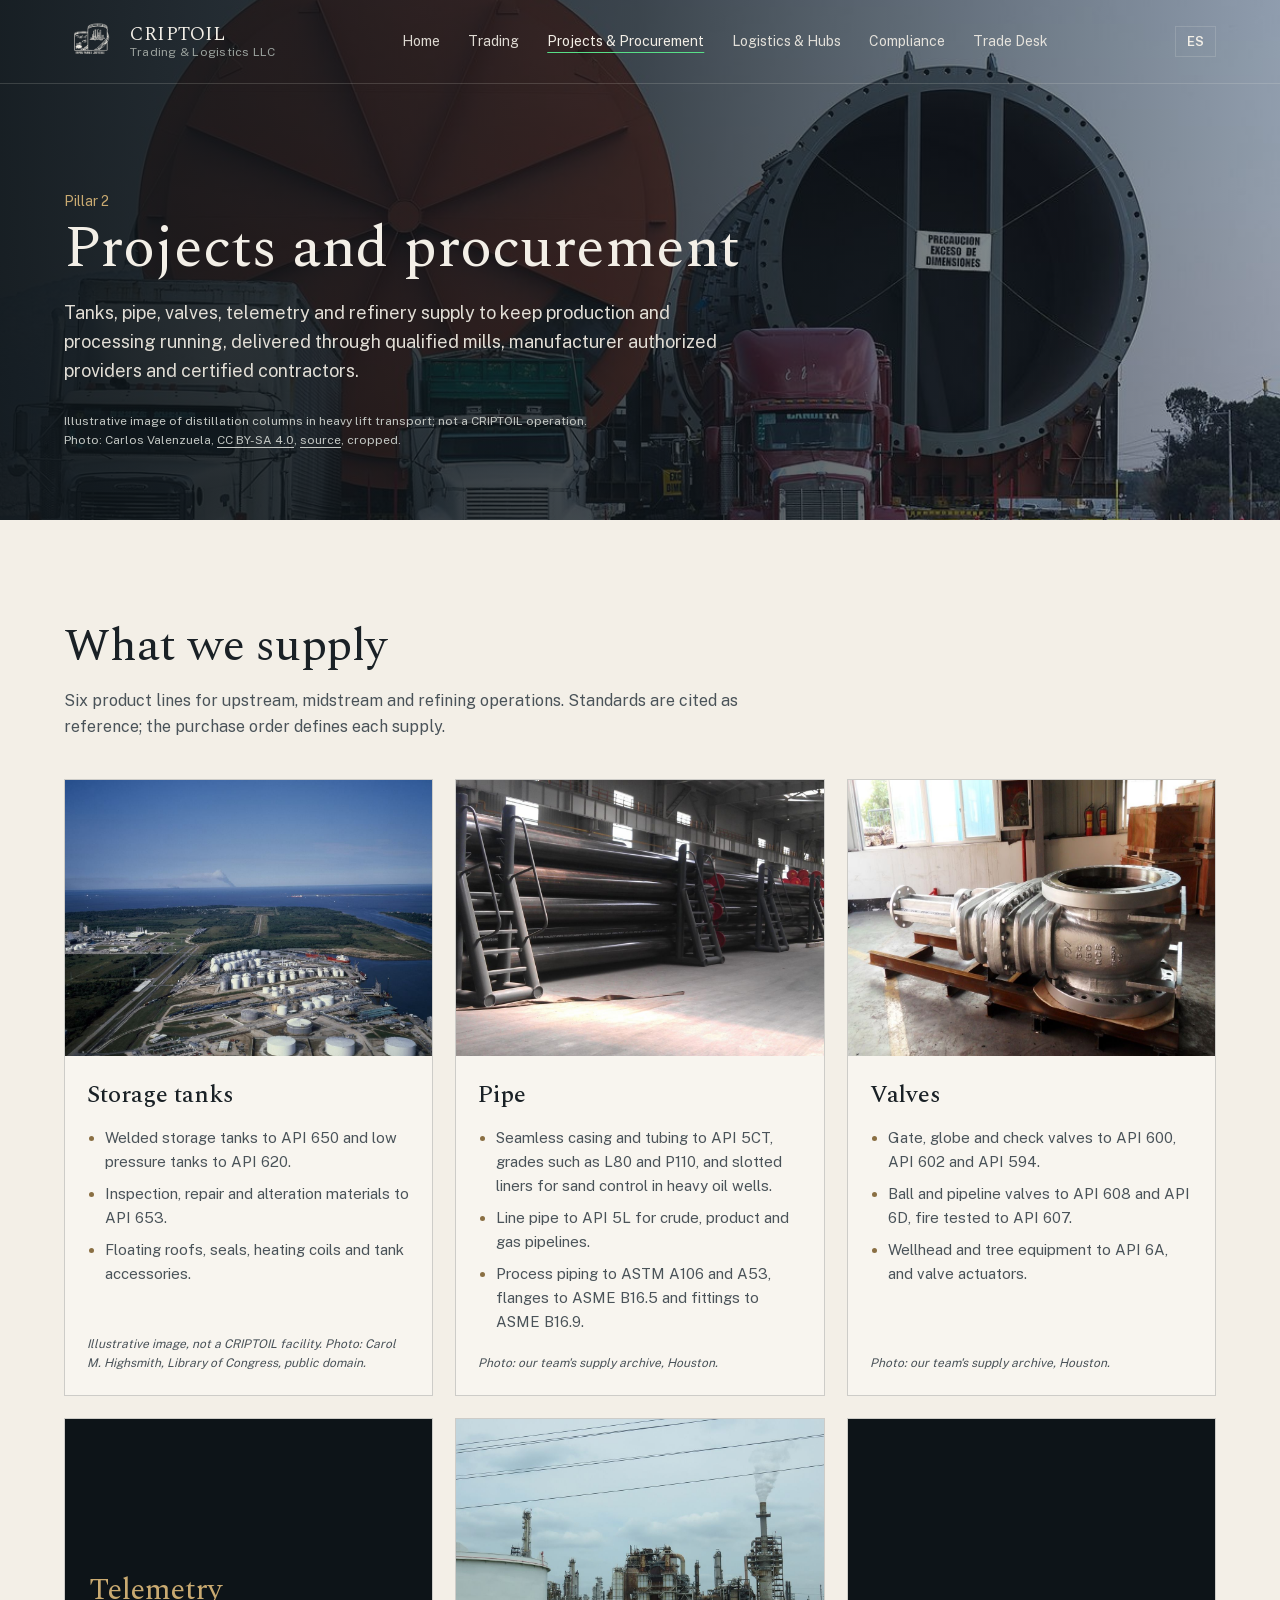
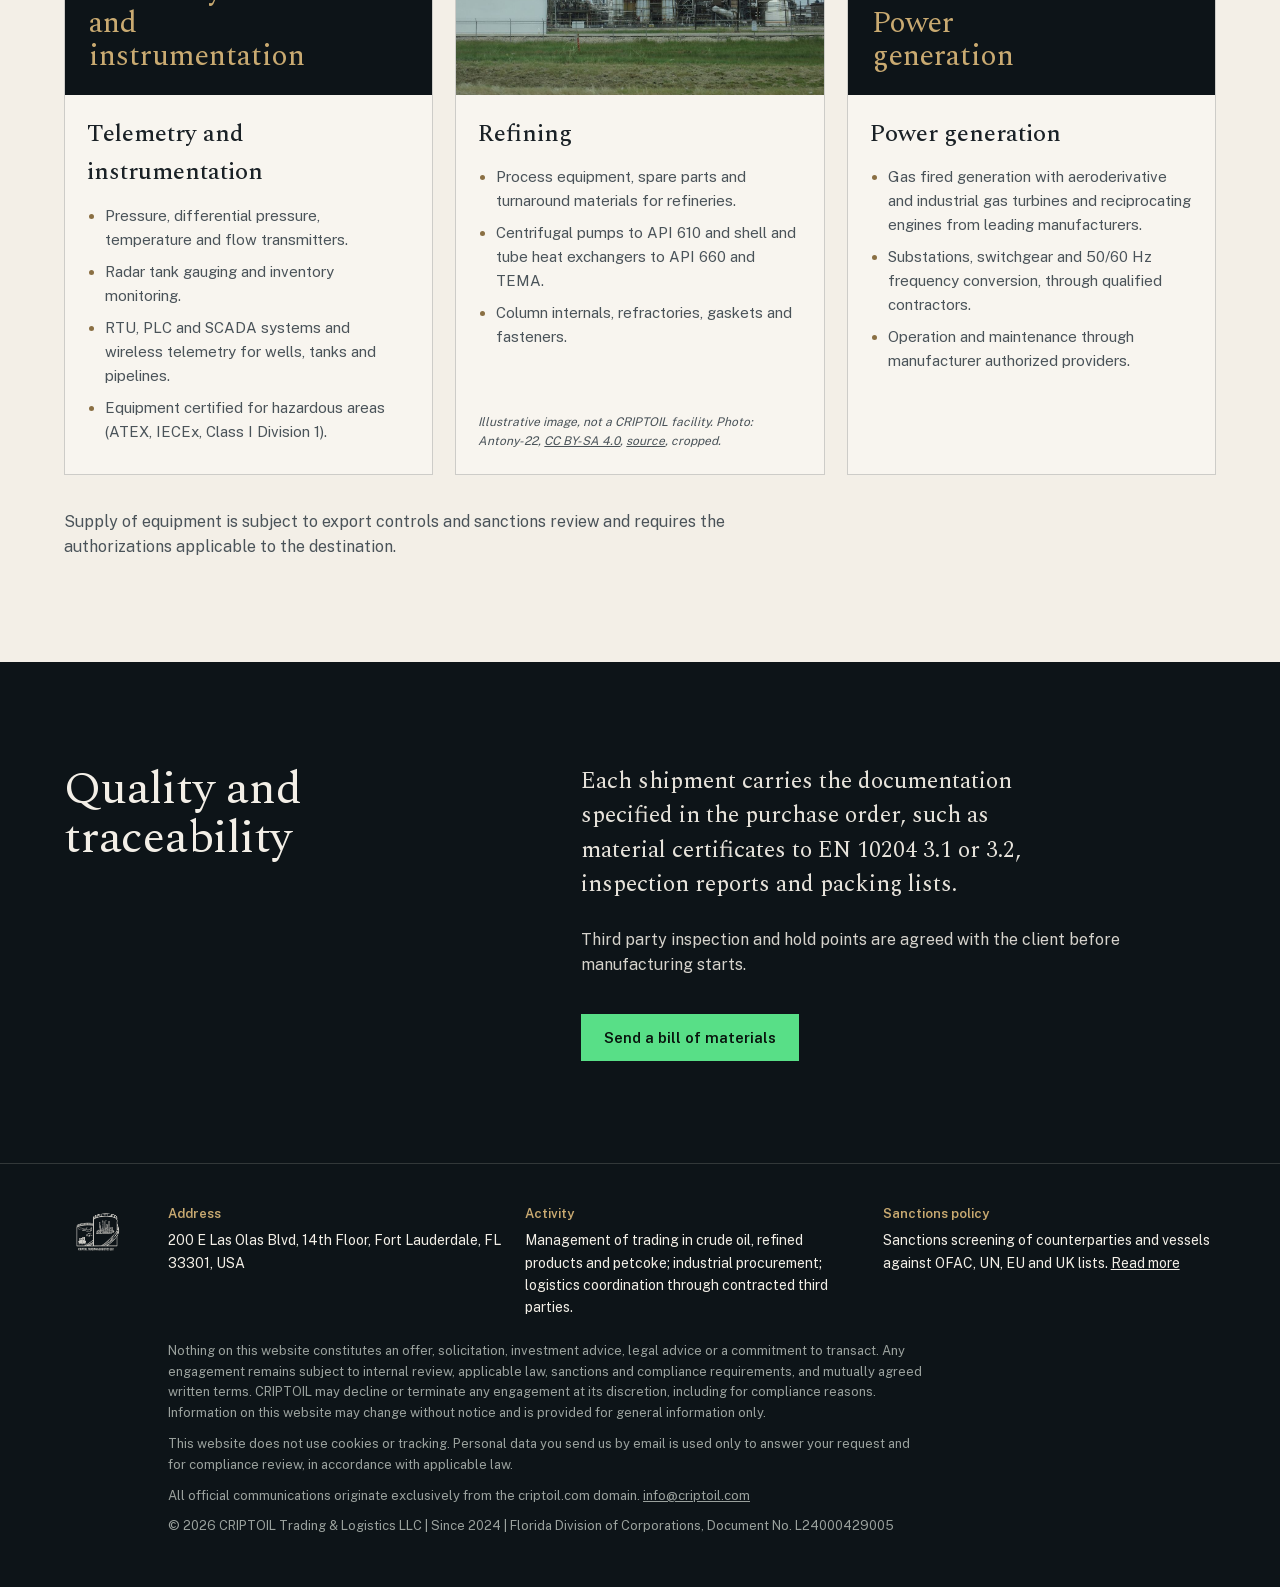
<file: en/projects.html>
<!DOCTYPE html>
<html lang="en">
<head>
<meta charset="UTF-8">
<meta name="viewport" content="width=device-width, initial-scale=1.0">
<title>Projects and Procurement | CRIPTOIL Trading &amp; Logistics LLC</title>
<meta name="description" content="Procurement of storage tanks, pipe, valves, telemetry and refinery equipment, and gas fired power generation, through qualified manufacturers and contractors.">
<link rel="canonical" href="https://www.criptoil.com/en/projects.html">
<link rel="alternate" hreflang="en" href="https://www.criptoil.com/en/projects.html">
<link rel="alternate" hreflang="es" href="https://www.criptoil.com/es/projects.html">
<link rel="alternate" hreflang="x-default" href="https://www.criptoil.com/en/projects.html">
<link rel="icon" type="image/png" href="../assets/img/favicon.png">
<meta property="og:site_name" content="CRIPTOIL Trading &amp; Logistics LLC">
<meta property="og:title" content="Projects and Procurement | CRIPTOIL Trading &amp; Logistics LLC">
<meta property="og:description" content="Procurement of storage tanks, pipe, valves, telemetry and refinery equipment, and gas fired power generation, through qualified manufacturers and contractors.">
<meta property="og:type" content="website">
<meta property="og:url" content="https://www.criptoil.com/en/projects.html">
<meta property="og:image" content="https://www.criptoil.com/assets/img/terminal-port-everglades.jpg">
<link rel="preload" href="../assets/fonts/Spectral-400.woff2" as="font" type="font/woff2" crossorigin>
<link rel="stylesheet" href="../assets/css/style.css?v=83a8fcfa5f">
<script type="application/ld+json">{"@context": "https://schema.org", "@type": "Organization", "name": "CRIPTOIL Trading & Logistics LLC", "url": "https://www.criptoil.com/", "email": "info@criptoil.com", "logo": "https://www.criptoil.com/assets/img/favicon.png", "address": {"@type": "PostalAddress", "streetAddress": "200 E Las Olas Blvd, 14th Floor", "addressLocality": "Fort Lauderdale", "addressRegion": "FL", "postalCode": "33301", "addressCountry": "US"}}</script>
<script src="../assets/js/main.js?v=83a8fcfa5f" defer></script>
</head>
<body>
<a class="skip" href="#main">Skip to content</a>
<header class="top wrap">
  <a class="brand" href="index.html" aria-label="CRIPTOIL Trading &amp; Logistics LLC">
    <img src="../assets/img/criptoil-logo-light.png" alt="" width="52" height="52">
    <span>CRIPTOIL<small>Trading &amp; Logistics LLC</small></span>
  </a>
  <nav class="nav" id="mainNav" aria-label="Main"><a href="index.html">Home</a><a href="trading.html">Trading</a><a href="projects.html" aria-current="page">Projects & Procurement</a><a href="logistics.html">Logistics & Hubs</a><a href="compliance.html">Compliance</a><a href="trade-desk.html">Trade Desk</a></nav>
  <div class="tools">
    <a class="lang" href="../es/projects.html" hreflang="es" lang="es">ES</a>
    <button class="menu" id="menuBtn" type="button" aria-controls="mainNav" aria-expanded="false">Menu</button>
  </div>
</header>
<main id="main">
<section class="phead has-photo wrap" style="background-image:url('../assets/img/columns-heavy-lift.jpg')">
  <div class="hero-in"><p class="crumb">Pillar 2</p><h1>Projects and procurement</h1><p>Tanks, pipe, valves, telemetry and refinery supply to keep production and processing running, delivered through qualified mills, manufacturer authorized providers and certified contractors.</p></div><p class="photo-credit">Illustrative image of distillation columns in heavy lift transport; not a CRIPTOIL operation. Photo: Carlos Valenzuela, <a href="https://creativecommons.org/licenses/by-sa/4.0/">CC BY-SA 4.0</a>, <a href="https://commons.wikimedia.org/wiki/File:Distillation_Towers_Tulap1.jpg">source</a>, cropped.</p>
</section>
<section class="band paper wrap" aria-labelledby="catT">
  <h2 id="catT">What we supply</h2>
  <p class="intro">Six product lines for upstream, midstream and refining operations. Standards are cited as reference; the purchase order defines each supply.</p>
  <div class="catalog"><article class="cat" id="tanks"><div class="ph"><img src="../assets/img/tanks-houston.jpg" alt="" loading="lazy" width="1200" height="900"></div><div class="bd"><h3>Storage tanks</h3><ul><li>Welded storage tanks to API 650 and low pressure tanks to API 620.</li><li>Inspection, repair and alteration materials to API 653.</li><li>Floating roofs, seals, heating coils and tank accessories.</li></ul><p class="credit">Illustrative image, not a CRIPTOIL facility. Photo: Carol M. Highsmith, Library of Congress, public domain.</p></div></article><article class="cat" id="pipe"><div class="ph"><img src="../assets/img/pipe-yard.jpg" alt="" loading="lazy" width="1200" height="900"></div><div class="bd"><h3>Pipe</h3><ul><li>Seamless casing and tubing to API 5CT, grades such as L80 and P110, and slotted liners for sand control in heavy oil wells.</li><li>Line pipe to API 5L for crude, product and gas pipelines.</li><li>Process piping to ASTM A106 and A53, flanges to ASME B16.5 and fittings to ASME B16.9.</li></ul><p class="credit">Photo: our team's supply archive, Houston.</p></div></article><article class="cat" id="valves"><div class="ph"><img src="../assets/img/valve-large.jpg" alt="" loading="lazy" width="1200" height="900"></div><div class="bd"><h3>Valves</h3><ul><li>Gate, globe and check valves to API 600, API 602 and API 594.</li><li>Ball and pipeline valves to API 608 and API 6D, fire tested to API 607.</li><li>Wellhead and tree equipment to API 6A, and valve actuators.</li></ul><p class="credit">Photo: our team's supply archive, Houston.</p></div></article><article class="cat" id="telemetry"><div class="ph word"><span>Telemetry and instrumentation</span></div><div class="bd"><h3>Telemetry and instrumentation</h3><ul><li>Pressure, differential pressure, temperature and flow transmitters.</li><li>Radar tank gauging and inventory monitoring.</li><li>RTU, PLC and SCADA systems and wireless telemetry for wells, tanks and pipelines.</li><li>Equipment certified for hazardous areas (ATEX, IECEx, Class I Division 1).</li></ul></div></article><article class="cat" id="refining"><div class="ph"><img src="../assets/img/refinery-houston.jpg" alt="" loading="lazy" width="1200" height="900"></div><div class="bd"><h3>Refining</h3><ul><li>Process equipment, spare parts and turnaround materials for refineries.</li><li>Centrifugal pumps to API 610 and shell and tube heat exchangers to API 660 and TEMA.</li><li>Column internals, refractories, gaskets and fasteners.</li></ul><p class="credit">Illustrative image, not a CRIPTOIL facility. Photo: Antony-22, <a href="https://creativecommons.org/licenses/by-sa/4.0/">CC BY-SA 4.0</a>, <a href="https://commons.wikimedia.org/wiki/File:Oil_refinery_in_Houston_2018a.jpg">source</a>, cropped.</p></div></article><article class="cat" id="power"><div class="ph word"><span>Power generation</span></div><div class="bd"><h3>Power generation</h3><ul><li>Gas fired generation with aeroderivative and industrial gas turbines and reciprocating engines from leading manufacturers.</li><li>Substations, switchgear and 50/60 Hz frequency conversion, through qualified contractors.</li><li>Operation and maintenance through manufacturer authorized providers.</li></ul></div></article></div>
  <p class="intro">Supply of equipment is subject to export controls and sanctions review and requires the authorizations applicable to the destination.</p>
</section>
<section class="band wrap">
  <div class="split"><h2>Quality and traceability</h2>
  <div><p class="lead">Each shipment carries the documentation specified in the purchase order, such as material certificates to EN 10204 3.1 or 3.2, inspection reports and packing lists.</p>
  <p class="body-text">Third party inspection and hold points are agreed with the client before manufacturing starts.</p>
  <div class="actions"><a class="btn primary" href="trade-desk.html#projects">Send a bill of materials</a></div></div></div>
</section>
</main>
<footer class="foot wrap">
  <img src="../assets/img/criptoil-logo-light.png" alt="" width="64" height="64">
  <div>
    <div class="kyc3">
      <p><b>Address</b>200 E Las Olas Blvd, 14th Floor, Fort Lauderdale, FL 33301, USA</p>
      <p><b>Activity</b>Management of trading in crude oil, refined products and petcoke; industrial procurement; logistics coordination through contracted third parties.</p>
      <p><b>Sanctions policy</b>Sanctions screening of counterparties and vessels against OFAC, UN, EU and UK lists. <a href="compliance.html">Read more</a></p>
    </div>
    <p>Nothing on this website constitutes an offer, solicitation, investment advice, legal advice or a commitment to transact. Any engagement remains subject to internal review, applicable law, sanctions and compliance requirements, and mutually agreed written terms. CRIPTOIL may decline or terminate any engagement at its discretion, including for compliance reasons. Information on this website may change without notice and is provided for general information only.</p>
    <p>This website does not use cookies or tracking. Personal data you send us by email is used only to answer your request and for compliance review, in accordance with applicable law.</p>
    <p>All official communications originate exclusively from the criptoil.com domain. <a href="mailto:info@criptoil.com">info@criptoil.com</a></p>
    <p>&copy; 2026 CRIPTOIL Trading &amp; Logistics LLC | Since 2024 | Florida Division of Corporations, Document No. L24000429005</p>
  </div>
</footer>
</body>
</html>
</file>
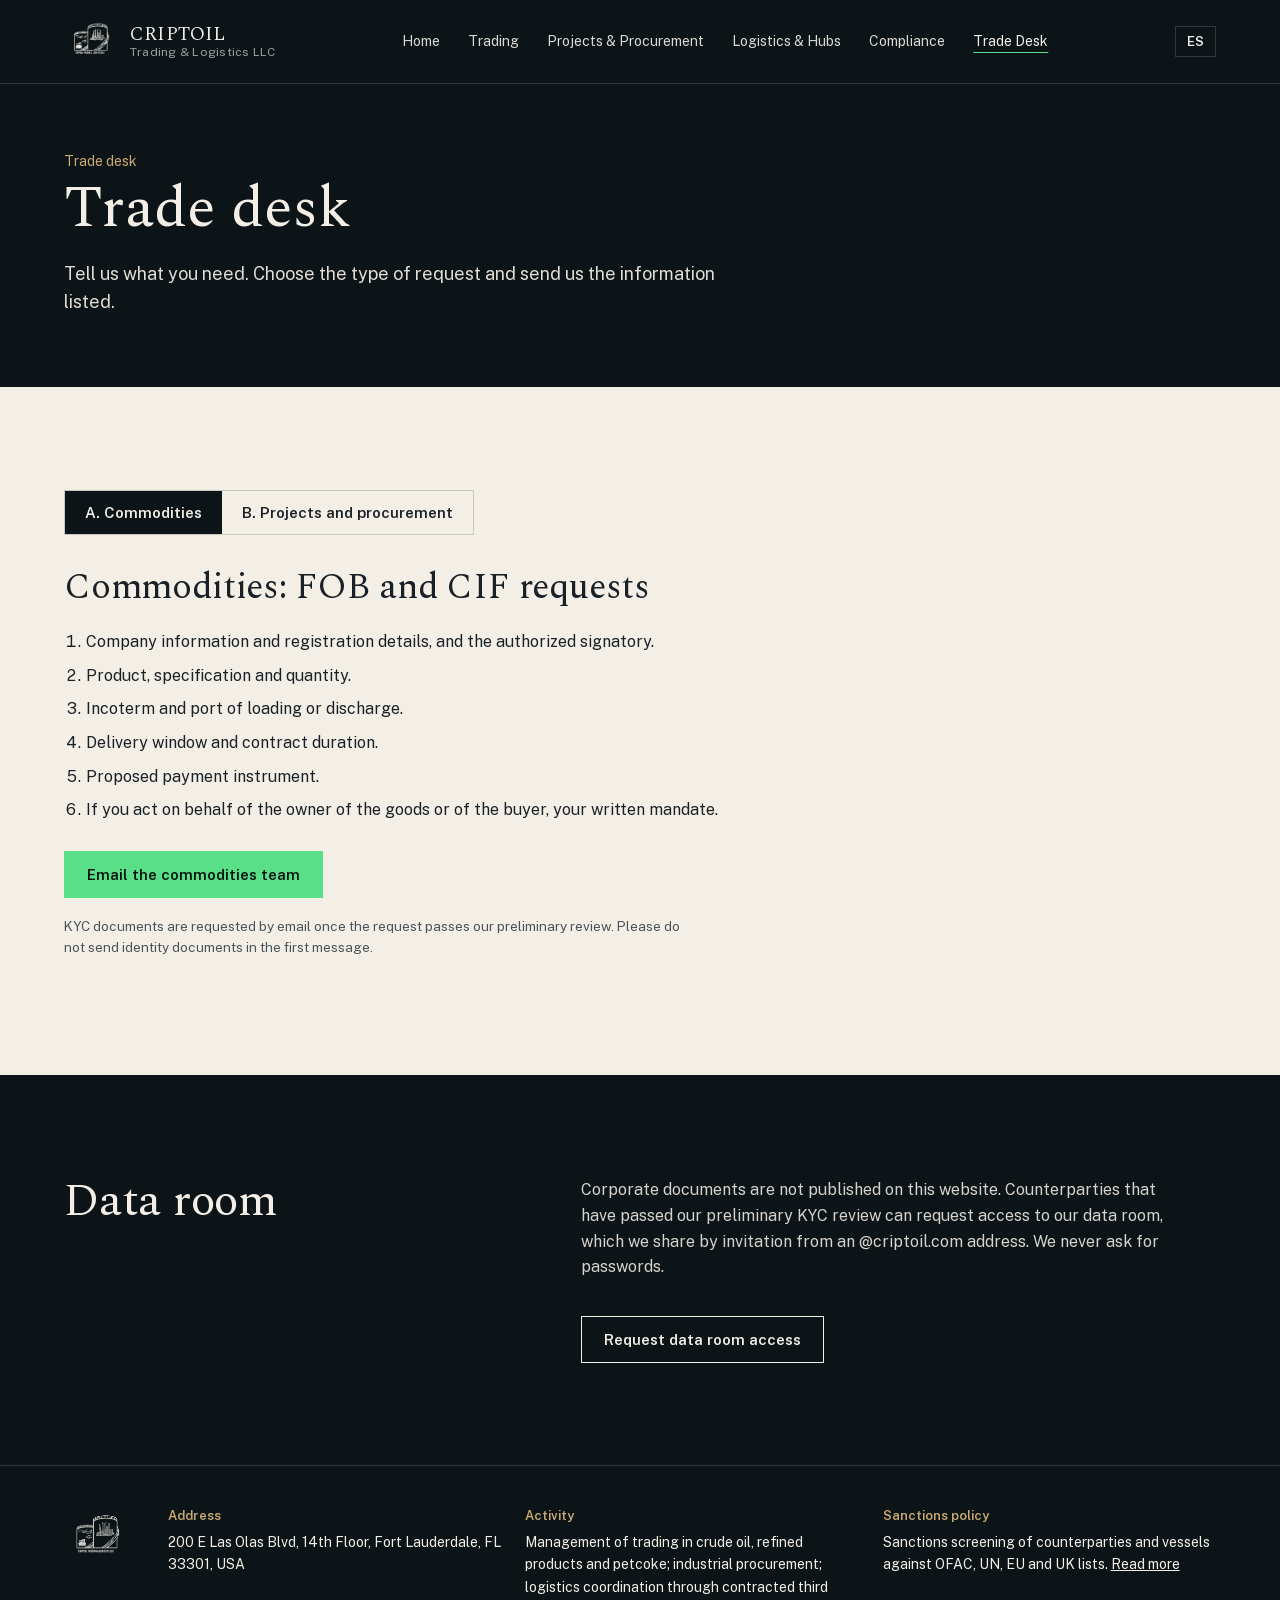
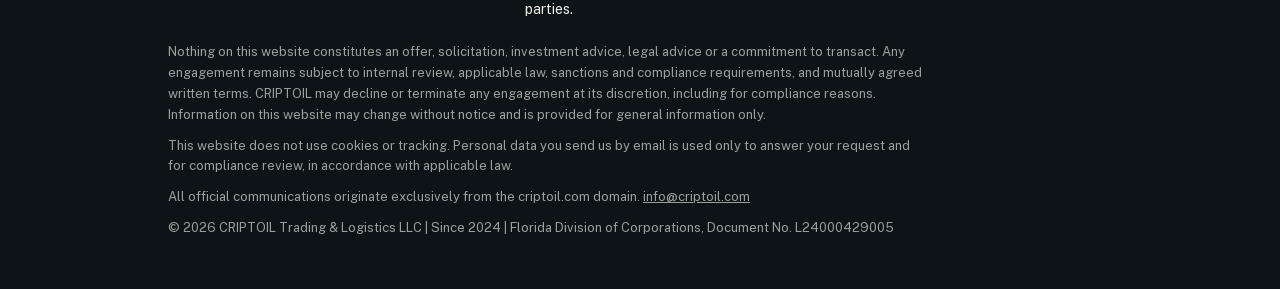
<file: en/trade-desk.html>
<!DOCTYPE html>
<html lang="en">
<head>
<meta charset="UTF-8">
<meta name="viewport" content="width=device-width, initial-scale=1.0">
<title>Trade Desk | CRIPTOIL Trading &amp; Logistics LLC</title>
<meta name="description" content="Send a commodities request or a projects and procurement request to CRIPTOIL.">
<link rel="canonical" href="https://www.criptoil.com/en/trade-desk.html">
<link rel="alternate" hreflang="en" href="https://www.criptoil.com/en/trade-desk.html">
<link rel="alternate" hreflang="es" href="https://www.criptoil.com/es/trade-desk.html">
<link rel="alternate" hreflang="x-default" href="https://www.criptoil.com/en/trade-desk.html">
<link rel="icon" type="image/png" href="../assets/img/favicon.png">
<meta property="og:site_name" content="CRIPTOIL Trading &amp; Logistics LLC">
<meta property="og:title" content="Trade Desk | CRIPTOIL Trading &amp; Logistics LLC">
<meta property="og:description" content="Send a commodities request or a projects and procurement request to CRIPTOIL.">
<meta property="og:type" content="website">
<meta property="og:url" content="https://www.criptoil.com/en/trade-desk.html">
<meta property="og:image" content="https://www.criptoil.com/assets/img/terminal-port-everglades.jpg">
<link rel="preload" href="../assets/fonts/Spectral-400.woff2" as="font" type="font/woff2" crossorigin>
<link rel="stylesheet" href="../assets/css/style.css?v=83a8fcfa5f">
<script type="application/ld+json">{"@context": "https://schema.org", "@type": "Organization", "name": "CRIPTOIL Trading & Logistics LLC", "url": "https://www.criptoil.com/", "email": "info@criptoil.com", "logo": "https://www.criptoil.com/assets/img/favicon.png", "address": {"@type": "PostalAddress", "streetAddress": "200 E Las Olas Blvd, 14th Floor", "addressLocality": "Fort Lauderdale", "addressRegion": "FL", "postalCode": "33301", "addressCountry": "US"}}</script>
<script src="../assets/js/main.js?v=83a8fcfa5f" defer></script>
</head>
<body>
<a class="skip" href="#main">Skip to content</a>
<header class="top wrap">
  <a class="brand" href="index.html" aria-label="CRIPTOIL Trading &amp; Logistics LLC">
    <img src="../assets/img/criptoil-logo-light.png" alt="" width="52" height="52">
    <span>CRIPTOIL<small>Trading &amp; Logistics LLC</small></span>
  </a>
  <nav class="nav" id="mainNav" aria-label="Main"><a href="index.html">Home</a><a href="trading.html">Trading</a><a href="projects.html">Projects & Procurement</a><a href="logistics.html">Logistics & Hubs</a><a href="compliance.html">Compliance</a><a href="trade-desk.html" aria-current="page">Trade Desk</a></nav>
  <div class="tools">
    <a class="lang" href="../es/trade-desk.html" hreflang="es" lang="es">ES</a>
    <button class="menu" id="menuBtn" type="button" aria-controls="mainNav" aria-expanded="false">Menu</button>
  </div>
</header>
<main id="main">
<section class="phead wrap">
  <div class="hero-in"><p class="crumb">Trade desk</p><h1>Trade desk</h1><p>Tell us what you need. Choose the type of request and send us the information listed.</p></div>
</section>
<section class="band paper wrap">
  <div class="selector" role="tablist" aria-label="Type of request">
    <button role="tab" id="tab-commodities" aria-controls="commodities" aria-selected="true" type="button">A. Commodities</button>
    <button role="tab" id="tab-projects" aria-controls="projects" aria-selected="false" type="button">B. Projects and procurement</button>
  </div>
  <div class="panel" id="commodities" role="tabpanel" aria-labelledby="tab-commodities">
    <h2>Commodities: FOB and CIF requests</h2>
    <ol class="checklist">
      <li>Company information and registration details, and the authorized signatory.</li>
      <li>Product, specification and quantity.</li>
      <li>Incoterm and port of loading or discharge.</li>
      <li>Delivery window and contract duration.</li>
      <li>Proposed payment instrument.</li>
      <li>If you act on behalf of the owner of the goods or of the buyer, your written mandate.</li>
    </ol>
    <a class="btn primary" href="mailto:info@criptoil.com?subject=Commodities%20inquiry">Email the commodities team</a>
    <p class="small">KYC documents are requested by email once the request passes our preliminary review. Please do not send identity documents in the first message.</p>
  </div>
  <div class="panel" id="projects" role="tabpanel" aria-labelledby="tab-projects">
    <h2>Projects and procurement: tenders and quotations</h2>
    <ol class="checklist">
      <li>Bill of materials or technical specification.</li>
      <li>Applicable standards, for example API 650, API 5L, API 6D or EN 10204 3.2.</li>
      <li>Quantities, delivery site and required date.</li>
      <li>Tender documents and deadline, if any.</li>
    </ol>
    <a class="btn primary" href="mailto:info@criptoil.com?subject=Projects%20and%20procurement%20inquiry">Email the projects team</a>
  </div>
</section>
<section class="band wrap">
  <div class="split"><h2>Data room</h2>
  <div><p class="body-text" style="margin-top:0">Corporate documents are not published on this website. Counterparties that have passed our preliminary KYC review can request access to our data room, which we share by invitation from an @criptoil.com address. We never ask for passwords.</p>
  <div class="actions"><a class="btn ghost" href="mailto:info@criptoil.com?subject=Data%20room%20access%20request">Request data room access</a></div></div></div>
</section>
</main>
<footer class="foot wrap">
  <img src="../assets/img/criptoil-logo-light.png" alt="" width="64" height="64">
  <div>
    <div class="kyc3">
      <p><b>Address</b>200 E Las Olas Blvd, 14th Floor, Fort Lauderdale, FL 33301, USA</p>
      <p><b>Activity</b>Management of trading in crude oil, refined products and petcoke; industrial procurement; logistics coordination through contracted third parties.</p>
      <p><b>Sanctions policy</b>Sanctions screening of counterparties and vessels against OFAC, UN, EU and UK lists. <a href="compliance.html">Read more</a></p>
    </div>
    <p>Nothing on this website constitutes an offer, solicitation, investment advice, legal advice or a commitment to transact. Any engagement remains subject to internal review, applicable law, sanctions and compliance requirements, and mutually agreed written terms. CRIPTOIL may decline or terminate any engagement at its discretion, including for compliance reasons. Information on this website may change without notice and is provided for general information only.</p>
    <p>This website does not use cookies or tracking. Personal data you send us by email is used only to answer your request and for compliance review, in accordance with applicable law.</p>
    <p>All official communications originate exclusively from the criptoil.com domain. <a href="mailto:info@criptoil.com">info@criptoil.com</a></p>
    <p>&copy; 2026 CRIPTOIL Trading &amp; Logistics LLC | Since 2024 | Florida Division of Corporations, Document No. L24000429005</p>
  </div>
</footer>
</body>
</html>
</file>
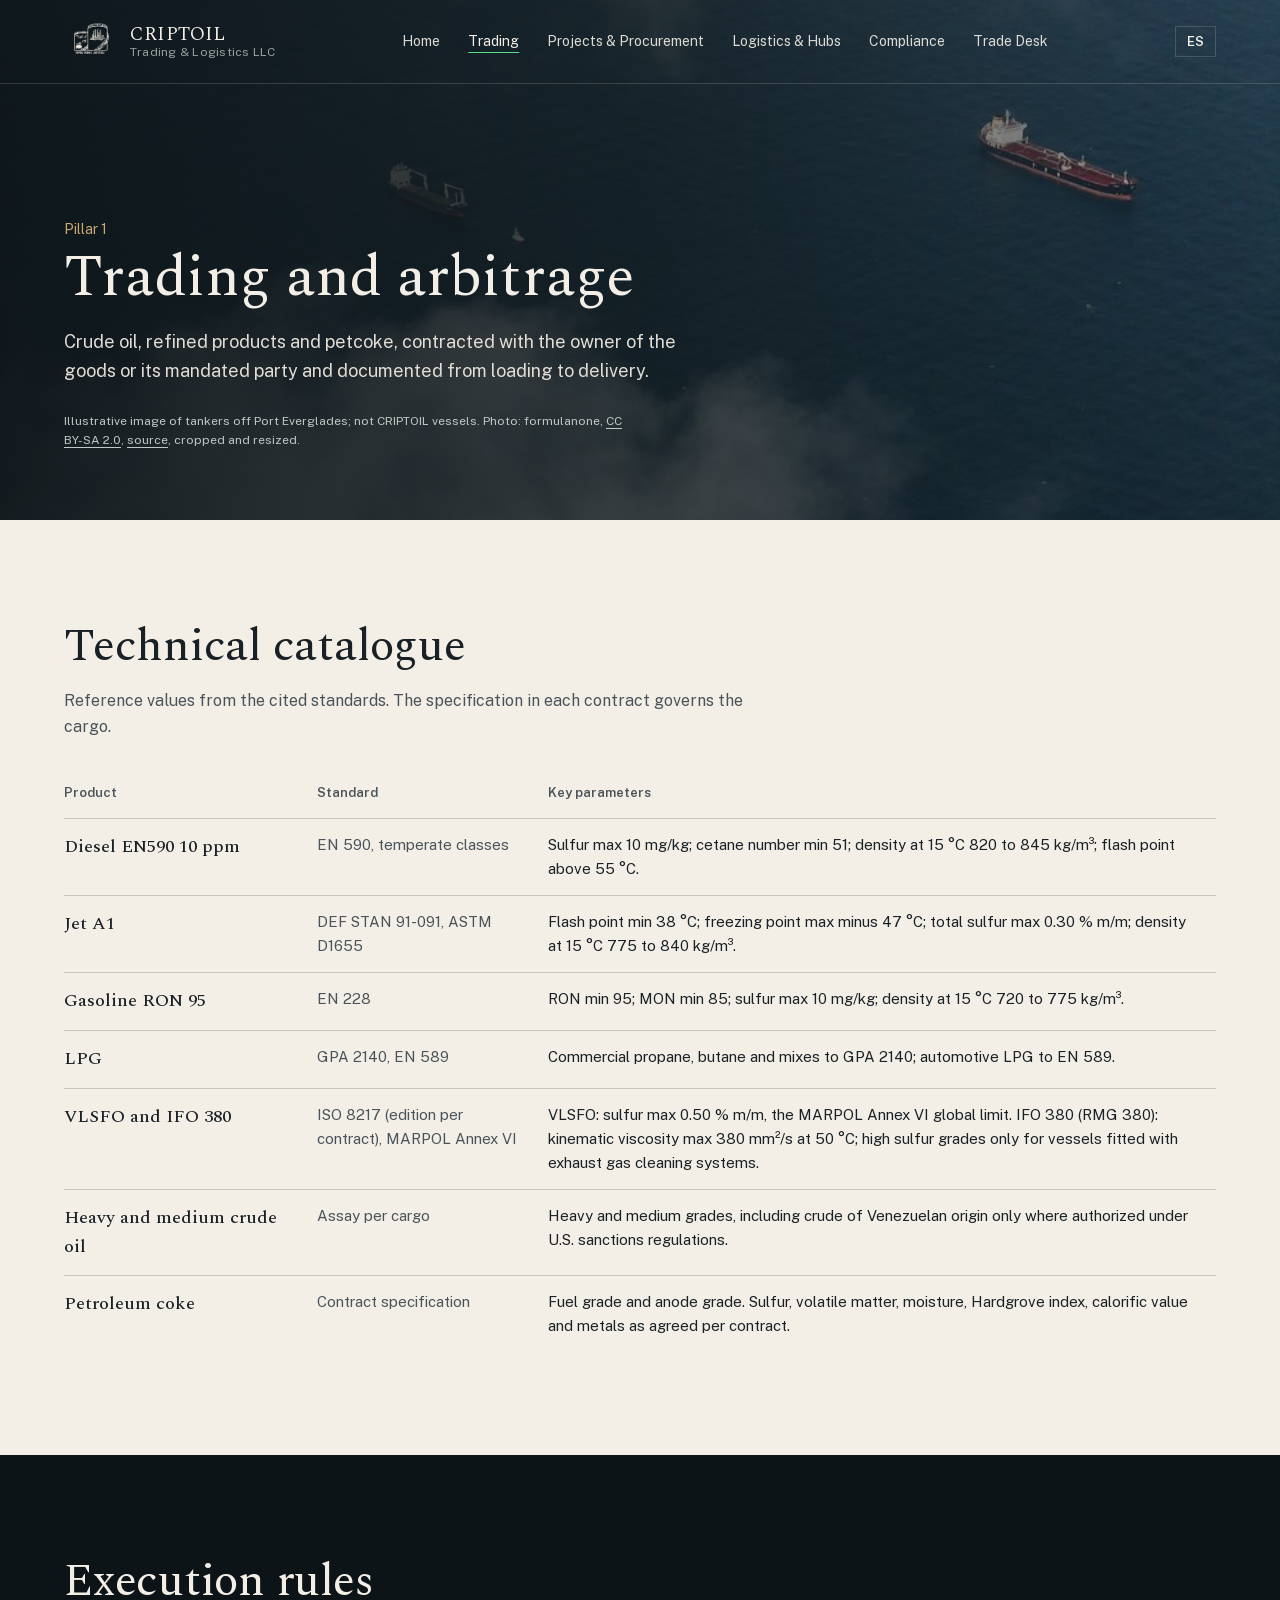
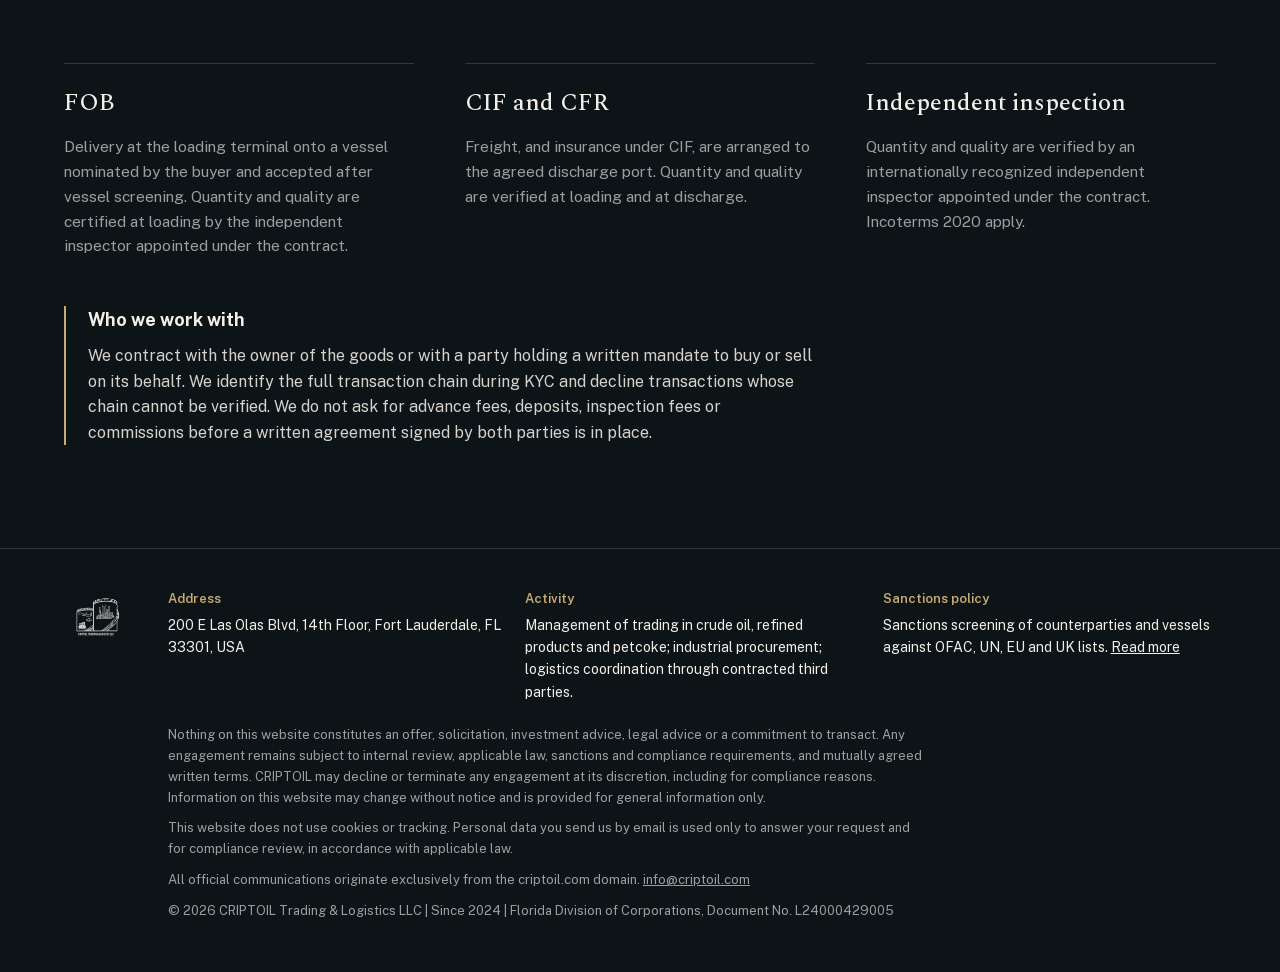
<file: en/trading.html>
<!DOCTYPE html>
<html lang="en">
<head>
<meta charset="UTF-8">
<meta name="viewport" content="width=device-width, initial-scale=1.0">
<title>Trading | CRIPTOIL Trading &amp; Logistics LLC</title>
<meta name="description" content="Physical trading of crude oil, refined products and petroleum coke under FOB, CIF and CFR terms, with independent inspection appointed under each contract.">
<link rel="canonical" href="https://www.criptoil.com/en/trading.html">
<link rel="alternate" hreflang="en" href="https://www.criptoil.com/en/trading.html">
<link rel="alternate" hreflang="es" href="https://www.criptoil.com/es/trading.html">
<link rel="alternate" hreflang="x-default" href="https://www.criptoil.com/en/trading.html">
<link rel="icon" type="image/png" href="../assets/img/favicon.png">
<meta property="og:site_name" content="CRIPTOIL Trading &amp; Logistics LLC">
<meta property="og:title" content="Trading | CRIPTOIL Trading &amp; Logistics LLC">
<meta property="og:description" content="Physical trading of crude oil, refined products and petroleum coke under FOB, CIF and CFR terms, with independent inspection appointed under each contract.">
<meta property="og:type" content="website">
<meta property="og:url" content="https://www.criptoil.com/en/trading.html">
<meta property="og:image" content="https://www.criptoil.com/assets/img/terminal-port-everglades.jpg">
<link rel="preload" href="../assets/fonts/Spectral-400.woff2" as="font" type="font/woff2" crossorigin>
<link rel="stylesheet" href="../assets/css/style.css?v=83a8fcfa5f">
<script type="application/ld+json">{"@context": "https://schema.org", "@type": "Organization", "name": "CRIPTOIL Trading & Logistics LLC", "url": "https://www.criptoil.com/", "email": "info@criptoil.com", "logo": "https://www.criptoil.com/assets/img/favicon.png", "address": {"@type": "PostalAddress", "streetAddress": "200 E Las Olas Blvd, 14th Floor", "addressLocality": "Fort Lauderdale", "addressRegion": "FL", "postalCode": "33301", "addressCountry": "US"}}</script>
<script src="../assets/js/main.js?v=83a8fcfa5f" defer></script>
</head>
<body>
<a class="skip" href="#main">Skip to content</a>
<header class="top wrap">
  <a class="brand" href="index.html" aria-label="CRIPTOIL Trading &amp; Logistics LLC">
    <img src="../assets/img/criptoil-logo-light.png" alt="" width="52" height="52">
    <span>CRIPTOIL<small>Trading &amp; Logistics LLC</small></span>
  </a>
  <nav class="nav" id="mainNav" aria-label="Main"><a href="index.html">Home</a><a href="trading.html" aria-current="page">Trading</a><a href="projects.html">Projects & Procurement</a><a href="logistics.html">Logistics & Hubs</a><a href="compliance.html">Compliance</a><a href="trade-desk.html">Trade Desk</a></nav>
  <div class="tools">
    <a class="lang" href="../es/trading.html" hreflang="es" lang="es">ES</a>
    <button class="menu" id="menuBtn" type="button" aria-controls="mainNav" aria-expanded="false">Menu</button>
  </div>
</header>
<main id="main">
<section class="phead has-photo wrap" style="background-image:url('../assets/img/tankers-port-everglades.jpg')">
  <div class="hero-in"><p class="crumb">Pillar 1</p><h1>Trading and arbitrage</h1><p>Crude oil, refined products and petcoke, contracted with the owner of the goods or its mandated party and documented from loading to delivery.</p></div><p class="photo-credit">Illustrative image of tankers off Port Everglades; not CRIPTOIL vessels. Photo: formulanone, <a href="https://creativecommons.org/licenses/by-sa/2.0/">CC BY-SA 2.0</a>, <a href="https://commons.wikimedia.org/wiki/File:VariousTankers-NearPortEverglades-Dec2015.jpg">source</a>, cropped and resized.</p>
</section>
<section class="band paper wrap" aria-labelledby="catT">
  <h2 id="catT">Technical catalogue</h2>
  <p class="intro">Reference values from the cited standards. The specification in each contract governs the cargo.</p>
  <div class="tablewrap"><table class="spec">
    <thead><tr><th scope="col">Product</th><th scope="col">Standard</th><th scope="col">Key parameters</th></tr></thead>
    <tbody><tr><th scope="row">Diesel EN590 10 ppm</th><td>EN 590, temperate classes</td><td>Sulfur max 10 mg/kg; cetane number min 51; density at 15 °C 820 to 845 kg/m³; flash point above 55 °C.</td></tr><tr><th scope="row">Jet A1</th><td>DEF STAN 91-091, ASTM D1655</td><td>Flash point min 38 °C; freezing point max minus 47 °C; total sulfur max 0.30 % m/m; density at 15 °C 775 to 840 kg/m³.</td></tr><tr><th scope="row">Gasoline RON 95</th><td>EN 228</td><td>RON min 95; MON min 85; sulfur max 10 mg/kg; density at 15 °C 720 to 775 kg/m³.</td></tr><tr><th scope="row">LPG</th><td>GPA 2140, EN 589</td><td>Commercial propane, butane and mixes to GPA 2140; automotive LPG to EN 589.</td></tr><tr><th scope="row">VLSFO and IFO 380</th><td>ISO 8217 (edition per contract), MARPOL Annex VI</td><td>VLSFO: sulfur max 0.50 % m/m, the MARPOL Annex VI global limit. IFO 380 (RMG 380): kinematic viscosity max 380 mm²/s at 50 °C; high sulfur grades only for vessels fitted with exhaust gas cleaning systems.</td></tr><tr><th scope="row">Heavy and medium crude oil</th><td>Assay per cargo</td><td>Heavy and medium grades, including crude of Venezuelan origin only where authorized under U.S. sanctions regulations.</td></tr><tr><th scope="row">Petroleum coke</th><td>Contract specification</td><td>Fuel grade and anode grade. Sulfur, volatile matter, moisture, Hardgrove index, calorific value and metals as agreed per contract.</td></tr></tbody></table></div>
</section>
<section class="band wrap" aria-labelledby="exeT">
  <h2 id="exeT">Execution rules</h2>
  <div class="cols3">
    <article><h3>FOB</h3><p>Delivery at the loading terminal onto a vessel nominated by the buyer and accepted after vessel screening. Quantity and quality are certified at loading by the independent inspector appointed under the contract.</p></article>
    <article><h3>CIF and CFR</h3><p>Freight, and insurance under CIF, are arranged to the agreed discharge port. Quantity and quality are verified at loading and at discharge.</p></article>
    <article><h3>Independent inspection</h3><p>Quantity and quality are verified by an internationally recognized independent inspector appointed under the contract. Incoterms 2020 apply.</p></article>
  </div>
  <div class="rules">
    <h3>Who we work with</h3>
    <p>We contract with the owner of the goods or with a party holding a written mandate to buy or sell on its behalf. We identify the full transaction chain during KYC and decline transactions whose chain cannot be verified. We do not ask for advance fees, deposits, inspection fees or commissions before a written agreement signed by both parties is in place.</p>
  </div>
</section>
</main>
<footer class="foot wrap">
  <img src="../assets/img/criptoil-logo-light.png" alt="" width="64" height="64">
  <div>
    <div class="kyc3">
      <p><b>Address</b>200 E Las Olas Blvd, 14th Floor, Fort Lauderdale, FL 33301, USA</p>
      <p><b>Activity</b>Management of trading in crude oil, refined products and petcoke; industrial procurement; logistics coordination through contracted third parties.</p>
      <p><b>Sanctions policy</b>Sanctions screening of counterparties and vessels against OFAC, UN, EU and UK lists. <a href="compliance.html">Read more</a></p>
    </div>
    <p>Nothing on this website constitutes an offer, solicitation, investment advice, legal advice or a commitment to transact. Any engagement remains subject to internal review, applicable law, sanctions and compliance requirements, and mutually agreed written terms. CRIPTOIL may decline or terminate any engagement at its discretion, including for compliance reasons. Information on this website may change without notice and is provided for general information only.</p>
    <p>This website does not use cookies or tracking. Personal data you send us by email is used only to answer your request and for compliance review, in accordance with applicable law.</p>
    <p>All official communications originate exclusively from the criptoil.com domain. <a href="mailto:info@criptoil.com">info@criptoil.com</a></p>
    <p>&copy; 2026 CRIPTOIL Trading &amp; Logistics LLC | Since 2024 | Florida Division of Corporations, Document No. L24000429005</p>
  </div>
</footer>
</body>
</html>
</file>
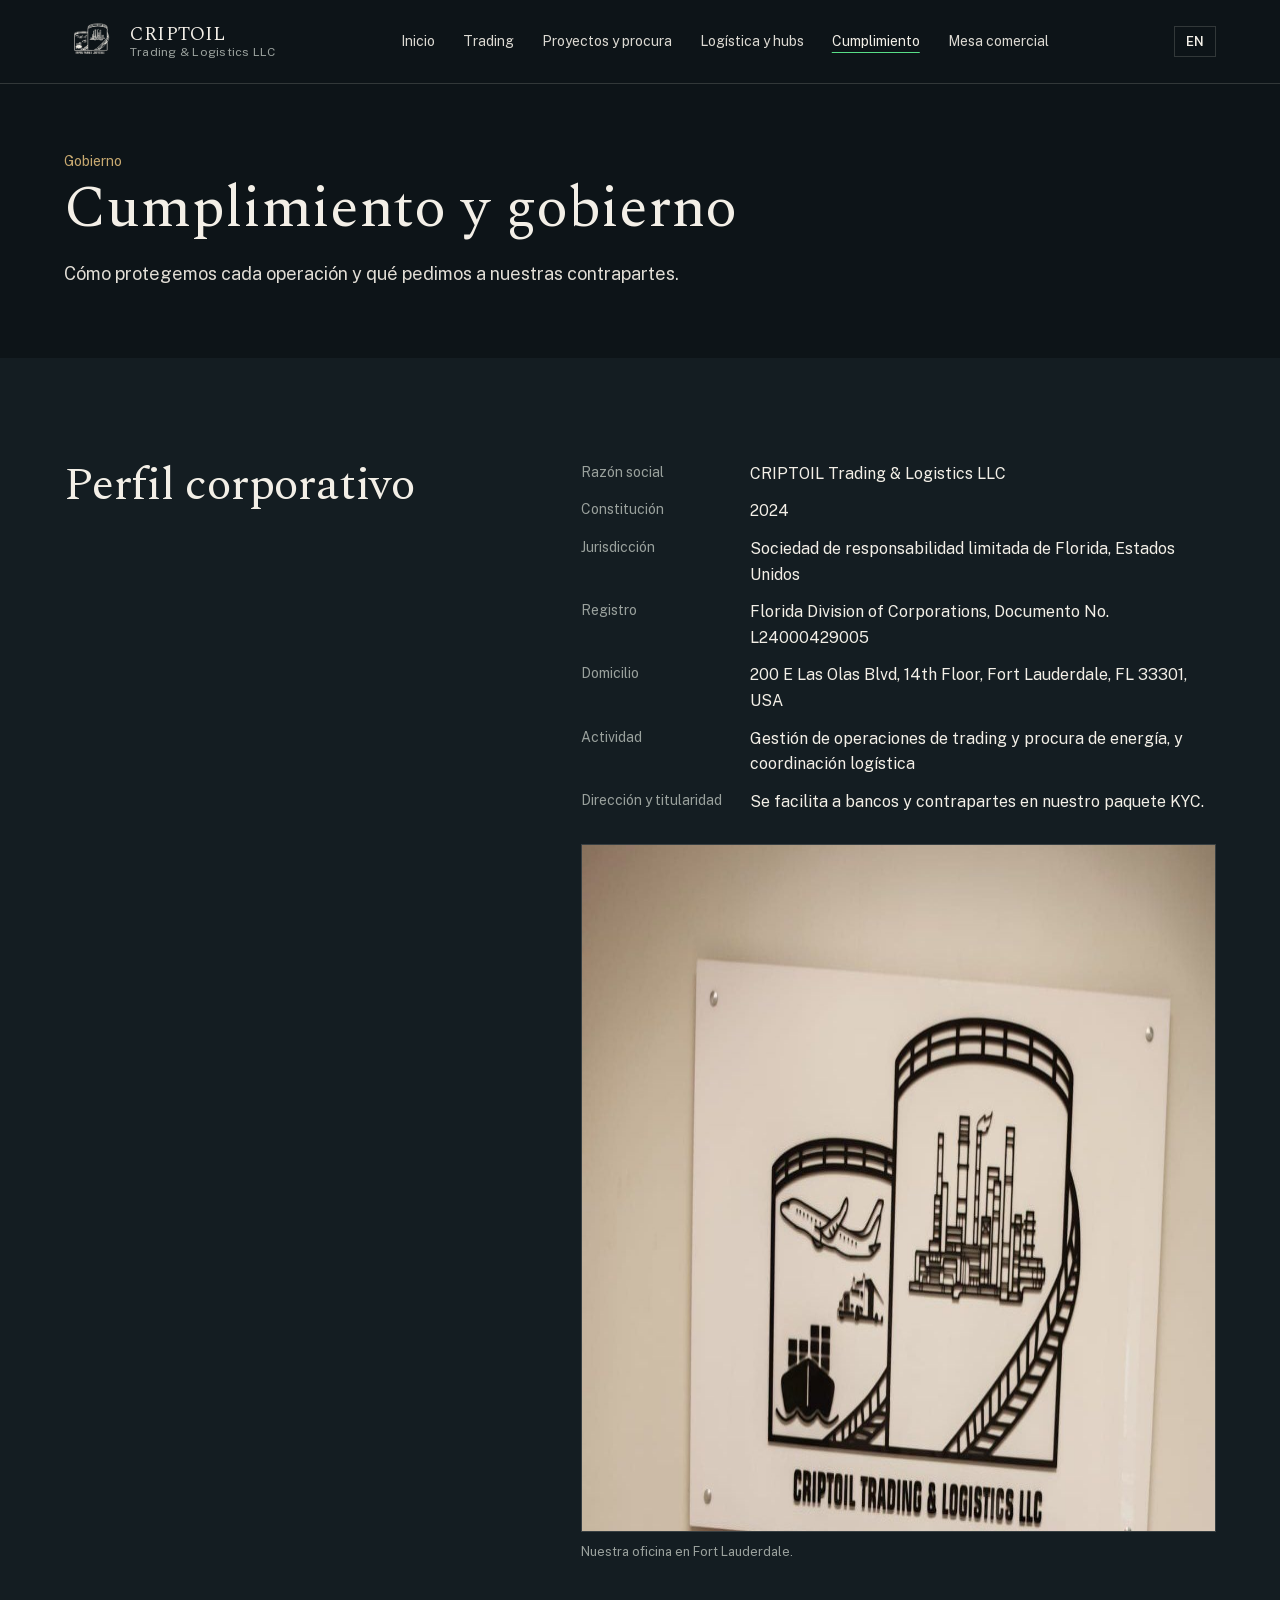
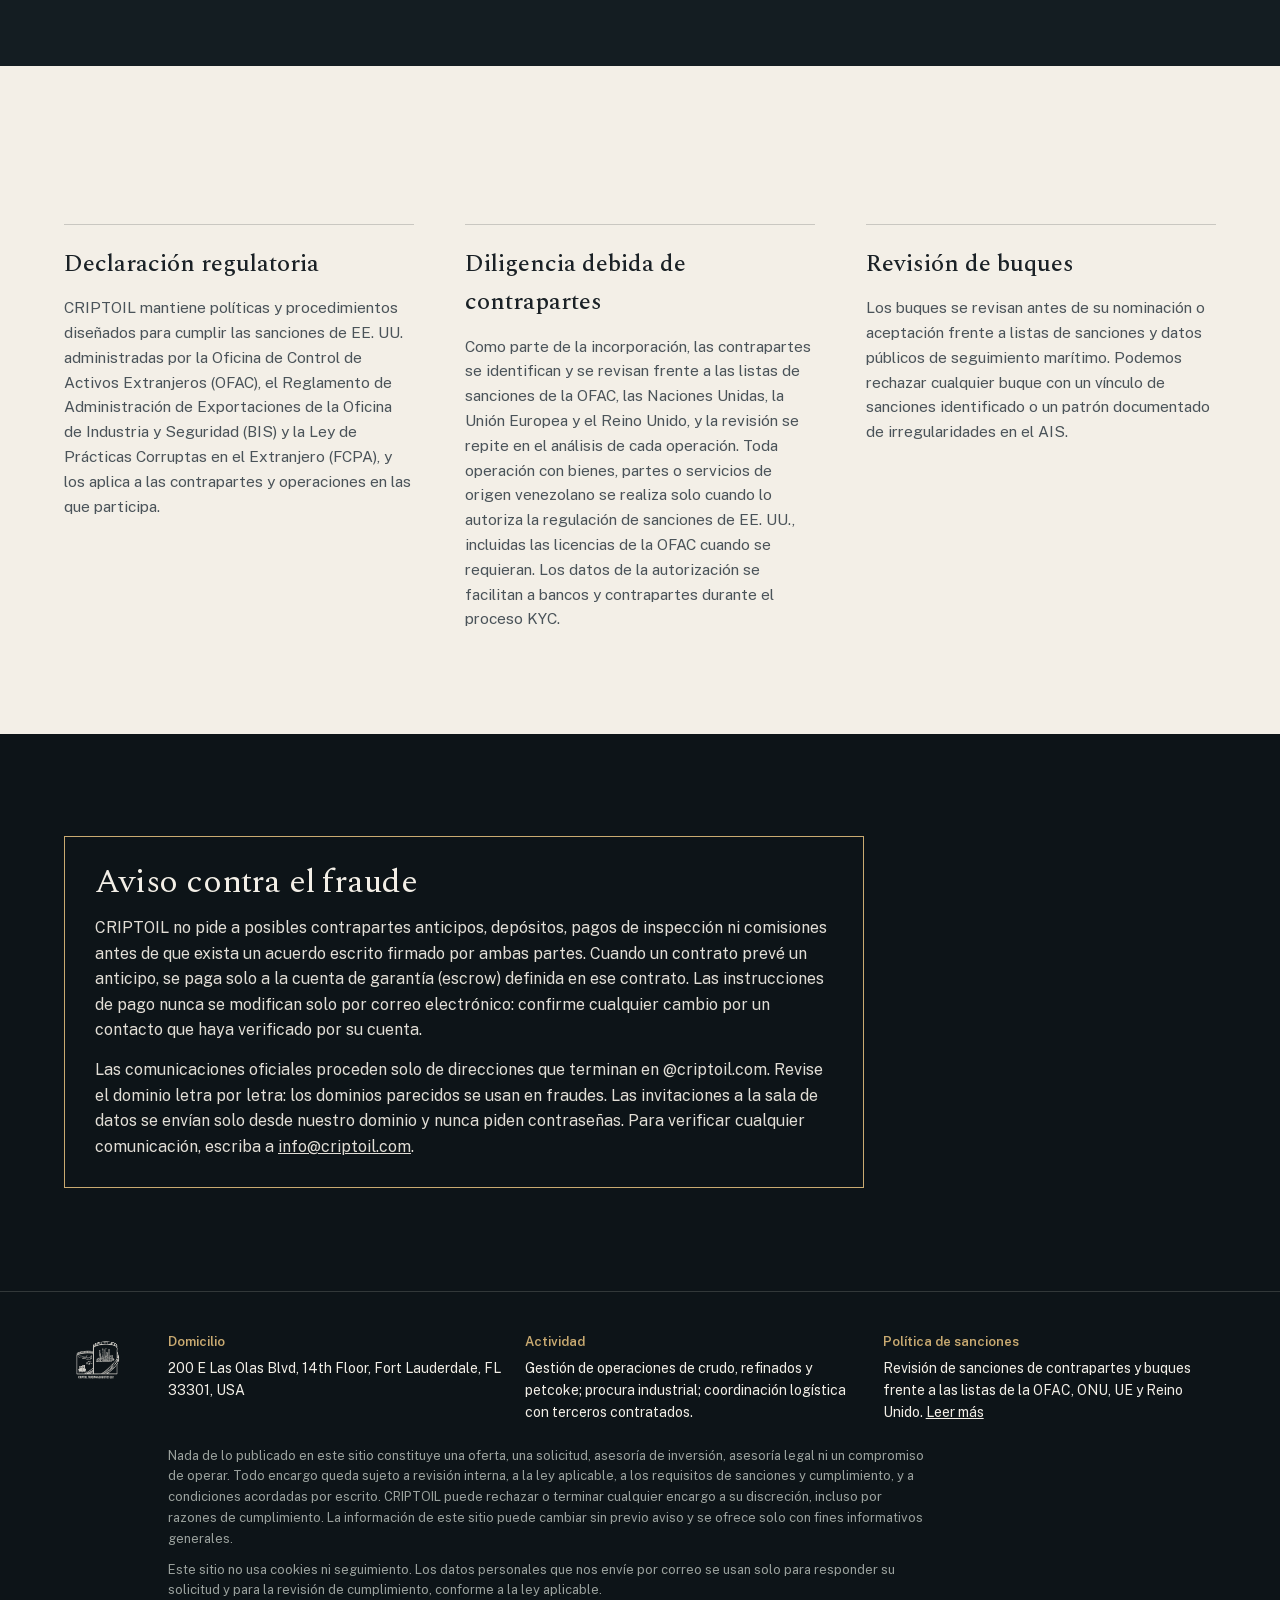
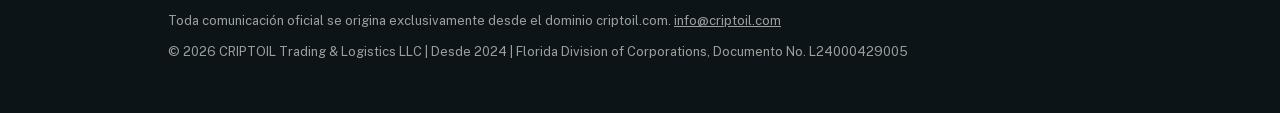
<file: es/compliance.html>
<!DOCTYPE html>
<html lang="es">
<head>
<meta charset="UTF-8">
<meta name="viewport" content="width=device-width, initial-scale=1.0">
<title>Cumplimiento y gobierno | CRIPTOIL Trading &amp; Logistics LLC</title>
<meta name="description" content="Políticas sobre sanciones OFAC, controles de exportación BIS y anticorrupción FCPA, diligencia debida de contrapartes, revisión de buques y aviso contra el fraude.">
<link rel="canonical" href="https://www.criptoil.com/es/compliance.html">
<link rel="alternate" hreflang="en" href="https://www.criptoil.com/en/compliance.html">
<link rel="alternate" hreflang="es" href="https://www.criptoil.com/es/compliance.html">
<link rel="alternate" hreflang="x-default" href="https://www.criptoil.com/en/compliance.html">
<link rel="icon" type="image/png" href="../assets/img/favicon.png">
<meta property="og:site_name" content="CRIPTOIL Trading &amp; Logistics LLC">
<meta property="og:title" content="Cumplimiento y gobierno | CRIPTOIL Trading &amp; Logistics LLC">
<meta property="og:description" content="Políticas sobre sanciones OFAC, controles de exportación BIS y anticorrupción FCPA, diligencia debida de contrapartes, revisión de buques y aviso contra el fraude.">
<meta property="og:type" content="website">
<meta property="og:url" content="https://www.criptoil.com/es/compliance.html">
<meta property="og:image" content="https://www.criptoil.com/assets/img/terminal-port-everglades.jpg">
<link rel="preload" href="../assets/fonts/Spectral-400.woff2" as="font" type="font/woff2" crossorigin>
<link rel="stylesheet" href="../assets/css/style.css?v=83a8fcfa5f">
<script type="application/ld+json">{"@context": "https://schema.org", "@type": "Organization", "name": "CRIPTOIL Trading & Logistics LLC", "url": "https://www.criptoil.com/", "email": "info@criptoil.com", "logo": "https://www.criptoil.com/assets/img/favicon.png", "address": {"@type": "PostalAddress", "streetAddress": "200 E Las Olas Blvd, 14th Floor", "addressLocality": "Fort Lauderdale", "addressRegion": "FL", "postalCode": "33301", "addressCountry": "US"}}</script>
<script src="../assets/js/main.js?v=83a8fcfa5f" defer></script>
</head>
<body>
<a class="skip" href="#main">Ir al contenido</a>
<header class="top wrap">
  <a class="brand" href="index.html" aria-label="CRIPTOIL Trading &amp; Logistics LLC">
    <img src="../assets/img/criptoil-logo-light.png" alt="" width="52" height="52">
    <span>CRIPTOIL<small>Trading &amp; Logistics LLC</small></span>
  </a>
  <nav class="nav" id="mainNav" aria-label="Principal"><a href="index.html">Inicio</a><a href="trading.html">Trading</a><a href="projects.html">Proyectos y procura</a><a href="logistics.html">Logística y hubs</a><a href="compliance.html" aria-current="page">Cumplimiento</a><a href="trade-desk.html">Mesa comercial</a></nav>
  <div class="tools">
    <a class="lang" href="../en/compliance.html" hreflang="en" lang="en">EN</a>
    <button class="menu" id="menuBtn" type="button" aria-controls="mainNav" aria-expanded="false">Menú</button>
  </div>
</header>
<main id="main">
<section class="phead wrap">
  <div class="hero-in"><p class="crumb">Gobierno</p><h1>Cumplimiento y gobierno</h1><p>Cómo protegemos cada operación y qué pedimos a nuestras contrapartes.</p></div>
</section>
<section class="band ink2 wrap">
  <div class="split"><h2>Perfil corporativo</h2>
  <div>
  <dl class="profile">
    <dt>Razón social</dt><dd>CRIPTOIL Trading &amp; Logistics LLC</dd>
    <dt>Constitución</dt><dd>2024</dd>
    <dt>Jurisdicción</dt><dd>Sociedad de responsabilidad limitada de Florida, Estados Unidos</dd>
    <dt>Registro</dt><dd>Florida Division of Corporations, Documento No. L24000429005</dd>
    <dt>Domicilio</dt><dd>200 E Las Olas Blvd, 14th Floor, Fort Lauderdale, FL 33301, USA</dd>
    <dt>Actividad</dt><dd>Gestión de operaciones de trading y procura de energía, y coordinación logística</dd>
    <dt>Dirección y titularidad</dt><dd>Se facilita a bancos y contrapartes en nuestro paquete KYC.</dd>
  </dl>
  <figure class="office">
    <img src="../assets/img/office-las-olas.jpg" alt="Placa de CRIPTOIL en la pared de la oficina de Fort Lauderdale" width="1152" height="688" loading="lazy">
    <figcaption>Nuestra oficina en Fort Lauderdale.</figcaption>
  </figure>
  </div></div>
</section>
<section class="band paper wrap">
  <div class="cols3">
    <article><h3>Declaración regulatoria</h3>
      <p>CRIPTOIL mantiene políticas y procedimientos diseñados para cumplir las sanciones de EE. UU. administradas por la Oficina de Control de Activos Extranjeros (OFAC), el Reglamento de Administración de Exportaciones de la Oficina de Industria y Seguridad (BIS) y la Ley de Prácticas Corruptas en el Extranjero (FCPA), y los aplica a las contrapartes y operaciones en las que participa.</p></article>
    <article><h3>Diligencia debida de contrapartes</h3>
      <p>Como parte de la incorporación, las contrapartes se identifican y se revisan frente a las listas de sanciones de la OFAC, las Naciones Unidas, la Unión Europea y el Reino Unido, y la revisión se repite en el análisis de cada operación. Toda operación con bienes, partes o servicios de origen venezolano se realiza solo cuando lo autoriza la regulación de sanciones de EE. UU., incluidas las licencias de la OFAC cuando se requieran. Los datos de la autorización se facilitan a bancos y contrapartes durante el proceso KYC.</p></article>
    <article><h3>Revisión de buques</h3>
      <p>Los buques se revisan antes de su nominación o aceptación frente a listas de sanciones y datos públicos de seguimiento marítimo. Podemos rechazar cualquier buque con un vínculo de sanciones identificado o un patrón documentado de irregularidades en el AIS.</p></article>
  </div>
</section>
<section class="band wrap">
  <div class="warning" role="note">
    <h2>Aviso contra el fraude</h2>
    <p>CRIPTOIL no pide a posibles contrapartes anticipos, depósitos, pagos de inspección ni comisiones antes de que exista un acuerdo escrito firmado por ambas partes. Cuando un contrato prevé un anticipo, se paga solo a la cuenta de garantía (escrow) definida en ese contrato. Las instrucciones de pago nunca se modifican solo por correo electrónico: confirme cualquier cambio por un contacto que haya verificado por su cuenta.</p>
    <p>Las comunicaciones oficiales proceden solo de direcciones que terminan en @criptoil.com. Revise el dominio letra por letra: los dominios parecidos se usan en fraudes. Las invitaciones a la sala de datos se envían solo desde nuestro dominio y nunca piden contraseñas. Para verificar cualquier comunicación, escriba a <a href="mailto:info@criptoil.com">info@criptoil.com</a>.</p>
  </div>
</section>
</main>
<footer class="foot wrap">
  <img src="../assets/img/criptoil-logo-light.png" alt="" width="64" height="64">
  <div>
    <div class="kyc3">
      <p><b>Domicilio</b>200 E Las Olas Blvd, 14th Floor, Fort Lauderdale, FL 33301, USA</p>
      <p><b>Actividad</b>Gestión de operaciones de crudo, refinados y petcoke; procura industrial; coordinación logística con terceros contratados.</p>
      <p><b>Política de sanciones</b>Revisión de sanciones de contrapartes y buques frente a las listas de la OFAC, ONU, UE y Reino Unido. <a href="compliance.html">Leer más</a></p>
    </div>
    <p>Nada de lo publicado en este sitio constituye una oferta, una solicitud, asesoría de inversión, asesoría legal ni un compromiso de operar. Todo encargo queda sujeto a revisión interna, a la ley aplicable, a los requisitos de sanciones y cumplimiento, y a condiciones acordadas por escrito. CRIPTOIL puede rechazar o terminar cualquier encargo a su discreción, incluso por razones de cumplimiento. La información de este sitio puede cambiar sin previo aviso y se ofrece solo con fines informativos generales.</p>
    <p>Este sitio no usa cookies ni seguimiento. Los datos personales que nos envíe por correo se usan solo para responder su solicitud y para la revisión de cumplimiento, conforme a la ley aplicable.</p>
    <p>Toda comunicación oficial se origina exclusivamente desde el dominio criptoil.com. <a href="mailto:info@criptoil.com">info@criptoil.com</a></p>
    <p>&copy; 2026 CRIPTOIL Trading &amp; Logistics LLC | Desde 2024 | Florida Division of Corporations, Documento No. L24000429005</p>
  </div>
</footer>
</body>
</html>
</file>
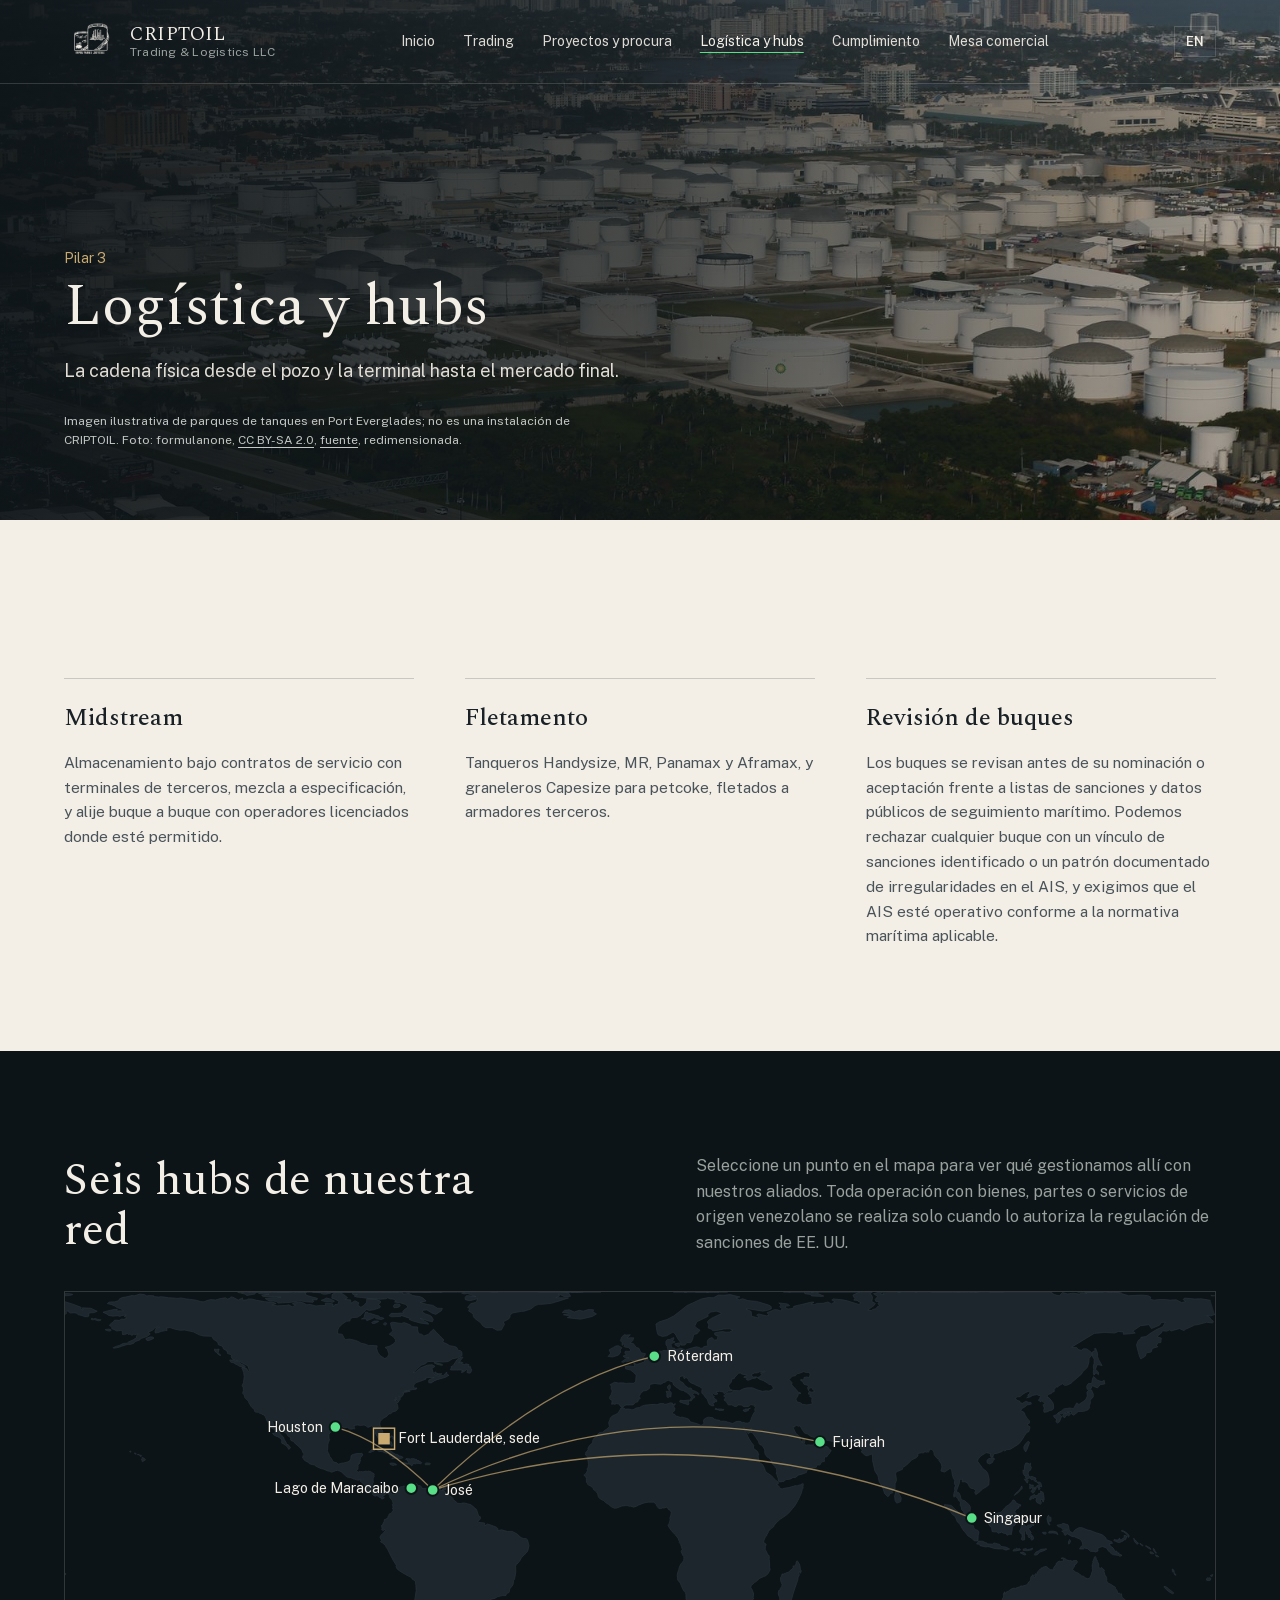
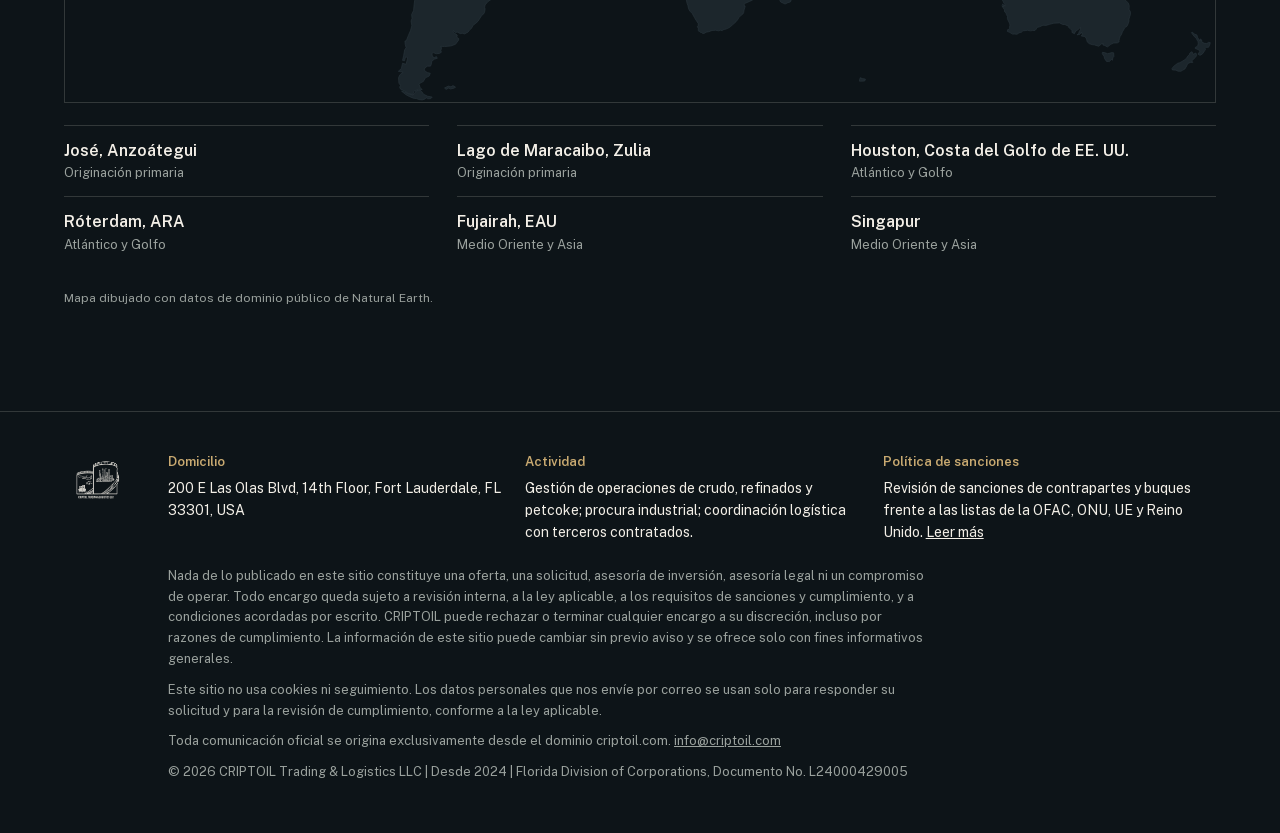
<file: es/logistics.html>
<!DOCTYPE html>
<html lang="es">
<head>
<meta charset="UTF-8">
<meta name="viewport" content="width=device-width, initial-scale=1.0">
<title>Logística y hubs | CRIPTOIL Trading &amp; Logistics LLC</title>
<meta name="description" content="Almacenamiento, mezcla, alije buque a buque y fletamento de buques Handysize, MR, Panamax, Aframax y Capesize, contratados con terminales, operadores y armadores terceros en seis hubs.">
<link rel="canonical" href="https://www.criptoil.com/es/logistics.html">
<link rel="alternate" hreflang="en" href="https://www.criptoil.com/en/logistics.html">
<link rel="alternate" hreflang="es" href="https://www.criptoil.com/es/logistics.html">
<link rel="alternate" hreflang="x-default" href="https://www.criptoil.com/en/logistics.html">
<link rel="icon" type="image/png" href="../assets/img/favicon.png">
<meta property="og:site_name" content="CRIPTOIL Trading &amp; Logistics LLC">
<meta property="og:title" content="Logística y hubs | CRIPTOIL Trading &amp; Logistics LLC">
<meta property="og:description" content="Almacenamiento, mezcla, alije buque a buque y fletamento de buques Handysize, MR, Panamax, Aframax y Capesize, contratados con terminales, operadores y armadores terceros en seis hubs.">
<meta property="og:type" content="website">
<meta property="og:url" content="https://www.criptoil.com/es/logistics.html">
<meta property="og:image" content="https://www.criptoil.com/assets/img/terminal-port-everglades.jpg">
<link rel="preload" href="../assets/fonts/Spectral-400.woff2" as="font" type="font/woff2" crossorigin>
<link rel="stylesheet" href="../assets/css/style.css?v=83a8fcfa5f">
<script type="application/ld+json">{"@context": "https://schema.org", "@type": "Organization", "name": "CRIPTOIL Trading & Logistics LLC", "url": "https://www.criptoil.com/", "email": "info@criptoil.com", "logo": "https://www.criptoil.com/assets/img/favicon.png", "address": {"@type": "PostalAddress", "streetAddress": "200 E Las Olas Blvd, 14th Floor", "addressLocality": "Fort Lauderdale", "addressRegion": "FL", "postalCode": "33301", "addressCountry": "US"}}</script>
<script src="../assets/js/main.js?v=83a8fcfa5f" defer></script>
</head>
<body>
<a class="skip" href="#main">Ir al contenido</a>
<header class="top wrap">
  <a class="brand" href="index.html" aria-label="CRIPTOIL Trading &amp; Logistics LLC">
    <img src="../assets/img/criptoil-logo-light.png" alt="" width="52" height="52">
    <span>CRIPTOIL<small>Trading &amp; Logistics LLC</small></span>
  </a>
  <nav class="nav" id="mainNav" aria-label="Principal"><a href="index.html">Inicio</a><a href="trading.html">Trading</a><a href="projects.html">Proyectos y procura</a><a href="logistics.html" aria-current="page">Logística y hubs</a><a href="compliance.html">Cumplimiento</a><a href="trade-desk.html">Mesa comercial</a></nav>
  <div class="tools">
    <a class="lang" href="../en/logistics.html" hreflang="en" lang="en">EN</a>
    <button class="menu" id="menuBtn" type="button" aria-controls="mainNav" aria-expanded="false">Menú</button>
  </div>
</header>
<main id="main">
<section class="phead has-photo wrap" style="background-image:url('../assets/img/storage-port-everglades.jpg')">
  <div class="hero-in"><p class="crumb">Pilar 3</p><h1>Logística y hubs</h1><p>La cadena física desde el pozo y la terminal hasta el mercado final.</p></div><p class="photo-credit">Imagen ilustrativa de parques de tanques en Port Everglades; no es una instalación de CRIPTOIL. Foto: formulanone, <a href="https://creativecommons.org/licenses/by-sa/2.0/">CC BY-SA 2.0</a>, <a href="https://commons.wikimedia.org/wiki/File:PortEvergladesTankFarms-Dec2015.jpg">fuente</a>, redimensionada.</p>
</section>
<section class="band paper wrap">
  <div class="cols3">
    <article><h3>Midstream</h3><p>Almacenamiento bajo contratos de servicio con terminales de terceros, mezcla a especificación, y alije buque a buque con operadores licenciados donde esté permitido.</p></article>
    <article><h3>Fletamento</h3><p>Tanqueros Handysize, MR, Panamax y Aframax, y graneleros Capesize para petcoke, fletados a armadores terceros.</p></article>
    <article><h3>Revisión de buques</h3><p>Los buques se revisan antes de su nominación o aceptación frente a listas de sanciones y datos públicos de seguimiento marítimo. Podemos rechazar cualquier buque con un vínculo de sanciones identificado o un patrón documentado de irregularidades en el AIS, y exigimos que el AIS esté operativo conforme a la normativa marítima aplicable.</p></article>
  </div>
</section>
<section class="band wrap" aria-labelledby="hubT">
  <div class="net-head"><h2 id="hubT">Seis hubs de nuestra red</h2>
  <p>Seleccione un punto en el mapa para ver qué gestionamos allí con nuestros aliados. Toda operación con bienes, partes o servicios de origen venezolano se realiza solo cuando lo autoriza la regulación de sanciones de EE. UU.</p></div>
  <div class="mapwrap"><svg class="hubmap" viewBox="0 0 1200 427" role="group" aria-labelledby="mapT mapD"><title id="mapT">Hubs de nuestra red</title><desc id="mapD">Originación en Venezuela conectada con Houston, Róterdam, Fujairah y Singapur. Sede en Fort Lauderdale.</desc><rect width="1200" height="427" fill="#0d1418"/><path d="M374.2,419.8L378.5,421.8L383.2,422.7L381.7,424.3L378.5,424.5L376.8,423.3L375.7,424.7L372.8,425.7L369.2,425.3L366.8,424.3L363.3,423.8L359.1,422.0L355.7,420.2L351.1,416.5L353.9,417.2L358.6,419.4L363.0,420.6L364.7,419.0L365.8,416.8L368.8,415.4L371.2,415.8L372.5,417.3L374.2,419.8Z M404.8,410.7L407.5,412.2L406.5,413.3L402.0,414.3L400.5,413.2L397.7,414.7L396.0,413.2L400.0,411.2L402.8,412.0L404.8,410.7Z M834.3,406.0L829.1,406.2L829.1,404.5L829.6,403.1L829.8,402.4L831.9,403.4L835.1,403.9L835.2,404.5L834.3,406.0Z M1084.7,376.3L1087.9,377.4L1089.7,377.0L1092.3,376.3L1094.3,376.5L1094.5,380.5L1093.4,381.7L1093.0,384.3L1091.9,383.4L1089.6,385.8L1088.9,385.6L1086.8,385.5L1084.8,382.6L1084.3,380.4L1082.4,377.5L1082.5,376.0L1084.7,376.3Z M1176.7,376.7L1177.5,378.1L1179.9,376.7L1180.8,378.1L1180.8,379.5L1179.6,381.1L1177.4,383.5L1175.7,384.9L1176.9,386.5L1174.4,386.5L1171.5,387.8L1170.6,390.0L1168.7,393.3L1166.1,394.8L1164.4,395.8L1161.4,395.7L1159.2,394.6L1155.6,394.4L1155.0,393.1L1156.8,390.7L1161.0,387.4L1163.2,386.8L1165.6,385.5L1168.4,383.7L1170.4,382.0L1171.9,379.5L1173.2,378.7L1173.7,376.8L1176.0,375.3L1176.7,376.7Z M1182.0,360.8L1184.5,364.3L1184.5,362.0L1186.0,362.9L1186.5,365.5L1189.2,366.6L1191.5,366.8L1193.4,365.5L1195.1,365.9L1194.3,368.9L1193.2,370.8L1190.7,370.8L1189.8,371.8L1190.1,373.2L1189.6,373.8L1188.4,375.6L1186.7,377.9L1184.1,379.3L1183.6,378.4L1182.2,377.9L1184.1,375.2L1183.0,373.3L1179.4,372.0L1179.5,370.8L1181.9,369.6L1182.5,367.0L1182.3,364.9L1181.0,362.7L1181.1,362.1L1179.5,360.7L1176.9,357.7L1175.4,355.4L1176.7,355.1L1178.5,357.0L1181.1,357.8L1182.0,360.8Z M1157.1,314.1L1155.8,314.9L1154.0,314.0L1151.6,312.5L1149.4,310.7L1147.2,308.4L1146.8,307.3L1148.2,307.3L1150.1,308.4L1151.5,309.6L1152.6,310.5L1155.3,312.6L1157.1,314.1Z M1194.6,298.0L1195.7,299.0L1195.2,300.7L1193.1,301.2L1191.3,300.8L1191.0,299.3L1192.2,298.2L1193.7,298.6L1194.6,298.0Z M0.0,295.4M1197.9,296.2L1195.8,296.9L1195.3,295.7L1197.0,295.0L1198.0,294.8M0.0,293.8L0.7,293.6L0.3,295.2L0.0,295.4Z M1159.5,295.1L1158.4,295.6L1157.3,294.1L1157.4,293.2L1159.5,295.1Z M1157.0,290.0L1157.6,292.7L1156.7,292.3L1156.0,292.5L1155.5,291.5L1155.4,289.0L1157.0,290.0Z M766.9,285.4L767.4,289.4L768.3,291.0L767.9,292.6L767.3,293.6L766.2,291.6L765.6,292.6L766.2,295.1L765.9,296.5L765.0,297.3L764.8,300.1L763.5,304.0L761.8,308.6L759.8,314.9L758.5,319.5L757.0,323.4L754.3,324.2L751.4,325.6L749.4,324.7L746.8,323.5L745.9,321.8L745.7,318.8L744.5,316.2L744.2,313.8L744.8,311.4L746.3,310.8L746.3,309.7L747.9,307.2L748.2,305.0L747.4,303.4L746.8,301.3L746.5,298.3L747.7,296.4L748.2,294.3L749.8,294.2L751.7,293.5L752.9,292.9L754.4,292.8L756.3,290.9L759.0,288.9L760.0,287.2L759.6,285.8L761.0,286.2L762.8,283.9L762.9,281.8L764.0,280.4L765.1,281.8L766.0,283.2L766.9,285.4Z M1078.5,286.1L1079.7,288.7L1081.9,287.5L1083.0,288.9L1084.6,290.2L1084.2,291.7L1085.0,294.5L1085.5,296.2L1086.3,296.6L1087.2,299.4L1086.9,301.2L1088.0,303.4L1091.6,305.2L1093.9,306.8L1096.2,308.2L1095.7,309.0L1097.6,311.1L1098.9,314.7L1100.3,314.0L1101.6,315.4L1102.4,314.9L1103.0,318.5L1105.4,320.5L1106.9,321.8L1109.5,324.5L1110.5,327.2L1110.5,329.1L1110.3,331.1L1111.9,334.0L1111.7,336.9L1111.1,338.5L1110.2,341.4L1110.3,343.3L1109.6,345.7L1108.2,348.8L1105.7,350.4L1104.5,353.0L1103.4,354.6L1102.4,357.5L1101.1,359.2L1100.3,361.7L1099.8,364.0L1100.0,365.0L1098.1,366.2L1094.4,366.3L1091.3,367.7L1089.7,369.0L1087.7,370.4L1085.0,368.9L1082.9,368.3L1083.4,366.6L1081.6,367.2L1078.7,369.7L1075.8,368.8L1073.9,368.2L1072.0,368.0L1068.8,367.0L1066.6,365.0L1066.0,362.4L1065.3,360.7L1063.6,359.4L1060.4,359.0L1061.5,357.4L1060.7,354.9L1059.1,357.2L1056.1,357.8L1057.8,356.0L1058.4,354.0L1059.6,352.4L1059.4,349.9L1056.7,352.8L1054.6,353.9L1053.3,356.6L1050.7,355.2L1050.8,353.4L1048.7,351.0L1047.0,349.8L1047.6,349.0L1043.3,347.0L1041.0,346.9L1037.8,345.3L1031.8,345.6L1027.5,346.8L1023.7,347.9L1020.5,347.7L1017.0,349.4L1014.1,350.1L1013.4,351.9L1012.2,353.2L1009.4,353.3L1007.3,353.6L1004.3,353.0L1001.9,353.4L999.6,353.5L997.7,355.3L996.7,355.2L995.0,356.1L993.4,357.2L991.0,357.0L988.7,357.0L985.2,354.9L983.4,354.3L983.5,352.4L985.1,351.9L985.7,351.1L985.6,349.9L986.0,347.6L985.6,345.6L983.9,342.3L983.3,340.4L983.5,338.5L982.1,336.3L982.1,335.3L980.6,334.0L980.2,331.4L978.3,328.7L977.8,327.3L979.3,328.8L978.1,325.7L979.8,326.6L980.8,327.9L980.7,326.2L979.1,323.6L978.8,322.5L978.0,321.5L978.3,319.6L979.0,318.8L979.5,317.1L979.1,315.2L980.5,312.8L980.7,315.3L982.2,313.0L984.9,311.9L986.5,310.5L989.0,309.2L990.5,309.0L991.5,309.4L994.1,308.2L996.1,307.8L996.6,307.1L997.5,306.7L999.3,306.8L1002.9,305.9L1004.7,304.4L1005.5,302.6L1007.5,300.9L1007.6,299.6L1007.7,297.7L1010.0,294.9L1011.4,297.8L1012.9,297.1L1011.7,295.6L1012.7,293.9L1014.2,294.7L1014.6,292.1L1016.4,290.5L1017.2,289.2L1018.9,288.6L1019.0,287.7L1020.4,288.0L1020.5,287.2L1021.9,286.7L1023.6,286.3L1026.0,287.8L1027.9,289.8L1029.9,289.8L1032.1,290.1L1031.4,288.3L1033.0,285.6L1034.5,284.7L1033.9,283.9L1035.4,282.0L1037.4,280.8L1039.1,281.2L1041.9,280.6L1041.9,278.9L1039.4,277.8L1041.2,277.3L1043.4,278.1L1045.2,279.5L1048.0,280.4L1048.9,280.0L1051.0,281.0L1052.9,280.1L1054.2,280.4L1055.0,279.7L1056.5,281.4L1055.6,283.2L1054.4,284.5L1053.2,284.6L1053.6,286.0L1052.6,287.6L1051.4,289.3L1051.7,290.2L1054.3,292.1L1056.9,293.1L1058.6,294.3L1061.0,296.3L1062.0,296.3L1063.7,297.1L1064.2,298.1L1067.4,299.3L1069.6,298.1L1070.2,296.3L1070.9,294.9L1071.3,293.0L1072.3,290.4L1071.9,288.8L1072.1,287.8L1071.7,285.9L1072.2,283.4L1072.8,282.7L1072.3,281.6L1073.1,279.8L1073.7,278.0L1073.8,277.0L1075.1,275.8L1076.0,277.4L1076.2,279.5L1077.1,279.9L1077.2,281.3L1078.4,283.0L1078.7,284.9L1078.5,286.1Z M1140.4,275.2L1141.3,276.3L1139.0,276.3L1137.7,274.2L1139.7,275.0L1140.4,275.2Z M1002.4,274.3L1001.0,274.4L996.6,272.1L999.7,271.4L1001.4,272.4L1002.6,273.4L1002.4,274.3Z M1136.2,273.1L1134.9,273.2L1132.8,272.9L1132.1,272.3L1132.3,271.0L1134.5,271.5L1135.6,272.2L1136.2,273.1Z M1138.9,272.2L1138.4,272.8L1136.0,269.9L1135.3,267.9L1136.4,267.9L1137.6,270.6L1138.9,272.2Z M1014.8,274.0L1011.9,274.7L1011.5,274.3L1011.8,273.2L1013.3,271.2L1016.6,269.9L1017.0,269.1L1019.8,268.3L1022.1,268.2L1023.2,267.8L1024.5,268.2L1023.2,269.1L1019.8,270.6L1017.0,271.5L1014.8,274.0Z M993.0,267.2L994.2,268.1L996.3,267.8L997.1,269.2L993.2,269.9L990.9,270.3L989.1,270.3L990.3,268.4L992.1,268.4L993.0,267.2Z M1009.7,267.2L1009.2,269.0L1004.2,270.0L999.7,269.6L999.7,268.4L1002.4,267.7L1004.5,268.7L1006.7,268.4L1009.7,267.2Z M1132.9,268.0L1133.1,268.7L1130.4,267.3L1128.6,266.1L1127.4,264.9L1127.9,264.6L1129.4,265.4L1132.1,266.9L1132.9,268.0Z M1125.1,264.7L1124.5,264.9L1123.0,264.1L1121.6,262.8L1121.8,262.2L1123.8,263.6L1125.1,264.7Z M962.1,262.8L968.5,263.1L969.2,261.8L975.4,263.4L976.6,265.5L981.6,266.1L985.7,268.1L981.9,269.4L978.2,268.0L975.2,268.1L971.7,267.9L968.6,267.3L964.8,266.0L962.3,265.7L960.9,266.1L954.8,264.7L954.3,263.3L951.2,263.0L953.5,259.9L957.5,260.1L960.2,261.4L961.6,261.6L962.1,262.8Z M1049.1,260.9L1047.4,263.2L1047.0,260.7L1047.6,259.5L1048.3,258.3L1049.1,259.3L1049.1,260.9Z M1119.6,262.9L1118.7,263.3L1117.2,262.0L1115.8,259.9L1115.1,257.3L1115.5,257.0L1115.9,258.0L1116.9,258.8L1118.5,260.9L1120.1,262.0L1119.6,262.9Z M1106.6,258.5L1104.9,258.7L1104.3,259.7L1102.5,260.5L1100.8,261.3L1099.0,261.3L1096.3,260.3L1094.4,259.4L1094.7,258.3L1097.7,258.8L1099.5,258.6L1100.0,257.0L1100.5,256.9L1100.8,258.6L1102.7,258.4L1103.6,257.2L1105.5,256.1L1105.1,254.1L1107.1,254.0L1107.8,254.6L1107.7,256.4L1106.6,258.5Z M1024.2,251.7L1022.9,252.8L1020.6,252.2L1020.0,250.8L1023.3,250.6L1024.2,251.7Z M1034.9,250.5L1036.1,253.1L1033.3,251.7L1030.5,251.4L1028.6,251.6L1026.3,251.5L1027.1,249.7L1031.2,249.5L1034.9,250.5Z M1110.5,255.2L1109.4,256.1L1108.8,254.1L1108.0,252.8L1106.5,251.7L1104.6,250.3L1102.2,249.3L1103.1,248.5L1104.9,249.5L1106.1,250.2L1107.5,251.0L1108.8,252.4L1110.1,253.5L1110.5,255.2Z M1047.1,244.0L1048.1,249.4L1051.5,251.4L1054.3,247.9L1058.1,245.9L1061.1,245.9L1064.0,247.0L1066.4,248.2L1070.0,248.9L1075.8,251.2L1081.9,253.1L1084.2,254.8L1086.1,256.5L1086.6,258.4L1092.2,260.5L1093.0,262.3L1089.9,262.6L1090.6,264.8L1093.6,267.0L1095.8,270.6L1097.7,270.4L1097.6,271.9L1100.1,272.5L1099.1,273.1L1102.7,274.5L1102.3,275.5L1100.1,275.7L1099.3,274.9L1096.4,274.5L1093.0,274.0L1090.5,271.9L1088.6,270.0L1086.8,267.1L1082.5,265.6L1079.7,266.6L1077.6,267.7L1078.0,270.2L1075.4,271.3L1073.6,270.7L1070.1,270.6L1067.1,267.9L1063.8,267.2L1062.9,268.1L1058.7,268.2L1060.1,265.5L1062.2,264.6L1061.4,261.0L1059.8,258.2L1053.3,255.4L1050.6,255.1L1045.5,252.0L1044.6,253.6L1043.3,253.9L1042.5,252.7L1042.5,251.2L1040.0,249.6L1043.6,248.4L1045.9,248.5L1045.7,247.6L1040.8,247.6L1039.5,245.6L1036.5,245.0L1035.1,243.3L1039.6,242.5L1041.3,241.4L1046.6,242.8L1047.1,244.0Z M1017.5,235.4L1014.8,238.8L1012.3,239.4L1009.1,238.8L1003.5,238.9L1000.6,239.4L1000.1,241.9L1003.1,244.9L1004.9,243.4L1011.1,242.2L1010.9,243.8L1009.4,243.3L1008.0,245.3L1005.0,246.5L1008.2,250.8L1007.6,252.0L1010.6,255.8L1010.5,258.0L1008.8,259.0L1007.5,257.8L1009.1,255.1L1005.8,256.4L1005.0,255.4L1005.4,254.2L1003.0,252.2L1003.2,249.0L1001.0,250.0L1001.3,253.9L1001.4,258.6L999.3,259.1L997.9,258.1L998.8,255.1L998.3,251.8L996.9,251.8L995.9,249.5L997.3,247.4L997.7,244.7L999.4,239.7L1000.1,238.3L1003.0,235.8L1005.6,236.8L1009.8,237.3L1013.6,237.1L1016.9,234.7L1017.5,235.4Z M1029.0,236.4L1028.8,239.3L1027.1,239.0L1026.6,241.0L1027.9,242.8L1027.0,243.2L1025.7,241.1L1024.7,236.8L1025.3,234.1L1026.4,232.9L1026.7,234.8L1028.7,235.0L1029.0,236.4Z M952.7,259.7L949.0,259.8L946.2,257.0L941.9,254.3L940.5,252.2L938.0,249.5L936.3,247.0L933.8,242.4L930.9,239.6L929.9,236.7L928.7,234.1L925.7,232.0L923.9,229.1L921.4,227.3L917.9,223.6L917.6,221.9L919.8,222.0L924.9,222.7L927.9,225.9L930.5,228.2L932.3,229.6L935.5,233.2L938.9,233.2L941.7,235.5L943.6,238.3L946.1,239.8L944.8,242.6L946.7,243.7L947.9,243.8L948.5,246.1L949.6,248.0L952.1,248.3L953.7,250.4L952.9,254.5L952.7,259.7Z M992.9,234.1L996.7,237.2L992.7,237.6L991.6,239.8L991.7,242.9L988.5,245.1L988.4,248.5L987.2,253.6L986.7,252.4L982.9,253.9L981.6,251.9L979.2,251.7L977.5,250.6L973.6,251.8L972.3,250.2L970.2,250.4L967.4,250.0L966.9,245.5L965.2,244.6L963.6,241.7L963.2,238.8L963.6,235.7L965.5,233.5L968.0,234.6L970.6,234.0L971.2,231.2L972.7,230.6L976.7,229.8L979.0,227.2L980.7,225.1L982.0,223.8L984.8,222.0L987.4,219.7L989.1,217.1L990.4,217.1L992.1,218.8L992.3,220.2L994.5,221.1L997.3,222.1L997.0,223.5L994.8,223.6L995.4,225.3L992.9,226.4L991.0,229.4L993.5,232.6L992.9,234.1Z M1021.3,212.1L1021.6,214.3L1021.8,216.2L1020.7,219.3L1019.4,215.9L1017.9,217.5L1018.9,220.0L1018.0,221.6L1014.1,219.6L1013.1,217.2L1014.1,215.6L1012.0,214.1L1011.0,215.4L1009.4,215.3L1007.0,217.2L1006.4,216.2L1007.7,213.4L1009.8,212.4L1011.6,211.2L1012.8,212.7L1015.3,211.8L1015.9,210.3L1018.2,210.2L1018.0,207.6L1020.7,209.2L1021.0,210.9L1021.3,212.1Z M870.7,219.5L867.8,220.3L866.2,217.6L865.7,212.8L867.2,207.4L869.5,209.3L871.0,211.6L872.6,215.1L872.1,218.6L870.7,219.5Z M396.9,206.5L394.1,206.8L393.5,206.5L394.5,205.6L394.4,204.3L396.3,203.9L397.0,204.0L396.9,206.5Z M1013.3,205.9L1012.1,207.0L1011.0,209.1L1010.0,210.1L1007.9,207.8L1008.6,206.9L1009.5,206.0L1009.8,203.9L1011.7,203.7L1011.1,205.9L1013.6,202.7L1013.3,205.9Z M995.0,209.1L990.6,212.3L992.2,209.9L994.6,207.9L996.6,205.6L998.4,202.3L999.0,205.0L996.8,206.8L995.0,209.1Z M1006.3,200.5L1008.3,201.5L1010.4,201.5L1010.3,202.9L1008.8,204.4L1006.7,205.4L1006.6,203.8L1006.8,202.1L1006.3,200.5Z M1018.3,199.6L1019.3,203.3L1016.7,202.5L1016.8,203.6L1017.6,205.6L1016.0,206.4L1015.9,204.0L1014.9,203.9L1014.3,201.8L1016.3,202.1L1016.3,200.8L1014.2,198.3L1017.4,198.4L1018.3,199.6Z M1005.1,196.6L1004.2,199.5L1002.8,197.8L1001.1,195.3L1003.9,195.4L1005.1,196.6Z M1004.4,178.5L1006.5,179.4L1007.5,178.5L1007.8,179.4L1007.2,180.8L1008.4,183.2L1007.5,185.9L1005.5,187.0L1005.0,189.7L1005.8,192.4L1007.5,192.8L1009.0,192.4L1013.2,194.2L1012.8,196.0L1013.9,196.8L1013.6,198.4L1011.0,196.7L1009.8,195.0L1008.9,196.2L1006.8,194.2L1003.8,194.7L1002.1,194.0L1002.3,192.6L1003.3,191.7L1002.3,191.0L1001.9,192.2L1000.2,190.2L999.7,188.8L999.6,185.6L1001.0,186.7L1001.3,181.5L1002.4,178.5L1004.4,178.5Z M381.4,179.4L380.5,180.2L378.0,180.2L376.0,180.3L375.9,178.9L376.3,178.4L379.1,178.4L380.8,178.7L381.4,179.4Z M343.7,180.6L342.7,181.1L340.8,180.6L338.9,179.4L339.3,178.6L340.7,178.4L341.4,178.5L343.7,178.8L345.4,179.6L346.0,180.5L343.7,180.6Z M358.1,173.9L361.0,174.4L361.4,173.9L364.0,173.9L366.0,174.7L366.8,174.6L367.4,175.8L369.3,175.8L369.1,176.8L370.6,176.9L372.3,178.1L371.0,179.5L369.4,178.7L367.9,178.9L366.8,178.7L366.2,179.3L364.9,179.5L364.4,178.7L363.3,179.2L362.0,181.5L361.1,181.0L361.0,180.0L358.8,179.4L357.2,179.7L355.2,179.4L353.6,180.0L351.8,179.0L352.1,177.9L355.2,178.4L357.7,178.7L358.9,177.9L357.4,176.5L357.4,175.2L355.3,174.7L356.0,173.8L358.1,173.9Z M967.8,177.9L964.9,179.5L962.2,178.4L962.1,175.6L963.7,174.1L967.4,173.1L969.3,173.2L970.0,174.5L968.6,176.0L967.8,177.9Z M81.5,176.5L81.0,177.1L80.2,176.6L80.3,175.7L79.8,174.5L79.9,174.1L80.5,173.5L80.3,172.9L80.5,172.6L80.7,172.6L82.0,173.2L82.6,173.5L83.1,173.9L84.0,175.1L83.9,175.3L82.6,176.0L81.5,176.5Z M79.7,171.3L78.6,171.6L78.0,170.9L77.7,170.6L77.6,170.4L78.0,170.1L79.1,170.4L80.0,170.9L79.7,171.3Z M77.5,169.5L77.4,169.9L75.6,169.8L75.8,169.4L77.5,169.5Z M74.5,169.1L74.3,169.3L74.1,169.2L72.9,169.1L72.5,168.3L72.4,168.2L73.2,167.7L73.5,168.0L74.5,169.1Z M68.8,166.9L68.4,167.2L67.3,166.6L67.5,166.3L68.0,166.0L68.8,166.1L68.8,166.9Z M334.4,164.2L335.7,165.5L338.8,165.1L340.0,165.9L342.8,167.9L344.9,169.4L346.0,169.4L348.0,170.1L347.8,171.0L350.2,171.2L352.7,172.5L352.3,173.3L350.1,173.7L347.9,173.9L345.6,173.6L340.8,173.9L343.0,172.1L341.7,171.2L339.5,171.0L338.4,170.0L337.6,168.1L335.7,168.3L332.6,167.4L331.6,166.7L327.3,166.2L326.1,165.5L327.4,164.7L324.1,164.5L321.7,166.2L320.3,166.3L319.8,167.1L318.2,167.5L316.8,167.1L318.5,166.1L319.2,164.9L320.7,164.2L322.4,163.5L325.0,163.2L325.8,162.8L328.6,163.1L331.3,163.1L334.4,164.2Z M341.5,160.9L340.7,161.1L339.9,159.2L338.6,158.2L339.4,156.1L340.4,156.2L341.5,159.0L341.5,160.9Z M1003.9,164.2L1002.5,166.9L1000.7,164.1L1000.4,161.6L1002.3,158.3L1005.0,155.8L1006.5,156.8L1005.9,158.8L1003.9,164.2Z M340.6,151.5L337.0,152.1L336.7,150.8L338.3,150.6L340.5,150.7L340.6,151.5Z M343.3,151.5L342.8,153.9L342.1,153.4L342.2,151.7L340.7,150.4L340.7,150.0L343.3,151.5Z M1048.8,126.3L1049.2,127.4L1047.3,129.4L1046.0,128.4L1044.3,129.1L1043.4,131.1L1041.2,130.1L1041.2,128.6L1043.1,126.6L1045.0,126.9L1046.4,125.5L1048.8,126.3Z M715.3,121.2L713.0,122.6L713.3,123.2L713.3,123.5L709.9,124.9L708.3,124.4L707.5,123.1L709.1,123.0L709.3,122.9L709.8,122.1L712.2,122.2L715.3,121.2Z M679.0,121.1L680.8,122.2L683.4,122.0L685.9,122.2L685.8,122.8L687.6,122.4L687.2,123.4L682.4,123.7L682.4,123.1L678.4,122.5L679.0,121.1Z M651.7,112.7L650.5,115.3L651.0,116.3L650.3,118.0L647.8,116.8L646.1,116.4L641.4,114.7L641.9,113.0L645.8,113.3L649.2,112.9L651.7,112.7Z M630.7,102.7L632.7,105.1L632.2,109.5L630.7,109.3L629.4,110.4L628.1,109.5L628.0,105.5L627.2,103.6L629.0,103.7L630.7,102.7Z M1069.9,116.3L1068.7,118.9L1069.2,120.6L1067.5,123.0L1063.2,124.5L1057.4,124.7L1052.6,128.6L1050.4,127.3L1050.3,124.8L1044.5,125.5L1040.5,127.1L1036.6,127.1L1040.0,129.6L1037.8,135.3L1035.6,136.7L1034.0,135.4L1034.8,132.4L1032.7,131.4L1031.4,129.1L1034.5,128.1L1036.3,126.0L1039.6,124.3L1042.1,122.0L1048.7,121.0L1052.3,121.7L1055.7,115.7L1058.0,117.3L1062.9,114.0L1064.8,112.7L1066.8,108.6L1066.3,104.9L1067.7,102.8L1071.2,102.2L1073.1,106.8L1072.9,109.5L1069.9,112.8L1069.9,116.3Z M631.9,99.6L630.8,102.1L629.3,101.5L628.5,99.2L629.2,98.0L631.3,96.7L631.9,99.6Z M1079.7,92.8L1082.0,93.5L1084.4,92.1L1085.1,95.9L1080.2,96.8L1077.3,100.1L1072.0,97.8L1070.2,101.5L1066.5,101.5L1066.1,98.2L1067.7,95.6L1071.3,95.4L1072.2,90.8L1073.2,88.2L1077.1,91.7L1079.7,92.8Z M387.8,84.9L390.2,85.3L393.3,85.3L391.6,86.6L390.4,86.8L386.2,85.4L385.4,84.3L386.6,83.3L387.8,84.9Z M394.0,76.4L392.4,76.4L388.0,75.4L384.9,73.8L386.1,73.5L390.5,74.4L393.9,75.8L394.0,76.4Z M188.3,78.4L186.6,78.8L181.2,77.3L180.1,76.1L177.2,75.0L176.6,74.0L173.1,73.4L171.9,71.6L172.1,70.8L175.6,71.5L177.7,72.1L180.8,72.4L181.9,73.6L183.6,75.1L186.9,76.5L188.3,78.4Z M412.9,71.1L410.7,74.0L412.9,72.9L415.1,73.6L413.9,74.8L416.9,75.7L418.4,74.9L421.7,75.9L420.7,78.3L423.0,77.8L423.5,79.5L424.5,81.6L423.1,84.5L421.6,84.7L419.4,84.0L420.1,81.3L419.2,80.9L415.3,83.8L413.3,83.7L415.7,82.1L412.5,81.3L408.9,81.5L402.4,81.4L401.9,80.4L404.0,79.2L402.6,78.3L405.4,76.3L408.8,71.0L410.9,69.1L413.8,67.9L415.3,68.1L414.7,69.0L412.9,71.1Z M157.6,59.9L160.8,59.6L159.8,63.4L162.7,66.1L161.4,66.1L159.4,64.6L158.2,63.1L156.5,62.0L155.9,60.5L156.1,59.5L157.6,59.9Z M1078.8,70.9L1082.2,76.8L1077.3,75.7L1075.2,80.5L1078.5,83.9L1078.4,86.3L1075.8,84.3L1073.6,86.8L1073.0,84.0L1073.4,80.8L1073.0,77.2L1073.8,74.7L1073.9,70.2L1072.0,66.9L1072.3,62.4L1075.4,60.8L1074.0,59.3L1075.5,58.8L1076.4,61.0L1077.5,64.2L1077.5,67.5L1078.8,70.9Z M577.4,65.9L571.5,67.8L566.7,67.3L569.4,63.8L567.7,60.4L572.2,57.8L574.8,56.3L577.6,56.1L581.1,58.2L579.3,60.5L579.9,62.9L577.4,65.9Z M642.3,54.7L640.3,57.4L636.8,55.5L636.3,54.1L641.2,53.0L642.3,54.7Z M90.0,49.7L86.7,50.9L84.9,50.1L84.4,48.5L87.5,47.3L89.2,46.8L91.5,47.0L92.9,48.1L90.0,49.7Z M590.0,44.6L586.4,48.2L589.8,47.7L593.5,47.8L592.6,50.5L589.6,53.5L593.0,53.7L596.3,58.0L598.6,58.5L600.6,62.3L601.6,63.6L605.6,64.3L605.2,66.4L603.5,67.4L604.8,69.1L601.8,70.8L597.4,70.8L591.7,71.7L590.1,71.1L587.9,72.6L584.9,72.2L582.5,73.5L580.7,72.9L585.6,69.4L588.6,68.6L583.4,68.1L582.4,66.7L585.9,65.7L584.1,63.9L584.7,61.7L589.7,62.0L590.2,60.1L587.9,58.0L583.9,57.4L583.1,56.5L584.3,55.0L583.2,54.1L581.4,55.7L581.2,52.5L579.5,50.8L580.7,47.3L583.3,44.6L586.0,44.9L590.0,44.6Z M48.1,40.3L46.0,40.8L43.8,40.2L41.8,39.3L45.1,38.7L47.7,39.1L48.1,40.3Z M335.8,32.8L334.5,34.6L333.0,34.3L332.1,33.3L332.3,33.1L333.6,32.1L334.9,32.1L335.8,32.8Z M327.0,31.0L323.1,32.8L320.8,32.8L320.0,31.8L322.5,30.3L327.1,30.3L327.0,31.0Z M27.6,27.4L29.6,28.0L31.7,27.7L34.4,28.6L37.7,29.0L37.4,29.4L34.9,30.1L32.4,29.4L31.1,28.8L28.2,29.0L27.4,28.7L27.6,27.4Z M316.1,21.2L316.7,22.6L318.5,22.1L320.4,23.0L324.0,24.1L327.9,25.2L328.2,26.8L330.6,26.5L333.0,27.6L330.0,28.7L324.8,27.9L323.0,26.4L319.7,28.1L314.9,29.9L313.8,27.9L309.3,28.2L312.2,26.6L312.6,23.9L313.7,20.9L316.1,21.2Z M551.6,18.5L550.9,20.7L554.6,22.9L550.3,25.5L540.7,27.8L537.8,28.4L533.4,27.9L524.1,26.8L527.4,25.3L520.1,23.7L526.0,23.1L525.9,22.1L518.9,21.3L521.2,19.1L526.2,18.6L531.4,20.9L536.5,19.1L540.7,20.0L546.1,18.3L551.6,18.5Z M347.1,16.2L343.4,16.4L342.5,14.7L344.0,12.8L347.0,12.4L349.6,13.3L349.7,14.7L349.3,15.2L347.1,16.2Z M0.0,10.1L8.2,12.7L16.9,16.0L16.6,18.1L18.9,18.9L18.1,16.5L27.1,17.0L33.7,20.1L30.4,21.5L24.9,21.9L24.8,25.2L23.5,25.8L20.4,25.7L17.8,24.6L13.4,23.6L12.6,22.2L9.3,21.6L5.5,22.0L3.7,20.9L4.4,19.6L0.4,20.4L1.9,22.0L0.0,23.4M1200.0,23.4L1195.7,24.9L1191.4,24.7L1194.4,26.4L1196.4,29.2L1197.9,30.1L1198.3,31.5L1197.4,32.3L1191.2,31.6L1181.9,34.1L1178.9,34.5L1173.8,36.9L1169.0,38.9L1167.8,40.4L1163.0,38.1L1154.3,40.7L1152.8,39.5L1149.6,40.9L1145.1,40.5L1144.1,42.7L1140.1,45.9L1140.2,47.2L1144.0,48.0L1143.5,52.8L1140.4,53.0L1139.0,55.8L1140.4,57.2L1134.6,58.9L1133.4,62.7L1128.4,63.5L1127.4,66.9L1122.6,70.0L1121.4,67.7L1120.0,62.9L1118.1,55.4L1119.7,50.8L1122.5,48.8L1122.7,47.3L1127.9,46.5L1133.8,42.3L1139.6,38.9L1145.6,36.2L1148.2,31.5L1144.2,31.8L1142.2,34.6L1133.7,38.2L1131.0,34.1L1122.4,35.2L1114.1,40.8L1116.8,42.9L1109.4,43.8L1104.2,44.1L1104.5,41.7L1099.3,41.2L1095.2,42.8L1085.0,42.2L1074.0,43.2L1063.2,49.7L1050.4,57.6L1055.7,58.0L1057.3,60.1L1060.5,60.9L1062.7,59.2L1066.3,59.4L1071.2,63.1L1071.3,65.9L1068.7,69.3L1068.4,73.2L1066.9,78.6L1061.9,83.4L1060.7,85.7L1056.2,89.6L1051.7,93.4L1049.6,95.4L1045.1,97.4L1043.0,97.4L1040.9,95.8L1036.5,98.2L1035.9,99.3L1034.7,99.1L1033.2,100.3L1032.2,101.4L1032.3,103.8L1030.6,104.5L1030.0,105.1L1028.8,106.1L1026.6,106.7L1025.1,107.6L1025.0,109.0L1024.6,109.4L1026.0,109.9L1027.8,111.4L1030.7,115.3L1031.5,117.5L1031.6,121.3L1030.3,123.2L1027.3,123.8L1024.6,125.2L1021.6,125.5L1021.2,123.6L1021.9,121.1L1020.4,117.7L1022.9,117.1L1020.6,114.3L1019.0,113.6L1018.6,114.3L1017.6,114.5L1017.5,113.9L1016.6,113.6L1015.7,113.1L1016.6,111.6L1017.4,111.2L1017.1,110.6L1018.0,108.8L1017.7,108.2L1015.8,107.9L1014.2,107.0L1009.6,108.0L1007.1,109.5L1003.5,110.4L1005.3,108.9L1004.6,107.6L1007.2,105.3L1005.5,103.6L1002.6,104.8L998.8,107.1L996.7,109.2L993.5,109.4L991.8,111.0L993.5,113.2L996.3,113.8L996.4,115.3L999.0,116.2L1002.7,113.9L1005.7,115.2L1007.9,115.2L1008.4,117.0L1003.7,117.9L1002.1,119.7L998.9,121.4L997.2,123.7L1000.8,125.6L1002.1,128.8L1004.1,131.9L1006.4,134.5L1006.3,136.9L1004.2,137.9L1005.0,139.6L1007.0,140.7L1006.5,143.4L1005.6,146.0L1003.8,146.3L1001.3,149.9L998.6,154.3L995.5,158.3L990.9,161.4L986.3,164.2L982.5,164.6L980.5,166.1L979.4,165.0L977.5,166.6L972.8,168.3L969.3,168.8L968.1,172.3L966.3,172.5L965.4,170.1L966.2,168.8L961.7,167.7L960.2,168.3L955.7,171.1L952.9,174.3L952.2,176.6L954.8,180.1L957.9,184.5L960.9,186.5L962.9,189.2L964.4,195.4L964.0,201.3L961.2,203.5L957.4,205.6L954.7,208.4L950.5,211.5L949.3,209.4L950.3,207.1L947.8,205.2L945.0,204.7L943.6,203.0L941.9,199.5L939.0,198.0L936.1,198.1L936.6,195.4L933.7,195.5L933.4,199.1L931.6,204.0L930.5,207.0L930.7,209.4L932.9,209.5L934.3,212.5L934.9,215.4L936.7,217.3L938.7,217.7L940.5,219.4L941.2,219.7L943.2,221.8L944.6,224.0L944.8,226.2L944.4,227.8L944.8,228.9L945.0,230.9L946.2,231.8L947.5,234.7L947.4,235.9L945.1,236.1L941.9,233.6L938.0,231.0L937.6,229.3L935.6,227.0L935.2,224.3L934.0,222.5L934.4,220.0L933.6,218.6L932.3,217.3L931.7,215.7L930.0,213.8L928.3,212.2L927.8,214.2L927.2,212.3L927.5,210.2L928.5,207.1L928.2,204.6L929.2,202.0L928.1,200.0L928.4,196.4L927.0,194.7L925.9,190.7L925.3,186.5L923.9,183.7L921.7,185.4L917.9,187.8L916.0,187.5L914.0,186.7L915.1,182.6L914.4,179.4L911.8,175.6L912.2,174.4L910.3,173.9L907.9,171.2L906.9,169.5L906.8,167.8L906.1,166.2L904.7,164.2L901.7,164.1L902.0,165.5L900.9,167.3L899.5,166.7L899.0,167.3L898.1,166.9L896.8,166.6L896.3,167.8L894.0,167.8L889.9,168.5L890.1,171.0L888.3,173.0L883.5,175.2L879.8,179.1L877.3,181.2L874.0,183.4L874.0,185.0L872.3,185.8L869.3,187.0L867.8,187.2L866.7,189.7L867.4,194.0L867.6,196.8L866.2,200.0L866.2,205.6L864.5,205.8L863.0,208.3L864.0,209.4L860.9,210.4L859.8,212.7L858.5,213.6L855.3,210.5L853.8,205.8L852.5,202.5L851.3,200.9L849.5,197.7L848.7,193.5L848.1,191.4L845.1,186.8L843.7,180.4L842.7,176.1L842.7,172.1L842.1,168.9L837.2,170.9L834.9,170.5L830.6,166.5L832.1,165.3L831.2,164.0L827.3,161.2L824.8,160.3L823.8,157.9L821.2,155.4L815.1,156.0L809.7,156.1L805.0,156.5L798.7,155.5L795.1,154.8L791.3,154.3L789.9,150.2L788.3,149.6L785.7,150.2L782.4,151.8L778.3,150.7L774.9,148.2L771.7,147.2L769.5,144.1L767.0,139.6L765.3,140.2L763.1,139.0L761.9,140.4L759.9,140.2L760.6,141.7L760.3,142.4L761.4,144.9L762.7,147.8L764.3,148.6L764.9,149.7L767.2,151.1L767.4,152.5L767.0,153.6L767.5,154.8L768.4,155.7L768.9,156.8L769.4,157.6L769.1,155.2L770.0,153.4L771.0,153.1L772.0,154.1L772.0,156.1L771.3,158.0L771.9,159.3L772.5,159.1L772.7,160.1L775.3,159.5L778.0,159.6L780.0,159.7L782.3,157.5L784.8,155.3L786.9,153.3L787.9,152.1L788.3,152.4L788.0,153.8L787.5,154.4L788.0,157.0L789.5,159.3L791.3,160.5L793.8,161.0L795.8,161.6L797.3,163.5L798.2,164.6L799.4,165.0L799.4,165.8L798.1,167.7L797.6,168.7L796.2,169.8L795.0,172.0L793.4,171.9L792.8,172.7L792.2,174.4L792.6,176.6L792.3,177.0L790.8,177.0L788.7,178.2L788.4,179.8L787.6,180.6L785.5,180.5L784.2,181.4L784.2,182.7L782.6,183.6L780.8,183.3L778.6,184.5L777.0,184.6L774.6,185.5L774.0,187.0L773.9,188.2L770.6,189.6L765.2,191.1L762.3,193.5L760.8,193.7L759.8,193.5L757.8,194.8L755.7,195.5L752.9,195.7L752.1,195.9L751.4,196.7L750.5,197.0L750.0,197.8L748.3,197.7L747.2,198.2L744.9,198.0L744.1,196.1L744.2,194.3L743.6,193.3L743.0,190.8L742.0,189.4L742.7,189.3L742.3,187.7L742.7,187.1L742.6,185.7L742.2,184.2L741.2,183.2L740.9,181.9L739.2,180.7L737.4,177.9L736.5,175.2L734.2,172.9L732.7,172.3L730.5,169.2L730.1,166.8L730.2,164.9L728.3,161.2L726.8,159.9L725.0,159.2L723.8,157.3L724.0,156.5L723.1,154.8L722.1,154.0L720.8,151.6L718.8,148.9L717.1,146.6L715.4,146.6L716.0,144.8L716.1,143.6L716.5,142.3L716.4,141.8L715.5,143.1L714.8,145.6L713.9,147.4L713.1,148.0L712.0,146.9L710.5,145.4L708.1,140.6L707.7,140.9L709.1,144.4L711.2,147.8L713.7,153.0L714.9,154.8L716.0,156.7L719.0,160.4L718.3,161.0L718.4,163.1L722.3,166.1L722.9,166.8L724.0,170.1L723.2,170.7L723.7,174.1L724.9,178.1L726.2,178.9L728.0,180.1L730.0,184.0L730.9,187.1L732.7,188.7L737.3,191.8L739.1,193.7L740.9,195.7L742.0,196.8L743.6,197.8L744.4,198.9L744.3,200.2L742.4,201.0L743.8,201.9L744.9,202.6L745.6,203.9L747.1,205.3L748.7,205.4L751.9,204.5L755.5,204.1L758.4,203.1L760.1,202.8L761.3,202.2L763.2,202.1L764.2,202.1L765.8,201.6L767.5,201.2L769.1,200.1L770.4,200.1L770.4,201.0L770.1,202.9L770.2,204.7L769.4,205.9L768.5,209.5L766.9,213.2L764.8,217.5L762.0,222.4L759.1,226.1L755.2,230.7L751.9,233.4L746.9,236.7L743.8,239.2L740.1,243.3L739.4,245.0L738.6,245.8L736.3,247.1L735.5,248.5L734.2,248.8L733.7,251.1L732.7,252.5L732.0,254.7L730.7,255.8L729.1,259.9L729.3,261.8L731.5,263.0L731.6,263.9L730.7,265.9L730.8,266.9L730.6,268.5L731.8,270.6L733.2,273.9L734.4,274.6L734.9,276.1L734.8,279.4L735.2,282.4L735.3,287.6L735.9,289.2L734.9,291.6L733.6,293.9L731.5,296.0L728.5,297.2L724.7,298.9L720.9,302.4L719.7,303.0L717.3,305.4L716.0,306.2L715.7,308.6L717.3,311.1L717.9,313.0L718.0,314.0L718.5,313.9L718.4,317.1L717.9,318.7L718.7,319.3L718.2,320.7L716.8,321.8L714.1,323.0L710.0,324.8L708.6,326.0L708.9,327.4L709.7,327.6L709.4,329.4L708.6,331.8L708.2,334.6L707.3,336.1L705.1,337.8L704.4,338.3L703.0,340.0L702.1,341.7L700.2,344.1L696.4,347.5L694.1,349.5L691.6,351.0L688.1,352.3L686.4,352.5L685.9,353.4L683.9,352.9L682.3,353.6L678.6,352.9L676.6,353.3L675.2,353.2L671.8,354.5L669.0,355.0L666.9,356.3L665.4,356.3L664.0,355.2L662.9,355.1L661.4,353.6L661.3,354.1L660.8,353.2L660.8,351.2L659.8,349.0L660.8,348.4L660.7,345.8L658.6,342.7L656.9,339.9L656.9,339.9L654.5,335.5L652.0,333.0L650.7,330.6L650.0,327.3L649.1,324.9L648.0,319.8L647.9,315.8L647.5,313.9L646.2,312.6L644.5,309.8L642.8,305.8L642.0,303.7L639.3,300.5L639.1,297.9L638.8,295.8L639.3,292.9L640.4,289.8L640.6,288.4L641.7,285.4L642.5,284.0L644.4,281.8L645.5,280.3L645.8,277.9L645.6,276.0L644.6,274.8L643.7,272.8L642.9,270.8L643.1,270.1L644.1,268.8L643.1,265.5L642.4,263.3L640.8,261.2L641.1,260.5L640.6,259.5L639.7,257.0L637.0,253.5L633.6,250.1L631.4,247.3L629.3,243.9L629.4,242.8L630.2,241.7L631.0,239.3L631.6,236.8L631.0,236.3L632.2,232.6L632.6,229.9L631.4,227.7L629.8,227.2L629.2,225.7L628.3,225.2L628.3,224.3L624.9,225.5L623.6,225.3L622.3,226.0L619.7,226.0L617.9,223.9L616.8,221.5L614.4,219.3L611.9,219.3L609.0,219.3L606.2,219.7L603.5,220.4L598.3,222.4L596.5,223.5L593.5,224.5L590.5,223.5L589.0,223.6L586.6,222.9L584.5,222.9L580.6,223.5L578.2,224.5L574.9,225.7L574.3,225.6L573.4,225.7L570.0,224.1L567.0,221.5L564.1,219.7L561.9,217.5L561.0,217.3L558.6,216.0L556.8,214.2L556.3,213.0L555.8,210.5L554.4,208.5L553.1,207.2L552.2,206.8L551.4,206.1L551.0,204.6L550.5,203.9L549.6,203.4L547.8,202.0L546.4,201.7L545.6,200.8L545.6,200.3L544.6,199.6L544.4,198.9L543.9,196.3L544.3,194.8L542.9,192.2L541.3,191.1L542.7,190.4L544.3,188.1L545.1,186.4L544.8,184.6L545.8,182.9L546.2,179.8L545.8,176.5L545.4,174.8L545.7,173.2L544.9,171.6L543.1,170.1L543.3,168.7L543.4,167.2L544.7,166.3L545.8,164.5L545.6,163.4L546.7,161.0L548.6,158.9L549.7,158.4L550.6,156.4L550.7,154.7L551.9,152.6L554.1,151.4L556.2,148.0L557.9,146.7L561.0,146.3L563.7,144.0L565.3,143.1L568.1,140.3L567.3,136.2L568.6,133.3L569.0,131.6L571.1,129.3L574.5,127.8L577.0,126.4L579.2,122.9L580.2,120.9L582.7,120.9L584.7,122.3L587.9,122.1L591.3,122.8L592.8,122.9L596.0,121.0L599.6,120.5L601.7,119.1L604.9,118.1L610.5,117.5L616.1,117.2L617.7,117.7L620.9,116.4L624.4,116.4L625.8,117.1L628.1,116.9L631.7,115.6L634.0,116.0L633.9,117.7L636.8,116.5L637.0,117.1L635.3,118.7L635.3,120.3L636.5,121.1L636.0,124.0L633.8,125.7L634.5,127.5L636.2,127.5L637.0,129.1L638.3,129.6L642.2,130.8L643.6,130.5L646.4,131.1L650.8,132.6L652.4,135.5L655.4,136.2L660.1,137.6L663.6,139.2L665.3,138.4L666.8,136.8L666.1,134.3L667.1,132.6L669.5,131.1L671.8,130.6L676.3,131.3L677.5,132.8L678.7,132.8L679.8,133.4L683.1,133.8L683.9,134.9L688.3,134.8L691.5,135.7L694.8,136.7L696.4,137.2L698.9,136.1L700.3,135.2L703.3,134.9L705.6,135.3L706.5,137.0L707.3,135.9L710.0,136.7L712.6,136.9L714.2,136.0L715.2,134.9L715.0,134.8L715.8,133.2L716.5,130.7L717.0,129.8L717.1,129.8L718.3,127.1L719.9,124.7L720.0,124.6L719.7,122.1L720.5,120.7L719.3,119.2L720.5,117.9L718.5,118.2L715.7,117.4L713.4,119.4L708.4,119.7L705.7,117.9L702.1,117.8L701.3,119.2L699.0,119.6L695.8,117.8L692.1,117.9L690.2,114.6L687.7,112.7L689.3,110.1L687.2,108.5L690.9,105.3L696.1,105.2L697.5,102.7L703.8,103.1L707.8,101.0L711.7,100.0L717.2,99.9L723.0,102.3L727.8,103.6L731.7,103.1L734.6,103.4L738.5,101.6L739.0,100.2L738.2,97.9L736.3,96.7L734.4,96.3L733.2,95.3L728.9,92.5L725.1,91.2L722.3,89.3L724.7,88.7L727.4,85.9L725.6,84.6L730.5,83.2L730.4,82.5L727.4,83.1L724.7,83.3L722.5,84.4L719.4,84.6L716.5,85.8L716.7,87.9L718.4,88.7L721.8,88.5L721.1,89.7L717.5,90.3L712.9,92.2L711.1,91.5L711.8,90.0L708.2,89.0L708.8,88.3L712.0,87.2L711.0,86.5L705.8,85.6L705.6,84.4L702.5,84.8L701.3,86.6L698.7,89.1L698.8,89.9L697.1,90.7L696.1,90.4L695.2,94.4L693.5,95.8L692.3,98.1L693.3,100.1L693.7,101.3L696.6,102.4L696.0,103.2L692.1,103.4L690.6,104.4L687.9,106.2L686.8,104.7L686.9,104.0L684.8,103.9L683.1,103.6L679.1,104.5L681.4,106.3L679.7,106.9L677.8,106.9L676.1,105.2L675.4,105.9L676.2,107.9L677.8,109.5L676.6,110.2L678.4,111.7L680.1,112.7L680.1,114.6L677.0,113.7L678.0,115.4L675.9,115.7L677.2,118.7L675.0,118.7L672.2,117.3L671.0,114.6L670.4,112.4L669.1,110.9L667.4,108.9L667.2,108.0L666.6,107.8L666.5,107.0L664.7,105.9L664.4,104.3L664.7,102.0L665.1,101.0L664.6,100.5L663.9,100.2L662.9,99.1L661.5,98.5L658.4,97.2L656.4,96.0L653.4,95.0L650.6,92.6L651.3,92.3L649.7,90.9L649.7,89.8L647.5,89.3L646.5,90.7L645.5,89.6L645.6,88.5L645.7,88.4L646.5,88.1L643.8,87.6L641.1,88.8L641.3,90.5L640.9,91.4L642.0,93.1L645.1,94.8L646.8,97.5L650.5,100.2L653.1,100.2L653.9,100.9L653.0,101.6L656.0,102.8L658.4,103.8L661.3,105.6L661.6,106.2L661.0,107.4L659.1,105.8L656.2,105.3L654.8,107.4L657.2,108.7L656.8,110.4L655.4,110.6L653.7,113.5L652.3,113.7L652.3,112.7L653.0,110.9L653.7,110.2L652.4,108.3L651.4,106.6L650.0,106.2L649.0,104.7L646.9,104.1L645.4,102.8L643.0,102.6L640.4,101.1L637.3,98.9L635.0,97.0L634.0,93.7L632.3,93.3L629.6,92.2L628.1,92.6L626.2,94.2L624.8,94.4L621.8,96.3L615.2,95.4L610.3,96.5L610.0,98.5L610.1,100.4L607.0,102.7L602.7,103.4L602.4,104.5L600.4,106.3L599.1,109.1L600.4,111.0L598.4,112.4L597.7,114.6L595.2,115.3L592.8,117.8L588.6,117.9L585.4,117.8L583.3,119.0L582.1,120.3L580.4,120.0L579.2,118.9L578.3,117.0L575.2,116.4L573.8,117.3L572.1,116.8L570.3,117.2L570.8,114.6L570.5,112.5L569.0,112.2L568.2,111.0L568.5,108.8L569.8,107.6L570.1,106.2L570.8,104.2L570.7,102.8L570.0,101.6L569.9,100.5L570.1,98.1L568.7,96.7L573.4,94.2L577.5,94.9L582.0,94.8L585.5,95.4L588.3,95.2L593.7,95.3L595.4,93.3L596.0,86.7L592.6,83.2L590.1,81.5L585.0,80.2L584.7,77.8L589.0,77.1L594.6,77.9L593.5,74.1L596.7,75.6L604.5,73.0L605.5,70.2L608.4,69.6L611.0,68.9L612.8,68.0L615.7,63.1L620.3,61.7L623.0,61.8L623.7,61.1L626.5,60.9L627.1,61.6L629.3,60.0L628.6,58.7L628.4,56.8L627.1,55.0L627.0,51.6L627.5,50.7L628.5,49.7L631.4,49.5L632.6,48.5L635.3,47.6L635.2,49.3L634.2,50.4L634.6,51.3L636.4,51.8L635.6,53.1L634.6,52.7L632.2,55.1L633.1,56.8L633.1,58.1L636.5,58.8L636.5,60.0L639.9,59.4L641.7,58.5L645.5,59.8L647.1,60.9L649.3,59.9L654.5,58.3L658.7,57.2L662.1,57.8L662.3,58.6L665.5,58.6L666.3,57.2L670.9,56.1L670.2,53.3L670.3,50.8L671.9,48.7L675.1,47.5L677.7,50.0L680.4,50.0L681.0,47.4L681.4,45.4L680.2,45.8L678.1,44.7L677.8,42.7L682.0,41.8L686.2,41.3L689.8,41.9L693.3,41.8L697.1,39.9L693.6,38.4L687.5,38.6L681.7,39.8L676.2,40.5L674.3,38.7L671.1,37.6L671.8,34.3L670.2,31.3L671.8,29.4L674.8,27.3L682.4,23.7L684.7,23.0L684.3,21.6L679.7,20.0L673.9,20.9L670.7,23.3L671.2,25.3L665.9,28.0L659.5,30.9L657.1,35.6L659.4,37.9L662.6,39.8L659.6,43.5L656.1,44.3L654.8,49.9L652.9,53.0L648.9,52.7L647.0,55.3L643.1,55.5L642.1,52.4L639.3,48.6L636.8,43.8L634.5,41.8L627.9,45.7L623.5,46.4L618.9,44.7L617.7,41.2L616.6,33.5L619.7,31.3L628.5,28.5L635.1,25.1L641.2,20.4L649.2,14.0L654.8,11.5L663.9,7.3L671.3,5.8L676.7,6.0L681.8,3.2L687.9,3.4L693.9,2.7L704.3,5.2L700.0,6.1L703.7,8.1L707.1,7.0L712.6,9.0L721.7,9.8L734.3,13.6L736.9,15.2L737.1,17.4L733.4,19.1L727.9,20.0L713.1,17.5L710.6,17.9L716.0,20.3L716.5,25.3L720.8,26.3L723.4,27.2L723.8,25.6L721.7,24.1L723.9,22.9L732.0,24.9L734.8,24.1L732.5,21.7L740.3,18.4L743.4,18.6L746.5,19.8L748.4,17.5L745.7,15.5L747.3,13.5L744.8,11.4L754.2,12.5L756.1,14.4L751.9,14.8L751.9,16.6L754.5,17.8L759.6,17.1L760.5,14.9L767.4,13.3L779.1,10.5L781.6,10.6L778.3,12.7L782.4,13.0L784.8,11.9L791.1,11.8L796.0,10.4L799.8,12.4L803.6,10.2L800.1,8.3L801.8,7.2L811.7,8.2L816.3,9.2L828.4,13.0L830.6,11.3L827.2,9.5L827.1,8.8L823.1,8.5L824.2,6.9L822.4,4.3L822.3,3.2L828.5,0.2L830.6,0.0L833.1,0.0L842.0,0.0L842.6,0.0L839.5,2.0L841.6,3.0L842.6,5.4L841.9,9.9L845.6,12.0L844.1,14.2L837.6,18.9L841.4,19.4L842.7,18.2L846.4,17.4L847.3,15.7L850.2,14.1L848.2,12.2L849.8,10.0L846.1,9.8L845.3,7.9L848.0,4.6L843.7,1.8L849.6,0.0L848.9,0.0L850.5,0.0L852.3,0.0L851.0,2.2L854.5,2.8L853.0,0.4L858.6,0.0L865.5,0.0L871.7,0.8L868.7,0.0L868.4,0.0L874.2,0.0L882.2,0.0L889.4,0.0L886.7,0.0L890.6,0.0L894.4,0.0L900.9,0.0L909.7,0.0L910.8,0.0L919.5,0.0L922.3,0.0L929.7,0.0L935.9,0.0L936.8,0.0L940.0,0.0L947.8,0.0L953.6,0.0L949.0,0.0L956.6,0.0L957.5,0.0L960.5,0.0L970.3,0.0L977.8,0.0L980.4,0.0L979.6,0.0L975.9,0.0L967.2,0.0L964.7,0.0L968.8,0.0L973.7,0.0L976.7,0.0L978.4,0.0L979.9,0.0L985.2,0.0L995.9,0.0L996.7,0.0L1010.7,0.0L1010.9,0.0L1017.9,0.0L1023.3,0.0L1028.6,0.0L1030.2,0.0L1028.2,0.1L1032.4,2.7L1037.6,4.0L1040.8,0.5L1046.2,2.0L1051.9,1.2L1058.3,2.2L1060.8,1.2L1066.2,1.7L1063.8,0.0L1068.2,0.0L1098.3,0.0L1101.2,1.3L1109.9,3.9L1123.4,3.2L1130.0,3.8L1132.8,5.2L1132.4,7.6L1136.5,8.5L1140.9,7.9L1146.8,7.8L1153.1,8.4L1159.5,8.1L1165.3,11.0L1169.4,10.0L1166.7,7.8L1168.2,6.3L1178.8,7.3L1185.7,7.1L1195.3,8.7M0.0,10.1Z M763.7,102.5L765.4,104.8L767.0,105.0L768.0,105.9L765.2,106.2L764.6,108.8L764.1,109.9L762.9,110.7L762.9,112.4L764.0,114.8L767.2,115.5L769.5,117.2L774.2,117.8L779.4,116.9L779.7,116.1L779.1,113.7L779.6,110.2L777.0,109.1L777.9,106.8L775.7,106.6L776.4,103.8L779.5,104.6L782.5,103.6L780.0,101.6L779.1,99.7L776.4,100.5L776.0,103.0L775.0,100.8L774.8,100.0L775.6,98.6L775.0,97.4L771.1,96.3L769.6,93.3L767.8,92.5L767.7,91.4L770.9,91.7L771.1,89.2L773.9,88.7L776.8,89.2L777.4,86.0L776.8,83.9L773.5,84.0L770.6,83.2L766.8,84.7L763.7,85.4L762.2,87.4L758.9,87.9L755.6,91.4L758.6,94.5L758.3,96.8L761.9,100.7L763.7,102.5Z M281.2,9.6L279.1,10.8L274.6,9.8L271.9,10.2L267.3,8.7L270.3,7.6L272.6,6.2L276.1,7.1L278.1,7.7L279.1,8.4L281.2,9.6Z M0.0,1.6M1200.0,3.9L1196.3,4.1L1195.8,3.0M0.0,1.6Z M0.0,1.6L0.4,1.5L3.3,1.5L8.1,2.4L7.8,2.9L4.4,3.7L0.0,3.9L0.0,1.6Z M298.2,8.3L298.2,11.8L302.6,9.1L306.6,11.3L305.6,13.8L308.8,16.0L312.3,13.6L314.7,10.7L314.9,7.1L319.7,7.3L324.6,7.8L329.1,9.5L329.3,11.1L326.8,12.9L329.1,14.7L328.7,16.3L322.2,18.6L317.5,19.2L314.1,18.2L313.1,19.8L309.9,22.6L308.9,24.1L305.1,26.4L300.3,26.6L297.7,28.0L297.4,30.2L293.6,30.6L289.5,33.3L285.9,37.0L284.6,39.7L284.4,43.5L289.3,44.1L290.8,47.2L292.3,49.7L297.0,49.1L303.2,50.5L306.5,51.8L308.9,53.4L313.1,54.3L316.6,55.7L322.1,55.9L325.8,56.2L325.2,59.1L326.2,62.5L328.7,66.2L333.6,69.4L336.2,68.3L338.0,64.8L336.3,59.6L333.9,57.8L339.2,56.3L343.0,53.9L344.9,51.6L344.6,49.4L342.3,46.5L338.3,44.0L342.2,40.5L340.8,37.5L339.6,32.3L342.0,31.5L347.7,32.4L351.1,32.8L353.9,31.9L357.0,33.0L361.1,34.9L362.1,36.2L368.0,36.5L367.9,39.3L369.0,43.5L372.1,44.0L374.5,46.0L379.3,44.1L382.5,40.5L384.7,38.9L387.3,41.9L391.7,46.1L395.3,50.1L394.0,52.2L398.4,54.1L401.4,56.0L406.7,56.9L408.9,58.0L410.2,60.8L412.8,61.2L414.1,62.5L414.4,66.2L412.0,67.5L409.6,68.7L404.1,69.8L399.9,72.6L394.3,73.1L387.1,72.4L382.1,72.4L378.7,72.6L375.9,75.0L371.6,76.5L366.8,80.9L363.0,84.0L365.8,83.4L371.2,79.1L378.2,76.3L383.2,75.9L386.1,77.6L382.9,79.8L384.0,83.4L385.1,85.9L389.4,87.6L394.9,87.1L398.3,83.4L398.5,85.8L400.7,87.0L396.5,89.2L389.2,91.2L385.8,92.5L382.1,94.9L379.6,94.7L379.5,91.9L385.3,89.1L379.9,89.2L376.2,89.6L376.8,90.7L373.2,92.3L369.8,93.5L366.3,94.5L364.4,96.6L364.0,97.2L363.9,99.0L365.0,100.7L366.4,100.8L366.1,99.6L367.0,100.3L366.8,101.3L364.5,101.8L362.9,101.8L360.5,102.3L359.0,102.5L357.1,102.7L354.3,103.6L359.2,103.0L360.2,103.6L355.5,104.6L353.4,104.7L353.5,104.2L352.5,105.2L353.5,105.3L352.7,107.7L350.3,110.3L350.1,109.4L349.3,109.3L348.2,108.4L348.9,110.2L349.7,110.8L349.8,112.1L348.7,113.4L346.9,116.0L346.6,115.9L347.6,113.6L345.9,112.4L345.5,109.6L344.9,111.0L345.6,113.1L343.5,112.6L345.7,113.7L345.8,116.9L346.8,117.1L347.1,118.3L347.6,121.6L345.5,124.1L342.0,125.1L339.8,127.0L338.2,127.2L336.5,128.5L336.0,129.6L332.3,131.7L330.4,133.3L328.9,135.3L328.4,137.7L329.0,140.0L330.1,142.8L331.6,145.2L331.6,146.6L333.1,150.5L333.0,152.8L332.9,154.1L332.1,156.1L331.1,156.5L329.4,156.1L328.9,154.7L327.6,153.9L325.9,151.0L324.3,148.5L323.8,147.2L324.5,144.9L323.6,143.1L321.0,140.3L319.7,139.8L316.3,141.3L315.7,141.2L314.1,139.6L312.0,138.8L308.2,139.2L305.3,138.8L302.7,139.1L301.3,139.5L302.0,140.5L301.9,141.8L302.6,142.5L302.0,142.9L300.7,142.4L299.5,143.1L297.1,143.0L294.6,141.2L291.7,141.6L289.3,140.8L287.2,141.1L284.4,141.8L281.3,144.3L278.0,145.8L276.2,147.3L275.4,148.9L275.4,151.1L275.6,152.8L276.2,153.9L276.2,153.9L276.2,153.9L274.9,156.8L274.3,159.2L274.1,163.7L273.8,165.3L274.3,167.1L275.4,168.8L276.0,171.3L278.2,173.8L279.0,175.7L280.3,177.4L283.9,178.3L285.2,179.7L288.2,178.7L290.7,178.4L293.2,177.8L295.3,177.2L297.4,175.9L298.2,173.9L298.5,171.1L299.1,170.1L301.3,169.3L304.9,168.5L307.8,168.6L309.8,168.3L310.6,169.0L310.5,170.6L308.7,172.6L307.9,174.6L308.5,175.2L308.0,176.7L307.2,179.3L306.4,178.4L305.7,178.5L305.7,179.0L306.3,179.0L306.3,179.9L305.7,181.3L306.0,181.8L305.7,183.0L305.9,183.4L305.5,185.0L304.8,185.9L304.2,186.0L303.6,187.2L304.6,187.8L304.9,187.3L305.9,187.7L306.3,187.9L307.0,187.3L307.9,187.2L308.3,187.5L308.8,187.3L310.3,187.6L311.9,187.5L312.9,187.2L313.3,186.8L314.4,187.0L315.2,187.2L316.1,187.1L316.7,186.8L318.2,187.3L318.8,187.4L319.8,188.0L320.8,188.7L322.0,189.2L322.8,190.2L322.6,190.5L322.4,191.2L322.7,192.4L322.0,193.6L321.6,194.9L321.5,196.4L321.7,197.3L321.8,198.8L321.2,199.1L320.9,200.5L321.2,201.4L320.5,202.2L320.6,203.1L321.1,203.7L322.0,205.5L323.3,206.9L324.8,208.3L326.0,209.5L326.0,210.2L327.3,210.3L327.6,210.1L328.5,210.9L330.2,210.6L331.6,209.8L333.6,209.1L334.8,208.1L336.6,208.3L336.5,208.6L338.3,208.8L339.8,209.3L340.9,210.3L342.2,211.3L343.9,211.4L346.4,209.0L347.8,208.7L347.8,207.6L348.4,204.8L350.3,203.2L352.4,203.2L352.7,202.5L355.3,202.7L357.9,201.1L359.2,200.3L360.8,198.7L362.0,198.9L362.9,199.8L362.2,200.9L362.1,201.7L360.2,202.1L361.3,203.6L361.2,205.3L359.8,207.3L361.0,209.9L362.5,209.7L363.2,207.3L362.2,206.1L362.0,203.6L366.1,202.2L365.7,200.7L366.9,199.6L368.1,202.0L370.4,202.0L372.6,203.9L372.7,205.0L375.7,205.0L379.2,204.7L381.1,206.2L383.7,206.6L385.6,205.5L385.6,204.7L389.7,204.5L393.7,204.4L390.9,205.4L392.0,207.0L394.7,207.3L397.2,208.9L397.8,211.6L399.5,211.5L400.8,212.3L403.0,213.5L405.1,215.7L405.1,217.4L406.4,217.5L408.2,219.1L409.5,220.3L413.5,220.9L413.9,220.3L416.6,220.1L420.1,221.0L421.3,221.3L423.7,222.1L427.3,225.0L427.8,226.3L428.9,226.2L429.8,228.0L431.6,233.8L433.4,234.4L433.5,236.7L431.0,239.4L432.0,240.5L437.9,241.0L438.1,244.3L440.6,242.1L444.8,243.3L450.3,245.4L451.9,247.3L451.4,249.2L455.3,248.1L461.8,249.9L466.7,249.8L471.7,252.5L475.9,256.3L478.5,257.2L481.3,257.4L482.5,258.4L483.7,262.7L484.2,264.7L482.9,270.2L481.2,272.4L476.5,277.0L474.4,280.8L471.9,283.7L471.1,283.7L470.2,286.2L470.4,292.5L469.5,297.6L469.1,299.8L468.1,301.1L467.5,305.6L464.1,309.9L463.5,313.4L460.8,314.8L460.0,316.8L456.4,316.8L451.2,318.1L448.8,319.6L445.1,320.5L441.2,323.2L438.4,326.5L437.9,329.0L438.4,330.8L437.8,334.2L437.0,335.8L434.7,337.7L431.0,343.6L428.1,346.2L425.8,347.8L424.3,350.9L422.1,352.8L420.6,354.9L416.9,356.8L414.4,356.1L412.6,356.5L409.5,355.0L407.3,355.2L405.2,353.3L405.0,355.0L409.3,357.9L408.8,360.2L410.9,361.7L410.7,363.3L407.5,367.6L402.6,369.4L395.9,370.0L392.2,369.7L392.9,371.7L392.2,374.2L392.8,375.9L390.8,377.1L387.4,377.5L384.2,376.3L382.9,377.2L383.4,380.5L385.7,381.5L387.5,380.4L388.5,382.2L385.4,383.2L382.7,385.3L382.2,388.6L381.4,390.4L378.3,390.4L375.7,392.1L374.7,394.6L378.0,397.1L381.2,397.8L380.0,400.8L376.1,402.6L373.9,406.5L370.9,407.9L369.5,409.4L370.6,412.9L372.8,414.8L371.4,414.7L368.5,414.6L366.9,415.5L363.9,416.7L363.3,419.8L361.9,419.8L358.1,418.8L354.3,416.4L350.2,414.5L349.1,412.4L350.1,410.5L348.4,408.2L348.0,402.6L349.4,399.4L352.9,396.8L347.8,395.8L351.0,392.9L352.2,387.3L355.9,388.5L357.6,381.6L355.4,380.7L354.3,384.9L352.2,384.4L353.3,379.6L354.4,373.4L355.9,371.2L355.0,367.9L354.7,364.1L356.1,364.0L358.2,358.6L360.5,353.3L361.9,348.3L361.1,343.3L362.1,340.6L361.7,336.5L363.7,332.4L364.3,325.9L365.3,319.0L366.4,311.6L366.1,306.1L365.4,301.4L362.1,299.5L361.8,298.1L355.2,294.8L349.2,291.1L346.6,289.1L345.3,286.3L345.8,285.3L343.0,281.0L339.7,274.8L336.5,268.2L335.2,266.6L334.1,264.2L331.5,262.0L329.2,260.7L330.2,259.2L328.6,256.0L329.7,253.7L332.3,251.5L334.1,249.1L333.4,247.6L332.1,249.1L330.1,247.7L330.8,246.7L330.2,243.7L331.4,243.2L332.0,241.1L333.3,239.0L333.0,237.6L334.9,236.9L337.1,235.6L336.7,234.5L337.9,234.3L337.8,232.6L338.6,231.4L340.2,231.2L341.6,229.1L342.9,227.3L341.7,226.5L342.3,224.6L341.6,221.6L342.3,220.7L341.7,217.9L340.4,216.1L339.3,215.1L338.6,213.3L339.4,212.4L338.5,212.2L337.9,211.1L336.3,210.2L334.8,210.4L334.1,211.5L332.8,212.4L332.1,212.5L331.7,213.2L333.3,215.0L332.4,215.4L331.9,215.9L330.4,216.1L329.8,214.1L329.4,214.7L328.3,214.5L327.6,213.1L326.2,212.9L325.4,212.5L323.9,212.5L323.8,213.3L323.5,212.8L321.6,212.0L321.0,211.3L321.4,210.7L321.2,210.0L320.3,209.2L319.0,208.5L317.8,208.1L317.6,207.1L316.7,206.5L317.0,207.5L316.3,208.3L315.5,207.4L314.5,207.1L314.0,206.4L314.0,205.4L314.5,204.3L313.5,203.8L314.3,203.2L313.1,202.1L311.6,200.8L310.9,199.7L309.4,198.6L307.8,197.1L308.1,196.6L308.7,197.1L308.9,196.9L308.4,195.8L307.4,195.5L307.0,196.3L305.1,196.3L303.9,196.0L302.5,195.3L300.6,195.1L299.7,194.4L298.0,193.8L295.9,193.7L294.4,193.1L292.6,191.7L288.8,188.1L287.1,187.0L284.4,186.1L282.5,186.4L279.8,187.6L278.1,188.0L275.8,187.1L273.3,186.5L270.2,184.9L267.7,184.5L263.9,182.9L261.1,181.3L260.3,180.4L258.4,180.2L255.0,179.2L253.6,177.6L250.0,175.8L248.4,173.6L247.6,172.0L248.7,171.7L248.3,170.7L249.1,169.9L249.1,168.7L248.0,167.2L247.7,165.9L246.6,164.2L243.6,160.9L240.3,158.3L238.7,156.2L235.8,154.9L235.2,154.0L235.7,152.0L234.0,151.2L232.0,149.6L231.2,147.2L229.4,147.0L227.5,145.2L225.9,143.6L225.8,142.6L224.0,140.0L222.8,137.5L222.8,136.2L220.4,134.9L219.3,135.0L217.4,134.1L216.9,135.5L217.4,137.1L217.8,139.6L218.9,140.9L221.4,143.2L221.9,144.0L222.4,144.3L222.9,145.4L223.5,145.4L224.1,147.5L225.1,148.4L225.9,149.5L227.9,151.2L229.0,154.3L230.0,155.8L231.0,157.4L231.1,159.1L232.8,159.2L234.1,160.8L235.3,162.2L235.2,162.8L233.8,164.1L233.2,164.1L232.3,162.0L230.2,160.1L227.8,158.5L226.1,157.7L226.2,155.2L225.7,153.4L224.1,152.4L221.8,150.9L221.3,151.3L220.5,150.4L218.5,149.6L216.5,147.7L216.7,147.5L218.1,147.6L219.3,146.4L219.5,144.9L216.9,142.5L214.9,141.6L213.7,139.5L212.5,137.3L210.9,134.7L209.6,131.7L209.0,129.9L206.9,128.0L205.3,127.6L204.9,126.7L203.1,126.5L201.9,125.6L198.8,125.3L197.9,124.7L197.5,122.9L194.3,119.6L191.5,114.9L191.6,114.1L190.2,113.0L187.6,110.2L187.1,107.5L185.3,105.7L186.1,102.9L186.0,100.1L184.9,97.5L186.2,94.4L187.0,88.3L186.4,83.9L185.3,81.0L184.4,79.4L184.8,78.8L189.6,79.9L191.4,83.1L192.2,82.2L191.7,79.5L190.5,76.7L190.1,76.7L183.6,73.4L181.2,72.0L175.2,70.6L173.4,67.7L173.8,65.6L169.6,64.2L169.0,61.5L165.0,59.1L164.9,57.4L163.0,56.1L160.1,55.1L159.2,52.1L154.9,49.4L153.1,46.3L149.9,46.1L144.6,46.0L140.7,45.0L133.8,41.6L130.6,40.9L124.8,39.7L120.1,40.0L113.6,38.5L109.6,37.1L105.9,37.8L106.6,40.1L104.8,40.3L100.9,41.0L98.0,42.1L94.3,42.8L93.8,40.9L95.3,37.6L98.8,36.6L97.9,35.7L93.7,37.6L91.4,39.8L86.6,42.2L89.0,43.8L85.9,46.2L82.3,47.6L79.0,48.6L78.1,50.1L72.9,51.8L71.9,53.4L68.0,54.8L65.7,54.6L62.6,55.5L59.2,56.6L56.4,57.7L50.7,58.7L50.2,58.1L53.8,56.6L57.1,55.6L60.6,53.7L64.8,53.4L66.4,52.0L71.1,50.0L71.8,49.3L74.3,48.1L74.8,45.6L76.5,43.6L72.7,44.6L71.6,44.1L69.8,45.3L67.6,43.6L66.7,44.8L65.5,43.1L62.1,44.5L60.1,44.5L59.8,42.5L60.4,41.3L58.3,40.1L53.9,40.7L51.1,39.1L48.8,38.3L48.8,36.5L46.3,35.0L47.6,33.1L50.3,31.2L51.5,29.5L54.2,29.3L56.4,29.8L59.1,28.2L61.5,28.5L64.1,27.5L63.5,25.9L61.6,25.3L64.1,24.1L62.0,24.1L58.5,24.8L57.5,25.6L54.8,24.8L50.1,25.2L45.3,24.4L43.8,23.1L39.6,21.1L44.3,19.7L51.8,18.1L54.5,18.1L54.0,19.8L61.1,19.6L58.4,17.6L54.3,16.3L51.9,14.6L48.7,13.2L44.1,12.1L46.0,10.4L51.9,10.3L56.1,8.8L56.9,7.1L60.3,5.6L63.6,5.2L69.9,3.7L72.9,3.9L78.1,2.1L83.1,2.8L85.5,4.3L87.0,3.7L92.6,3.9L92.4,4.7L97.5,5.2L100.9,4.9L108.0,6.0L114.4,6.3L116.9,6.7L121.4,6.2L126.4,7.2L130.0,7.6L136.3,8.4L141.5,10.0L145.0,10.3L147.9,9.0L151.9,7.9L156.9,8.3L161.9,6.9L167.4,6.0L169.6,7.4L172.1,6.6L172.9,5.1L175.2,5.4L180.8,8.4L185.2,6.1L185.7,8.7L189.8,8.1L191.1,7.2L195.1,7.3L200.2,8.7L208.0,10.0L212.6,10.5L215.8,10.3L220.3,12.0L215.7,13.7L221.7,14.4L230.7,14.0L233.5,13.4L237.1,15.4L240.7,13.7L237.3,12.3L239.4,11.2L243.5,11.0L246.2,10.7L248.9,11.5L252.2,13.3L255.9,13.0L261.8,14.5L267.0,14.0L271.9,14.1L271.5,12.0L274.4,11.4L279.6,12.5L279.6,15.7L281.7,13.0L284.4,13.1L285.9,9.8L282.3,7.7L278.4,6.4L278.7,2.7L282.6,0.3L287.0,0.8L290.4,2.3L294.9,6.0L292.0,7.7L298.2,8.3Z M219.4,0.0L217.8,0.0L225.2,0.0L229.8,0.0L233.6,0.0L236.6,0.0L239.4,1.2L241.0,0.0L238.7,0.0L241.6,0.0L244.9,0.0L248.7,0.0L250.8,1.0L251.8,3.4L257.4,5.0L263.4,6.6L263.0,8.1L257.6,8.3L259.7,9.6L258.6,10.8L252.5,10.3L246.8,9.4L242.9,9.6L236.7,10.7L226.8,11.3L222.3,11.6L220.5,10.0L215.9,9.1L213.0,9.4L208.9,6.8L211.1,6.5L216.2,5.9L220.9,6.0L225.3,5.4L218.8,4.7L211.7,4.9L207.0,4.9L205.2,3.6L213.0,2.3L207.8,2.4L202.0,1.5L204.8,0.0L207.1,0.0L216.0,0.0L219.4,0.0Z M251.7,0.0L248.7,0.0L243.5,0.0L244.7,0.0L249.1,0.0L251.7,0.0Z M345.5,0.0L345.8,0.0L342.3,0.0L338.7,0.0L335.0,0.0L334.1,0.0L330.4,0.0L330.6,0.0L332.2,0.0L339.8,0.0L345.5,0.0Z M311.5,0.0L314.1,0.0L317.2,0.0L325.6,0.0L331.3,0.0L330.8,0.0L337.4,0.0L340.6,0.0L348.0,0.0L352.6,0.8L353.0,2.2L359.2,1.5L362.7,3.6L370.7,4.9L373.6,6.3L376.8,9.4L370.6,10.9L378.5,13.1L383.8,13.9L388.6,16.9L393.8,17.1L392.8,19.5L386.9,23.4L382.8,21.9L377.6,18.7L373.3,19.1L372.9,21.0L376.4,23.0L380.9,24.5L382.3,25.4L384.4,28.7L383.3,31.1L379.1,30.2L370.7,27.5L375.4,30.4L378.9,32.4L379.4,33.6L370.4,32.3L363.3,30.3L359.2,28.7L360.4,27.8L355.4,26.0L350.5,24.4L350.6,25.4L341.0,25.9L338.2,24.8L340.3,22.3L346.6,22.3L353.5,21.8L352.4,20.6L353.5,19.0L357.8,15.7L356.9,14.3L355.6,13.1L350.5,11.5L343.8,10.4L345.9,9.5L342.4,7.4L339.4,7.2L336.8,6.1L335.0,7.1L329.0,7.5L316.9,6.8L309.8,5.8L304.4,5.3L301.6,4.1L305.1,2.6L300.4,2.6L299.3,0.0L301.9,0.0L305.3,0.0L313.9,0.0L311.5,0.0Z M265.5,0.0L269.5,0.0L275.4,0.0L276.3,0.0L273.2,0.0L278.2,0.0L277.6,1.1L272.1,2.4L268.9,2.1L266.6,0.9L258.3,0.0L258.4,0.0L265.2,0.0L261.5,0.0L265.5,0.0Z M1078.7,0.0L1073.6,0.0L1066.8,0.0L1066.2,0.0L1069.4,0.0L1073.5,0.0L1078.3,0.0L1078.7,0.0Z M289.3,0.0L285.8,0.0L282.0,0.0L279.9,0.0L279.9,0.0L281.7,0.0L285.0,0.0L291.9,0.0L298.3,0.0L293.3,0.0L289.3,0.0Z M198.5,2.0L189.7,3.7L187.9,2.2L180.2,0.4L181.4,0.0L184.0,0.0L186.9,0.0L183.6,0.0L194.9,0.0L199.6,0.0L208.1,0.0L211.4,0.0L215.0,0.0L210.8,0.0L202.6,0.0L198.5,0.6L198.5,2.0Z M1102.4,0.0L1098.6,0.0L1093.3,0.0L1087.1,0.0L1087.9,0.0L1094.1,0.0L1102.4,0.0Z M288.0,0.0L286.1,0.0L281.3,0.0L277.3,0.0L279.0,0.0L283.8,0.0L286.7,0.0L288.0,0.0Z M1083.6,0.0L1081.0,0.0L1068.7,0.0L1063.2,0.0L1056.6,0.0L1058.4,0.0L1062.8,0.0L1071.6,0.0L1083.6,0.0Z M271.7,0.0L274.2,0.0L274.3,0.0L272.8,0.0L267.3,0.0L263.7,0.0L263.8,0.0L258.3,0.0L258.1,0.0L261.7,0.0L266.7,0.0L271.4,0.0L271.7,0.0Z M239.3,0.0L240.6,0.0L243.6,0.0L247.1,0.0L247.6,0.0L245.6,0.0L234.3,0.0L225.9,0.0L220.9,0.0L220.4,0.0L227.4,0.0L212.3,0.0L207.6,0.0L212.2,0.0L215.3,0.0L224.7,0.0L230.6,0.0L236.4,0.0L231.7,0.0L234.7,0.0L238.2,0.0L239.3,0.0Z M791.8,4.3L789.8,4.6L778.9,4.1L778.0,2.6L772.0,1.8L771.5,0.0L774.9,0.0L774.8,0.0L781.4,0.0L778.4,0.0L786.3,0.0L785.4,0.0L792.9,0.0L803.9,0.0L815.0,0.0L820.7,0.0L827.2,0.0L829.5,0.0L827.3,0.0L815.5,0.0L805.3,0.0L794.9,0.0L790.0,0.0L784.7,0.0L785.4,1.5L791.8,4.3Z M284.4,0.0L288.1,0.0L294.7,0.0L297.5,0.0L296.8,0.0L300.6,0.0L302.7,0.0L307.2,0.0L312.1,0.0L317.4,0.0L324.2,0.0L329.6,0.0L333.1,0.0L333.9,0.0L331.8,0.0L326.8,0.0L322.6,0.0L313.0,0.0L306.2,0.0L300.8,0.0L291.9,0.0L290.8,0.0L290.4,0.0L287.0,0.0L280.1,0.0L276.3,0.0L277.5,0.0L284.4,0.0Z M212.7,0.0L212.2,0.0L209.6,0.0L206.5,0.0L200.3,0.0L195.0,0.0L190.5,0.0L196.1,0.0L203.0,0.0L208.1,0.0L212.7,0.0Z M287.2,0.0L285.7,0.0L279.4,0.0L278.5,0.0L285.3,0.0L287.6,0.0L287.2,0.0Z M232.7,0.0L226.5,0.0L221.6,0.0L224.2,0.0L229.1,0.0L233.8,0.0L232.7,0.0Z M682.4,0.0L675.0,0.0L669.1,0.0L671.4,0.0L669.4,0.0L676.3,0.0L677.6,0.0L682.4,0.0Z M234.5,0.0L230.4,0.0L224.9,0.0L224.9,0.0L228.3,0.0L230.1,0.0L234.5,0.0Z M280.6,0.0L275.6,0.0L272.9,0.0L271.5,0.0L271.2,0.0L275.5,0.0L277.5,0.0L281.5,0.0L280.6,0.0Z M266.5,0.0L267.8,0.0L262.3,0.0L256.8,0.0L249.4,0.0L252.6,0.0L248.6,0.0L248.4,0.0L254.9,0.0L263.9,0.0L266.5,0.0Z M950.3,0.0L931.5,0.0L937.5,0.0L940.3,0.0L942.8,0.0L951.2,0.0L950.3,0.0Z M660.8,0.0L671.8,0.0L663.4,0.0L661.6,0.0L658.7,0.0L657.1,0.0L653.0,0.0L645.9,0.0L648.9,0.0L643.9,0.0L637.4,0.0L634.8,0.0L643.9,0.0L645.7,0.0L650.5,0.0L651.7,0.0L656.6,0.0L660.8,0.0Z M684.8,0.0L691.4,0.0L686.4,0.0L676.7,0.0L666.9,0.0L666.3,0.0L661.5,0.0L657.9,0.0L668.2,0.0L673.0,0.0L676.4,0.0L684.8,0.0Z M770.5,0.0L766.0,0.0L763.0,0.0L762.5,0.0L758.6,0.0L755.0,0.0L756.9,0.0L749.5,0.0L756.0,0.0L761.1,0.0L761.7,0.0L763.7,0.0L766.8,0.0L771.7,0.0L770.5,0.0Z M933.1,0.0L925.9,0.0L916.6,0.0L911.0,0.0L908.5,0.0L903.9,0.0L912.6,0.0L919.8,0.0L926.3,0.0L934.0,0.0L933.1,0.0Z M309.9,0.0L313.9,0.0L309.4,0.0L303.2,0.0L297.3,0.0L290.4,0.0L286.8,0.0L286.9,0.0L289.5,0.0L283.4,0.0L279.7,0.0L277.6,0.0L280.0,0.0L282.3,0.0L285.7,0.0L284.2,0.0L292.0,0.0L296.2,0.0L301.8,0.0L307.3,0.0L309.9,0.0Z M371.7,0.0L380.6,0.0L387.7,0.0L393.8,0.0L393.7,0.0L385.6,0.0L377.5,0.0L374.5,0.0L381.7,0.0L373.9,0.0L368.4,0.0L362.7,0.0L355.9,0.0L353.7,0.0L343.6,0.0L348.2,0.0L345.9,0.0L348.7,0.0L345.5,0.0L340.4,0.0L338.8,0.0L334.1,0.0L334.6,0.0L340.3,0.0L340.4,0.0L331.5,0.0L322.8,0.0L313.0,0.0L308.0,0.0L301.7,0.0L301.3,0.0L307.4,0.0L305.8,0.0L307.8,0.0L316.7,0.0L312.2,0.0L306.8,0.0L309.5,0.0L315.4,0.0L316.3,0.0L311.6,0.0L310.2,0.0L319.3,0.0L322.0,0.0L327.2,0.0L319.7,0.0L308.0,0.0L302.1,0.0L299.3,0.0L295.4,0.0L294.7,0.0L299.7,0.0L303.6,0.0L310.1,0.0L315.0,0.0L319.1,0.0L322.7,0.0L325.3,0.0L329.7,0.0L335.6,0.0L345.8,0.0L347.6,0.0L357.2,0.0L364.4,0.0L371.7,0.0Z M509.7,0.0L530.5,0.0L524.4,0.0L511.6,0.0L493.7,0.0L495.3,0.0L507.1,0.0L517.2,0.0L523.7,0.0L526.4,0.0L522.8,0.0L531.3,0.0L547.4,0.0L557.4,0.0L559.3,0.0L545.7,0.0L543.8,0.0L533.2,0.0L540.9,0.0L537.0,0.0L534.3,0.0L534.4,0.0L538.4,0.0L533.2,0.0L527.7,0.0L533.9,0.0L534.7,0.0L531.1,0.0L535.4,0.0L528.0,0.0L531.9,0.0L530.8,0.0L526.1,0.0L521.4,0.0L525.6,0.0L525.7,0.0L519.1,0.0L517.4,0.0L521.9,0.0L526.2,1.8L527.5,4.5L521.5,5.1L519.0,3.8L514.9,1.9L516.0,4.2L512.1,5.9L520.9,6.1L525.5,6.2L516.6,9.1L507.5,11.8L497.8,12.9L494.1,12.9L490.6,14.2L486.0,17.8L478.8,20.1L476.5,20.2L472.1,21.0L467.3,21.8L464.4,23.9L464.4,26.2L462.7,28.4L457.3,31.1L458.6,33.7L457.1,36.4L455.4,39.7L450.7,39.9L445.8,37.2L439.1,37.2L435.9,35.3L433.7,32.1L427.9,27.9L426.2,25.8L425.7,22.8L421.1,19.7L422.3,17.2L420.1,16.1L423.4,12.1L428.4,10.9L429.7,9.5L430.4,6.9L426.6,8.1L424.8,8.6L421.8,9.1L417.7,8.0L417.5,5.7L418.8,3.9L421.9,3.9L428.7,4.8L423.0,2.7L420.0,1.5L416.7,2.0L413.9,1.2L417.6,0.0L415.6,0.0L412.9,0.0L408.9,0.0L404.7,0.0L404.7,0.0L395.8,0.0L388.7,0.0L379.8,0.0L371.7,0.0L367.8,0.0L362.0,0.0L370.7,0.0L377.5,0.0L363.2,0.0L355.7,0.0L356.1,0.0L368.8,0.0L381.0,0.0L382.3,0.0L373.3,0.0L376.2,0.0L387.7,0.0L392.5,0.0L391.2,0.0L399.1,0.0L409.3,0.0L419.5,0.0L423.2,0.0L432.0,0.0L440.0,0.0L444.7,0.0L451.6,0.0L443.7,0.0L444.1,0.0L455.3,0.0L467.0,0.0L471.3,0.0L483.0,0.0L509.7,0.0Z" fill="#1c262c" stroke="#2a363d" stroke-width="0.6"/><path d="M383.7,206.6 Q332.9,155.4 282.1,140.9" fill="none" stroke="#c9aa71" stroke-width="1.4" stroke-opacity=".7"/><path d="M383.7,206.6 Q499.3,95.2 614.9,67.0" fill="none" stroke="#c9aa71" stroke-width="1.4" stroke-opacity=".7"/><path d="M383.7,206.6 Q585.8,108.7 787.8,156.4" fill="none" stroke="#c9aa71" stroke-width="1.4" stroke-opacity=".7"/><path d="M383.7,206.6 Q665.0,120.0 946.2,235.9" fill="none" stroke="#c9aa71" stroke-width="1.4" stroke-opacity=".7"/><g class="hq"><rect x="326.9" y="147.1" width="12" height="12" fill="#c9aa71"/><rect x="321.9" y="142.1" width="22" height="22" fill="none" stroke="#c9aa71" stroke-width="1.5"/><text x="347.9" y="158.1" class="lbl">Fort Lauderdale, sede</text></g><a href="#hub-jose" class="pin" data-hub="jose" aria-label="José, Anzoátegui"><circle cx="383.7" cy="206.6" r="18" fill="transparent"/><circle cx="383.7" cy="206.6" r="6" fill="#58df87" stroke="#0d1418" stroke-width="2"/><text x="396.7" y="211.6" text-anchor="start" class="lbl">José</text></a><a href="#hub-maracaibo" class="pin" data-hub="maracaibo" aria-label="Lago de Maracaibo, Zulia"><circle cx="361.3" cy="204.7" r="18" fill="transparent"/><circle cx="361.3" cy="204.7" r="6" fill="#58df87" stroke="#0d1418" stroke-width="2"/><text x="348.3" y="209.7" text-anchor="end" class="lbl">Lago de Maracaibo</text></a><a href="#hub-houston" class="pin" data-hub="houston" aria-label="Houston, Costa del Golfo de EE. UU."><circle cx="282.1" cy="140.9" r="18" fill="transparent"/><circle cx="282.1" cy="140.9" r="6" fill="#58df87" stroke="#0d1418" stroke-width="2"/><text x="269.1" y="145.9" text-anchor="end" class="lbl">Houston</text></a><a href="#hub-rotterdam" class="pin" data-hub="rotterdam" aria-label="Róterdam, ARA"><circle cx="614.9" cy="67.0" r="18" fill="transparent"/><circle cx="614.9" cy="67.0" r="6" fill="#58df87" stroke="#0d1418" stroke-width="2"/><text x="627.9" y="72.0" text-anchor="start" class="lbl">Róterdam</text></a><a href="#hub-fujairah" class="pin" data-hub="fujairah" aria-label="Fujairah, EAU"><circle cx="787.8" cy="156.4" r="18" fill="transparent"/><circle cx="787.8" cy="156.4" r="6" fill="#58df87" stroke="#0d1418" stroke-width="2"/><text x="800.8" y="161.4" text-anchor="start" class="lbl">Fujairah</text></a><a href="#hub-singapore" class="pin" data-hub="singapore" aria-label="Singapur"><circle cx="946.2" cy="235.9" r="18" fill="transparent"/><circle cx="946.2" cy="235.9" r="6" fill="#58df87" stroke="#0d1418" stroke-width="2"/><text x="959.2" y="240.9" text-anchor="start" class="lbl">Singapur</text></a></svg></div>
  <div class="hublist"><details class="hub" id="hub-jose"><summary><b>José, Anzoátegui</b><span>Originación primaria</span></summary><p>Abastecimiento de crudo y petcoke y recepción de equipos de proyecto, solo cuando lo autoriza la regulación de sanciones de EE. UU.</p></details><details class="hub" id="hub-maracaibo"><summary><b>Lago de Maracaibo, Zulia</b><span>Originación primaria</span></summary><p>Abastecimiento de crudo de los campos del occidente venezolano y recepción de equipos de proyecto, solo cuando lo autoriza la regulación de sanciones de EE. UU.</p></details><details class="hub" id="hub-houston"><summary><b>Houston, Costa del Golfo de EE. UU.</b><span>Atlántico y Golfo</span></summary><p>Suministro de diluyentes y equipos, con almacenamiento y mezcla contratados con terminales de terceros.</p></details><details class="hub" id="hub-rotterdam"><summary><b>Róterdam, ARA</b><span>Atlántico y Golfo</span></summary><p>Suministro de diluyentes y refinados, con almacenamiento y mezcla contratados con terminales de terceros.</p></details><details class="hub" id="hub-fujairah"><summary><b>Fujairah, EAU</b><span>Medio Oriente y Asia</span></summary><p>Suministro de refinados y combustibles marinos a través de proveedores terceros con licencia.</p></details><details class="hub" id="hub-singapore"><summary><b>Singapur</b><span>Medio Oriente y Asia</span></summary><p>Suministro de refinados y combustibles marinos a través de proveedores terceros con licencia, arbitraje entre mercados asiáticos y colocación de productos industriales en el Sudeste Asiático.</p></details></div>
  <p class="credits">Mapa dibujado con datos de dominio público de Natural Earth.</p>
</section>
</main>
<footer class="foot wrap">
  <img src="../assets/img/criptoil-logo-light.png" alt="" width="64" height="64">
  <div>
    <div class="kyc3">
      <p><b>Domicilio</b>200 E Las Olas Blvd, 14th Floor, Fort Lauderdale, FL 33301, USA</p>
      <p><b>Actividad</b>Gestión de operaciones de crudo, refinados y petcoke; procura industrial; coordinación logística con terceros contratados.</p>
      <p><b>Política de sanciones</b>Revisión de sanciones de contrapartes y buques frente a las listas de la OFAC, ONU, UE y Reino Unido. <a href="compliance.html">Leer más</a></p>
    </div>
    <p>Nada de lo publicado en este sitio constituye una oferta, una solicitud, asesoría de inversión, asesoría legal ni un compromiso de operar. Todo encargo queda sujeto a revisión interna, a la ley aplicable, a los requisitos de sanciones y cumplimiento, y a condiciones acordadas por escrito. CRIPTOIL puede rechazar o terminar cualquier encargo a su discreción, incluso por razones de cumplimiento. La información de este sitio puede cambiar sin previo aviso y se ofrece solo con fines informativos generales.</p>
    <p>Este sitio no usa cookies ni seguimiento. Los datos personales que nos envíe por correo se usan solo para responder su solicitud y para la revisión de cumplimiento, conforme a la ley aplicable.</p>
    <p>Toda comunicación oficial se origina exclusivamente desde el dominio criptoil.com. <a href="mailto:info@criptoil.com">info@criptoil.com</a></p>
    <p>&copy; 2026 CRIPTOIL Trading &amp; Logistics LLC | Desde 2024 | Florida Division of Corporations, Documento No. L24000429005</p>
  </div>
</footer>
</body>
</html>
</file>
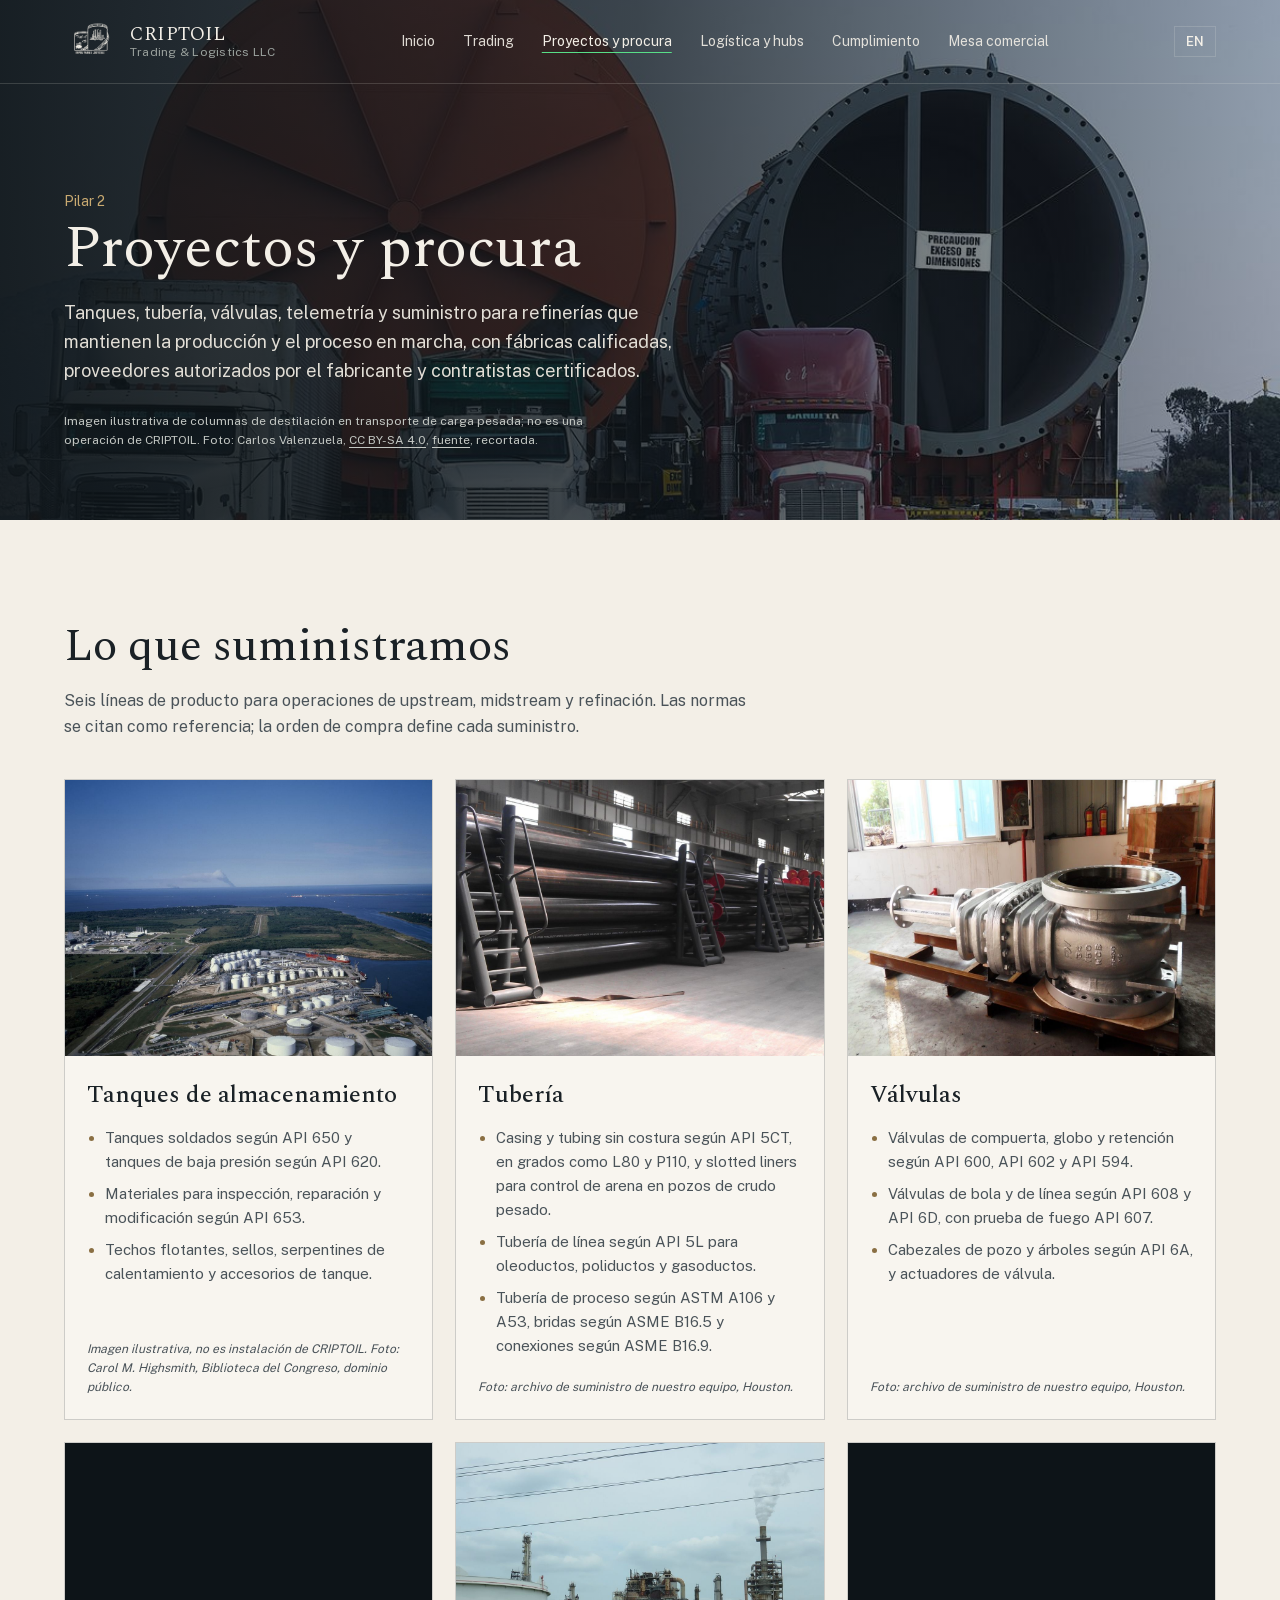
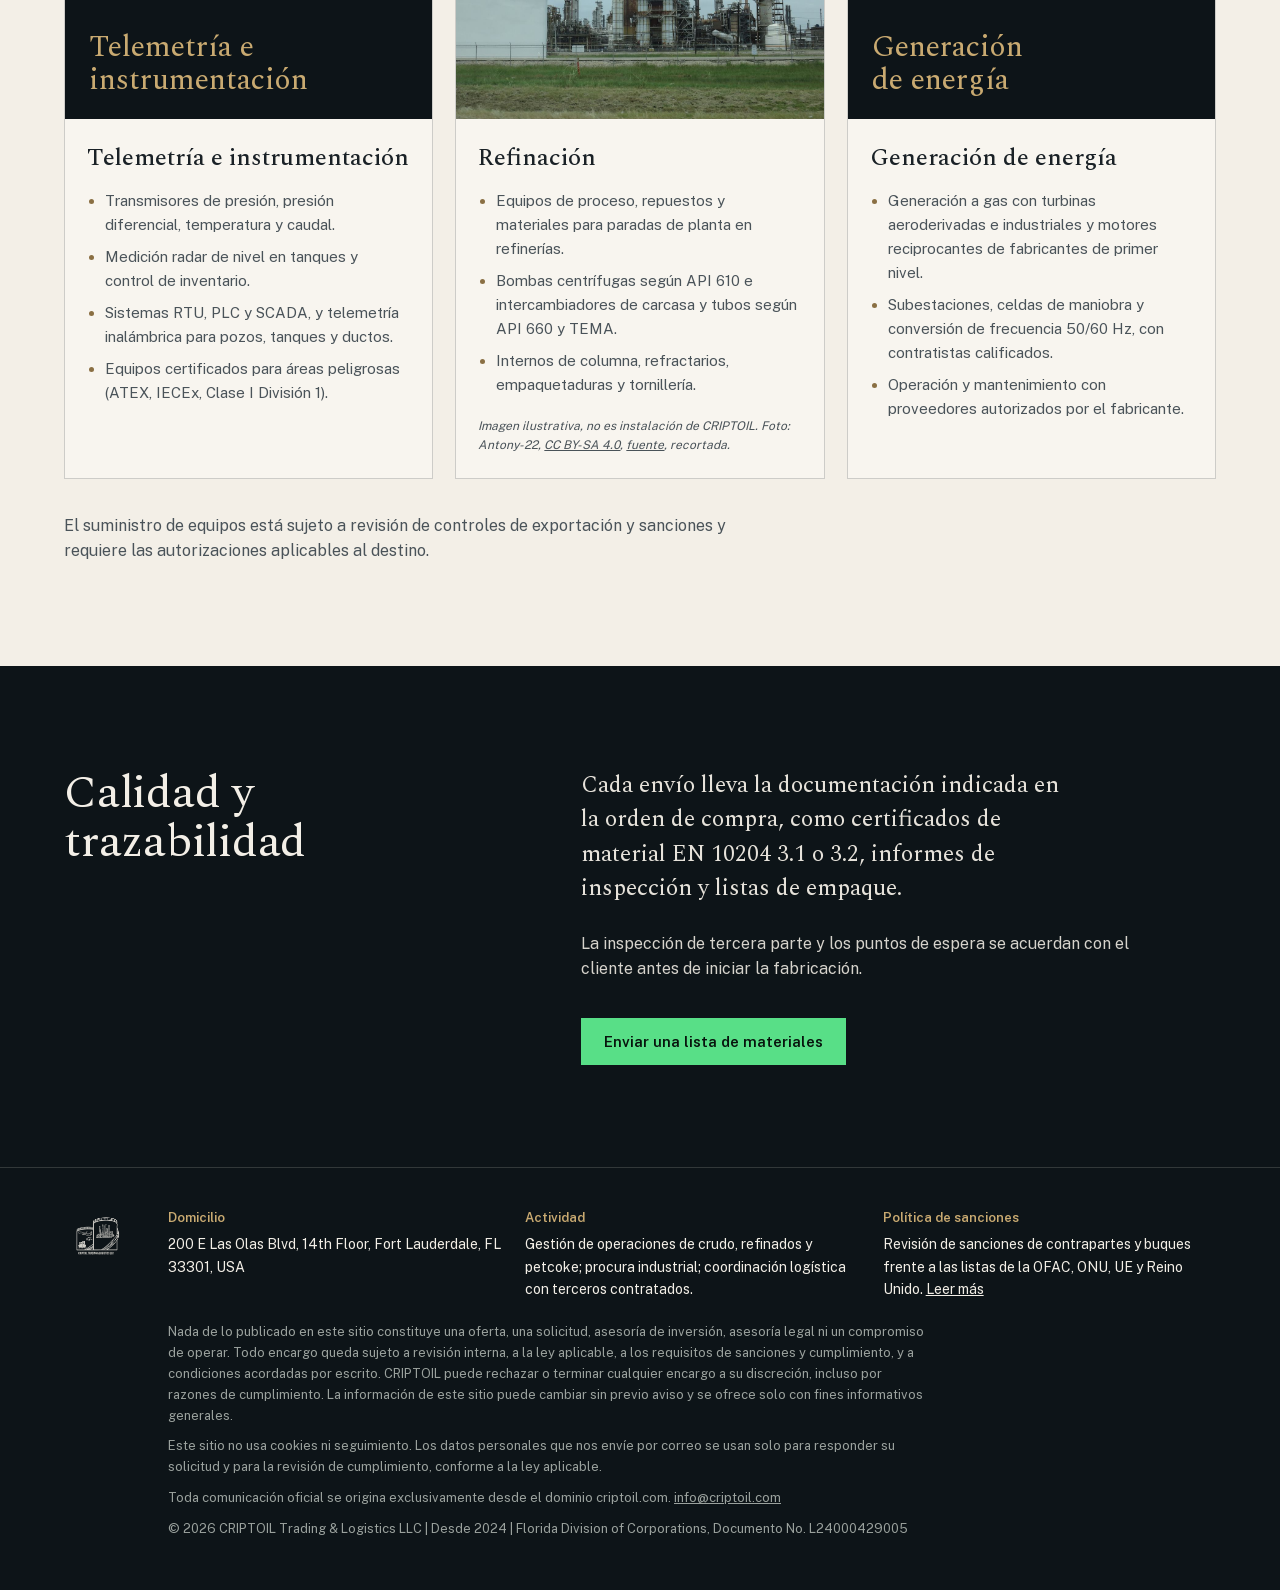
<file: es/projects.html>
<!DOCTYPE html>
<html lang="es">
<head>
<meta charset="UTF-8">
<meta name="viewport" content="width=device-width, initial-scale=1.0">
<title>Proyectos y procura | CRIPTOIL Trading &amp; Logistics LLC</title>
<meta name="description" content="Procura de tanques, tubería, válvulas, telemetría y equipos de refinería, y generación de energía a gas, con fabricantes y contratistas calificados.">
<link rel="canonical" href="https://www.criptoil.com/es/projects.html">
<link rel="alternate" hreflang="en" href="https://www.criptoil.com/en/projects.html">
<link rel="alternate" hreflang="es" href="https://www.criptoil.com/es/projects.html">
<link rel="alternate" hreflang="x-default" href="https://www.criptoil.com/en/projects.html">
<link rel="icon" type="image/png" href="../assets/img/favicon.png">
<meta property="og:site_name" content="CRIPTOIL Trading &amp; Logistics LLC">
<meta property="og:title" content="Proyectos y procura | CRIPTOIL Trading &amp; Logistics LLC">
<meta property="og:description" content="Procura de tanques, tubería, válvulas, telemetría y equipos de refinería, y generación de energía a gas, con fabricantes y contratistas calificados.">
<meta property="og:type" content="website">
<meta property="og:url" content="https://www.criptoil.com/es/projects.html">
<meta property="og:image" content="https://www.criptoil.com/assets/img/terminal-port-everglades.jpg">
<link rel="preload" href="../assets/fonts/Spectral-400.woff2" as="font" type="font/woff2" crossorigin>
<link rel="stylesheet" href="../assets/css/style.css?v=83a8fcfa5f">
<script type="application/ld+json">{"@context": "https://schema.org", "@type": "Organization", "name": "CRIPTOIL Trading & Logistics LLC", "url": "https://www.criptoil.com/", "email": "info@criptoil.com", "logo": "https://www.criptoil.com/assets/img/favicon.png", "address": {"@type": "PostalAddress", "streetAddress": "200 E Las Olas Blvd, 14th Floor", "addressLocality": "Fort Lauderdale", "addressRegion": "FL", "postalCode": "33301", "addressCountry": "US"}}</script>
<script src="../assets/js/main.js?v=83a8fcfa5f" defer></script>
</head>
<body>
<a class="skip" href="#main">Ir al contenido</a>
<header class="top wrap">
  <a class="brand" href="index.html" aria-label="CRIPTOIL Trading &amp; Logistics LLC">
    <img src="../assets/img/criptoil-logo-light.png" alt="" width="52" height="52">
    <span>CRIPTOIL<small>Trading &amp; Logistics LLC</small></span>
  </a>
  <nav class="nav" id="mainNav" aria-label="Principal"><a href="index.html">Inicio</a><a href="trading.html">Trading</a><a href="projects.html" aria-current="page">Proyectos y procura</a><a href="logistics.html">Logística y hubs</a><a href="compliance.html">Cumplimiento</a><a href="trade-desk.html">Mesa comercial</a></nav>
  <div class="tools">
    <a class="lang" href="../en/projects.html" hreflang="en" lang="en">EN</a>
    <button class="menu" id="menuBtn" type="button" aria-controls="mainNav" aria-expanded="false">Menú</button>
  </div>
</header>
<main id="main">
<section class="phead has-photo wrap" style="background-image:url('../assets/img/columns-heavy-lift.jpg')">
  <div class="hero-in"><p class="crumb">Pilar 2</p><h1>Proyectos y procura</h1><p>Tanques, tubería, válvulas, telemetría y suministro para refinerías que mantienen la producción y el proceso en marcha, con fábricas calificadas, proveedores autorizados por el fabricante y contratistas certificados.</p></div><p class="photo-credit">Imagen ilustrativa de columnas de destilación en transporte de carga pesada; no es una operación de CRIPTOIL. Foto: Carlos Valenzuela, <a href="https://creativecommons.org/licenses/by-sa/4.0/">CC BY-SA 4.0</a>, <a href="https://commons.wikimedia.org/wiki/File:Distillation_Towers_Tulap1.jpg">fuente</a>, recortada.</p>
</section>
<section class="band paper wrap" aria-labelledby="catT">
  <h2 id="catT">Lo que suministramos</h2>
  <p class="intro">Seis líneas de producto para operaciones de upstream, midstream y refinación. Las normas se citan como referencia; la orden de compra define cada suministro.</p>
  <div class="catalog"><article class="cat" id="tanks"><div class="ph"><img src="../assets/img/tanks-houston.jpg" alt="" loading="lazy" width="1200" height="900"></div><div class="bd"><h3>Tanques de almacenamiento</h3><ul><li>Tanques soldados según API 650 y tanques de baja presión según API 620.</li><li>Materiales para inspección, reparación y modificación según API 653.</li><li>Techos flotantes, sellos, serpentines de calentamiento y accesorios de tanque.</li></ul><p class="credit">Imagen ilustrativa, no es instalación de CRIPTOIL. Foto: Carol M. Highsmith, Biblioteca del Congreso, dominio público.</p></div></article><article class="cat" id="pipe"><div class="ph"><img src="../assets/img/pipe-yard.jpg" alt="" loading="lazy" width="1200" height="900"></div><div class="bd"><h3>Tubería</h3><ul><li>Casing y tubing sin costura según API 5CT, en grados como L80 y P110, y slotted liners para control de arena en pozos de crudo pesado.</li><li>Tubería de línea según API 5L para oleoductos, poliductos y gasoductos.</li><li>Tubería de proceso según ASTM A106 y A53, bridas según ASME B16.5 y conexiones según ASME B16.9.</li></ul><p class="credit">Foto: archivo de suministro de nuestro equipo, Houston.</p></div></article><article class="cat" id="valves"><div class="ph"><img src="../assets/img/valve-large.jpg" alt="" loading="lazy" width="1200" height="900"></div><div class="bd"><h3>Válvulas</h3><ul><li>Válvulas de compuerta, globo y retención según API 600, API 602 y API 594.</li><li>Válvulas de bola y de línea según API 608 y API 6D, con prueba de fuego API 607.</li><li>Cabezales de pozo y árboles según API 6A, y actuadores de válvula.</li></ul><p class="credit">Foto: archivo de suministro de nuestro equipo, Houston.</p></div></article><article class="cat" id="telemetry"><div class="ph word"><span>Telemetría e instrumentación</span></div><div class="bd"><h3>Telemetría e instrumentación</h3><ul><li>Transmisores de presión, presión diferencial, temperatura y caudal.</li><li>Medición radar de nivel en tanques y control de inventario.</li><li>Sistemas RTU, PLC y SCADA, y telemetría inalámbrica para pozos, tanques y ductos.</li><li>Equipos certificados para áreas peligrosas (ATEX, IECEx, Clase I División 1).</li></ul></div></article><article class="cat" id="refining"><div class="ph"><img src="../assets/img/refinery-houston.jpg" alt="" loading="lazy" width="1200" height="900"></div><div class="bd"><h3>Refinación</h3><ul><li>Equipos de proceso, repuestos y materiales para paradas de planta en refinerías.</li><li>Bombas centrífugas según API 610 e intercambiadores de carcasa y tubos según API 660 y TEMA.</li><li>Internos de columna, refractarios, empaquetaduras y tornillería.</li></ul><p class="credit">Imagen ilustrativa, no es instalación de CRIPTOIL. Foto: Antony-22, <a href="https://creativecommons.org/licenses/by-sa/4.0/">CC BY-SA 4.0</a>, <a href="https://commons.wikimedia.org/wiki/File:Oil_refinery_in_Houston_2018a.jpg">fuente</a>, recortada.</p></div></article><article class="cat" id="power"><div class="ph word"><span>Generación de energía</span></div><div class="bd"><h3>Generación de energía</h3><ul><li>Generación a gas con turbinas aeroderivadas e industriales y motores reciprocantes de fabricantes de primer nivel.</li><li>Subestaciones, celdas de maniobra y conversión de frecuencia 50/60 Hz, con contratistas calificados.</li><li>Operación y mantenimiento con proveedores autorizados por el fabricante.</li></ul></div></article></div>
  <p class="intro">El suministro de equipos está sujeto a revisión de controles de exportación y sanciones y requiere las autorizaciones aplicables al destino.</p>
</section>
<section class="band wrap">
  <div class="split"><h2>Calidad y trazabilidad</h2>
  <div><p class="lead">Cada envío lleva la documentación indicada en la orden de compra, como certificados de material EN 10204 3.1 o 3.2, informes de inspección y listas de empaque.</p>
  <p class="body-text">La inspección de tercera parte y los puntos de espera se acuerdan con el cliente antes de iniciar la fabricación.</p>
  <div class="actions"><a class="btn primary" href="trade-desk.html#projects">Enviar una lista de materiales</a></div></div></div>
</section>
</main>
<footer class="foot wrap">
  <img src="../assets/img/criptoil-logo-light.png" alt="" width="64" height="64">
  <div>
    <div class="kyc3">
      <p><b>Domicilio</b>200 E Las Olas Blvd, 14th Floor, Fort Lauderdale, FL 33301, USA</p>
      <p><b>Actividad</b>Gestión de operaciones de crudo, refinados y petcoke; procura industrial; coordinación logística con terceros contratados.</p>
      <p><b>Política de sanciones</b>Revisión de sanciones de contrapartes y buques frente a las listas de la OFAC, ONU, UE y Reino Unido. <a href="compliance.html">Leer más</a></p>
    </div>
    <p>Nada de lo publicado en este sitio constituye una oferta, una solicitud, asesoría de inversión, asesoría legal ni un compromiso de operar. Todo encargo queda sujeto a revisión interna, a la ley aplicable, a los requisitos de sanciones y cumplimiento, y a condiciones acordadas por escrito. CRIPTOIL puede rechazar o terminar cualquier encargo a su discreción, incluso por razones de cumplimiento. La información de este sitio puede cambiar sin previo aviso y se ofrece solo con fines informativos generales.</p>
    <p>Este sitio no usa cookies ni seguimiento. Los datos personales que nos envíe por correo se usan solo para responder su solicitud y para la revisión de cumplimiento, conforme a la ley aplicable.</p>
    <p>Toda comunicación oficial se origina exclusivamente desde el dominio criptoil.com. <a href="mailto:info@criptoil.com">info@criptoil.com</a></p>
    <p>&copy; 2026 CRIPTOIL Trading &amp; Logistics LLC | Desde 2024 | Florida Division of Corporations, Documento No. L24000429005</p>
  </div>
</footer>
</body>
</html>
</file>
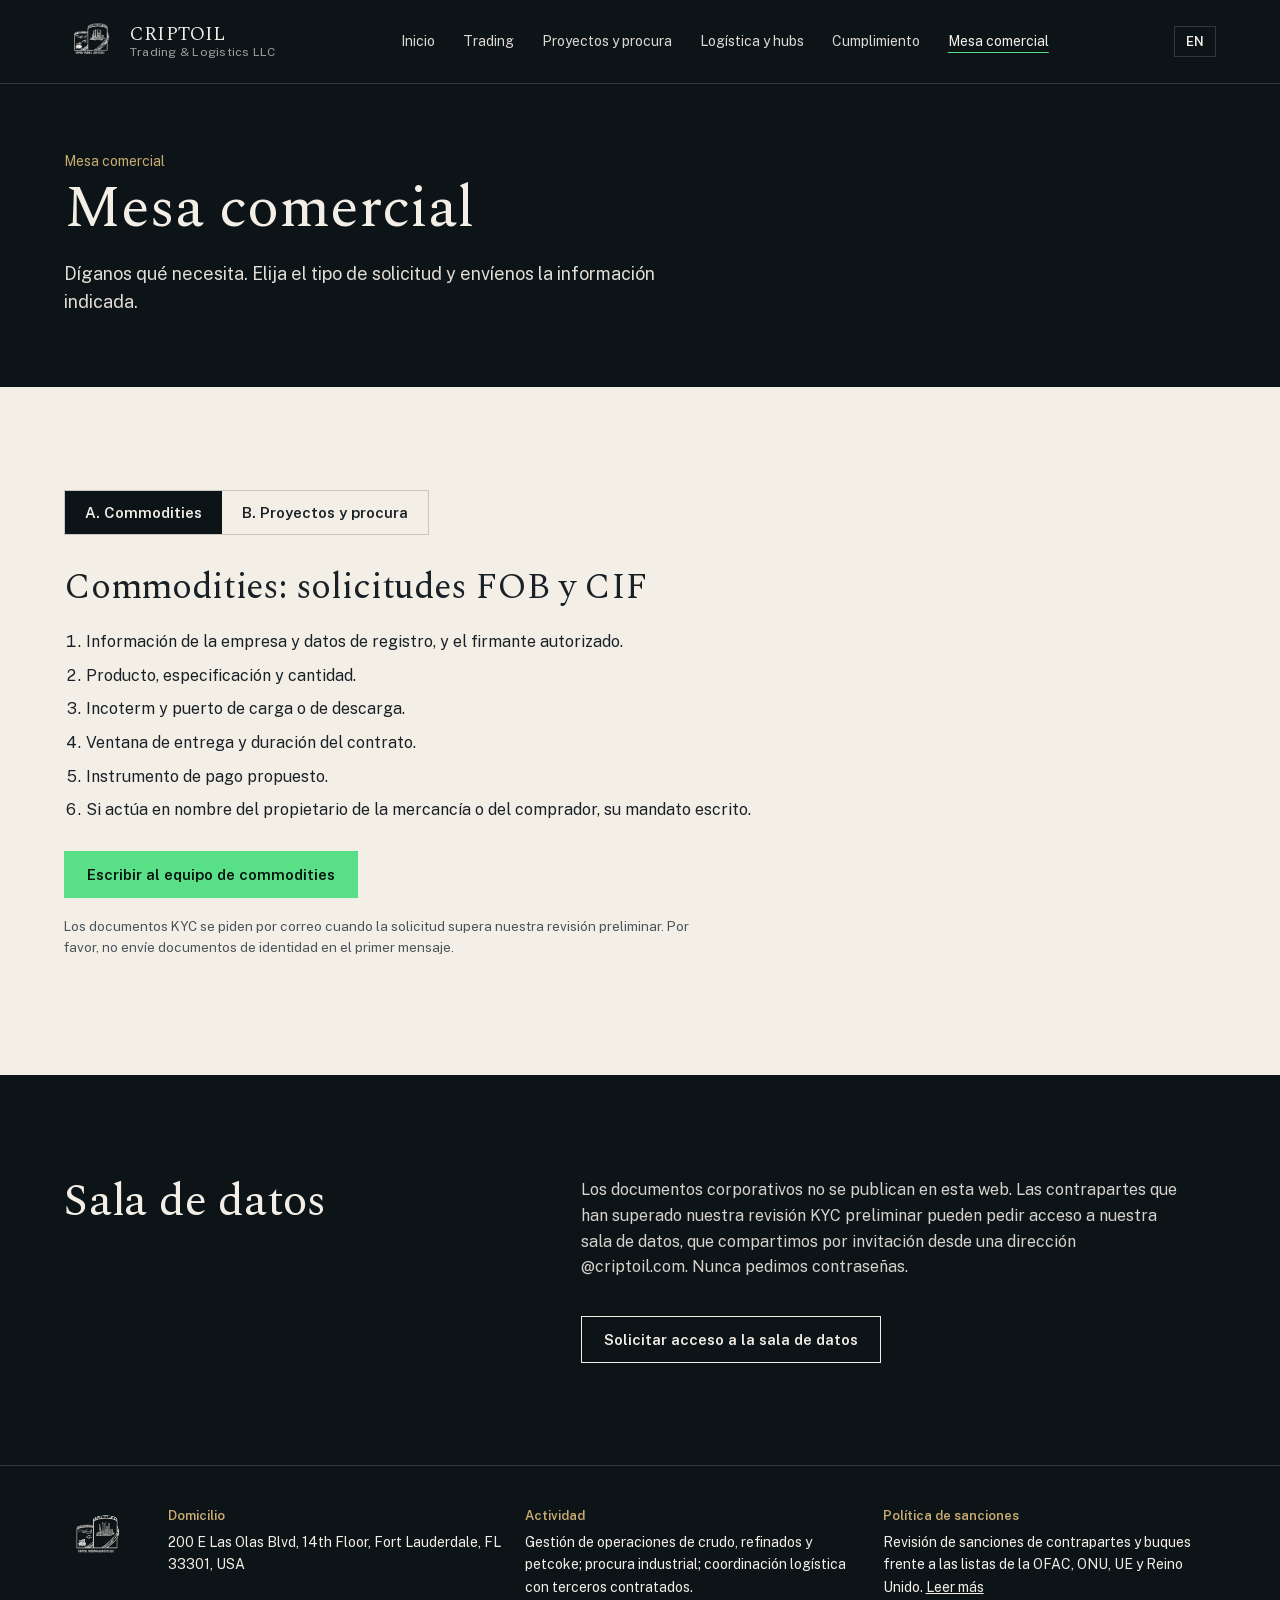
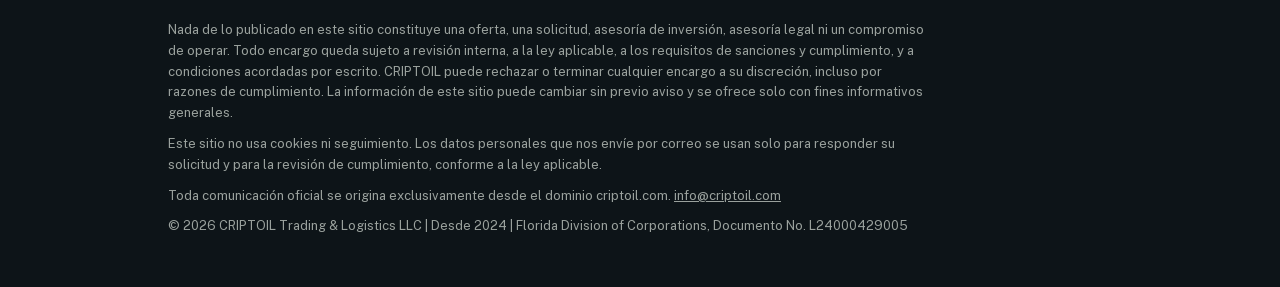
<file: es/trade-desk.html>
<!DOCTYPE html>
<html lang="es">
<head>
<meta charset="UTF-8">
<meta name="viewport" content="width=device-width, initial-scale=1.0">
<title>Mesa comercial | CRIPTOIL Trading &amp; Logistics LLC</title>
<meta name="description" content="Envíe a CRIPTOIL una solicitud de commodities o de proyectos y procura.">
<link rel="canonical" href="https://www.criptoil.com/es/trade-desk.html">
<link rel="alternate" hreflang="en" href="https://www.criptoil.com/en/trade-desk.html">
<link rel="alternate" hreflang="es" href="https://www.criptoil.com/es/trade-desk.html">
<link rel="alternate" hreflang="x-default" href="https://www.criptoil.com/en/trade-desk.html">
<link rel="icon" type="image/png" href="../assets/img/favicon.png">
<meta property="og:site_name" content="CRIPTOIL Trading &amp; Logistics LLC">
<meta property="og:title" content="Mesa comercial | CRIPTOIL Trading &amp; Logistics LLC">
<meta property="og:description" content="Envíe a CRIPTOIL una solicitud de commodities o de proyectos y procura.">
<meta property="og:type" content="website">
<meta property="og:url" content="https://www.criptoil.com/es/trade-desk.html">
<meta property="og:image" content="https://www.criptoil.com/assets/img/terminal-port-everglades.jpg">
<link rel="preload" href="../assets/fonts/Spectral-400.woff2" as="font" type="font/woff2" crossorigin>
<link rel="stylesheet" href="../assets/css/style.css?v=83a8fcfa5f">
<script type="application/ld+json">{"@context": "https://schema.org", "@type": "Organization", "name": "CRIPTOIL Trading & Logistics LLC", "url": "https://www.criptoil.com/", "email": "info@criptoil.com", "logo": "https://www.criptoil.com/assets/img/favicon.png", "address": {"@type": "PostalAddress", "streetAddress": "200 E Las Olas Blvd, 14th Floor", "addressLocality": "Fort Lauderdale", "addressRegion": "FL", "postalCode": "33301", "addressCountry": "US"}}</script>
<script src="../assets/js/main.js?v=83a8fcfa5f" defer></script>
</head>
<body>
<a class="skip" href="#main">Ir al contenido</a>
<header class="top wrap">
  <a class="brand" href="index.html" aria-label="CRIPTOIL Trading &amp; Logistics LLC">
    <img src="../assets/img/criptoil-logo-light.png" alt="" width="52" height="52">
    <span>CRIPTOIL<small>Trading &amp; Logistics LLC</small></span>
  </a>
  <nav class="nav" id="mainNav" aria-label="Principal"><a href="index.html">Inicio</a><a href="trading.html">Trading</a><a href="projects.html">Proyectos y procura</a><a href="logistics.html">Logística y hubs</a><a href="compliance.html">Cumplimiento</a><a href="trade-desk.html" aria-current="page">Mesa comercial</a></nav>
  <div class="tools">
    <a class="lang" href="../en/trade-desk.html" hreflang="en" lang="en">EN</a>
    <button class="menu" id="menuBtn" type="button" aria-controls="mainNav" aria-expanded="false">Menú</button>
  </div>
</header>
<main id="main">
<section class="phead wrap">
  <div class="hero-in"><p class="crumb">Mesa comercial</p><h1>Mesa comercial</h1><p>Díganos qué necesita. Elija el tipo de solicitud y envíenos la información indicada.</p></div>
</section>
<section class="band paper wrap">
  <div class="selector" role="tablist" aria-label="Tipo de solicitud">
    <button role="tab" id="tab-commodities" aria-controls="commodities" aria-selected="true" type="button">A. Commodities</button>
    <button role="tab" id="tab-projects" aria-controls="projects" aria-selected="false" type="button">B. Proyectos y procura</button>
  </div>
  <div class="panel" id="commodities" role="tabpanel" aria-labelledby="tab-commodities">
    <h2>Commodities: solicitudes FOB y CIF</h2>
    <ol class="checklist">
      <li>Información de la empresa y datos de registro, y el firmante autorizado.</li>
      <li>Producto, especificación y cantidad.</li>
      <li>Incoterm y puerto de carga o de descarga.</li>
      <li>Ventana de entrega y duración del contrato.</li>
      <li>Instrumento de pago propuesto.</li>
      <li>Si actúa en nombre del propietario de la mercancía o del comprador, su mandato escrito.</li>
    </ol>
    <a class="btn primary" href="mailto:info@criptoil.com?subject=Consulta%20de%20commodities">Escribir al equipo de commodities</a>
    <p class="small">Los documentos KYC se piden por correo cuando la solicitud supera nuestra revisión preliminar. Por favor, no envíe documentos de identidad en el primer mensaje.</p>
  </div>
  <div class="panel" id="projects" role="tabpanel" aria-labelledby="tab-projects">
    <h2>Proyectos y procura: licitaciones y cotizaciones</h2>
    <ol class="checklist">
      <li>Lista de materiales o especificación técnica.</li>
      <li>Normas aplicables, por ejemplo API 650, API 5L, API 6D o EN 10204 3.2.</li>
      <li>Cantidades, lugar de entrega y fecha requerida.</li>
      <li>Pliego y fecha límite, si los hay.</li>
    </ol>
    <a class="btn primary" href="mailto:info@criptoil.com?subject=Consulta%20de%20proyectos%20y%20procura">Escribir al equipo de proyectos</a>
  </div>
</section>
<section class="band wrap">
  <div class="split"><h2>Sala de datos</h2>
  <div><p class="body-text" style="margin-top:0">Los documentos corporativos no se publican en esta web. Las contrapartes que han superado nuestra revisión KYC preliminar pueden pedir acceso a nuestra sala de datos, que compartimos por invitación desde una dirección @criptoil.com. Nunca pedimos contraseñas.</p>
  <div class="actions"><a class="btn ghost" href="mailto:info@criptoil.com?subject=Solicitud%20de%20acceso%20a%20sala%20de%20datos">Solicitar acceso a la sala de datos</a></div></div></div>
</section>
</main>
<footer class="foot wrap">
  <img src="../assets/img/criptoil-logo-light.png" alt="" width="64" height="64">
  <div>
    <div class="kyc3">
      <p><b>Domicilio</b>200 E Las Olas Blvd, 14th Floor, Fort Lauderdale, FL 33301, USA</p>
      <p><b>Actividad</b>Gestión de operaciones de crudo, refinados y petcoke; procura industrial; coordinación logística con terceros contratados.</p>
      <p><b>Política de sanciones</b>Revisión de sanciones de contrapartes y buques frente a las listas de la OFAC, ONU, UE y Reino Unido. <a href="compliance.html">Leer más</a></p>
    </div>
    <p>Nada de lo publicado en este sitio constituye una oferta, una solicitud, asesoría de inversión, asesoría legal ni un compromiso de operar. Todo encargo queda sujeto a revisión interna, a la ley aplicable, a los requisitos de sanciones y cumplimiento, y a condiciones acordadas por escrito. CRIPTOIL puede rechazar o terminar cualquier encargo a su discreción, incluso por razones de cumplimiento. La información de este sitio puede cambiar sin previo aviso y se ofrece solo con fines informativos generales.</p>
    <p>Este sitio no usa cookies ni seguimiento. Los datos personales que nos envíe por correo se usan solo para responder su solicitud y para la revisión de cumplimiento, conforme a la ley aplicable.</p>
    <p>Toda comunicación oficial se origina exclusivamente desde el dominio criptoil.com. <a href="mailto:info@criptoil.com">info@criptoil.com</a></p>
    <p>&copy; 2026 CRIPTOIL Trading &amp; Logistics LLC | Desde 2024 | Florida Division of Corporations, Documento No. L24000429005</p>
  </div>
</footer>
</body>
</html>
</file>
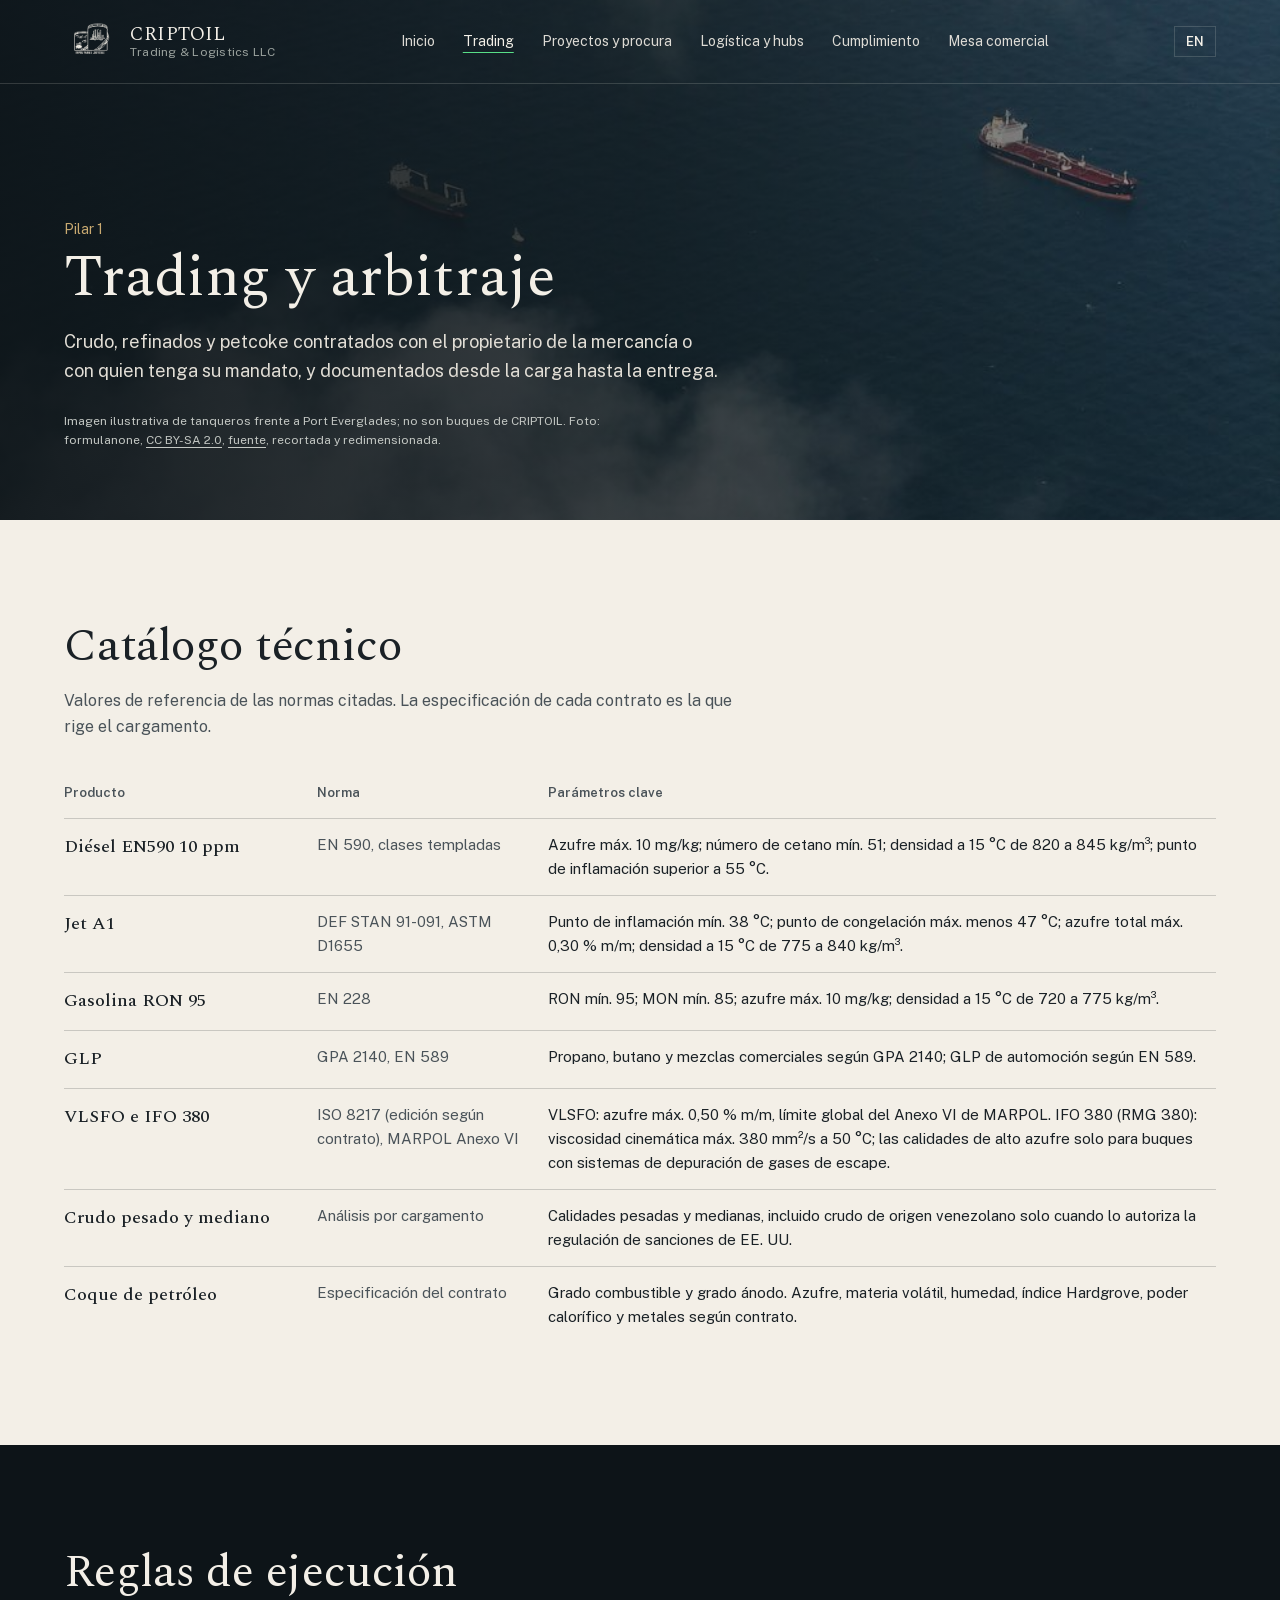
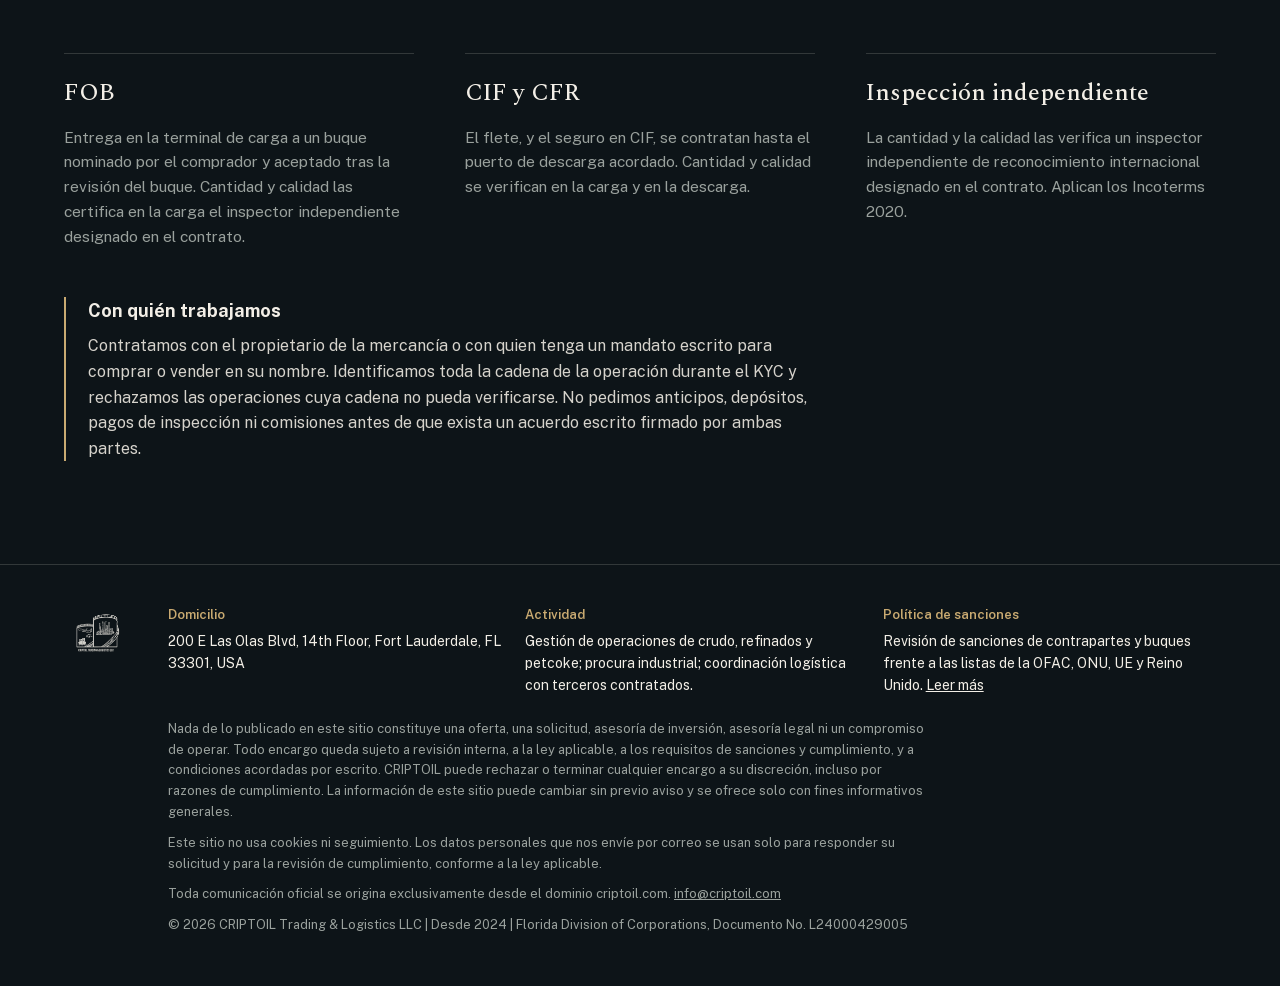
<file: es/trading.html>
<!DOCTYPE html>
<html lang="es">
<head>
<meta charset="UTF-8">
<meta name="viewport" content="width=device-width, initial-scale=1.0">
<title>Trading | CRIPTOIL Trading &amp; Logistics LLC</title>
<meta name="description" content="Trading físico de crudo, refinados y coque de petróleo en términos FOB, CIF y CFR, con inspección independiente designada en cada contrato.">
<link rel="canonical" href="https://www.criptoil.com/es/trading.html">
<link rel="alternate" hreflang="en" href="https://www.criptoil.com/en/trading.html">
<link rel="alternate" hreflang="es" href="https://www.criptoil.com/es/trading.html">
<link rel="alternate" hreflang="x-default" href="https://www.criptoil.com/en/trading.html">
<link rel="icon" type="image/png" href="../assets/img/favicon.png">
<meta property="og:site_name" content="CRIPTOIL Trading &amp; Logistics LLC">
<meta property="og:title" content="Trading | CRIPTOIL Trading &amp; Logistics LLC">
<meta property="og:description" content="Trading físico de crudo, refinados y coque de petróleo en términos FOB, CIF y CFR, con inspección independiente designada en cada contrato.">
<meta property="og:type" content="website">
<meta property="og:url" content="https://www.criptoil.com/es/trading.html">
<meta property="og:image" content="https://www.criptoil.com/assets/img/terminal-port-everglades.jpg">
<link rel="preload" href="../assets/fonts/Spectral-400.woff2" as="font" type="font/woff2" crossorigin>
<link rel="stylesheet" href="../assets/css/style.css?v=83a8fcfa5f">
<script type="application/ld+json">{"@context": "https://schema.org", "@type": "Organization", "name": "CRIPTOIL Trading & Logistics LLC", "url": "https://www.criptoil.com/", "email": "info@criptoil.com", "logo": "https://www.criptoil.com/assets/img/favicon.png", "address": {"@type": "PostalAddress", "streetAddress": "200 E Las Olas Blvd, 14th Floor", "addressLocality": "Fort Lauderdale", "addressRegion": "FL", "postalCode": "33301", "addressCountry": "US"}}</script>
<script src="../assets/js/main.js?v=83a8fcfa5f" defer></script>
</head>
<body>
<a class="skip" href="#main">Ir al contenido</a>
<header class="top wrap">
  <a class="brand" href="index.html" aria-label="CRIPTOIL Trading &amp; Logistics LLC">
    <img src="../assets/img/criptoil-logo-light.png" alt="" width="52" height="52">
    <span>CRIPTOIL<small>Trading &amp; Logistics LLC</small></span>
  </a>
  <nav class="nav" id="mainNav" aria-label="Principal"><a href="index.html">Inicio</a><a href="trading.html" aria-current="page">Trading</a><a href="projects.html">Proyectos y procura</a><a href="logistics.html">Logística y hubs</a><a href="compliance.html">Cumplimiento</a><a href="trade-desk.html">Mesa comercial</a></nav>
  <div class="tools">
    <a class="lang" href="../en/trading.html" hreflang="en" lang="en">EN</a>
    <button class="menu" id="menuBtn" type="button" aria-controls="mainNav" aria-expanded="false">Menú</button>
  </div>
</header>
<main id="main">
<section class="phead has-photo wrap" style="background-image:url('../assets/img/tankers-port-everglades.jpg')">
  <div class="hero-in"><p class="crumb">Pilar 1</p><h1>Trading y arbitraje</h1><p>Crudo, refinados y petcoke contratados con el propietario de la mercancía o con quien tenga su mandato, y documentados desde la carga hasta la entrega.</p></div><p class="photo-credit">Imagen ilustrativa de tanqueros frente a Port Everglades; no son buques de CRIPTOIL. Foto: formulanone, <a href="https://creativecommons.org/licenses/by-sa/2.0/">CC BY-SA 2.0</a>, <a href="https://commons.wikimedia.org/wiki/File:VariousTankers-NearPortEverglades-Dec2015.jpg">fuente</a>, recortada y redimensionada.</p>
</section>
<section class="band paper wrap" aria-labelledby="catT">
  <h2 id="catT">Catálogo técnico</h2>
  <p class="intro">Valores de referencia de las normas citadas. La especificación de cada contrato es la que rige el cargamento.</p>
  <div class="tablewrap"><table class="spec">
    <thead><tr><th scope="col">Producto</th><th scope="col">Norma</th><th scope="col">Parámetros clave</th></tr></thead>
    <tbody><tr><th scope="row">Diésel EN590 10 ppm</th><td>EN 590, clases templadas</td><td>Azufre máx. 10 mg/kg; número de cetano mín. 51; densidad a 15 °C de 820 a 845 kg/m³; punto de inflamación superior a 55 °C.</td></tr><tr><th scope="row">Jet A1</th><td>DEF STAN 91-091, ASTM D1655</td><td>Punto de inflamación mín. 38 °C; punto de congelación máx. menos 47 °C; azufre total máx. 0,30 % m/m; densidad a 15 °C de 775 a 840 kg/m³.</td></tr><tr><th scope="row">Gasolina RON 95</th><td>EN 228</td><td>RON mín. 95; MON mín. 85; azufre máx. 10 mg/kg; densidad a 15 °C de 720 a 775 kg/m³.</td></tr><tr><th scope="row">GLP</th><td>GPA 2140, EN 589</td><td>Propano, butano y mezclas comerciales según GPA 2140; GLP de automoción según EN 589.</td></tr><tr><th scope="row">VLSFO e IFO 380</th><td>ISO 8217 (edición según contrato), MARPOL Anexo VI</td><td>VLSFO: azufre máx. 0,50 % m/m, límite global del Anexo VI de MARPOL. IFO 380 (RMG 380): viscosidad cinemática máx. 380 mm²/s a 50 °C; las calidades de alto azufre solo para buques con sistemas de depuración de gases de escape.</td></tr><tr><th scope="row">Crudo pesado y mediano</th><td>Análisis por cargamento</td><td>Calidades pesadas y medianas, incluido crudo de origen venezolano solo cuando lo autoriza la regulación de sanciones de EE. UU.</td></tr><tr><th scope="row">Coque de petróleo</th><td>Especificación del contrato</td><td>Grado combustible y grado ánodo. Azufre, materia volátil, humedad, índice Hardgrove, poder calorífico y metales según contrato.</td></tr></tbody></table></div>
</section>
<section class="band wrap" aria-labelledby="exeT">
  <h2 id="exeT">Reglas de ejecución</h2>
  <div class="cols3">
    <article><h3>FOB</h3><p>Entrega en la terminal de carga a un buque nominado por el comprador y aceptado tras la revisión del buque. Cantidad y calidad las certifica en la carga el inspector independiente designado en el contrato.</p></article>
    <article><h3>CIF y CFR</h3><p>El flete, y el seguro en CIF, se contratan hasta el puerto de descarga acordado. Cantidad y calidad se verifican en la carga y en la descarga.</p></article>
    <article><h3>Inspección independiente</h3><p>La cantidad y la calidad las verifica un inspector independiente de reconocimiento internacional designado en el contrato. Aplican los Incoterms 2020.</p></article>
  </div>
  <div class="rules">
    <h3>Con quién trabajamos</h3>
    <p>Contratamos con el propietario de la mercancía o con quien tenga un mandato escrito para comprar o vender en su nombre. Identificamos toda la cadena de la operación durante el KYC y rechazamos las operaciones cuya cadena no pueda verificarse. No pedimos anticipos, depósitos, pagos de inspección ni comisiones antes de que exista un acuerdo escrito firmado por ambas partes.</p>
  </div>
</section>
</main>
<footer class="foot wrap">
  <img src="../assets/img/criptoil-logo-light.png" alt="" width="64" height="64">
  <div>
    <div class="kyc3">
      <p><b>Domicilio</b>200 E Las Olas Blvd, 14th Floor, Fort Lauderdale, FL 33301, USA</p>
      <p><b>Actividad</b>Gestión de operaciones de crudo, refinados y petcoke; procura industrial; coordinación logística con terceros contratados.</p>
      <p><b>Política de sanciones</b>Revisión de sanciones de contrapartes y buques frente a las listas de la OFAC, ONU, UE y Reino Unido. <a href="compliance.html">Leer más</a></p>
    </div>
    <p>Nada de lo publicado en este sitio constituye una oferta, una solicitud, asesoría de inversión, asesoría legal ni un compromiso de operar. Todo encargo queda sujeto a revisión interna, a la ley aplicable, a los requisitos de sanciones y cumplimiento, y a condiciones acordadas por escrito. CRIPTOIL puede rechazar o terminar cualquier encargo a su discreción, incluso por razones de cumplimiento. La información de este sitio puede cambiar sin previo aviso y se ofrece solo con fines informativos generales.</p>
    <p>Este sitio no usa cookies ni seguimiento. Los datos personales que nos envíe por correo se usan solo para responder su solicitud y para la revisión de cumplimiento, conforme a la ley aplicable.</p>
    <p>Toda comunicación oficial se origina exclusivamente desde el dominio criptoil.com. <a href="mailto:info@criptoil.com">info@criptoil.com</a></p>
    <p>&copy; 2026 CRIPTOIL Trading &amp; Logistics LLC | Desde 2024 | Florida Division of Corporations, Documento No. L24000429005</p>
  </div>
</footer>
</body>
</html>
</file>
<file: assets/css/style.css>
/* CRIPTOIL Trading & Logistics LLC */
/* tipografías alojadas en el sitio (SIL Open Font License), sin llamadas a terceros */
@font-face{font-family:'Spectral';font-style:normal;font-weight:400;font-display:swap;src:url("../fonts/Spectral-400.woff2") format("woff2")}
@font-face{font-family:'Spectral';font-style:normal;font-weight:500;font-display:swap;src:url("../fonts/Spectral-500.woff2") format("woff2")}
@font-face{font-family:'Public Sans';font-style:normal;font-weight:100 900;font-display:swap;src:url("../fonts/PublicSans-var.woff2") format("woff2")}

:root{
  --ink:#0d1418;      /* fondo oscuro, tinta del puerto de noche */
  --ink-2:#141d22;
  --land:#1c262c;
  --paper:#f3efe7;
  --paper-2:#e9e3d7;
  --signal:#58df87;   /* verde de señal: solo acción principal y puntos del mapa */
  --brass:#c9aa71;
  --stone:#9aa19d;
  --text-dark:#1a2126;
  --muted-dark:#4a5359;
  --line:rgba(243,239,231,.16);
  --line-dark:rgba(13,20,24,.18);
  --serif:'Spectral',Georgia,'Times New Roman',serif;
  --sans:'Public Sans',Arial,Helvetica,sans-serif;
  --gutter:clamp(20px,5vw,80px);
}
*{box-sizing:border-box}
html{scroll-behavior:smooth;-webkit-text-size-adjust:100%}
@media (prefers-reduced-motion:reduce){html{scroll-behavior:auto}}
body{margin:0;background:var(--ink);color:var(--paper);font:16px/1.6 var(--sans)}
img{max-width:100%;display:block}
a{color:inherit}
a:focus-visible,button:focus-visible{outline:2px solid var(--signal);outline-offset:3px}
html[lang="en"] .es{display:none}
html[lang="es"] .en{display:none}
.wrap{padding-left:var(--gutter);padding-right:var(--gutter)}
.skip{position:absolute;left:-9999px}
.skip:focus{left:16px;top:16px;z-index:20;background:var(--paper);color:var(--ink);padding:8px 12px}

/* cabecera */
.top{position:absolute;inset:0 0 auto 0;z-index:10;display:flex;align-items:center;justify-content:space-between;gap:24px;height:84px;border-bottom:1px solid var(--line)}
.brand{display:flex;align-items:center;gap:14px;text-decoration:none}
.brand img{width:52px;height:52px}
.brand span{font-family:var(--serif);font-size:19px;line-height:1.15;letter-spacing:.01em}
.brand small{display:block;font-family:var(--sans);font-size:12px;color:var(--stone);letter-spacing:.02em}
.nav{display:flex;align-items:center;gap:28px}
.nav a{font-size:14px;text-decoration:none;opacity:.9}
.nav a:hover{opacity:1;text-decoration:underline;text-underline-offset:5px}
.lang{background:none;border:1px solid var(--line);color:var(--paper);font:600 13px var(--sans);padding:7px 11px;cursor:pointer}
.menu{display:none;background:none;border:1px solid var(--line);color:var(--paper);font:600 13px var(--sans);padding:7px 11px;cursor:pointer}

/* portada */
.hero{position:relative;min-height:min(92vh,860px);display:flex;align-items:flex-end;padding-top:150px;padding-bottom:84px;background:#0d1418 url("../img/terminal-port-everglades.jpg") center 40%/cover no-repeat}
.hero:before{content:"";position:absolute;inset:0;background:linear-gradient(90deg,rgba(13,20,24,.92) 0%,rgba(13,20,24,.72) 45%,rgba(13,20,24,.2) 100%),linear-gradient(0deg,rgba(13,20,24,.7),transparent 50%)}
.hero-in{position:relative;max-width:820px}
.hero h1{font-family:var(--serif);font-weight:400;font-size:clamp(40px,5.6vw,80px);line-height:1.02;letter-spacing:-.01em;margin:0 0 26px}
.hero p{font-size:clamp(17px,1.4vw,19px);max-width:560px;margin:0;color:#e2ded6}
.actions{display:flex;flex-wrap:wrap;gap:14px;margin-top:36px}
.btn{display:inline-block;padding:14px 22px;font:600 15px var(--sans);text-decoration:none;border:1px solid var(--paper)}
.btn.primary{background:var(--signal);border-color:var(--signal);color:#08140d}
.btn.primary:hover{background:#7ce8a2}
.btn.ghost:hover{background:rgba(243,239,231,.08)}
.photo-credit{position:absolute;right:var(--gutter);bottom:18px;font-size:12px;color:var(--stone);max-width:46ch;text-align:right}
.photo-credit a{text-underline-offset:3px}

/* bloques */
.band{padding-top:clamp(64px,8vw,110px);padding-bottom:clamp(64px,8vw,110px)}
.band.paper{background:var(--paper);color:var(--text-dark)}
.band.ink2{background:var(--ink-2)}
h2{font-family:var(--serif);font-weight:400;font-size:clamp(32px,3.6vw,52px);line-height:1.08;letter-spacing:-.005em;margin:0;max-width:20ch}
.split{display:grid;grid-template-columns:minmax(0,.9fr) minmax(0,1.3fr);gap:clamp(28px,6vw,90px);align-items:start}
.lead{font-family:var(--serif);font-size:clamp(20px,1.8vw,25px);line-height:1.5;margin:0;max-width:40ch;color:#e6e2da}
.band.paper .lead{color:var(--text-dark)}
.cols3{display:grid;grid-template-columns:repeat(3,minmax(0,1fr));gap:clamp(24px,4vw,56px);margin-top:56px}
.cols3 h3{font-family:var(--serif);font-weight:500;font-size:24px;margin:0 0 12px}
.cols3 p{margin:0;font-size:15.5px;max-width:42ch}
.band.paper .cols3 article{border-top:1px solid var(--line-dark);padding-top:20px}
.band.paper .cols3 p{color:var(--muted-dark)}

/* fotos */
.photos{display:grid;grid-template-columns:1.55fr 1fr;gap:18px;padding-top:18px;padding-bottom:18px;background:var(--paper)}
.photos figure{margin:0;background:var(--ink)}
.photos img{width:100%;height:clamp(300px,42vw,560px);object-fit:cover}
.photos figcaption{padding:14px 18px 16px;font-size:14px;color:var(--paper)}
.photos figcaption small{display:block;color:var(--stone);font-size:12px;margin-top:4px}
.photos-note{background:var(--paper);color:var(--muted-dark);font-size:13px;padding-bottom:34px;margin:0}

/* red */
.net-head{display:flex;justify-content:space-between;align-items:end;gap:40px;flex-wrap:wrap}
.net-head p{color:var(--stone);max-width:52ch;margin:0}
.map{margin-top:40px;border:1px solid var(--line)}
.hubs{list-style:none;padding:0;margin:22px 0 0;display:grid;grid-template-columns:repeat(5,minmax(0,1fr));gap:16px}
.hubs li{border-top:1px solid var(--line);padding-top:12px;font-size:15px}
.hubs li span{display:block;color:var(--stone);font-size:13px}
.hubs li.hq{border-top-color:var(--brass)}

/* servicios */
.services .cols3 article{border-top:1px solid var(--line);padding-top:20px}
.services .cols3 p{color:var(--stone)}

/* equipo */
.team{list-style:none;padding:0;margin:28px 0 0;border-top:1px solid var(--line)}
.team li{border-bottom:1px solid var(--line);padding:15px 0;font-size:16px}
.body-text{color:#d6d3cc;max-width:60ch;margin:24px 0 0}

/* proceso: aquí sí hay secuencia */
.steps{list-style:none;counter-reset:s;padding:0;margin:52px 0 0;display:grid;grid-template-columns:repeat(4,minmax(0,1fr));gap:28px}
.steps li{counter-increment:s;border-top:1px solid var(--line-dark);padding-top:16px}
.steps li:before{content:counter(s);font-family:var(--serif);font-size:30px;color:#8a6f43;display:block;margin-bottom:16px}
.steps h3{font-size:17px;margin:0 0 8px}
.steps p{margin:0;font-size:15px;color:var(--muted-dark)}

/* cumplimiento */
.compliance p{color:#d6d3cc;max-width:66ch;margin:0 0 16px}

/* contacto */
.contact-grid{display:grid;grid-template-columns:minmax(0,1fr) minmax(0,1fr);gap:clamp(28px,6vw,90px);align-items:start}
.email{display:inline-block;margin-top:28px;font-family:var(--serif);font-size:clamp(24px,2.4vw,34px);text-decoration:none;border-bottom:1px solid var(--signal);padding-bottom:6px}
.address{margin-top:26px;color:#d6d3cc;font-style:normal}
.office{margin:0}
.office img{width:100%;border:1px solid var(--line)}
.office figcaption{font-size:13px;color:var(--stone);margin-top:10px}

/* pie */
.foot{border-top:1px solid var(--line);padding-top:40px;padding-bottom:40px;display:grid;grid-template-columns:auto 1fr;gap:28px 40px;font-size:13px;color:var(--stone)}
.foot img{width:64px;height:64px;opacity:.85}
.foot p{margin:0 0 10px;max-width:95ch}
.foot .credits{font-size:12px}

@media (max-width:900px){
  .split,.contact-grid{grid-template-columns:1fr}
  .cols3,.steps{grid-template-columns:1fr}
  .photos{grid-template-columns:1fr}
  .hubs{grid-template-columns:repeat(2,minmax(0,1fr))}
  .nav{display:none;position:absolute;top:84px;left:0;right:0;flex-direction:column;align-items:flex-start;gap:0;background:var(--ink);border-bottom:1px solid var(--line);padding:8px var(--gutter) 16px}
  .nav.open{display:flex}
  .nav a{padding:12px 0;font-size:16px}
  .menu{display:inline-block}
  .brand span{font-size:16px}
  .brand img{width:44px;height:44px}
  .photo-credit{position:static;text-align:left;margin-top:28px}
  .hero{flex-direction:column;align-items:flex-start;justify-content:flex-end}
  .foot{grid-template-columns:1fr}
}

/* ===== v2: sitio de seis secciones (Board 2026-10-28) ===== */
.tools{display:flex;gap:10px;align-items:center}
a.lang{text-decoration:none;display:inline-block}
.nav a[aria-current="page"]{opacity:1;text-decoration:underline;text-decoration-color:var(--signal);text-underline-offset:6px}

/* cabecera de página interior */
.phead{position:relative;padding-top:150px;padding-bottom:70px;background:var(--ink)}
.phead.has-photo{background:#0d1418 var(--bg) center 45%/cover no-repeat;min-height:520px;display:flex;align-items:flex-end}
.phead.has-photo:before{content:"";position:absolute;inset:0;background:linear-gradient(90deg,rgba(13,20,24,.94) 0%,rgba(13,20,24,.75) 50%,rgba(13,20,24,.3) 100%)}
.phead .hero-in{position:relative;max-width:780px}
.phead h1{font-family:var(--serif);font-weight:400;font-size:clamp(38px,4.6vw,64px);line-height:1.04;margin:6px 0 20px}
.phead p{margin:0;max-width:60ch;color:#e2ded6;font-size:18px}
.crumb{color:var(--brass)!important;font-size:14px!important;margin-bottom:6px!important}

/* acrónimo: la firma de la portada */
.acronym{background:var(--ink-2);padding-top:44px;padding-bottom:44px;border-top:1px solid var(--line);border-bottom:1px solid var(--line)}
.acr-title{font-size:20px;font-family:var(--sans);font-weight:600;max-width:none;margin-bottom:22px;color:var(--stone)}
.acr{list-style:none;padding:0;margin:0;display:grid;grid-template-columns:repeat(8,minmax(0,1fr));gap:0;border-left:1px solid var(--line)}
.acr li{border-right:1px solid var(--line);padding:4px 14px 6px}
.acr b{display:block;font-family:var(--serif);font-weight:500;font-size:clamp(40px,4.4vw,64px);line-height:1;color:var(--paper)}
.acr li:nth-child(n+6) b{color:var(--brass)}
.acr span{display:block;font-size:13px;line-height:1.35;color:var(--stone);margin-top:10px}
.acr-note{margin:22px 0 0;color:#d6d3cc}

/* pilares */
.pillars{display:grid;grid-template-columns:repeat(3,minmax(0,1fr));gap:22px;margin-top:44px}
.pillar{display:flex;flex-direction:column;text-decoration:none;color:var(--text-dark);border:1px solid var(--line-dark);background:#f8f5ef;padding:26px 24px 22px}
.pillar h3{font-family:var(--serif);font-weight:500;font-size:26px;margin:0 0 12px}
.pillar p{margin:0 0 22px;color:var(--muted-dark);font-size:15.5px}
.pillar .go{margin-top:auto;font-weight:600;font-size:14px;border-bottom:1px solid var(--text-dark);align-self:flex-start}
.pillar:hover{border-color:var(--text-dark)}

/* mapa interactivo */
.mapwrap{margin-top:36px;border:1px solid var(--line)}
.hubmap{display:block;width:100%;height:auto}
.hubmap .lbl{fill:#f3efe7;font:15px var(--sans)}
.hubmap .pin{cursor:pointer}
.hubmap .pin:focus{outline:none}
.hubmap .pin:focus circle:nth-child(2),.hubmap .pin.on circle:nth-child(2){stroke:#f3efe7;stroke-width:3;r:8}
.hublist{display:grid;grid-template-columns:repeat(3,minmax(0,1fr));gap:0 28px;margin-top:22px}
.hub{border-top:1px solid var(--line);padding:12px 0}
.hub summary{cursor:pointer;list-style:none;display:flex;flex-direction:column}
.hub summary::-webkit-details-marker{display:none}
.hub summary b{font-weight:600}
.hub summary span{color:var(--stone);font-size:13px}
.hub p{margin:8px 0 0;color:#d6d3cc;font-size:15px}
.hub[open]{border-top-color:var(--signal)}
.credits{font-size:12px;color:var(--stone);margin:22px 0 0}

/* tabla técnica */
.intro{color:var(--muted-dark);max-width:70ch;margin:16px 0 0}
.tablewrap{overflow-x:auto;margin-top:30px}
table.spec{width:100%;border-collapse:collapse;font-size:15px;min-width:640px}
.spec th,.spec td{text-align:left;vertical-align:top;padding:14px 16px 14px 0;border-top:1px solid var(--line-dark)}
.spec thead th{font-size:13px;color:var(--muted-dark);font-weight:600;border-top:0}
.spec tbody th{font-family:var(--serif);font-weight:500;font-size:18px;width:22%}
.spec td:nth-child(2){width:20%;color:var(--muted-dark)}
.rules{margin-top:48px;border-left:2px solid var(--brass);padding-left:22px;max-width:75ch}
.rules h3{margin:0 0 8px;font-size:18px}
.rules p{margin:0;color:#d6d3cc}
.cols3 article{border-top:1px solid var(--line);padding-top:20px}
.cols3 article p{color:var(--stone)}
.band.paper .cols3 article{border-top-color:var(--line-dark)}
.band.paper .cols3 article p{color:var(--muted-dark)}

/* proyectos */
.division+.division{margin-top:56px}
.specs{margin:24px 0 0;padding-left:20px;max-width:75ch}
.specs li{margin:0 0 10px;color:var(--text-dark)}
.specs li::marker{color:#8a6f43}

/* cumplimiento */
.warning{border:1px solid var(--brass);padding:28px 30px;max-width:80ch}
.warning h2{font-size:clamp(26px,2.6vw,36px)}
.warning p{margin:14px 0 0;color:#e2ded6}
.profile{display:grid;grid-template-columns:max-content 1fr;gap:12px 28px;margin:0}
.profile dt{color:var(--stone);font-size:14px}
.profile dd{margin:0}

/* mesa comercial */
.selector{display:flex;gap:0;border:1px solid var(--line-dark);width:max-content;max-width:100%}
.selector button{background:none;border:0;padding:13px 20px;font:600 15px var(--sans);color:var(--text-dark);cursor:pointer}
.selector button[aria-selected="true"]{background:var(--ink);color:var(--paper)}
.panel{margin-top:34px}
.panel h2{font-size:clamp(26px,2.8vw,38px);max-width:none}
.checklist{margin:22px 0 28px;padding-left:22px;max-width:70ch;color:var(--text-dark)}
.checklist li{margin-bottom:8px}
.small{font-size:13.5px;color:var(--muted-dark);max-width:70ch;margin-top:18px}
.js .panel[hidden]{display:none}

/* pie: tres datos que busca un analista bancario */
.kyc3{display:grid;grid-template-columns:repeat(3,minmax(0,1fr));gap:24px;margin-bottom:22px;color:var(--paper);font-size:14px}
.kyc3 p{margin:0}
.kyc3 b{display:block;color:var(--brass);font-weight:600;font-size:13px;margin-bottom:4px}

@media (max-width:900px){
  .acr{grid-template-columns:repeat(4,minmax(0,1fr))}
  .acr li{border-bottom:1px solid var(--line);padding-bottom:12px}
  .pillars,.hublist,.kyc3{grid-template-columns:1fr}
  .profile{grid-template-columns:1fr}
  .phead{padding-top:120px}
}

@media (max-width:700px){.hubmap .lbl{font-size:30px}}
.profile+.office{margin-top:30px}

/* ===== v3 (Board 2026-10-28): cabeceras con foto, desde 2024, catálogo de procura ===== */
.phead.has-photo{background:none;background-color:#0d1418;background-position:center 45%;background-size:cover;background-repeat:no-repeat}
.since{font-size:15px!important;color:var(--brass)!important;margin:0 0 14px!important;letter-spacing:.02em}
.catalog{display:grid;grid-template-columns:repeat(3,minmax(0,1fr));gap:22px;margin-top:40px;margin-bottom:34px}
.cat{background:#f8f5ef;border:1px solid var(--line-dark);display:flex;flex-direction:column}
.cat .ph{aspect-ratio:4/3;overflow:hidden;background:var(--paper-2)}
.cat .ph img{width:100%;height:100%;object-fit:cover}
.cat .ph.word{background:var(--ink);display:flex;align-items:flex-end;padding:22px 24px}
.cat .ph.word span{font-family:var(--serif);font-size:30px;line-height:1.1;color:var(--brass);max-width:12ch}
.cat .bd{padding:20px 22px 22px;display:flex;flex-direction:column;flex:1}
.cat h3{font-family:var(--serif);font-weight:500;font-size:24px;margin:0 0 12px;color:var(--text-dark)}
.cat ul{margin:0;padding-left:18px;color:var(--muted-dark);font-size:15px}
.cat li{margin-bottom:8px}
.cat li::marker{color:#8a6f43}
.cat .credit{margin:auto 0 0;padding-top:12px;font-size:12px;color:var(--muted-dark);font-style:italic}
.cat .credit a{color:inherit}
@media (max-width:1100px){.catalog{grid-template-columns:repeat(2,minmax(0,1fr))}}
@media (max-width:700px){.catalog{grid-template-columns:1fr}}

/* crédito de la foto de cabecera: siempre bajo el texto, nunca encima */
.phead.has-photo{flex-direction:column;align-items:flex-start;justify-content:flex-end}
.phead .photo-credit{position:relative;right:auto;bottom:auto;text-align:left;margin:26px 0 0;max-width:70ch;font-size:12px;color:#c4c8c4}
</file>
